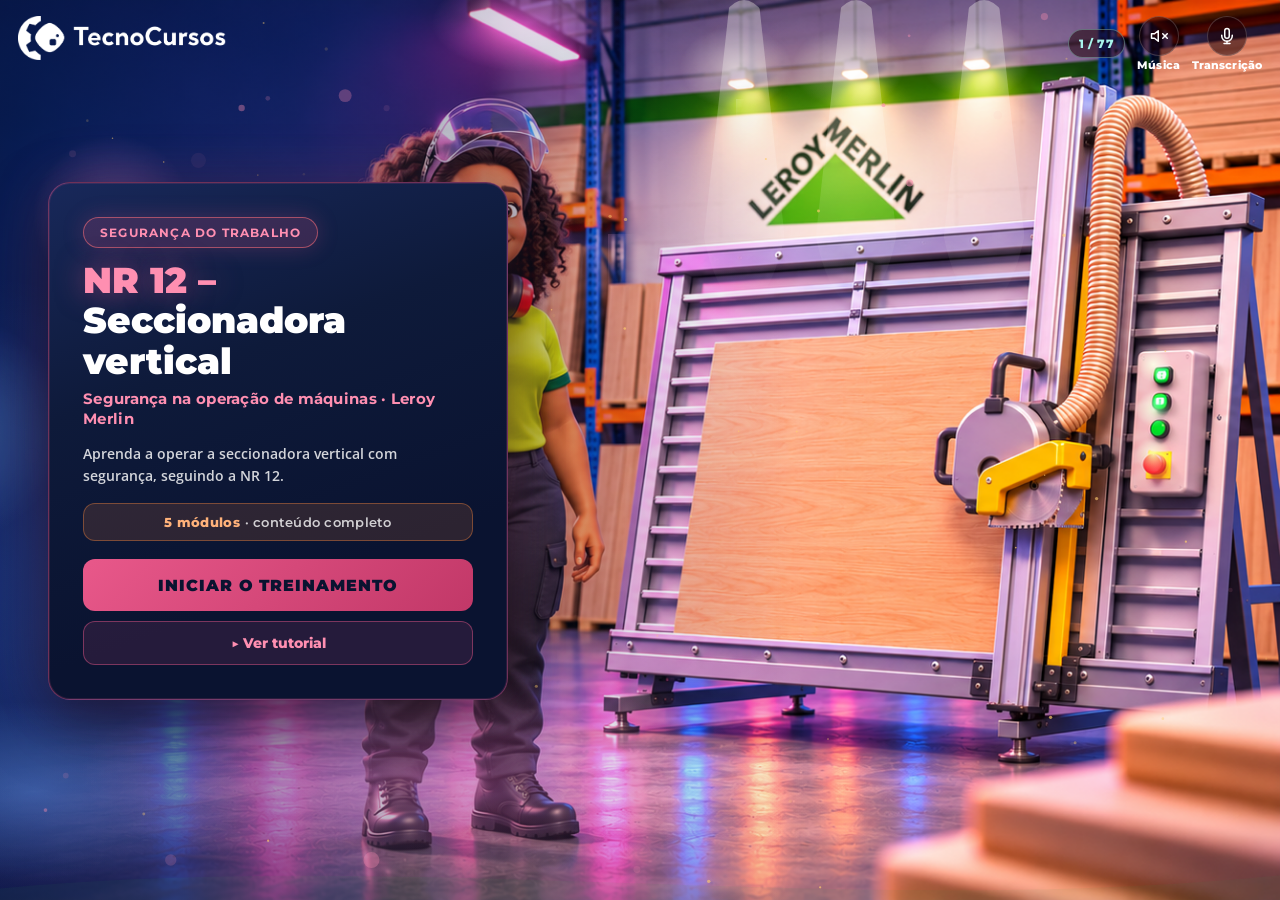
<file: index.html>
<!DOCTYPE html>
<html lang="pt-BR">
<head>
  <meta charset="UTF-8">
  <meta http-equiv="refresh" content="0; url=sessao-aprender.html">
  <link rel="canonical" href="sessao-aprender.html">
  <title>NR 12 – Seccionadora vertical</title>
  <script>location.replace('sessao-aprender.html');</script>
</head>
<body>
  <p style="font-family:Montserrat,sans-serif;padding:24px">
    Abrindo a sessão…
    <a href="sessao-aprender.html">Clique aqui se não abrir</a>
  </p>
</body>
</html>
</file>
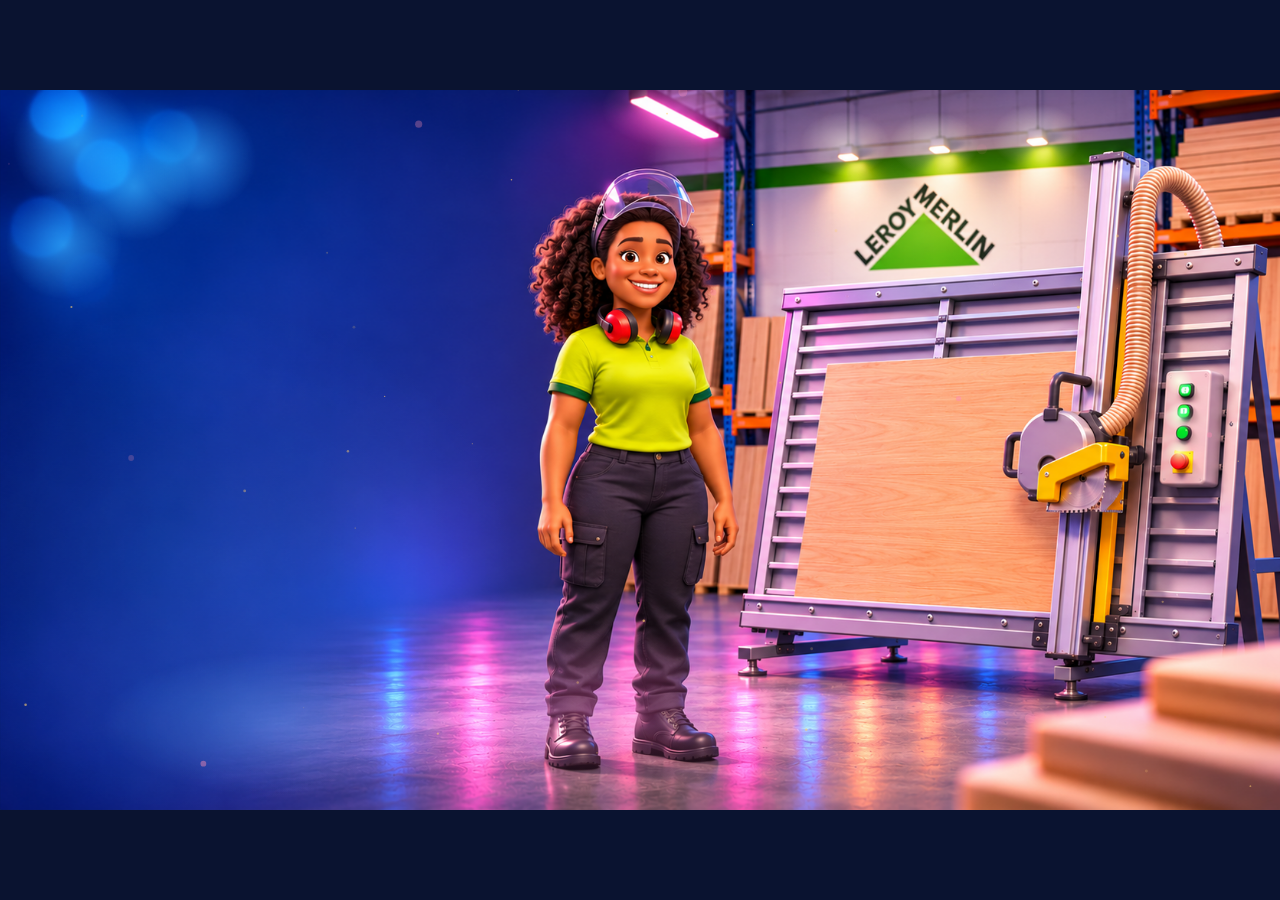
<file: capa-animada-teste.html>
<!doctype html>
<html lang="pt-BR"><head><meta charset="utf-8"><meta name="viewport" content="width=device-width,initial-scale=1">
<title>Teste da capa animada</title>
<style>
html,body{margin:0;height:100%;background:#0A1330}
.stage{position:relative;width:min(100vw,calc(100vh*16/9));aspect-ratio:16/9;margin:0 auto;overflow:hidden;top:50%;transform:translateY(-50%)}
.stage img{position:absolute;inset:0;width:100%;height:100%;display:block}
.g{position:absolute;border-radius:50%;pointer-events:none;mix-blend-mode:screen}
.led{width:2.2%;height:3.9%;background:radial-gradient(closest-side,rgba(110,255,150,.9),rgba(110,255,150,0));animation:blink 1.8s steps(1) infinite}
.led.l1{left:91%;top:38.5%}.led.l2{left:91%;top:43.5%;animation-delay:.6s;animation-duration:2.3s}.led.l3{left:91%;top:48.5%;animation-delay:1.1s}
.sign{left:63%;top:9%;width:18%;height:22%;background:radial-gradient(closest-side,rgba(130,235,90,.3),rgba(130,235,90,0));animation:pulse 3s ease-in-out infinite}
.lamp{width:7%;height:9%;background:radial-gradient(closest-side,rgba(255,255,230,.45),rgba(255,255,230,0));animation:pulse 4s ease-in-out infinite}
.lamp.a{left:62.5%;top:3%}.lamp.b{left:69.5%;top:3%;animation-delay:.9s}.lamp.c{left:77.5%;top:2%;animation-delay:1.7s}
.neon{left:47%;top:-3%;width:12%;height:11%;background:radial-gradient(closest-side,rgba(255,110,230,.5),rgba(255,110,230,0));animation:pulse 2.6s ease-in-out infinite}
.floor{left:25%;top:74%;width:42%;height:24%;background:radial-gradient(closest-side,rgba(255,110,200,.4),rgba(255,110,200,0));animation:pulse 3.4s ease-in-out infinite}
.floor.b{left:8%;top:78%;width:28%;height:20%;background:radial-gradient(closest-side,rgba(90,150,255,.4),rgba(90,150,255,0));animation-delay:1.2s}
.bk{border-radius:50%;background:radial-gradient(closest-side,rgba(60,150,255,.6),rgba(60,150,255,0));animation:pulse 5s ease-in-out infinite}
.bk.k1{left:1%;top:-1%;width:10%;height:17%}.bk.k2{left:6%;top:6%;width:9%;height:15%;animation-delay:1s}.bk.k3{left:11%;top:2%;width:9%;height:15%;animation-delay:2s}.bk.k4{left:.5%;top:14%;width:9%;height:15%;animation-delay:3s}
.fog{left:-10%;top:30%;width:50%;height:70%;background:radial-gradient(closest-side,rgba(80,120,255,.22),rgba(80,120,255,0));animation:drift 14s ease-in-out infinite alternate}
canvas{position:absolute;inset:0;width:100%;height:100%;pointer-events:none}
@keyframes blink{0%,60%{opacity:1}61%,75%{opacity:.15}76%,100%{opacity:1}}
@keyframes pulse{0%,100%{opacity:.35}50%{opacity:1}}
@keyframes drift{from{transform:translate(0,0) scale(1)}to{transform:translate(6%,-4%) scale(1.15)}}
@media (prefers-reduced-motion:reduce){.g{animation:none}}
</style></head><body>
<div class="stage" id="st">
<img src="assets/fotos/capa.png" alt="">
<div class="g fog"></div>
<div class="g bk k1"></div><div class="g bk k2"></div><div class="g bk k3"></div><div class="g bk k4"></div>
<div class="g neon"></div><div class="g lamp a"></div><div class="g lamp b"></div><div class="g lamp c"></div><div class="g sign"></div>
<div class="g led l1"></div><div class="g led l2"></div><div class="g led l3"></div>
<div class="g floor"></div><div class="g floor b"></div>
<canvas id="c"></canvas>
</div>
<script>
var cv=document.getElementById('c'),ctx=cv.getContext('2d'),W,H,P=[];
function size(){var r=cv.getBoundingClientRect();W=cv.width=r.width;H=cv.height=r.height}
size();addEventListener('resize',size);
function mk(i){var gold=Math.random()<.65;return{x:Math.random(),y:Math.random(),r:(gold?1.2:2.4)*(.6+Math.random()),vx:(Math.random()-.5)*.012,vy:-.01-Math.random()*.02,a:Math.random()*6.28,c:gold?'255,205,110':'255,143,177',bk:!gold&&Math.random()<.5}}
for(var i=0;i<70;i++)P.push(mk(i));
var last=0;
function f(t){var dt=Math.min((t-last)/1000,.05);last=t;ctx.clearRect(0,0,W,H);
 P.forEach(function(p){p.x+=p.vx*dt;p.y+=p.vy*dt;p.a+=dt*1.5;if(p.y<-.05){p.y=1.05;p.x=Math.random()}if(p.x<-.05)p.x=1.05;if(p.x>1.05)p.x=-.05;
  var al=.35+.35*Math.sin(p.a),s=H/941*p.r*(p.bk?2.2:1);
  ctx.beginPath();ctx.fillStyle='rgba('+p.c+','+(p.bk?al*.5:al)+')';ctx.arc(p.x*W,p.y*H,s,0,6.28);ctx.fill()});
 requestAnimationFrame(f)}
requestAnimationFrame(f);
</script></body></html>
</file>
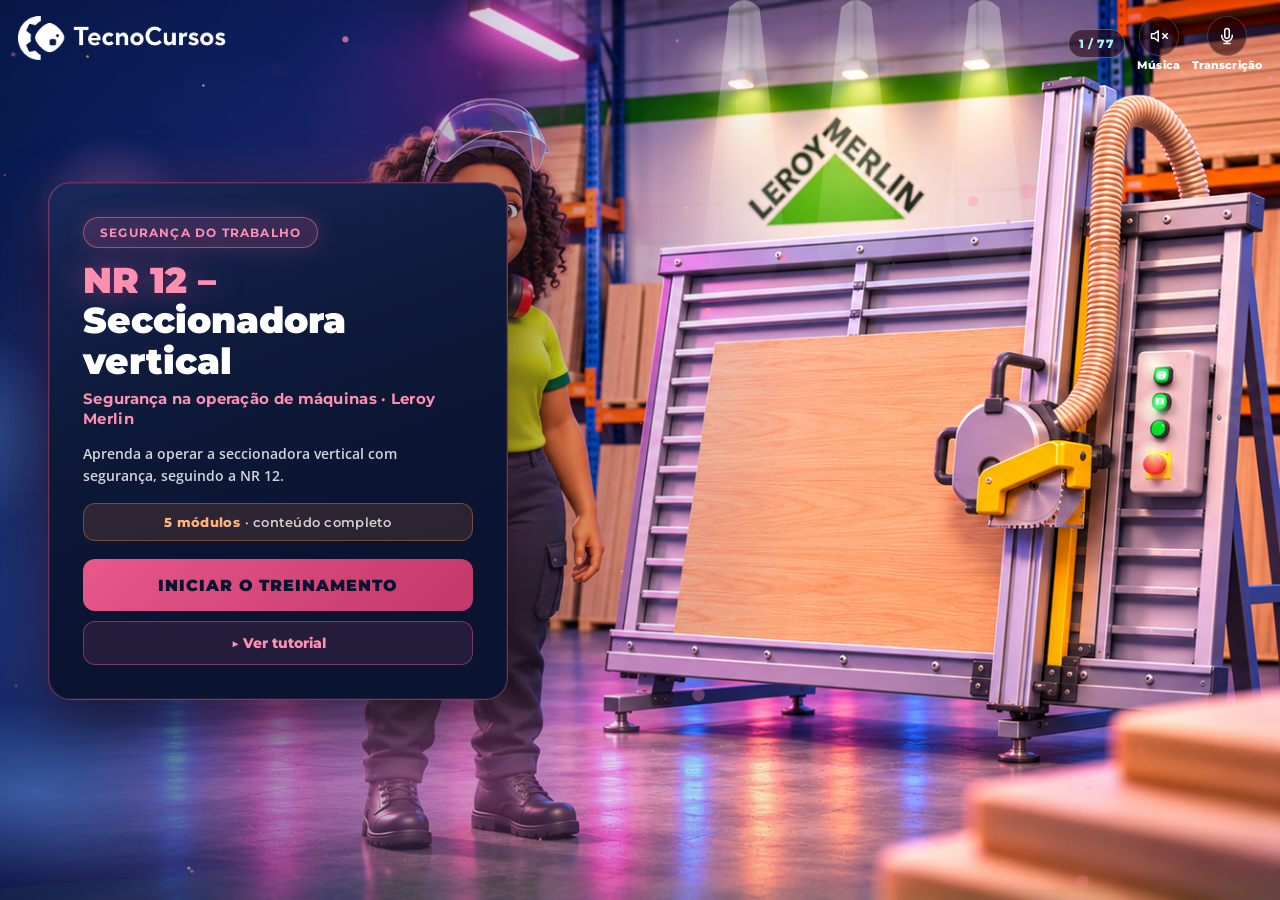
<file: sessao-aprender.html>
<!DOCTYPE html>
<html lang="pt-BR">
<head>
  <meta charset="UTF-8">
  <meta name="viewport" content="width=device-width, initial-scale=1, viewport-fit=cover">
  <meta name="referrer" content="no-referrer">
  <title>NR 12 – Seccionadora vertical</title>
  <link href="https://fonts.googleapis.com/css2?family=Montserrat:wght@400;600;700;800;900&family=Open+Sans:wght@400;600;700&display=swap" rel="stylesheet">
  <link rel="stylesheet" href="question-screen.css?v=fat2">
  <link rel="stylesheet" href="fundo-novo.css?v=gradLaranja1">
  <link rel="stylesheet" href="menu-compacto.css?v=tres3">
  <link rel="stylesheet" href="atividades.css?v=balanca1">
  <link rel="stylesheet" href="avancado-unlock.css?v=1">
  <link rel="stylesheet" href="mobile.css?v=m12">
  <link rel="stylesheet" href="capa-animada.css?v=2">
  <style>
    html, body { margin: 0; height: 100%; overflow: hidden; }
  </style>
</head>
<body>
  <div class="qs-app" id="app">
    <!-- Selo "Bem-vindo ao treinamento" — sempre depois da capa (página 1),
         antes do menu. Toque/clique ou 6s para continuar. -->
    <section class="qs-unlock" id="unlockIntro" hidden aria-label="Bem-vindo ao treinamento">
      <div class="qs-unlock-badge" aria-hidden="true">
        <span class="qs-unlock-badge-face">🪚</span>
      </div>
      <div class="qs-unlock-tag">NR 12 — SECCIONADORA VERTICAL</div>
      <h1 class="qs-unlock-title">Bem-vindo ao<br>treinamento</h1>
      <p class="qs-unlock-sub">Mais segurança para quem opera a seccionadora vertical.</p>
      <button type="button" class="qs-unlock-skip" id="btnUnlockSkip">Toque para continuar</button>
    </section>

    <!-- Capa (igual à referência) -->
    <section class="qs-home" id="home" aria-label="Abertura do treinamento">
      <div class="qs-home-photo" aria-hidden="true">
        <img class="qs-home-photo-img" id="homePhotoImg" src="assets/fotos/capa.png" alt="Capa do treinamento: seccionadora vertical da Leroy Merlin">
        <div class="qs-home-veil"></div>
      </div>
      <div class="qs-home-inner">
        <div class="qs-home-card">
          <div class="qs-home-tag">SEGURANÇA DO TRABALHO</div>
          <h1><em>NR 12 –</em> Seccionadora vertical</h1>
          <p class="qs-home-level">Segurança na operação de máquinas · Leroy Merlin</p>
          <p>Aprenda a operar a seccionadora vertical com segurança, seguindo a NR 12.</p>
          <p class="qs-home-meta"><strong>5 módulos</strong> · conteúdo completo</p>
          <div class="qs-home-actions">
            <button type="button" class="qs-home-start" id="btnStartHome">
              <span>INICIAR O TREINAMENTO</span>
            </button>
            <button type="button" class="qs-home-tutorial" id="btnTutorialHome">
              <span>▶ Ver tutorial</span>
            </button>
          </div>
        </div>
      </div>
      <div class="qs-home-logo">
        <img src="assets/fotos/LOGO.png" alt="TecnoCursos">
      </div>
      <div class="qs-wave" aria-hidden="true">
        <svg viewBox="0 0 1440 100" preserveAspectRatio="none">
          <path d="M0,55 C480,10 960,90 1440,40 L1440,100 L0,100 Z" fill="rgba(46, 158, 77, 0.07)" />
        </svg>
      </div>
    </section>

    <header class="qs-top" id="topBar" hidden>
      <div class="qs-brand">
        <img src="assets/fotos/LOGO.png" alt="TecnoCursos">
      </div>
      <div class="qs-progress" id="progress" aria-label="Progresso"></div>
      <span class="qs-page-chip" id="pageChip" hidden>0/0</span>
      <div class="qs-tools">
        <button type="button" id="btnMode" class="qs-sim-btn" title="Modo simulação" hidden aria-pressed="false">
          <span class="qs-label" id="simLabel">Simulação: OFF</span>
        </button>
        <button type="button" id="btnMusic" class="qs-tool-btn" title="Música" aria-pressed="false">
          <span class="qs-tool-disc">
            <svg class="qs-tool-ico ico-off" viewBox="0 0 24 24" fill="none" stroke="currentColor" stroke-width="2" stroke-linecap="round" stroke-linejoin="round" aria-hidden="true">
              <polygon points="11 5 6 9 2 9 2 15 6 15 11 19 11 5"/><line x1="23" y1="9" x2="17" y2="15"/><line x1="17" y1="9" x2="23" y2="15"/>
            </svg>
            <svg class="qs-tool-ico ico-on" viewBox="0 0 24 24" fill="none" stroke="currentColor" stroke-width="2" stroke-linecap="round" stroke-linejoin="round" aria-hidden="true">
              <polygon points="11 5 6 9 2 9 2 15 6 15 11 19 11 5"/><path d="M15.54 8.46a5 5 0 0 1 0 7.07"/><path d="M19.07 4.93a10 10 0 0 1 0 14.14"/>
            </svg>
          </span>
          <span class="qs-tool-label">Música</span>
        </button>
        <button type="button" id="btnTranscript" class="qs-tool-btn" title="Transcrição">
          <span class="qs-tool-disc">
            <svg class="qs-tool-ico" viewBox="0 0 24 24" fill="none" stroke="currentColor" stroke-width="2" stroke-linecap="round" stroke-linejoin="round" aria-hidden="true">
              <path d="M12 2a3 3 0 0 0-3 3v7a3 3 0 0 0 6 0V5a3 3 0 0 0-3-3z"/><path d="M19 11v1a7 7 0 0 1-14 0v-1"/><line x1="12" y1="19" x2="12" y2="22"/><line x1="8" y1="22" x2="16" y2="22"/>
            </svg>
          </span>
          <span class="qs-tool-label">Transcrição</span>
        </button>
      </div>
    </header>

    <main class="qs-stage" id="stage" hidden>
      <button class="qs-nav" id="btnBack" aria-label="Anterior" disabled>
        <svg viewBox="0 0 24 24" fill="none" stroke="currentColor" stroke-width="2.4" stroke-linecap="round" stroke-linejoin="round"><polyline points="15 18 9 12 15 6"/></svg>
      </button>
      <div class="qs-col">
        <div class="qs-pts" id="ptsChip" hidden><span class="qs-pts-val">0 pts</span></div>
        <div class="qs-shell" id="shell"></div>
        <button type="button" class="qs-more" id="btnMore" hidden aria-label="Ver o conteúdo abaixo">
          <svg viewBox="0 0 24 24" fill="none" stroke="currentColor" stroke-width="2.6" stroke-linecap="round" stroke-linejoin="round" aria-hidden="true"><polyline points="6 9 12 15 18 9"/></svg>
        </button>
      </div>
      <button class="qs-nav" id="btnFwd" aria-label="Próximo" disabled>
        <svg viewBox="0 0 24 24" fill="none" stroke="currentColor" stroke-width="2.4" stroke-linecap="round" stroke-linejoin="round"><polyline points="9 18 15 12 9 6"/></svg>
      </button>
    </main>

    <div class="qs-wave qs-wave-session" id="sessionWave" aria-hidden="true" hidden>
      <svg viewBox="0 0 1440 100" preserveAspectRatio="none">
        <path d="M0,55 C480,10 960,90 1440,40 L1440,100 L0,100 Z" fill="rgba(46, 158, 77, 0.07)" />
      </svg>
    </div>
  </div>

  <!-- Modal Tutorial -->
  <div class="qs-tut-overlay" id="tutorialModal" hidden>
    <div class="qs-tut-card" role="dialog" aria-modal="true" aria-labelledby="tutTitle">
      <div class="qs-tut-accent" aria-hidden="true"></div>
      <div class="qs-tut-badge">▶ TUTORIAL</div>
      <h2 id="tutTitle">Antes de começar — <span>Orientações iniciais</span></h2>
      <p>Assista ao vídeo para entender como navegar pelos módulos, responder às atividades e usar as ferramentas.</p>
      <div class="qs-tut-video">
        <iframe id="tutIframe" src="https://player-vz-d35edf2a-8e7.tv.pandavideo.com.br/embed/?v=58c2b207-5c32-4336-acba-6df97de39825&saveProgress=false" title="Tutorial do treinamento" allow="accelerometer;gyroscope;autoplay;encrypted-media;picture-in-picture" allowfullscreen fetchpriority="high"></iframe>
      </div>
      <div class="qs-tut-foot">
        <button type="button" class="qs-tut-close" id="btnTutorialClose">✓ Entendi, vamos começar</button>
      </div>
    </div>
  </div>

    <div class="qs-toast" id="simToast" hidden role="status"></div>

    <button type="button" class="qs-jump-fab" id="simFab" hidden>Sim · mapa</button>
    <aside class="qs-jump" id="simJump" hidden>
      <header>
        <div>
          <strong>Mapa da simulação</strong>
          <span id="simJumpPos">—</span>
        </div>
        <button type="button" id="btnJumpClose" aria-label="Fechar mapa">×</button>
      </header>
      <div class="qs-jump-list" id="simJumpList"></div>
      <button type="button" class="qs-jump-off" id="btnJumpOff">Desligar simulação</button>
    </aside>

  <audio id="bg-music" loop preload="metadata" aria-hidden="true"></audio>

  <script src="question-screen-data.js?v=fat1"></script>
  <script src="question-screen.js?v=fat1"></script>
  <script src="capa-animada.js?v=2"></script>
  <script src="narration-text.js?v=mergeFirstAid7"></script>
  <script src="narration.js?v=tts7"></script>
  <script>
(function () {
  var session = window.QUESTION_SCREEN_SESSION;
  if (!session || !session.modules || !session.modules.length) {
    document.getElementById('shell').innerHTML = '<div class="qs-menu"><p>Conteúdo não encontrado.</p></div>';
    return;
  }

  var modules = session.modules;

  /* A abertura e o menu também são páginas numeradas, então abrem o catálogo.
     mi/si = -1 marca que não são telas de módulo; quem navega olha o "view". */
  var catalog = [
    { n: 1, view: 'home', mi: -1, si: -1, mod: 0, type: 'home', title: 'Abertura', kind: 'Abertura' },
    { n: 2, view: 'menu', mi: -1, si: -1, mod: 0, type: 'menu', title: 'Conteúdo programático', kind: 'Menu' }
  ];
  modules.forEach(function (m, mi) {
    (m.screens || []).forEach(function (s, si) {
      catalog.push({
        n: catalog.length + 1,
        view: 'play',
        mi: mi,
        si: si,
        mod: m.id,
        type: s.type || '',
        title: s.title || s.question || s.kicker || s.type || 'Tela',
        kind: (
          s.type === 'cover' ? 'Capa' :
          s.type === 'video' ? 'Vídeo' :
          s.type === 'image' ? 'Foto' :
          s.type === 'content' ? 'Texto' :
          s.type === 'quiz-intro' ? 'Desafio' :
          s.type === 'question' ? 'Pergunta' :
          s.type === 'reflect' ? 'Reflexão' :
          s.type === 'compare' ? 'Compare' :
          s.type === 'order' ? 'Ordenar' :
          s.type === 'match' ? 'Associação' :
          s.type === 'fill' ? 'Completar' :
          s.type === 'sort' ? 'Classificar' :
          s.type === 'rhythm' ? 'Ritmo' :
          s.type === 'finale' ? 'Conclusão' :
          s.type
        )
      });
    });
  });
  var jumpOpen = false;
  var modIndex = -1;
  var slideIndex = 0;
  var answered = {};
  var qs = null;
  var mode = 'home'; /* home | menu | play */
  var showingResult = false;
  var autoAdvanceTimer = null;
  var quizState = {
    active: false,
    correct: 0,
    answered: 0,
    minCorrect: 0,
    total: 0,
    introIndex: -1,
    passed: false,
    points: 0,
    streak: 0,
    bestStreak: 0
  };
  var sessionAnswers = {};
  var PTS_MAX = 50;
  function isScoreType(type) {
    return type === 'question' || type === 'order' || type === 'match' || type === 'fill' || type === 'sort' || type === 'rhythm';
  }
  function isGateType(type) {
    return isScoreType(type) || type === 'reflect' || type === 'compare';
  }
  // regras/atividades interativas: a seta só libera depois de concluir a sequência
  function isStepsGate(s) {
    if (!s || s.type !== 'content') return false;
    if (s.steps || s.skin === 'ficha') return true;
    var layout = s.layout;
    if (layout === 'lista-foto' || layout === 'acordeao' || layout === 'mural') return true;
    if (layout === 'quickcards' && (s.qcStyle === 'checklist' || s.qcStyle === 'deck')) return true;
    return false;
  }
  // vídeo com player: só libera o avanço faltando ~8s para o fim
  function isVideoGate(s) {
    return !!(s && s.type === 'video' && (s.embed || s.panda || s.video));
  }
  function isQuizStep(s) {
    return !!(s && isScoreType(s.type));
  }
  var questionCount = catalog.filter(function (item) { return isScoreType(item.type); }).length;

  function sessionTotals() {
    var pts = 0;
    var hits = 0;
    Object.keys(sessionAnswers).forEach(function (id) {
      var a = sessionAnswers[id] || {};
      pts += a.pts || 0;
      if (a.correct) hits += 1;
    });
    return {
      points: pts,
      hits: hits,
      answered: Object.keys(sessionAnswers).length,
      questions: questionCount,
      max: questionCount * PTS_MAX
    };
  }

  function sessionMedal(tot) {
    var max = tot.max || 1;
    var pct = tot.points / max;
    if (pct >= 0.8) return { emoji: '🥇', name: 'Medalha de ouro', rank: 'gold' };
    if (pct >= 0.6) return { emoji: '🥈', name: 'Medalha de prata', rank: 'silver' };
    return { emoji: '🥉', name: 'Medalha de bronze', rank: 'bronze' };
  }

  function quizMedal(passed, correct, total) {
    var pct = total ? correct / total : 0;
    if (pct >= 1) return { emoji: '🥇', name: 'Medalha de ouro', rank: 'gold' };
    if (passed && pct >= 0.8) return { emoji: '🥈', name: 'Medalha de prata', rank: 'silver' };
    if (passed) return { emoji: '🥉', name: 'Medalha de bronze', rank: 'bronze' };
    return { emoji: '📚', name: '', rank: 'none' };
  }

  function updatePtsChip() {
    var chip = document.getElementById('ptsChip');
    if (!chip) return;
    var tot = sessionTotals();
    /* O placar só faz sentido na atividade do fim do módulo: fora dela não
       há o que pontuar, e o chip virava enfeite pelo resto do curso. Vale
       da abertura do desafio até o resultado; depois some de novo. */
    var s = mode === 'play' ? current() : null;
    var noDesafio = !!s && (isScoreType(s.type) || s.type === 'quiz-intro');
    chip.hidden = !(noDesafio || (mode === 'play' && showingResult));
    var val = chip.querySelector('.qs-pts-val');
    if (!val) {
      val = document.createElement('span');
      val.className = 'qs-pts-val';
      chip.insertBefore(val, chip.firstChild);
    }
    val.textContent = tot.points + ' pts';
  }

  /* No acerto o placar “pula” e sobe um +N — feedback rápido sem atrapalhar. */
  function celebratePts(gained) {
    var chip = document.getElementById('ptsChip');
    if (!chip || !(gained > 0)) {
      updatePtsChip();
      return;
    }
    updatePtsChip();
    chip.classList.remove('is-gain');
    void chip.offsetWidth;
    chip.classList.add('is-gain');

    var fly = chip.querySelector('.qs-pts-fly');
    if (!fly) {
      fly = document.createElement('span');
      fly.className = 'qs-pts-fly';
      fly.setAttribute('aria-hidden', 'true');
      chip.appendChild(fly);
    }
    fly.textContent = '+' + gained;
    fly.classList.remove('is-on');
    void fly.offsetWidth;
    fly.classList.add('is-on');

    clearTimeout(celebratePts._t);
    celebratePts._t = setTimeout(function () {
      chip.classList.remove('is-gain');
      if (fly) fly.classList.remove('is-on');
    }, 900);
  }

  function clearAutoAdvance() {
    if (autoAdvanceTimer) {
      clearTimeout(autoAdvanceTimer);
      autoAdvanceTimer = null;
    }
  }

  function resetQuizState() {
    quizState = {
      active: false,
      correct: 0,
      answered: 0,
      minCorrect: 0,
      total: 0,
      introIndex: -1,
      passed: false,
      points: 0,
      streak: 0,
      bestStreak: 0
    };
    showingResult = false;
    updatePtsChip();
  }

  function countQuizQuestionsFrom(startIdx) {
    var list = screens();
    var n = 0;
    for (var i = startIdx + 1; i < list.length; i++) {
      if (!isScoreType(list[i].type)) break;
      n++;
    }
    return n || 1;
  }

  function isLastQuizQuestion() {
    var s = current();
    if (!isQuizStep(s)) return false;
    var next = screens()[slideIndex + 1];
    return !isQuizStep(next);
  }

  function clearQuizAnswers() {
    var list = screens();
    if (quizState.introIndex < 0) return;
    for (var i = quizState.introIndex + 1; i < list.length; i++) {
      if (!isScoreType(list[i].type)) break;
      delete answered[list[i].id];
      delete sessionAnswers[list[i].id];
    }
  }

  /* Progresso dos módulos só vale nesta sessão (memória).
     F5 / Ctrl+F5 zera tudo e volta pra capa — como antes. */
  var RESUME_KEY = 'nr12-sessao-aprender-resume';
  var progress = { unlockedUpTo: 0, completed: {} };

  function saveResume() {
    /* no-op: não persiste mais no navegador */
  }

  try { localStorage.removeItem(RESUME_KEY); } catch (err) {}

  var demoMode = false;
  try { demoMode = sessionStorage.getItem('nr12-demoMode') === '1'; } catch (err) {}

  function isUnlocked(i) {
    if (demoMode) return true;
    return i >= 0 && i <= progress.unlockedUpTo;
  }

  function isCompleted(i) {
    return !!progress.completed[String(i)];
  }

  function completeCurrentModule() {
    if (modIndex < 0) return;
    progress.completed[String(modIndex)] = true;
    if (modIndex + 1 < modules.length) {
      progress.unlockedUpTo = Math.max(progress.unlockedUpTo, modIndex + 1);
    }
  }

  // módulo disponível agora; 0 quando todos já foram concluídos
  function nextModuleNumber() {
    for (var i = 0; i < modules.length; i++) {
      if (isUnlocked(i) && !isCompleted(i)) return modules[i].id;
    }
    return 0;
  }

  function menuCallout() {
    var next = -1;
    for (var i = 0; i < modules.length; i++) {
      if (isUnlocked(i) && !isCompleted(i)) { next = i; break; }
    }
    if (next < 0) {
      var allDone = modules.every(function (_, i) { return isCompleted(i); });
      if (allDone) {
        return {
          title: 'Treinamento concluído!',
          body: 'Você finalizou todos os módulos. Pode revisitar qualquer um quando quiser.'
        };
      }
      next = progress.unlockedUpTo;
    }
    var m = modules[next];
    if (next === 0 && !isCompleted(0)) {
      return {
        title: demoMode ? 'Modo simulação ligado' : 'Vamos começar pelo Módulo 1?',
        body: demoMode
          ? 'Todos os módulos estão liberados. Avance sem travar em quiz ou vídeo.'
          : 'Toque no card liberado para iniciar.'
      };
    }
    return {
      title: demoMode ? 'Modo simulação ligado' : ('Módulo ' + m.id + ' liberado!'),
      body: demoMode
        ? 'Todos os módulos estão liberados. Avance sem travar em quiz ou vídeo.'
        : 'Toque no card para continuar.'
    };
  }

  var app = document.getElementById('app');
  var home = document.getElementById('home');
  var topBar = document.getElementById('topBar');
  var stage = document.getElementById('stage');
  var progressEl = document.getElementById('progress');
  var shell = document.getElementById('shell');
  var btnBack = document.getElementById('btnBack');
  var btnFwd = document.getElementById('btnFwd');
  var brandTxt = null;
  var bgMusic = document.getElementById('bg-music');

  if (brandTxt) brandTxt.textContent = (session.meta && session.meta.title) || 'NR 12';
  if (bgMusic) {
    bgMusic.src = (session.meta && session.meta.musicSrc) || 'musica/musica_foco.mp3';
    bgMusic.volume = 0.35;
  }

  var sessionWave = document.getElementById('sessionWave');

  function setChrome(visible) {
    // a barra fica sempre no DOM: na abertura o CSS deixa só as ferramentas
    if (topBar) topBar.hidden = false;
    if (stage) stage.hidden = !visible;
    if (home) home.hidden = visible;
    if (sessionWave) sessionWave.hidden = !visible;
    app.classList.toggle('is-home', !visible);
  }

  function showHome() {
    mode = 'home';
    modIndex = -1;
    clearAutoAdvance();
    resetQuizState();
    if (qs) { qs.destroy(); qs = null; }
    setChrome(false);
    renderProgress();
    syncJumpUI();
    saveResume();
    if (window.Narration) Narration.pageChanged();
  }

  function currentMod() { return modules[modIndex]; }
  function screens() { return currentMod() ? currentMod().screens : []; }
  function current() { return screens()[slideIndex]; }

  function isFinale() {
    var s = current();
    return !!(s && s.type === 'finale');
  }

  function exitPlay() {
    if (isFinale()) showHome();
    else showMenu();
  }

  function renderProgress() {
    if (mode !== 'play') {
      progressEl.innerHTML = '';
      return;
    }
    var list = screens();
    progressEl.innerHTML = list.map(function (_, i) {
      var cls = i < slideIndex ? 'done' : (i === slideIndex ? 'cur' : '');
      return '<i class="' + cls + '"></i>';
    }).join('');
  }

  function canForward() {
    if (isFinale()) return modIndex + 1 < modules.length;
    if (showingResult) return !!quizState.passed;
    var s = current();
    if (!s) return false;
    /* A ficha de alongamento trava a seta mesmo em simulação: o bloqueio
       faz parte do teste da página. O atalho go continua pulando. */
    if (isStepsGate(s)) return !!answered[s.id];
    if (demoMode) return true;
    if (s.type === 'question') return !!answered[s.id];
    if (isGateType(s.type)) return !!answered[s.id];
    if (isVideoGate(s)) return !!answered[s.id];
    return true;
  }

  function updateNav() {
    if (mode === 'home') {
      btnBack.disabled = true;
      btnFwd.disabled = true;
      return;
    }
    if (mode === 'menu') {
      btnBack.disabled = false;
      btnFwd.disabled = true;
      return;
    }
    if (mode !== 'play') {
      btnBack.disabled = true;
      btnFwd.disabled = true;
      return;
    }
    btnBack.disabled = showingResult;
    btnFwd.disabled = showingResult ? !quizState.passed : !canForward();
  }

  // temas das questões erradas, para orientar o que estudar antes de tentar de novo
  function buildReviewList() {
    var list = screens();
    var out = [];
    var seen = {};
    if (quizState.introIndex < 0) return out;
    for (var i = quizState.introIndex + 1; i < list.length; i++) {
      var s = list[i];
      if (!isScoreType(s.type)) break;
      if (s.opinion) continue;
      var ans = sessionAnswers[s.id];
      if (ans && ans.correct) continue;
      var topic = s.review || s.question || s.title || '';
      if (!topic || seen[topic]) continue;
      seen[topic] = true;
      out.push(topic);
    }
    return out;
  }

  function showQuizResult() {
    clearAutoAdvance();
    showingResult = true;
    var total = quizState.total || quizState.answered || 1;
    var hits = quizState.correct;
    var min = quizState.minCorrect || Math.ceil(total * 0.75);
    /* simulação: quem pulou o desafio pela seta vê o resultado como aprovado */
    if (demoMode && !quizState.answered) { hits = total; quizState.correct = total; }
    quizState.passed = hits >= min;
    var medal = quizMedal(quizState.passed, hits, total);
    var m = currentMod() || {};
    var unlock = m.titleUnlock || null;
    /* Só libera o título do módulo no último desafio — se ainda houver
       conteúdo depois (ex.: primeiros socorros + RCP no mesmo módulo),
       o resultado intermediário fica só com a medalha. */
    var listNow = screens();
    var afterQuiz = slideIndex + 1;
    while (afterQuiz < listNow.length && isScoreType(listNow[afterQuiz].type)) afterQuiz++;
    var isModuleClosingQuiz = afterQuiz >= listNow.length;
    var titleUnlock = (quizState.passed && unlock && isModuleClosingQuiz)
      ? {
          moduleLabel: 'Módulo ' + m.id + ' concluído',
          title: unlock.title,
          body: unlock.body,
          icon: unlock.icon
        }
      : null;
    var faceIcon = titleUnlock ? (titleUnlock.icon || '🏅') : medal.emoji;
    var faceRank = titleUnlock ? 'title' : medal.rank;

    if (qs) qs.destroy();
    qs = QuestionScreen.mount(shell, {
      type: 'quiz-result',
      passed: quizState.passed,
      score: hits,
      total: total,
      minCorrect: min,
      points: quizState.points,
      streak: quizState.bestStreak,
      medal: faceIcon,
      medalName: '',
      medalRank: faceRank,
      icon: faceIcon,
      title: quizState.passed ? 'Desafio concluído!' : 'Desafio não concluído',
      titleUnlock: titleUnlock,
      review: quizState.passed ? [] : buildReviewList()
    }, {
      onContinue: handleContinue
    });

    renderProgress();
    updateNav();
    updatePtsChip();
    if (quizState.passed) {
      try { if (typeof playBeep === 'function') playBeep('end'); } catch (e) {}
    }
    if (window.Narration) Narration.pageChanged();
  }

  function restartQuiz() {
    clearAutoAdvance();
    showingResult = false;
    clearQuizAnswers();
    quizState.correct = 0;
    quizState.answered = 0;
    quizState.passed = false;
    quizState.points = 0;
    quizState.streak = 0;
    quizState.bestStreak = 0;
    quizState.active = true;
    if (quizState.introIndex >= 0) {
      slideIndex = quizState.introIndex;
      mountSlide();
    }
  }

  function finishAfterQuiz() {
    clearAutoAdvance();
    showingResult = false;
    quizState.active = false;
    var list = screens();
    var next = slideIndex + 1;
    while (next < list.length && isScoreType(list[next].type)) next++;
    if (next >= list.length) {
      completeCurrentModule();
      var nextMod = modIndex + 1;
      if (nextMod < modules.length) {
        progress.unlockedUpTo = Math.max(progress.unlockedUpTo, nextMod);
        openModule(nextMod);
        return;
      }
      showMenu();
      return;
    }
    slideIndex = next;
    mountSlide();
    if (isFinale()) completeCurrentModule();
  }

  function handleContinue(info) {
    var action = info && info.action;
    if (action === 'retry') {
      restartQuiz();
      return;
    }
    if (action === 'finish') {
      finishAfterQuiz();
      return;
    }
    advance();
  }

  function advance() {
    clearAutoAdvance();
    if (showingResult) {
      if (quizState.passed || demoMode) finishAfterQuiz();
      return;
    }
    if (!canForward() && !demoMode) return;
    var s = current();
    if (s && isQuizStep(s) && answered[s.id] && isLastQuizQuestion()) {
      showQuizResult();
      return;
    }
    if (slideIndex >= screens().length - 1) {
      completeCurrentModule();
      var nextMod = modIndex + 1;
      if (nextMod < modules.length) {
        progress.unlockedUpTo = Math.max(progress.unlockedUpTo, nextMod);
        openModule(nextMod);
        return;
      }
      if (isFinale()) {
        updateNav();
        return;
      }
      showMenu();
      return;
    }
    go(1);
  }

  function showMenu() {
    mode = 'menu';
    modIndex = -1;
    clearAutoAdvance();
    resetQuizState();
    if (qs) { qs.destroy(); qs = null; }
    if (brandTxt) brandTxt.textContent = (session.meta && session.meta.title) || 'NR 12';
    setChrome(true);
    var callout = menuCallout();
    shell.innerHTML =
      '<div class="qs-menu">' +
        '<h1><span class="qs-menu-norm">NR 12 –</span> Seccionadora vertical</h1>' +
        '<p class="qs-menu-level">Segurança na operação de máquinas · Leroy Merlin</p>' +
        '<p class="qs-menu-lead">Conteúdo programático completo.</p>' +
        '<div class="qs-start-callout" role="status">' +
          '<strong>' + callout.title + '</strong>' +
          '<span>' + callout.body + '</span>' +
        '</div>' +
        '<div class="qs-mod-grid">' +
          modules.map(function (m, i) {
            var locked = !isUnlocked(i);
            var done = isCompleted(i);
            var cls = locked ? ' is-locked' : (done ? ' is-done' : ' is-open is-pulse');
            var statusLabel = locked
              ? ('Após o Módulo ' + modules[i - 1].id)
              : (done ? 'Concluído' : (i === 0 ? 'Começar' : 'Continuar'));
            var statusCls = locked ? 'qs-lock' : (done ? 'qs-done' : 'qs-go');
            return '<button type="button" class="qs-mod-card' + cls + '"' +
              ' data-mod="' + i + '"' +
              (locked ? ' disabled aria-disabled="true"' : '') +
              ' aria-label="Módulo ' + m.id + ': ' + m.title + (locked ? ' (libera após o Módulo ' + modules[i - 1].id + ')' : '') + '"' +
              '>' +
              '<div class="qs-mod-num">' + m.id + '</div>' +
              '<strong class="qs-mod-title">' + m.title + '</strong>' +
              '<em class="' + statusCls + '">' + statusLabel + '</em>' +
            '</button>';
          }).join('') +
        '</div>' +
      '</div>';
    renderProgress();
    updateNav();
    syncJumpUI();
    revelarModuloLiberado();
    saveResume();
    if (window.Narration) Narration.pageChanged();
  }

  /* No celular a trilha não cabe inteira: a lista começa no Módulo 1 e o
     módulo da vez pode ficar abaixo da dobra, passando a impressão de que o
     curso termina no 2. Aqui a rolagem já vai até ele. O movimento é suave de
     propósito: além de levar ao card certo, mostra que a lista corre.

     O alvo é o índice liberado, e não o primeiro card marcado como aberto:
     quem pula páginas pelo atalho destrava todos os módulos anteriores de
     uma vez, e aí o primeiro aberto seria sempre o Módulo 1. */
  function revelarModuloLiberado() {
    var caixa = shell.querySelector('.qs-menu');
    if (!caixa) return;
    var alvo = Math.min(progress.unlockedUpTo, modules.length - 1);
    var card = caixa.querySelector('.qs-mod-card[data-mod="' + alvo + '"]');
    if (!card) return;

    requestAnimationFrame(function () {
      var sobra = caixa.scrollHeight - caixa.clientHeight;
      if (sobra <= 0) return;                       // cabe tudo: nada a fazer

      /* offsetTop, e não getBoundingClientRect: o menu entra com uma animação
         que o encolhe um pouco, e medida de tela sai torta enquanto ela roda. */
      var topo = card.offsetTop;
      var fim = topo + card.offsetHeight;
      var vista = caixa.scrollTop;

      // não basta caber na borda: sem respiro embaixo o card passa despercebido
      var RESPIRO = 40;
      if (topo >= vista && fim + RESPIRO <= vista + caixa.clientHeight) return;

      caixa.scrollTo({
        top: Math.max(0, Math.min(sobra, topo - 12)),
        behavior: 'smooth'
      });
    });
  }

  function openModule(i) {
    if (!isUnlocked(i)) return;
    clearAutoAdvance();
    resetQuizState();
    setChrome(true);
    modIndex = i;
    slideIndex = 0;
    answered = {};
    mode = 'play';
    if (brandTxt) brandTxt.textContent = 'Módulo ' + currentMod().id;
    prefetchNearbyImages(0);
    var list = screens();
    for (var j = 0; j < list.length; j++) {
      if (list[j] && list[j].image) prefetchImage(list[j].image);
    }
    mountSlide();
  }

  function currentGlobalPage() {
    if (mode === 'home') return 1;
    if (mode === 'menu') return 2;
    if (mode !== 'play' || modIndex < 0) return 0;
    for (var i = 0; i < catalog.length; i++) {
      if (catalog[i].mi === modIndex && catalog[i].si === slideIndex) return catalog[i].n;
    }
    return 0;
  }

  function typeLabel(type) {
    return (
      type === 'home' ? 'Abertura' :
      type === 'menu' ? 'Menu' :
      type === 'cover' ? 'Capa' :
      type === 'video' ? 'Vídeo' :
      type === 'image' ? 'Foto' :
      type === 'content' ? 'Texto' :
      type === 'quiz-intro' ? 'Desafio' :
      type === 'question' ? 'Pergunta' :
      type === 'reflect' ? 'Reflexão' :
      type === 'compare' ? 'Compare' :
      type === 'order' ? 'Ordenar' :
      type === 'match' ? 'Associação' :
      type === 'fill' ? 'Completar' :
      type === 'sort' ? 'Classificar' :
      type === 'rhythm' ? 'Ritmo' :
      type === 'finale' ? 'Conclusão' :
      type || 'Tela'
    );
  }

  function prepareQuizForJump(targetSi) {
    var list = screens();
    var intro = -1;
    var i;
    for (i = 0; i < list.length; i++) {
      if (list[i].type === 'quiz-intro') intro = i;
    }
    if (intro < 0) return;
    var total = 0;
    var min = 0;
    for (i = intro + 1; i < list.length; i++) {
      if (isScoreType(list[i].type)) total++;
    }
    min = list[intro].minCorrect != null ? Number(list[intro].minCorrect) : Math.ceil(total * 0.75);
    quizState = {
      active: true,
      correct: total,
      answered: total,
      minCorrect: min,
      total: total,
      introIndex: intro,
      passed: true,
      points: 0,
      streak: 0,
      bestStreak: 0
    };
    for (i = 0; i < list.length; i++) {
      if ((isGateType(list[i].type) || isStepsGate(list[i]) || isVideoGate(list[i])) && list[i].id) {
        answered[list[i].id] = true;
      }
    }
    if (targetSi > intro) showingResult = false;
  }

  function jumpToPage(n) {
    var item = catalog[n - 1];
    if (!item) return false;
    if (item.view === 'home') { showHome(); return true; }
    if (item.view === 'menu') { showMenu(); return true; }
    /* O pulo atravessa o bloqueio dos módulos, então libera o caminho até ali:
       sem isso o menu mostraria como trancado o módulo em que a pessoa está. */
    progress.unlockedUpTo = Math.max(progress.unlockedUpTo, item.mi);
    jumpToScreen(item.mi, item.si);
    return true;
  }

  /* Última tela de conteúdo de um módulo: quem volta para o módulo anterior
     para aqui, e não na última pergunta do desafio. */
  function lastContentIndex(mi) {
    var list = (modules[mi] && modules[mi].screens) || [];
    for (var i = list.length - 1; i >= 0; i--) {
      if (!isScoreType(list[i].type) && list[i].type !== 'quiz-intro') return i;
    }
    return Math.max(0, list.length - 1);
  }

  function jumpToScreen(mi, si) {
    if (!modules[mi] || !modules[mi].screens[si]) return;
    clearAutoAdvance();
    resetQuizState();
    answered = {};
    setChrome(true);
    modIndex = mi;
    slideIndex = si;
    mode = 'play';
    if (brandTxt) brandTxt.textContent = 'Módulo ' + currentMod().id;
    var s = current();
    if (s && (isQuizStep(s) || s.type === 'quiz-intro' || s.type === 'finale')) {
      prepareQuizForJump(si);
    }
    mountSlide();
    syncJumpUI();
    var listEl = document.getElementById('simJumpList');
    var cur = listEl && listEl.querySelector('.qs-jump-item.is-cur');
    if (cur && cur.scrollIntoView) cur.scrollIntoView({ block: 'nearest' });
  }

  function renderJumpList() {
    var box = document.getElementById('simJumpList');
    if (!box) return;
    var html = '';
    var lastMod = null;
    var curN = currentGlobalPage();
    catalog.forEach(function (item) {
      if (item.mod !== lastMod) {
        lastMod = item.mod;
        html += '<div class="qs-jump-mod">' +
          (item.view === 'play' ? ('Módulo ' + item.mod) : 'Início') + '</div>';
      }
      html += '<button type="button" class="qs-jump-item' + (item.n === curN ? ' is-cur' : '') + '" data-jump="' + item.n + '">' +
        '<span class="qs-jump-n">' + item.n + '</span>' +
        '<span><small>' + typeLabel(item.type) + '</small><b>' + item.title + '</b></span>' +
      '</button>';
    });
    box.innerHTML = html;
    box.querySelectorAll('[data-jump]').forEach(function (btn) {
      btn.addEventListener('click', function () {
        sfx('click');
        jumpToPage(+btn.getAttribute('data-jump'));
      });
    });
  }

  function setJumpOpen(on) {
    jumpOpen = !!on && !!demoMode;
    var panel = document.getElementById('simJump');
    if (panel) panel.hidden = !jumpOpen;
    if (jumpOpen) renderJumpList();
  }

  function syncJumpUI() {
    var globalTotal = catalog.length;
    var globalN = currentGlobalPage();
    var globalPos = globalN ? (globalN + ' / ' + globalTotal) : ('— / ' + globalTotal);
    var chip = document.getElementById('pageChip');
    if (chip) {
      chip.hidden = !globalTotal || !globalN;
      chip.textContent = globalN ? (globalN + ' / ' + globalTotal) : '0 / 0';
      chip.title = 'Página do treinamento (total)';
    }
    var posEl = document.getElementById('simJumpPos');
    if (posEl) posEl.textContent = globalPos;
    var fab = document.getElementById('simFab');
    if (fab) fab.hidden = !demoMode;
    if (jumpOpen && demoMode) renderJumpList();
    else if (!demoMode) setJumpOpen(false);
  }

  var imagePrefetchCache = {};
  function prefetchImage(src) {
    if (!src || imagePrefetchCache[src]) return;
    imagePrefetchCache[src] = true;
    var img = new Image();
    img.decoding = 'async';
    img.src = src;
  }
  function prefetchNearbyImages(fromIndex) {
    var list = screens();
    var start = Math.max(0, fromIndex | 0);
    var end = Math.min(list.length, start + 3);
    for (var i = start; i < end; i++) {
      if (list[i] && list[i].image) prefetchImage(list[i].image);
    }
  }

  function mountSlide() {
    var s = current();
    if (!s) return;
    clearAutoAdvance();
    showingResult = false;
    prefetchNearbyImages(slideIndex);
    var payload = Object.assign({}, s);

    if (s.type === 'finale') {
      var tot = sessionTotals();
      var medal = sessionMedal(tot);
      payload.points = tot.points;
      payload.maxPoints = tot.max;
      payload.hits = tot.hits;
      payload.questions = tot.questions;
      payload.medal = medal.emoji;
      payload.medalName = medal.name;
      payload.medalRank = medal.rank;
      try { if (typeof playBeep === 'function') playBeep('end'); } catch (e) {}
    }

    if (s.type === 'quiz-intro') {
      var total = s.count != null ? Number(s.count) : countQuizQuestionsFrom(slideIndex);
      quizState = {
        active: true,
        correct: 0,
        answered: 0,
        minCorrect: s.minCorrect != null ? Number(s.minCorrect) : Math.ceil(total * 0.75),
        total: total,
        introIndex: slideIndex,
        passed: false,
        points: 0,
        streak: 0,
        bestStreak: 0
      };
    }

    if (qs) qs.destroy();
    qs = QuestionScreen.mount(shell, payload, {
      quizScoring: quizState.active && isQuizStep(s) && !s.opinion,
      maxPoints: PTS_MAX,
      /* 40s: tempo padrao das atividades pontuadas (pergunta, ordenar, etc.). */
      time: s.time || 40,
      onSelect: function (result) {
        answered[s.id] = true;
        if (quizState.active && isQuizStep(s) && !s.opinion) {
          var pts = (result && result.points) || 0;
          sessionAnswers[s.id] = { pts: pts, correct: !!(result && result.correct) };
          quizState.answered += 1;
          if (result && result.correct) {
            quizState.correct += 1;
            quizState.streak += 1;
            quizState.bestStreak = Math.max(quizState.bestStreak, quizState.streak);
            quizState.points += pts;
            updateNav();
            celebratePts(pts);
          } else {
            quizState.streak = 0;
            updateNav();
            updatePtsChip();
          }
        } else {
          updateNav();
          updatePtsChip();
        }
        if (!isQuizStep(s)) return;
        clearAutoAdvance();
        /* ordenar: erro com tentativas ainda disponíveis não chega aqui (_complete
           só roda no acerto ou esgotou tentativas). No fail final, dá tempo de ler. */
        autoAdvanceTimer = setTimeout(function () {
          if (isLastQuizQuestion()) showQuizResult();
          else go(1);
        }, s.type === 'rhythm' ? 4000
          : (s.type === 'order' && !(result && result.correct)) ? 4500
          : s.type === 'order' || s.type === 'match' || s.type === 'fill' || s.type === 'sort' ? 2500
          : Math.min(9000, 5000 + ((s.explanation || '').length * 25)));
      },
      onContinue: handleContinue
    });

    if (!isGateType(s.type) && !isVideoGate(s) && !isStepsGate(s)) answered[s.id] = true;
    if (s.type === 'finale') completeCurrentModule();
    renderProgress();
    updateNav();
    updatePtsChip();
    syncJumpUI();
    saveResume();
    if (window.Narration) Narration.pageChanged();
  }

  function go(delta) {
    if (mode === 'menu') {
      if (delta < 0) showHome();
      return;
    }
    if (mode !== 'play') return;
    clearAutoAdvance();
    if (showingResult) {
      if (delta > 0 && quizState.passed) finishAfterQuiz();
      return;
    }
    if (delta < 0 && slideIndex <= 0) {
      // trilha contínua: a volta atravessa os módulos em vez de parar no menu.
      // Só o Módulo 1 devolve para a capa de abertura.
      if (modIndex > 0) jumpToScreen(modIndex - 1, lastContentIndex(modIndex - 1));
      else showHome();
      return;
    }
    if (delta > 0) {
      var s = current();
      if (s && isQuizStep(s) && (answered[s.id] || demoMode) && isLastQuizQuestion()) {
        showQuizResult();
        return;
      }
    }
    var next = slideIndex + delta;
    if (next < 0 || next >= screens().length) return;
    if (delta > 0 && !canForward()) return;
    slideIndex = next;
    mountSlide();
  }

  function openTutorial() {
    var modal = document.getElementById('tutorialModal');
    var iframe = document.getElementById('tutIframe');
    if (!modal) return;
    modal.hidden = false;
    if (iframe && !iframe.getAttribute('data-src')) {
      iframe.setAttribute('data-src', iframe.src);
    }
  }

  function closeTutorial() {
    var modal = document.getElementById('tutorialModal');
    var iframe = document.getElementById('tutIframe');
    if (modal) modal.hidden = true;
    if (iframe) {
      var src = iframe.getAttribute('data-src') || iframe.getAttribute('src') || iframe.src;
      iframe.src = src;
    }
  }

  function sfx(type) {
    try { if (typeof playBeep === 'function') playBeep(type); } catch (e) {}
  }

  shell.addEventListener('click', function (e) {
    var card = e.target.closest('.qs-mod-card');
    if (card) {
      sfx('click');
      openModule(+card.dataset.mod);
    }
  });

  btnBack.addEventListener('click', function () { sfx('click'); go(-1); });
  btnFwd.addEventListener('click', function () { sfx('click'); advance(); });
  document.getElementById('btnStartHome').addEventListener('click', function () { sfx('click'); goToMenuWithUnlockIntro(); });
  document.getElementById('btnTutorialHome').addEventListener('click', openTutorial);
  document.getElementById('btnTutorialClose').addEventListener('click', closeTutorial);
  document.getElementById('tutorialModal').addEventListener('click', function (e) {
    if (e.target === this) closeTutorial();
  });

  /* Narração: o botão liga e desliga. Ligado, ele acompanha a navegação e
     narra cada tela nova sozinho. */
  var btnTranscript = document.getElementById('btnTranscript');
  if (window.Narration) {
    Narration.bindNarrationEvents({
      button: btnTranscript,
      getState: function () {
        var mod = currentMod();
        return {
          mode: mode,
          screen: mode === 'play' && !showingResult ? current() : null,
          nextModule: mode === 'menu' ? nextModuleNumber() : 0,
          pageN: currentGlobalPage() || (mode === 'home' ? 1 : 0),
          pageTotal: catalog.length,
          showingResult: !!showingResult,
          quizPassed: !!(showingResult && quizState.passed),
          moduleId: mod && mod.id
        };
      }
    });
  }

  btnTranscript.addEventListener('click', function () {
    if (window.Narration) Narration.toggleNarration();
  });

  /* O vídeo tem narração própria: quando ele começa, a nossa cala para não
     falarem por cima. O botão continua ligado e volta a narrar na tela seguinte. */
  function hushNarration() {
    if (window.Narration) Narration.stopSpeech();
  }
  window.addEventListener('message', function (ev) {
    var data = ev && ev.data;
    if (data == null) return;
    var msg = typeof data === 'object' ? (data.message || data.event || data.type || '') : data;
    if (String(msg).toLowerCase().indexOf('panda_play') !== -1) hushNarration();
  });
  // 'play' não sobe na árvore, por isso a escuta na fase de captura
  shell.addEventListener('play', hushNarration, true);

  var musicOn = false;
  var btnMusic = document.getElementById('btnMusic');
  btnMusic.addEventListener('click', function () {
    musicOn = !musicOn;
    btnMusic.classList.toggle('is-on', musicOn);
    btnMusic.setAttribute('aria-pressed', musicOn ? 'true' : 'false');
    if (musicOn && bgMusic) bgMusic.play().catch(function () {});
    else if (bgMusic) bgMusic.pause();
  });

  document.getElementById('btnMode').addEventListener('click', function () {
    toggleDemoMode();
  });
  document.getElementById('simFab').addEventListener('click', function () {
    setJumpOpen(!jumpOpen);
  });
  document.getElementById('btnJumpClose').addEventListener('click', function () {
    setJumpOpen(false);
  });
  document.getElementById('btnJumpOff').addEventListener('click', function () {
    if (demoMode) toggleDemoMode();
  });
  document.getElementById('pageChip').addEventListener('click', function () {
    if (demoMode) setJumpOpen(true);
  });

  function applyDemoUI() {
    var btn = document.getElementById('btnMode');
    var label = document.getElementById('simLabel');
    if (btn) {
      // só aparece com o modo simulação ligado (pelo atalho); desligar esconde de novo
      btn.hidden = !demoMode;
      btn.classList.toggle('is-on', !!demoMode);
      btn.setAttribute('aria-pressed', demoMode ? 'true' : 'false');
    }
    if (label) label.textContent = demoMode ? 'Simulação: ON' : 'Simulação: OFF';
    syncJumpUI();
    updateNav();
  }

  function showSimToast(msg) {
    var el = document.getElementById('simToast');
    if (!el) return;
    el.hidden = false;
    el.textContent = msg;
    el.classList.add('is-on');
    clearTimeout(el._t);
    el._t = setTimeout(function () {
      el.classList.remove('is-on');
      el.hidden = true;
    }, 2500);
  }

  function toggleDemoMode() {
    demoMode = !demoMode;
    try {
      sessionStorage.setItem('nr12-demoMode', demoMode ? '1' : '0');
      sessionStorage.removeItem('nr17-demoBtnVisible');
    } catch (err) {}
    applyDemoUI();
    showSimToast(demoMode ? '🔓 Modo Simulação ATIVADO' : '🔒 Modo Simulação DESATIVADO');
    setJumpOpen(demoMode);
    saveResume();
    if (mode === 'menu') showMenu();
  }

  (function initDemoShortcut() {
    var seq = '';
    var target = 'qa1010';
    var goBuf = '';
    var goTimer = null;
    var GO_RE = /^go\d{1,3}$/;

    /* "go12" leva à página 12, com Enter ou depois de uma pausa. Funciona
       sozinho, sem depender do modo simulação. */
    function runGo() {
      if (goTimer) { clearTimeout(goTimer); goTimer = null; }
      var alvo = GO_RE.test(goBuf) ? parseInt(goBuf.slice(2), 10) : 0;
      goBuf = '';
      if (!alvo) return;
      if (!jumpToPage(alvo)) showSimToast('Não existe página ' + alvo);
    }

    window.addEventListener('keydown', function (e) {
      if (e.ctrlKey || e.altKey || e.metaKey) return;
      var tag = (e.target && e.target.tagName) ? e.target.tagName.toLowerCase() : '';
      if (tag === 'input' || tag === 'textarea' || (e.target && e.target.isContentEditable)) return;
      if (e.key === 'Enter' && GO_RE.test(goBuf)) {
        e.preventDefault();
        runGo();
        return;
      }
      if (!e.key || e.key.length !== 1) {
        if (e.key === 'Escape') goBuf = '';
        return;
      }
      var ch = e.key.toLowerCase();

      if (ch === 'g') { goBuf = 'g'; return; }
      if (goBuf === 'g' && ch === 'o') { goBuf = 'go'; return; }
      if (goBuf.indexOf('go') === 0 && /^\d$/.test(ch) && goBuf.length < 5) {
        goBuf += ch;
        if (goTimer) clearTimeout(goTimer);
        goTimer = setTimeout(runGo, 700);
        return;
      }
      goBuf = '';

      seq = (seq + ch).slice(-target.length);
      if (seq !== target) return;
      seq = '';
      toggleDemoMode();
    });
  })();

  /* Setinha de "tem mais abaixo". O que rola muda conforme a tela — ora o
     cartão inteiro, ora só o painel de texto, ora o menu — então ela procura
     quem de fato tem conteúdo escondido em vez de apostar num deles. Some
     sozinha ao chegar no fim e nas telas que já cabem inteiras. */
  (function initMoreHint() {
    var btn = document.getElementById('btnMore');
    if (!btn) return;
    var FOLGA = 12;          // px de sobra que não valem como "tem mais"
    var agendado = false;

    function rolavel() {
      var alvos = stage.querySelectorAll('[data-qs-root], .qs-panel, .qs-menu');
      for (var i = 0; i < alvos.length; i++) {
        if (alvos[i].scrollHeight - alvos[i].clientHeight > FOLGA) return alvos[i];
      }
      return null;
    }

    function sync() {
      agendado = false;
      var el = rolavel();
      var falta = el ? (el.scrollHeight - el.clientHeight - el.scrollTop) : 0;
      btn.hidden = falta <= FOLGA;
    }

    function agendar() {
      if (agendado) return;
      agendado = true;
      requestAnimationFrame(sync);
    }

    btn.addEventListener('click', function () {
      var el = rolavel();
      if (!el) return;
      el.scrollBy({ top: Math.round(el.clientHeight * 0.8), behavior: 'smooth' });
    });

    /* 'scroll' e 'load' não sobem na árvore, daí a escuta na fase de captura.
       O observer cobre a troca de tela sem precisar avisar daqui de fora; ele
       só olha filhos, então esconder/mostrar o próprio botão não o acorda. */
    stage.addEventListener('scroll', agendar, true);
    stage.addEventListener('load', agendar, true);
    window.addEventListener('resize', agendar);
    if (window.MutationObserver) {
      new MutationObserver(agendar).observe(stage, { childList: true, subtree: true });
    }
    agendar();
  })();

  /* No celular não dá para digitar qa1010, então cinco toques na logo fazem o
     mesmo. Vale nas duas logos: a da abertura e a da barra dos módulos. A
     contagem zera sozinha se houver pausa longa, para cliques avulsos ao
     longo do treinamento não irem se somando até ligar a simulação sozinha. */
  (function initLogoShortcut() {
    var TOQUES = 5;
    var PAUSA = 2200;
    var conta = 0;
    var ultimo = 0;
    var lastEvt = 0;

    function toque(e) {
      if (e) {
        if (e.pointerType === 'mouse' && e.button != null && e.button !== 0) return;
        /* pointerup + click sintético no mesmo toque: conta só uma vez */
        var agoraEvt = Date.now();
        if (agoraEvt - lastEvt < 80) return;
        lastEvt = agoraEvt;
      }
      var agora = Date.now();
      conta = (agora - ultimo > PAUSA) ? 1 : conta + 1;
      ultimo = agora;
      if (conta < TOQUES) return;
      conta = 0;
      toggleDemoMode();
    }

    /* Ouve o container (área maior), não só o <img> — no celular a logo
       encolhe e o toque precisava acertar o pixel. */
    var alvos = document.querySelectorAll('.qs-home-logo, .qs-brand');
    Array.prototype.forEach.call(alvos, function (el) {
      el.setAttribute('role', 'button');
      el.setAttribute('aria-label', 'TecnoCursos');
      el.tabIndex = 0;
      if (window.PointerEvent) {
        el.addEventListener('pointerup', toque);
      } else {
        el.addEventListener('touchend', function (ev) {
          ev.preventDefault();
          toque(ev);
        }, { passive: false });
        el.addEventListener('click', toque);
      }
    });
  })();

  applyDemoUI();
  if (demoMode) setJumpOpen(true);

  document.addEventListener('keydown', function (e) {
    if (!document.getElementById('tutorialModal').hidden && e.key === 'Escape') {
      closeTutorial();
      return;
    }
    if (e.key === 'Escape' && jumpOpen) {
      setJumpOpen(false);
      return;
    }
    if (mode === 'home') {
      if (e.key === 'Enter') goToMenuWithUnlockIntro();
      return;
    }
    if (e.key === 'ArrowRight') { sfx('click'); advance(); }
    if (e.key === 'ArrowLeft') { sfx('click'); go(-1); }
    if (e.key === 'Escape') {
      if (mode === 'play') exitPlay();
      else showHome();
    }
  });

  /* Selo "Bem-vindo ao treinamento": sempre entre a capa (página 1) e o menu. */
  function goToMenuWithUnlockIntro() {
    var el = document.getElementById('unlockIntro');
    if (!el) { showMenu(); return; }

    mode = 'unlock';
    clearAutoAdvance();
    if (qs) { qs.destroy(); qs = null; }
    if (topBar) topBar.hidden = true;
    if (stage) stage.hidden = true;
    if (sessionWave) sessionWave.hidden = true;
    if (home) home.hidden = true;
    app.classList.remove('is-home');

    el.hidden = false;
    el.classList.remove('is-leaving');

    var done = false;
    function finish() {
      if (done) return;
      done = true;
      el.classList.add('is-leaving');
      setTimeout(function () {
        el.hidden = true;
        el.classList.remove('is-leaving');
        showMenu();
      }, 500);
    }
    el.addEventListener('click', finish, { once: true });
    var skipBtn = document.getElementById('btnUnlockSkip');
    if (skipBtn) {
      skipBtn.addEventListener('click', function (e) {
        e.stopPropagation();
        finish();
      }, { once: true });
    }
    setTimeout(finish, 6000);
  }

  function bootFromResume() {
    showHome();
  }

  bootFromResume();
})();
  </script>
</body>
</html>
</file>
<file: question-screen.css>
/* QuestionScreen — NR 11: azul-marinho #0E1A3A + laranja #E8588A */

:root {
  --qs-green: #18285A;
  --qs-green-2: #0E1A3A;
  --qs-green-3: #0A1330;
  --qs-green-4: #0A1330;
  --qs-navy: #0A1330;
  --qs-navy-2: #0E1A3A;
  --qs-navy-3: #18285A;
  --qs-red: #E8588A;
  --qs-red-dk: #C23868;
  --qs-red-lt: #FF8FB1;
  --qs-accent: #E8588A;
  --qs-accent-dk: #C23868;
  --qs-accent-lt: #FF8FB1;
  --qs-ok: #1f9d55;
  --qs-ok-dk: #167a41;
  --qs-ink: #0A1330;
  --qs-muted: #4A5A8A;
  --qs-paper: #ffffff;
  --qs-soft: #EEF3FF;
  --qs-font-h: 'Montserrat', sans-serif;
  --qs-font-b: 'Open Sans', sans-serif;
  --qs-radius: 22px;
  --qs-radius-sm: 14px;
  /* Título de página (conteúdo, vídeo, steps, compare…): um tamanho só */
  --qs-title-size: clamp(1.1rem, 2.3vw, 1.4rem);
  /* Título de cerimônia (intro/resultado do desafio) */
  --qs-title-size-hero: clamp(1.35rem, 3vw, 1.7rem);
}

/* ========== CAPA (referência) ========== */
.qs-home {
  position: absolute;
  inset: 0;
  z-index: 30;
  display: flex;
  flex-direction: column;
  background: #0A1330;
  overflow: hidden;
}
.qs-home[hidden] { display: none !important; }
.qs-app.is-home .qs-stage { display: none !important; }

/* na abertura a barra some, mas Música e Transcrição continuam
   acessíveis, flutuando no canto superior direito da capa */
.qs-app.is-home .qs-top {
  position: absolute;
  top: 0;
  right: 0;
  left: auto;
  width: auto;
  z-index: 40;
  padding: 16px 18px;
  pointer-events: none;
}
.qs-app.is-home .qs-brand,
.qs-app.is-home .qs-progress,
.qs-app.is-home .qs-pts,
.qs-app.is-home .qs-sim-btn { display: none !important; }
.qs-app.is-home .qs-tools { pointer-events: auto; }

.qs-home-photo {
  position: absolute;
  inset: 0;
  z-index: 0;
  overflow: hidden;
  pointer-events: none;
}
.qs-home-photo-img {
  display: block;
  width: 100%;
  height: 100%;
  object-fit: cover;
  object-position: right center;
}
.qs-home-veil {
  position: absolute;
  inset: 0;
  background-image:
    linear-gradient(
      90deg,
      rgba(10, 19, 48, 0.68) 0%,
      rgba(20, 35, 63, 0.38) 28%,
      rgba(24, 40, 90, 0.14) 48%,
      transparent 62%
    );
}
.qs-home-screen-fx {
  position: absolute;
  overflow: hidden;
  pointer-events: none;
  z-index: 2;
}
.qs-home-screen-logo {
  position: absolute;
  top: 0;
  left: 0;
  width: 26%;
  height: auto;
  filter: drop-shadow(0 1px 3px rgba(0, 0, 0, 0.35));
  will-change: transform;
}
.qs-home-logo {
  position: absolute;
  top: 8px;
  left: 10px;
  z-index: 4;
  background: transparent;
  border-radius: 0;
  /* Área de toque ≥ ~44px para o atalho de 5 toques no celular */
  padding: 8px;
  box-shadow: none;
  cursor: pointer;
  pointer-events: auto;
}
.qs-home-logo img { height: 44px; width: auto; display: block; pointer-events: none; }

.qs-home-inner {
  position: relative;
  z-index: 4;
  flex: 1;
  display: flex;
  align-items: center;
  justify-content: flex-start;
  padding: 30px clamp(24px, 4vw, 48px) 48px;
  width: 100%;
  max-width: 1280px;
  margin: 0 auto;
  box-sizing: border-box;
}
.qs-home-card {
  flex: 0 1 460px;
  max-width: 460px;
  display: flex;
  flex-direction: column;
  align-items: flex-start;
  background: linear-gradient(160deg, #18285A 0%, #0E1A3A 35%, #0A1330 72%, #0A1330 100%);
  border: 1px solid rgba(232, 88, 138, 0.45);
  border-radius: 22px;
  padding: clamp(24px, 2.8vw, 34px);
  box-shadow:
    0 24px 60px rgba(0, 0, 0, 0.5),
    0 0 0 1px rgba(232, 88, 138, 0.14) inset,
    0 0 60px rgba(232, 88, 138, 0.2);
}
.qs-home-tag {
  font-family: var(--qs-font-h);
  font-size: clamp(10px, 1vw, 12px);
  font-weight: 700;
  letter-spacing: 0.1em;
  color: #FF8FB1;
  text-transform: uppercase;
  margin-bottom: 12px;
  background: rgba(232, 88, 138, 0.18);
  border: 1px solid rgba(255, 112, 120, 0.55);
  border-radius: 999px;
  padding: 7px 16px;
  box-shadow: 0 0 22px rgba(232, 88, 138, 0.22);
}
.qs-home-card h1 {
  font-family: var(--qs-font-h);
  font-weight: 900;
  font-size: clamp(22px, 3vw, 36px);
  line-height: 1.12;
  color: #fff;
  margin: 0 0 8px;
}
.qs-home-card h1 em {
  color: #FF8FB1;
  font-style: normal;
  text-shadow: 0 0 28px rgba(232, 88, 138, 0.5);
}
.qs-home-level {
  margin: 0 0 14px !important;
  font-family: var(--qs-font-h);
  font-size: clamp(13px, 1.2vw, 15px) !important;
  font-weight: 700 !important;
  letter-spacing: 0.02em;
  color: #FF8FB1 !important;
  line-height: 1.35 !important;
}
.qs-home-card > p:not(.qs-home-meta) {
  margin: 0 0 16px;
  font-size: clamp(13px, 1.1vw, 15px);
  color: rgba(255, 255, 255, 0.82);
  line-height: 1.55;
  font-weight: 600;
}
.qs-home-badges {
  display: flex;
  flex-wrap: nowrap;
  gap: 10px;
  margin-bottom: 18px;
  width: 100%;
}
.qs-home-badge {
  flex: 1 1 0;
  min-width: 0;
  display: flex;
  align-items: center;
  justify-content: center;
  text-align: center;
  gap: 10px;
  padding: 12px 14px;
  background: rgba(232, 88, 138, 0.14);
  border: 1px solid rgba(232, 88, 138, 0.38);
  border-radius: 12px;
  color: #FF8FB1;
}
.qs-home-badge strong {
  display: block;
  font-family: var(--qs-font-h);
  font-size: 0.88rem;
  color: #fff;
}
.qs-home-badge span {
  font-size: 0.75rem;
  color: rgba(255, 255, 255, 0.7);
  font-weight: 600;
}
.qs-home-actions {
  width: 100%;
  display: flex;
  flex-direction: column;
  gap: 10px;
}
/* É a única coisa que a pessoa precisa fazer nesta tela, então o botão
   respira e recebe um brilho de tempos em tempos. As duas animações mexem
   só em sombra e num reflexo por cima: nada empurra o texto de lugar. */
.qs-home-start {
  position: relative;
  overflow: hidden;
  width: 100%;
  border: 0;
  cursor: pointer;
  display: inline-flex;
  align-items: center;
  justify-content: center;
  gap: 10px;
  padding: 16px 20px;
  border-radius: 12px;
  background: linear-gradient(135deg, #E8588A, #C23868);
  color: #0A1330;
  font-family: var(--qs-font-h);
  font-weight: 900;
  font-size: 1.02rem;
  letter-spacing: 0.06em;
  transition: transform 0.12s ease, filter 0.15s ease;
  animation: qsStartPulse 2.6s ease-in-out infinite;
}
.qs-home-start > span { position: relative; z-index: 1; }

/* reflexo que atravessa o botão e some */
.qs-home-start::after {
  content: '';
  position: absolute;
  top: 0;
  bottom: 0;
  left: -60%;
  width: 45%;
  background: linear-gradient(100deg, transparent, rgba(255, 255, 255, 0.45), transparent);
  transform: skewX(-18deg);
  pointer-events: none;
  animation: qsStartShine 3.6s ease-in-out infinite;
}

.qs-home-start:hover { filter: brightness(1.06); transform: translateY(-1px); }
.qs-home-start:active { transform: translateY(1px); }

@keyframes qsStartPulse {
  0%, 100% {
    box-shadow: 0 10px 26px rgba(232, 88, 138, 0.42), 0 0 0 0 rgba(232, 88, 138, 0.5);
  }
  50% {
    box-shadow: 0 13px 32px rgba(232, 88, 138, 0.52), 0 0 0 13px rgba(232, 88, 138, 0);
  }
}
@keyframes qsStartShine {
  0%, 64% { left: -60%; }
  100% { left: 130%; }
}
.qs-home-tutorial {
  width: 100%;
  border: 1.5px solid rgba(232, 88, 138, 0.45);
  background: rgba(232, 88, 138, 0.12);
  color: #FF8FB1;
  cursor: pointer;
  font-family: var(--qs-font-h);
  font-weight: 800;
  font-size: 0.88rem;
  padding: 12px 16px;
  border-radius: 12px;
  transition: background 0.15s ease, border-color 0.15s ease;
}
.qs-home-tutorial:hover {
  background: rgba(232, 88, 138, 0.22);
  border-color: rgba(232, 88, 138, 0.7);
}

/* Tutorial modal */
.qs-tut-overlay {
  position: fixed;
  inset: 0;
  z-index: 10000;
  display: flex;
  align-items: center;
  justify-content: center;
  padding: 16px;
  background: rgba(30, 0, 6, 0.9);
}
.qs-tut-overlay[hidden] { display: none !important; }
.qs-tut-card {
  position: relative;
  width: min(900px, 92vw);
  max-height: 92vh;
  overflow: auto;
  padding: 24px;
  border-radius: 16px;
  background:
    radial-gradient(ellipse at 15% 0%, rgba(232, 88, 138, 0.18) 0%, transparent 48%),
    radial-gradient(ellipse at 100% 100%, rgba(24, 40, 90, 0.55) 0%, transparent 50%),
    #18285A;
  border: 1px solid rgba(232, 88, 138, 0.35);
  box-shadow: 0 20px 80px rgba(0,0,0,0.8), 0 0 40px rgba(232, 88, 138, 0.15);
  display: flex;
  flex-direction: column;
  gap: 14px;
  color: #fff;
}
.qs-tut-accent {
  position: absolute;
  top: 0; left: 0; right: 0;
  height: 4px;
  background: #E8588A;
}
.qs-tut-badge {
  align-self: flex-start;
  background: rgba(232, 88, 138, 0.12);
  color: #E8588A;
  padding: 6px 14px;
  border-radius: 20px;
  font-size: 11px;
  font-weight: 800;
  letter-spacing: 1px;
  text-transform: uppercase;
  border: 1px solid rgba(232, 88, 138, 0.4);
  font-family: var(--qs-font-h);
}
.qs-tut-card h2 {
  margin: 0;
  font-family: var(--qs-font-h);
  font-size: clamp(1.2rem, 3vw, 1.8rem);
  font-weight: 800;
  line-height: 1.2;
}
.qs-tut-card h2 span { color: #E8588A; }
.qs-tut-card > p {
  margin: 0;
  color: rgba(255,255,255,0.75);
  font-weight: 600;
  line-height: 1.5;
  font-size: 0.95rem;
}
.qs-tut-video {
  position: relative;
  width: 100%;
  aspect-ratio: 16 / 9;
  border-radius: 8px;
  overflow: hidden;
  background: #000;
}
.qs-tut-video iframe {
  position: absolute;
  inset: 0;
  width: 100%;
  height: 100%;
  border: 0;
}
.qs-tut-foot {
  display: flex;
  justify-content: flex-end;
}
.qs-tut-close {
  border: 0;
  cursor: pointer;
  background: linear-gradient(135deg, #E8588A, #C23868);
  color: #0A1330;
  font-family: var(--qs-font-h);
  font-weight: 800;
  font-size: 0.95rem;
  padding: 12px 22px;
  border-radius: 10px;
  box-shadow: 0 4px 15px rgba(232, 88, 138, 0.35);
}
.qs-tut-close:hover { filter: brightness(1.06); }

.qs-menu-back {
  border: 0;
  background: transparent;
  color: var(--qs-green);
  font-family: var(--qs-font-h);
  font-weight: 800;
  font-size: 0.85rem;
  cursor: pointer;
  padding: 0;
  margin: 0 0 10px;
  display: inline-flex;
  align-items: center;
  gap: 6px;
}
.qs-menu-back:hover { color: var(--qs-red); }

@media (max-width: 900px) {
  .qs-home-inner {
    align-items: flex-end;
    padding: 24px 16px 40px;
    background: linear-gradient(to bottom, transparent 0%, rgba(0, 51, 44, 0.55) 35%, rgba(0, 51, 44, 0.92) 100%);
  }
  .qs-home-card {
    max-width: 100%;
    flex: 1 1 auto;
  }
  .qs-home-logo { top: 4px; left: 4px; padding: 8px; }
  .qs-home-logo img { height: 36px; }
  .qs-home-screen-fx { display: none; }
}

/* ========== CAPA (referência) end ========== */

.qs-app {
  min-height: 100dvh;
  display: flex;
  flex-direction: column;
  position: relative;
  background:
    radial-gradient(ellipse 90% 70% at 50% 0%, rgba(232, 88, 138, 0.12) 0%, transparent 62%),
    radial-gradient(circle at center, #18285A 0%, #0A1330 100%);
  color: #fff;
  font-family: var(--qs-font-b);
  overflow: hidden;
}
/* Textura de fundo (igual slides da referência) */
.qs-app::after {
  content: '';
  position: absolute;
  inset: 0;
  pointer-events: none;
  z-index: 0;
  background-image:
    radial-gradient(ellipse 90% 70% at 50% 0%, rgba(232, 88, 138, 0.18) 0%, transparent 62%),
    repeating-linear-gradient(
      to bottom,
      rgba(232, 88, 138, 0.08) 0px,
      rgba(232, 88, 138, 0.08) 1px,
      transparent 1px,
      transparent 4px
    );
  background-size: 100% 100%, 100% 4px;
}
.qs-app > .qs-top {
  position: relative;
  z-index: 4;
}
.qs-app > .qs-stage {
  position: relative;
  z-index: 3; /* quadro e setas na frente da wave */
}
.qs-app > .qs-wave-session {
  position: absolute;
  z-index: 1; /* wave atrás do quadro */
}

.qs-app.is-home::after {
  display: none;
}

/* Wave da referência */
.qs-wave {
  position: absolute;
  bottom: 0;
  left: 0;
  right: 0;
  height: 100px;
  pointer-events: none;
  z-index: 1;
}
.qs-wave svg {
  width: 100%;
  height: 100%;
  display: block;
}
.qs-home .qs-wave {
  height: 88px;
  bottom: -28px;
  opacity: 0.9;
  z-index: 3;
}

.qs-app * { box-sizing: border-box; }

/* ---- topo: logo · progresso · controles ---- */
.qs-top {
  flex: 0 0 auto;
  display: flex;
  align-items: center;
  justify-content: space-between;
  gap: 12px;
  padding: 16px 18px 8px 18px;
  max-width: none;
  width: 100%;
  margin: 0;
  box-sizing: border-box;
}

.qs-brand {
  display: flex;
  align-items: center;
  gap: 0;
  min-width: 0;
  flex: 0 0 auto;
  margin: 0;
  padding: 6px 8px 6px 0;
  cursor: pointer;
  pointer-events: auto;
}

.qs-brand img {
  height: 44px;
  width: auto;
  display: block;
  filter: brightness(0) invert(1);
  opacity: 0.95;
  pointer-events: none;
}

/* Cinco toques na logo ligam o modo simulação. Sem isto o celular entende a
   sequência como duplo toque para dar zoom e come parte dos toques. */
.qs-home-logo,
.qs-brand {
  touch-action: manipulation;
  -webkit-user-select: none;
  user-select: none;
  -webkit-tap-highlight-color: transparent;
}

.qs-progress {
  flex: 1 1 auto;
  display: flex;
  gap: 5px;
  max-width: 640px;
  margin: 0 12px;
}
.qs-progress i {
  flex: 1 1 0;
  min-width: 0;
  height: 5px;
  border-radius: 99px;
  background: rgba(255, 255, 255, 0.22);
  transition: background 0.25s ease, box-shadow 0.25s ease, transform 0.2s ease;
}
.qs-pts {
  position: relative;
  font-family: var(--qs-font-h);
  font-weight: 800;
  font-size: 0.85rem;
  color: #fff;
  background: rgba(30, 0, 6, 0.72);
  border: 1px solid rgba(255, 255, 255, 0.22);
  border-radius: 999px;
  padding: 7px 14px;
  letter-spacing: 0.02em;
  min-width: 88px;
  text-align: center;
  font-variant-numeric: tabular-nums;
  white-space: nowrap;
  box-shadow: 0 6px 16px rgba(0, 0, 0, 0.22);
}
.qs-pts[hidden] { display: none !important; }

/* Acerto: o placar brilha em verde, dá um pulo e sobe o +N. */
.qs-pts.is-gain {
  color: #0A1330;
  background: linear-gradient(135deg, #FF8FB1, #E8588A);
  border-color: rgba(255, 255, 255, 0.55);
  box-shadow:
    0 0 0 4px rgba(44, 182, 115, 0.35),
    0 10px 22px rgba(31, 157, 85, 0.45);
  animation: qsPtsPop 0.55s cubic-bezier(0.22, 1.2, 0.36, 1) both;
}
.qs-pts-fly {
  position: absolute;
  left: 50%;
  top: 0;
  transform: translate(-50%, -8px);
  font-size: 0.92rem;
  font-weight: 900;
  color: #FF8FB1;
  text-shadow: 0 2px 8px rgba(0, 0, 0, 0.45);
  opacity: 0;
  pointer-events: none;
  white-space: nowrap;
}
.qs-pts-fly.is-on {
  animation: qsPtsFly 0.9s ease-out both;
}
@keyframes qsPtsPop {
  0% { transform: scale(1); }
  35% { transform: scale(1.18); }
  70% { transform: scale(0.96); }
  100% { transform: scale(1); }
}
@keyframes qsPtsFly {
  0% { opacity: 0; transform: translate(-50%, 4px) scale(0.7); }
  18% { opacity: 1; transform: translate(-50%, -10px) scale(1.12); }
  100% { opacity: 0; transform: translate(-50%, -34px) scale(1); }
}

/* Placar acima do quadro (não por cima do conteúdo da atividade).
   Quando aparece, a coluna ganha respiro no topo. */
.qs-col:has(> .qs-pts:not([hidden])) {
  padding-top: 40px;
}
.qs-col > .qs-pts {
  position: absolute;
  top: 4px;
  left: 0;
  z-index: 8;
}

.qs-progress i.done { background: rgba(255, 255, 255, 0.72); }
.qs-progress i.cur {
  background: var(--qs-red);
  box-shadow: 0 0 0 2px rgba(232, 88, 138, 0.35);
  transform: scaleY(1.35);
}

.qs-tools {
  display: flex;
  align-items: center;
  gap: 12px;
}

/* cada ferramenta é uma pílula própria, no mesmo padrão do chip de pontos */
.qs-tools button {
  color: #fff;
  cursor: pointer;
  font-family: var(--qs-font-h);
  font-weight: 800;
  font-size: 0.78rem;
  letter-spacing: 0.01em;
  line-height: 1;
  padding: 8px 13px;
  border-radius: 999px;
  background: rgba(30, 0, 6, 0.55);
  border: 1px solid rgba(255, 255, 255, 0.18);
  display: inline-flex;
  align-items: center;
  gap: 7px;
  transition: background 0.2s ease, border-color 0.2s ease, transform 0.15s ease;
}

.qs-tools button:hover {
  background: rgba(30, 0, 6, 0.78);
  border-color: rgba(255, 255, 255, 0.34);
}
.qs-tools button:active { transform: translateY(1px); }
.qs-tools button.is-on {
  background: rgba(232, 88, 138, 0.32);
  border-color: rgba(232, 88, 138, 0.72);
}

/* ferramentas: disco redondo só com o ícone e a legenda solta embaixo */
.qs-tools button.qs-tool-btn {
  flex-direction: column;
  gap: 5px;
  padding: 0;
  background: transparent;
  border: 0;
}
.qs-tools button.qs-tool-btn:hover { background: transparent; }
.qs-tools button.qs-tool-btn.is-on { background: transparent; border: 0; }

.qs-tool-disc {
  width: 40px;
  height: 40px;
  border-radius: 50%;
  display: grid;
  place-items: center;
  background: rgba(30, 0, 6, 0.55);
  border: 1px solid rgba(255, 255, 255, 0.18);
  transition: background 0.2s ease, border-color 0.2s ease;
}
.qs-tool-btn:hover .qs-tool-disc {
  background: rgba(30, 0, 6, 0.82);
  border-color: rgba(255, 255, 255, 0.36);
}
.qs-tool-btn.is-on .qs-tool-disc {
  background: rgba(232, 88, 138, 0.34);
  border-color: rgba(232, 88, 138, 0.75);
}

.qs-tool-ico {
  width: 18px;
  height: 18px;
  grid-area: 1 / 1;
  display: block;
}
.qs-tool-label {
  white-space: nowrap;
  font-size: 0.66rem;
  font-weight: 800;
  letter-spacing: 0.01em;
}

/* narração em andamento: o disco pulsa enquanto carrega e fala */
#btnTranscript.is-speaking .qs-tool-disc {
  background: rgba(232, 88, 138, 0.34);
  border-color: rgba(232, 88, 138, 0.75);
  animation: qsSpeakPulse 1.1s ease-in-out infinite;
}
@keyframes qsSpeakPulse {
  0%, 100% { box-shadow: 0 0 0 0 rgba(232, 88, 138, 0.45); }
  50% { box-shadow: 0 0 0 7px rgba(232, 88, 138, 0); }
}

/* alterna o ícone de som conforme a música está ligada */
#btnMusic .ico-on { display: none; }
#btnMusic.is-on .ico-off { display: none; }
#btnMusic.is-on .ico-on { display: block; }
.qs-sim-btn[hidden] { display: none !important; }

.qs-page-chip {
  flex: 0 0 auto;
  font-family: var(--qs-font-h);
  font-weight: 800;
  font-size: 0.78rem;
  color: #A8F5EC;
  background: rgba(30, 0, 6, 0.55);
  border: 1px solid rgba(168, 245, 236, 0.35);
  border-radius: 999px;
  padding: 6px 10px;
  letter-spacing: 0.04em;
  cursor: pointer;
}
.qs-page-chip[hidden] { display: none !important; }

@media (min-width: 761px) {
  /* Mesmo recuo das bordas do quadro (palco + setas + vão central). */
  .qs-app:not(.is-home) .qs-top {
    position: relative;
    --qs-frame-inset: calc(
      (100% - min(1180px, 100%)) / 2
      + 12px
      + 48px
      + 10px
      + max(0px, (min(1180px, 100%) - 24px - 1036px) / 2)
    );
  }

  /* Barrinhas do começo ao fim do quadro; folga leve pro chip de página. */
  .qs-app:not(.is-home) .qs-progress {
    position: absolute;
    top: 50%;
    left: var(--qs-frame-inset);
    right: calc(var(--qs-frame-inset) + 92px);
    max-width: none;
    margin: 0;
    transform: translateY(-50%);
    z-index: 5;
  }
  .qs-app:not(.is-home) .qs-page-chip {
    position: absolute;
    top: 50%;
    right: var(--qs-frame-inset);
    transform: translateY(-50%);
    z-index: 6;
  }

  .qs-app:not(.is-home) .qs-tools { margin-left: auto; }
}

.qs-jump-fab {
  position: fixed;
  top: 112px;
  right: 16px;
  z-index: 80;
  border: 0;
  cursor: pointer;
  font-family: var(--qs-font-h);
  font-weight: 800;
  font-size: 0.62rem;
  letter-spacing: 0.04em;
  text-transform: uppercase;
  color: #0A1330;
  background: #E8588A;
  border-radius: 999px;
  padding: 6px 10px;
  box-shadow: 0 8px 18px rgba(232, 88, 138, 0.35);
}
.qs-jump-fab[hidden] { display: none !important; }

.qs-jump {
  position: fixed;
  top: 146px;
  right: 16px;
  left: auto;
  z-index: 81;
  width: min(200px, calc(100vw - 32px));
  max-height: min(48vh, 340px);
  display: flex;
  flex-direction: column;
  background: #fff;
  color: var(--qs-ink);
  border-radius: 12px;
  box-shadow: 0 14px 32px rgba(0, 0, 0, 0.3);
  overflow: hidden;
}
.qs-jump[hidden] { display: none !important; }
.qs-jump header {
  display: flex;
  align-items: flex-start;
  justify-content: space-between;
  gap: 6px;
  padding: 8px 8px 6px 10px;
  background: linear-gradient(160deg, #18285A, #0A1330);
  color: #fff;
}
.qs-jump header strong {
  display: block;
  font-family: var(--qs-font-h);
  font-size: 0.68rem;
}
.qs-jump header span {
  display: block;
  margin-top: 2px;
  font-size: 0.6rem;
  font-weight: 700;
  color: #A8F5EC;
}
.qs-jump header button {
  border: 0;
  background: rgba(255,255,255,0.12);
  color: #fff;
  width: 24px;
  height: 24px;
  border-radius: 6px;
  cursor: pointer;
  font-size: 1rem;
  line-height: 1;
}
.qs-jump-list {
  flex: 1;
  min-height: 0;
  overflow: auto;
  padding: 2px 4px 4px;
}
.qs-jump-mod {
  font-family: var(--qs-font-h);
  font-size: 0.58rem;
  font-weight: 800;
  letter-spacing: 0.08em;
  text-transform: uppercase;
  color: var(--qs-green);
  padding: 5px 5px 2px;
}
.qs-jump-item {
  width: 100%;
  text-align: left;
  border: 0;
  background: transparent;
  border-radius: 6px;
  padding: 4px 5px;
  cursor: pointer;
  display: grid;
  grid-template-columns: 24px 1fr;
  gap: 4px;
  align-items: start;
}
.qs-jump-item:hover { background: var(--qs-soft); }
.qs-jump-item.is-cur {
  background: #EEF3FF;
  box-shadow: inset 0 0 0 1px rgba(24, 40, 90, 0.28);
}
.qs-jump-n {
  font-family: var(--qs-font-h);
  font-weight: 800;
  font-size: 0.6rem;
  color: var(--qs-red);
  padding-top: 1px;
}
.qs-jump-item small {
  display: block;
  font-size: 0.55rem;
  font-weight: 700;
  letter-spacing: 0.06em;
  text-transform: uppercase;
  color: var(--qs-muted);
}
.qs-jump-item b {
  display: block;
  font-size: 0.66rem;
  font-weight: 700;
  color: var(--qs-ink);
  line-height: 1.2;
}
.qs-jump-off {
  margin: 0 6px 6px;
  border: 0;
  background: #FDEAF1;
  color: var(--qs-red-dk);
  font-family: var(--qs-font-h);
  font-weight: 800;
  font-size: 0.64rem;
  border-radius: 7px;
  padding: 7px;
  cursor: pointer;
}

.qs-toast {
  position: fixed;
  left: 50%;
  bottom: 28px;
  transform: translateX(-50%) translateY(12px) scale(0.96);
  z-index: 80;
  background: rgba(30, 0, 6, 0.92);
  color: #fff;
  font-family: var(--qs-font-h);
  font-weight: 800;
  font-size: 0.92rem;
  padding: 12px 18px;
  border-radius: 14px;
  border: 1px solid rgba(232, 88, 138, 0.4);
  box-shadow: 0 16px 36px rgba(0, 0, 0, 0.35);
  opacity: 0;
  pointer-events: none;
  transition: opacity 0.25s ease, transform 0.25s ease;
}
.qs-toast.is-on {
  opacity: 1;
  transform: translateX(-50%) translateY(0) scale(1);
}

/* ---- estágio ---- */
.qs-stage {
  flex: 1 1 auto;
  min-height: 0;
  display: flex;
  align-items: center;
  justify-content: center;
  gap: 10px;
  padding: 6px 12px 20px;
  max-width: 1180px;
  width: 100%;
  margin: 0 auto;
}

.qs-nav {
  flex: 0 0 auto;
  width: 48px;
  height: 48px;
  border-radius: 50%;
  border: 0;
  background: rgba(30, 0, 6, 0.72);
  color: #fff;
  cursor: pointer;
  display: grid;
  place-items: center;
  box-shadow: 0 8px 20px rgba(0, 0, 0, 0.28);
  transition: background 0.15s ease, transform 0.1s ease, opacity 0.15s ease;
}

.qs-nav:hover:not(:disabled) { background: rgba(30, 0, 6, 0.95); }
.qs-nav:active:not(:disabled) { transform: scale(0.94); }
.qs-nav:disabled { opacity: 0.28; cursor: not-allowed; }
.qs-nav svg { width: 20px; height: 20px; }

.qs-shell {
  flex: 1 1 auto;
  min-width: 0;
  max-width: 920px;
  height: min(78dvh, 720px);
  position: relative;
}

/* ---- card do QuestionScreen ---- */
.qs-screen {
  height: 100%;
  background: var(--qs-paper);
  color: var(--qs-ink);
  border-radius: var(--qs-radius);
  overflow: hidden;
  box-shadow: 0 28px 60px rgba(0, 0, 0, 0.38);
  display: flex;
  flex-direction: column;
  position: relative;
  animation: qsEnter 0.42s cubic-bezier(0.22, 1, 0.36, 1) both;
}

@keyframes qsEnter {
  from { opacity: 0; transform: translateY(14px) scale(0.985); }
  to { opacity: 1; transform: none; }
}

.qs-media {
  position: relative;
  flex: 1 1 48%;
  min-height: 160px;
  background: linear-gradient(145deg, var(--qs-green), var(--qs-green-3));
  overflow: hidden;
}

.qs-media img,
.qs-media .qs-img {
  width: 100%;
  height: 100%;
  object-fit: cover;
  display: block;
}
.qs-zoom-wrap {
  position: relative;
  width: 100%;
  height: 100%;
  min-height: 0;
  display: block;
}
.qs-zoom-wrap > img {
  width: 100%;
  height: 100%;
  display: block;
  object-fit: inherit;
}
.qs-zoom-btn {
  position: absolute;
  right: 8px;
  bottom: 8px;
  z-index: 4;
  width: 34px;
  height: 34px;
  border: 0;
  border-radius: 999px;
  display: grid;
  place-items: center;
  cursor: pointer;
  color: #0A1330;
  background: rgba(255, 255, 255, 0.92);
  box-shadow: 0 2px 10px rgba(0, 30, 24, 0.28);
  transition: transform 0.15s ease, background 0.15s ease;
}
.qs-zoom-btn:hover {
  transform: scale(1.06);
  background: #fff;
}
.qs-zoom-btn:focus-visible {
  outline: 2px solid var(--qs-yellow, #E8588A);
  outline-offset: 2px;
}
.qs-card-media .qs-zoom-btn,
.qs-item-thumb .qs-zoom-btn,
.qs-compare-media .qs-zoom-btn,
.qs-step-media .qs-zoom-btn,
.qs-cards.is-gallery .qs-thumb .qs-zoom-btn {
  width: 28px;
  height: 28px;
  right: 6px;
  bottom: 6px;
}
.qs-step-media .qs-zoom-btn {
  width: 34px;
  height: 34px;
  right: 10px;
  bottom: 10px;
}
.qs-item-thumb .qs-zoom-btn {
  width: 22px;
  height: 22px;
  right: 3px;
  bottom: 3px;
}
.qs-item-thumb .qs-zoom-btn svg {
  width: 11px;
  height: 11px;
}
.qs-media-gallery {
  display: grid !important;
  grid-template-columns: 1fr 1fr;
  gap: 8px;
  padding: 8px;
  background: #0A1330;
}
.qs-media-gallery .qs-zoom-wrap {
  border-radius: 12px;
  overflow: hidden;
  background: #0A1330;
  min-height: 0;
}
.qs-media-gallery .qs-img {
  object-fit: contain;
  background: #0A1330;
}
.qs-lightbox {
  position: fixed;
  inset: 0;
  z-index: 9999;
  display: grid;
  place-items: center;
  padding: 24px;
  background: rgba(0, 20, 16, 0.88);
  backdrop-filter: blur(4px);
}
.qs-lightbox[hidden] {
  display: none !important;
}
.qs-lightbox-img {
  max-width: min(96vw, 1100px);
  max-height: 88vh;
  width: auto;
  height: auto;
  object-fit: contain;
  border-radius: 10px;
  box-shadow: 0 16px 48px rgba(0, 0, 0, 0.45);
}
.qs-lightbox-close {
  position: absolute;
  top: 16px;
  right: 16px;
  width: 42px;
  height: 42px;
  border: 0;
  border-radius: 999px;
  font-size: 1.6rem;
  line-height: 1;
  cursor: pointer;
  color: #0A1330;
  background: #fff;
  box-shadow: 0 4px 16px rgba(0, 0, 0, 0.25);
}
html.qs-lightbox-open,
html.qs-lightbox-open body {
  overflow: hidden;
}
.qs-media .qs-img-contain {
  object-fit: contain;
  background: #0A1330;
  padding: 8px;
}
/* O quadro de "imagem quebrada" só entra quando a foto falha. Os dois nomes
   de classe são de propósito: sem eles, a regra genérica lá de baixo reacende
   o display e o quadro aparece sob a foto. */
.qs-media-fallback.qs-img-fallback { display: none; }
.qs-img.is-broken + .qs-img-fallback,
.qs-img-fallback.show { display: grid; }

.qs-media-md { flex: 0 0 46%; min-height: 160px; max-height: 52%; }
.qs-media-lg { flex: 1 1 58%; min-height: 200px; }
.qs-media-video { flex: 1 1 62%; min-height: 220px; background: #0A1330; }

.qs-panel-tight { flex: 0 0 auto; max-height: 34%; }

/* player / placeholder de vídeo */
.qs-video-stage,
.qs-video-ph {
  width: 100%;
  height: 100%;
  display: flex;
  flex-direction: column;
  align-items: center;
  justify-content: center;
}
.qs-video-stage {
  position: relative;
  background: #000;
}

.qs-player {
  width: 100%;
  height: 100%;
  border: 0;
  background: #000;
  object-fit: contain;
  display: block;
}
.qs-player.qs-embed,
.qs-player.qs-yt {
  position: absolute;
  inset: 0;
  width: 100%;
  height: 100%;
}

/* vídeo com player: título FORA do player */
.qs-screen.is-video.has-player {
  background: #0A1330;
}
.qs-screen.is-video.has-player .qs-media-video {
  flex: 1 1 auto;
  min-height: 0;
  max-height: none;
}
.qs-video-head {
  flex: 0 0 auto;
  display: flex;
  flex-direction: column;
  align-items: flex-start;
  gap: 8px;
  padding: 14px 16px 12px;
  background: #fff;
  border-bottom: 1px solid #e8edf3;
  overflow: hidden;
  max-height: 160px;
  opacity: 1;
  transition: max-height 0.38s ease, padding 0.38s ease, opacity 0.28s ease, border-width 0.28s ease;
}
.qs-screen.is-video.is-playing .qs-video-head {
  max-height: 0;
  padding-top: 0;
  padding-bottom: 0;
  opacity: 0;
  border-bottom-width: 0;
  pointer-events: none;
}
.qs-video-pill {
  background: var(--qs-red);
  color: #0A1330;
  font-family: var(--qs-font-h);
  font-weight: 900;
  font-size: 0.72rem;
  letter-spacing: 0.08em;
  text-transform: uppercase;
  padding: 5px 10px;
  border-radius: 8px;
}
.qs-video-title {
  margin: 0;
  font-family: var(--qs-font-h);
  font-weight: 900;
  font-size: var(--qs-title-size);
  color: var(--qs-ink);
  line-height: 1.2;
}

.qs-col {
  position: relative;
  flex: 1 1 auto;
  min-width: 0;
  max-width: 920px;
  display: flex;
  flex-direction: column;
  gap: 12px;
  height: min(78dvh, 720px);
}

/* Setinha "tem mais abaixo": aparece só quando a tela esconde conteúdo e
   leva até ele com um toque. vai no amarelo da marca porque precisa saltar
   por cima de foto, de texto e do verde — é o único tom que destoa dos três. */
.qs-more {
  position: absolute;
  left: 12px;
  bottom: 14px;
  z-index: 6;
  width: 46px;
  height: 46px;
  display: grid;
  place-items: center;
  padding: 0;
  border: 0;
  border-radius: 999px;
  background: linear-gradient(155deg, var(--qs-red-lt), var(--qs-red-dk));
  color: #fff;
  cursor: pointer;
  box-shadow:
    0 8px 20px rgba(224, 40, 56, 0.44),
    0 0 0 4px rgba(255, 255, 255, 0.22),
    inset 0 1px 0 rgba(255, 255, 255, 0.4);
  transition: transform 0.18s ease, box-shadow 0.18s ease;
}
.qs-more[hidden] { display: none; }

/* A seta é muleta de tela pequena, onde o conteúdo precisa mesmo descer.
   No computador tudo cabe, então ela só poluiria o canto. */
@media (min-width: 761px) {
  .qs-more { display: none !important; }
}

/* Halo que abre e some: é o que puxa o olho até o canto sem precisar de texto */
.qs-more::before {
  content: '';
  position: absolute;
  inset: 0;
  border-radius: inherit;
  border: 2px solid var(--qs-red);
  pointer-events: none;
  animation: qsMoreHalo 1.9s ease-out infinite;
}
.qs-more svg {
  width: 23px;
  height: 23px;
  animation: qsMoreBob 1.9s ease-in-out infinite;
}
.qs-more:hover {
  transform: translateY(-2px);
  box-shadow:
    0 12px 26px rgba(224, 40, 56, 0.54),
    0 0 0 5px rgba(255, 255, 255, 0.3),
    inset 0 1px 0 rgba(255, 255, 255, 0.4);
}
.qs-more:active { transform: scale(0.93); }
.qs-more:focus-visible { outline: 3px solid #fff; outline-offset: 3px; }

@keyframes qsMoreHalo {
  0% { transform: scale(1); opacity: 0.8; }
  70%, 100% { transform: scale(1.75); opacity: 0; }
}
@keyframes qsMoreBob {
  0%, 100% { transform: translateY(-2px); }
  50% { transform: translateY(3px); }
}
.qs-col .qs-shell {
  flex: 1 1 auto;
  max-width: none;
  height: auto;
  min-height: 0;
}

.qs-video-caption {
  display: none;
}
.qs-foot-bar {
  flex: 0 0 auto;
  background: #fff;
  border-top: 1px solid #e8edf3;
  padding: 12px 16px;
  position: relative;
  z-index: 5;
}
.qs-foot-bar .qs-actions {
  justify-content: flex-end;
}
.qs-foot-overlay {
  position: absolute;
  right: 14px;
  bottom: 14px;
  padding: 0;
  z-index: 5;
  background: transparent;
}
.qs-video-ph {
  gap: 10px;
  padding: 20px 24px;
  text-align: center;
  background:
    radial-gradient(ellipse at 50% 20%, rgba(232, 88, 138, 0.18) 0%, transparent 55%),
    linear-gradient(160deg, #18285A 0%, #0E1A3A 60%, #0A1330 100%);
}
.qs-vbadge {
  font-family: var(--qs-font-h);
  font-size: 0.72rem;
  font-weight: 900;
  letter-spacing: 0.12em;
  text-transform: uppercase;
  color: #0A1330;
  background: var(--qs-red);
  padding: 5px 14px;
  border-radius: 999px;
}
.qs-vicon {
  width: 64px;
  height: 64px;
  border-radius: 50%;
  display: grid;
  place-items: center;
  background: rgba(232, 88, 138, 0.16);
  border: 2px solid var(--qs-red);
  color: var(--qs-red);
  font-size: 1.4rem;
}
.qs-video-ph strong {
  font-family: var(--qs-font-h);
  font-size: clamp(1rem, 2vw, 1.25rem);
  color: #fff;
  max-width: 36ch;
}
.qs-video-ph p {
  margin: 0;
  max-width: 52ch;
  color: rgba(255, 255, 255, 0.8);
  font-weight: 600;
  font-size: 0.92rem;
  line-height: 1.5;
}

.qs-screen.is-image .qs-media,
.qs-screen.is-video .qs-media {
  position: relative;
}

/* foto | texto lado a lado */
.qs-screen.has-split {
  flex-direction: row;
  align-items: stretch;
}
.qs-screen.has-split .qs-media-split {
  flex: 0 0 48%;
  min-width: 0;
  min-height: 0;
  max-height: none;
  align-self: stretch;
}
.qs-screen.has-split .qs-panel-split {
  flex: 1 1 52%;
  max-height: none;
  min-height: 0;
  display: flex;
  flex-direction: column;
  justify-content: center;
  padding: 28px 28px 28px 24px;
  overflow: auto;
}
.qs-screen.has-split .qs-title {
  font-size: var(--qs-title-size);
}
.qs-screen.has-split .qs-body {
  font-size: 1rem;
}

/* Páginas normativas densas (NR 17.5): tudo visível sem scroll */
.qs-screen.is-norm-compact.has-split .qs-media-split {
  position: relative;
  background: #0A1330;
  overflow: hidden;
}
.qs-screen.is-norm-compact.has-split .qs-img,
.qs-screen.is-norm-compact.has-split .qs-img-contain {
  position: absolute;
  inset: 0;
  width: 100%;
  height: 100%;
  max-width: none;
  object-fit: cover;
  object-position: center center;
  padding: 0;
  background: transparent;
}
.qs-screen.is-norm-compact.has-split .qs-panel-split {
  justify-content: flex-start;
  padding: 18px 20px 16px 18px;
  overflow: hidden;
  gap: 8px;
}
.qs-screen.is-norm-compact .qs-kicker {
  font-size: 0.7rem;
  letter-spacing: 0.1em;
  margin-bottom: 2px;
}
.qs-screen.is-norm-compact .qs-title {
  font-size: var(--qs-title-size);
  margin: 0 0 6px;
  line-height: 1.2;
}
.qs-screen.is-norm-compact .qs-body {
  font-size: 0.88rem;
  line-height: 1.35;
  margin: 0 0 8px;
}
.qs-screen.is-norm-compact .qs-stats {
  grid-template-columns: repeat(3, minmax(0, 1fr));
  gap: 8px;
  margin: 0 0 8px;
  flex: 0 0 auto;
}
.qs-screen.is-norm-compact .qs-stat {
  border-radius: 12px;
  padding: 8px 6px 10px;
}
.qs-screen.is-norm-compact .qs-stat-ico {
  font-size: 1.05rem;
  margin-bottom: 2px;
}
.qs-screen.is-norm-compact .qs-stat-num {
  font-size: clamp(1.15rem, 2.2vw, 1.45rem);
}
.qs-screen.is-norm-compact .qs-stat-lbl {
  margin-top: 3px;
  font-size: 0.72rem;
  line-height: 1.3;
}
.qs-screen.is-norm-compact .qs-rules {
  display: grid;
  grid-template-columns: 1fr;
  gap: 7px;
  margin: 0;
  flex: 1 1 auto;
  align-content: stretch;
}
.qs-screen.is-norm-compact.has-rules-grid .qs-rules {
  grid-template-columns: 1fr;
}
.qs-screen.is-norm-compact .qs-rule {
  gap: 0;
  border-radius: 10px;
  padding: 8px 10px;
  height: 100%;
}
.qs-rule-id {
  display: none !important;
}
.qs-screen.is-norm-compact .qs-rule-id {
  display: none !important;
}
.qs-screen.is-norm-compact .qs-rule p {
  font-size: 0.82rem;
  line-height: 1.35;
  font-weight: 600;
}
.qs-screen.is-norm-compact .qs-note {
  margin: 0;
  padding: 9px 12px;
  border-radius: 10px;
  font-size: 0.82rem;
  line-height: 1.35;
  flex: 0 0 auto;
}

/* Página 16 — hierarquia dos 3 números */
.qs-screen.is-norm-stats.has-split .qs-panel-split {
  gap: 10px;
  padding: 20px 22px 18px 20px;
}
.qs-screen.is-norm-stats .qs-title {
  font-size: var(--qs-title-size);
  margin: 0 0 2px;
  letter-spacing: -0.02em;
}
.qs-screen.is-norm-stats .qs-stats {
  gap: 10px;
  margin: 2px 0 4px;
  grid-template-columns: repeat(auto-fit, minmax(110px, 1fr));
}
.qs-screen.is-norm-stats .qs-stat {
  position: relative;
  background: linear-gradient(180deg, #18285A 0%, #0E1A3A 100%);
  border: none;
  border-radius: 14px;
  padding: 14px 8px 13px;
  box-shadow: 0 8px 20px rgba(24, 40, 90, 0.28);
  overflow: hidden;
}
.qs-screen.is-norm-stats .qs-stat::before {
  content: '';
  position: absolute;
  left: 0;
  right: 0;
  top: 0;
  height: 4px;
  background: var(--qs-red);
}
.qs-screen.is-norm-stats .qs-stat-num {
  font-size: clamp(1.4rem, 2.7vw, 1.8rem);
  color: #fff;
  letter-spacing: -0.03em;
  line-height: 1;
  text-shadow: 0 1px 0 rgba(0, 0, 0, 0.15);
}
.qs-screen.is-norm-stats .qs-stat-lbl {
  margin-top: 7px;
  font-size: 0.7rem;
  font-weight: 700;
  color: rgba(255, 255, 255, 0.88);
  line-height: 1.3;
  max-width: 13ch;
  margin-left: auto;
  margin-right: auto;
}
.qs-screen.is-norm-stats .qs-rules {
  gap: 0;
  counter-reset: qs-norm;
  background: transparent;
  border: none;
  box-shadow: none;
}
.qs-screen.is-norm-stats .qs-rule {
  position: relative;
  display: grid;
  grid-template-columns: 1.45rem 1fr;
  gap: 10px;
  align-items: start;
  background: transparent;
  border: none;
  border-radius: 0;
  border-bottom: 1px solid rgba(24, 40, 90, 0.16);
  padding: 9px 2px 9px 10px;
  box-shadow: none;
  height: auto;
}
.qs-screen.is-norm-stats .qs-rule::after {
  content: '';
  position: absolute;
  left: 0;
  top: 10px;
  bottom: 10px;
  width: 3px;
  border-radius: 2px;
  background: var(--qs-green);
}
.qs-screen.is-norm-stats .qs-rule:last-child {
  border-bottom: none;
  padding-bottom: 2px;
}
.qs-screen.is-norm-stats .qs-rule::before {
  counter-increment: qs-norm;
  content: counter(qs-norm);
  font-family: var(--qs-font-h);
  font-weight: 800;
  font-size: 0.72rem;
  color: var(--qs-red);
  background: transparent;
  border-radius: 0;
  width: auto;
  height: auto;
  display: inline;
  align-items: unset;
  justify-content: unset;
  line-height: 1.4;
  margin-top: 1px;
  letter-spacing: 0.02em;
}
.qs-screen.is-norm-stats .qs-rule p {
  font-size: 0.8rem;
  line-height: 1.4;
  color: #2f3f38;
  font-weight: 600;
}
.qs-screen.is-norm-stats .qs-note,
.qs-screen.is-norm-stats .qs-note-card {
  display: flex;
  align-items: baseline;
  flex-wrap: wrap;
  gap: 6px 10px;
  margin: 2px 0 0;
  padding: 11px 14px;
  border-radius: 12px;
  background: var(--qs-red);
  border: none;
  color: #fff;
  box-shadow: 0 8px 18px rgba(232, 88, 138, 0.32);
}
.qs-screen.is-norm-stats .qs-note-label {
  font-family: var(--qs-font-h);
  font-size: 0.68rem;
  font-weight: 800;
  letter-spacing: 0.08em;
  text-transform: uppercase;
  color: #fff;
  flex: 0 0 auto;
  opacity: 0.92;
}
.qs-screen.is-norm-stats .qs-note-text {
  font-size: 0.82rem;
  font-weight: 700;
  line-height: 1.35;
  color: #fff;
  flex: 1 1 12rem;
}

@media (prefers-reduced-motion: no-preference) {
  .qs-screen.is-norm-stats .qs-stat {
    animation: qsNormStatIn 0.45s ease both;
  }
  .qs-screen.is-norm-stats .qs-stat:nth-child(2) { animation-delay: 0.06s; }
  .qs-screen.is-norm-stats .qs-stat:nth-child(3) { animation-delay: 0.12s; }
  .qs-screen.is-norm-stats .qs-rule {
    animation: qsNormRuleIn 0.4s ease both;
  }
  .qs-screen.is-norm-stats .qs-rule:nth-child(1) { animation-delay: 0.14s; }
  .qs-screen.is-norm-stats .qs-rule:nth-child(2) { animation-delay: 0.2s; }
  .qs-screen.is-norm-stats .qs-rule:nth-child(3) { animation-delay: 0.26s; }
  .qs-screen.is-norm-stats .qs-note-card {
    animation: qsNormRuleIn 0.4s ease both;
    animation-delay: 0.3s;
  }
}
@keyframes qsNormStatIn {
  from { opacity: 0; transform: translateY(8px); }
  to { opacity: 1; transform: translateY(0); }
}
@keyframes qsNormRuleIn {
  from { opacity: 0; transform: translateY(6px); }
  to { opacity: 1; transform: translateY(0); }
}

/* Página 17 — lista única */
.qs-screen.is-norm-rules.has-split .qs-panel-split {
  gap: 12px;
  padding: 20px 22px 18px 20px;
}
.qs-screen.is-norm-rules .qs-title {
  font-size: var(--qs-title-size);
  margin: 0 0 2px;
  letter-spacing: -0.02em;
}
.qs-screen.is-norm-rules .qs-rules {
  gap: 0;
  margin: 0;
  flex: 1 1 auto;
  align-content: start;
  counter-reset: qs-norm;
  grid-template-columns: 1fr;
}
.qs-screen.is-norm-rules .qs-rule {
  position: relative;
  display: grid;
  grid-template-columns: 1.6rem 1fr;
  gap: 12px;
  align-items: start;
  height: auto;
  min-height: 0;
  background: transparent;
  border: none;
  border-radius: 0;
  border-bottom: 1px solid rgba(24, 40, 90, 0.16);
  padding: 12px 4px 12px 12px;
  box-shadow: none;
  overflow: visible;
}
.qs-screen.is-norm-rules .qs-rule:last-child {
  border-bottom: none;
}
.qs-screen.is-norm-rules .qs-rule::after {
  content: '';
  position: absolute;
  left: 0;
  top: 12px;
  bottom: 12px;
  width: 4px;
  border-radius: 3px;
  background: var(--qs-red);
}
.qs-screen.is-norm-rules .qs-rule::before {
  counter-increment: qs-norm;
  content: counter(qs-norm);
  font-family: var(--qs-font-h);
  font-weight: 900;
  font-size: 0.85rem;
  color: var(--qs-red);
  background: transparent;
  border-radius: 0;
  width: auto;
  height: auto;
  display: inline;
  line-height: 1.4;
  margin-top: 0;
}
.qs-screen.is-norm-rules .qs-rule p {
  font-size: 0.86rem;
  line-height: 1.45;
  color: #1a2e26;
  font-weight: 600;
  margin: 0;
}
.qs-screen.is-norm-rules .qs-note,
.qs-screen.is-norm-rules .qs-note-card {
  display: flex;
  align-items: baseline;
  flex-wrap: wrap;
  gap: 6px 10px;
  margin: 0;
  padding: 13px 16px;
  border-radius: 12px;
  background: var(--qs-red);
  border: none;
  color: #fff;
  flex: 0 0 auto;
  box-shadow: 0 8px 18px rgba(232, 88, 138, 0.32);
}
.qs-screen.is-norm-rules .qs-note-label {
  font-family: var(--qs-font-h);
  font-size: 0.7rem;
  font-weight: 800;
  letter-spacing: 0.08em;
  text-transform: uppercase;
  color: #fff;
  flex: 0 0 auto;
  opacity: 0.95;
}
.qs-screen.is-norm-rules .qs-note-text {
  font-size: 0.86rem;
  font-weight: 700;
  line-height: 1.35;
  color: #fff;
  flex: 1 1 12rem;
}

@media (prefers-reduced-motion: no-preference) {
  .qs-screen.is-norm-rules .qs-rule {
    animation: qsNormRuleIn 0.4s ease both;
  }
  .qs-screen.is-norm-rules .qs-rule:nth-child(1) { animation-delay: 0.04s; }
  .qs-screen.is-norm-rules .qs-rule:nth-child(2) { animation-delay: 0.1s; }
  .qs-screen.is-norm-rules .qs-rule:nth-child(3) { animation-delay: 0.16s; }
  .qs-screen.is-norm-rules .qs-rule:nth-child(4) { animation-delay: 0.22s; }
  .qs-screen.is-norm-rules .qs-note-card {
    animation: qsNormRuleIn 0.4s ease both;
    animation-delay: 0.28s;
  }
}
.qs-screen.is-image.has-split .qs-media-split {
  position: relative;
  background: #0A1330;
  overflow: hidden;
}
.qs-screen.is-image.has-split .qs-img,
.qs-screen.is-image.has-split .qs-img-contain {
  position: absolute;
  inset: 0;
  width: 100%;
  height: 100%;
  max-width: none;
  object-fit: cover;
  object-position: center center;
  padding: 0;
  background: transparent;
}

/* título em cima + foto 16:9 embaixo */
.qs-screen.is-image.is-stack {
  flex-direction: column;
  align-items: stretch;
  gap: 0;
  background: linear-gradient(165deg, #f7fbf9 0%, #eef6f2 55%, #e6f2ec 100%);
}
.qs-screen.is-image.is-stack .qs-panel-stack {
  flex: 0 0 auto;
  padding: 18px 22px 12px;
}
.qs-screen.is-image.is-stack .qs-title {
  margin: 0;
  text-align: center;
}
.qs-screen.is-image.is-stack .qs-media-wide {
  flex: 0 1 auto;
  min-height: 0;
  width: min(88%, 820px);
  max-width: 820px;
  margin: 0 auto 18px;
  aspect-ratio: 16 / 9;
  height: auto;
  max-height: min(58vh, 460px);
  border-radius: 16px;
  overflow: hidden;
  background: transparent;
  position: relative;
  border: 0;
  box-shadow: none;
}
.qs-screen.is-image.is-stack .qs-media-wide .qs-zoom-wrap,
.qs-screen.is-image.is-stack .qs-media-wide .qs-img,
.qs-screen.is-image.is-stack .qs-media-wide .qs-img-contain {
  position: absolute;
  inset: 0;
  width: 100%;
  height: 100%;
  object-fit: contain;
  object-position: center center;
  padding: 0;
  background: transparent;
}
.qs-screen.is-image.is-stack .qs-media-wide .qs-zoom-wrap > img {
  object-fit: contain;
}

/* Conteúdo com infográfico em destaque: só título + imagem quase tela cheia */
.qs-screen.is-content.is-stack {
  flex-direction: column;
  align-items: stretch;
  gap: 0;
  background: #eef6f2;
}
.qs-screen.is-content.is-stack .qs-panel-stack {
  flex: 0 0 auto;
  padding: 12px 20px 6px;
}
.qs-screen.is-content.is-stack .qs-title {
  margin: 0;
  text-align: center;
  font-size: clamp(1.2rem, 2.4vw, 1.55rem);
}
.qs-screen.is-content.is-stack .qs-media-wide {
  flex: 1 1 auto;
  min-height: 0;
  width: 100%;
  max-width: none;
  margin: 0;
  padding: 4px 16px 16px;
  display: flex;
  align-items: center;
  justify-content: center;
  background: transparent;
  border: 0;
  box-shadow: none;
  border-radius: 0;
  aspect-ratio: auto;
  max-height: none;
  overflow: hidden;
  position: relative;
}
.qs-screen.is-content.is-stack .qs-media-wide .qs-zoom-wrap {
  position: relative;
  inset: auto;
  width: auto;
  height: auto;
  max-width: min(100%, 920px);
  max-height: calc(100vh - 170px);
  display: flex;
  align-items: center;
  justify-content: center;
  background: transparent;
  padding: 0;
}
.qs-screen.is-content.is-stack .qs-media-wide .qs-img,
.qs-screen.is-content.is-stack .qs-media-wide .qs-img-contain,
.qs-screen.is-content.is-stack .qs-media-wide .qs-zoom-wrap > img {
  position: relative;
  inset: auto;
  width: auto;
  height: auto;
  max-width: min(100%, 920px);
  max-height: calc(100vh - 170px);
  object-fit: contain;
  object-position: center center;
  padding: 0;
  background: transparent;
  border-radius: 8px;
}

.qs-media-fallback {
  width: 100%;
  height: 100%;
  display: grid;
  place-items: center;
  background:
    radial-gradient(circle at 30% 20%, rgba(255, 255, 255, 0.14), transparent 50%),
    linear-gradient(145deg, var(--qs-green), var(--qs-green-3));
  font-size: clamp(3rem, 8vw, 5rem);
}

/* overlays de capa */
.qs-cover-labels {
  position: absolute;
  left: 50%;
  top: 50%;
  transform: translate(-50%, -50%);
  width: min(92%, 560px);
  display: flex;
  flex-direction: column;
  align-items: center;
  gap: 10px;
  z-index: 2;
  text-align: center;
}

.qs-cover-labels h1,
.qs-cover-labels p {
  margin: 0;
  background: #fff;
  border-radius: 12px;
  box-shadow: 0 10px 28px rgba(0, 0, 0, 0.28);
}

.qs-cover-labels h1 {
  font-family: var(--qs-font-h);
  font-weight: 900;
  font-size: clamp(1.2rem, 2.8vw, 1.85rem);
  color: var(--qs-ink);
  padding: 12px 18px;
}

.qs-cover-labels p {
  font-weight: 600;
  font-size: clamp(0.85rem, 1.6vw, 1.05rem);
  color: #3d4a5c;
  padding: 10px 16px;
  line-height: 1.4;
}

.qs-screen.is-finale {
  position: relative;
  background: #18285A;
  overflow: hidden;
}
.qs-finale-photo {
  position: absolute;
  inset: 0;
  width: 100%;
  height: 100%;
  object-fit: cover;
  object-position: center 38%;
  z-index: 0;
}
.qs-finale-veil {
  position: absolute;
  inset: 0;
  z-index: 1;
  background:
    radial-gradient(ellipse 70% 55% at 50% 42%, rgba(232, 88, 138, 0.2) 0%, transparent 62%),
    linear-gradient(180deg, rgba(30, 0, 6, 0.4) 0%, rgba(24, 40, 90, 0.28) 45%, rgba(30, 0, 6, 0.55) 100%);
}
.qs-finale-glow {
  position: absolute;
  left: 50%;
  top: 46%;
  width: min(520px, 90%);
  height: min(420px, 78%);
  transform: translate(-50%, -50%);
  z-index: 1;
  pointer-events: none;
  background:
    radial-gradient(circle at 50% 40%, rgba(24, 40, 90, 0.32) 0%, transparent 42%),
    radial-gradient(circle at 50% 55%, rgba(232, 88, 138, 0.26) 0%, transparent 55%);
  filter: blur(8px);
  animation: qsFinaleGlow 3.6s ease-in-out infinite alternate;
}
.qs-finale-inner {
  position: relative;
  z-index: 2;
  height: 100%;
  min-height: 0;
  display: flex;
  flex-direction: column;
  align-items: center;
  justify-content: center;
  padding: 12px 16px 16px;
  box-sizing: border-box;
  overflow: auto;
}
.qs-finale-kicker { display: none; }
.qs-finale-card {
  position: relative;
  overflow: hidden;
  width: min(100%, 440px);
  text-align: center;
  padding: 22px 22px 20px;
  background:
    linear-gradient(155deg, rgba(255, 255, 255, 0.2) 0%, rgba(255, 255, 255, 0.04) 28%, transparent 52%),
    linear-gradient(180deg, rgba(232, 88, 138, 0.16) 0%, transparent 38%),
    linear-gradient(160deg, #18285A 0%, #0E1A3A 32%, #0A1330 68%, #0A1330 100%);
  border: 1.5px solid rgba(232, 88, 138, 0.5);
  border-radius: 20px;
  box-shadow:
    0 22px 48px rgba(0, 0, 0, 0.38),
    0 0 0 1px rgba(255, 255, 255, 0.18) inset,
    0 0 48px rgba(24, 40, 90, 0.32),
    0 0 80px rgba(232, 88, 138, 0.18);
  animation: qsFinaleIn 0.7s cubic-bezier(0.16, 1, 0.3, 1) both;
}
.qs-finale-shine {
  position: absolute;
  inset: -40% -20%;
  background: linear-gradient(
    115deg,
    transparent 35%,
    rgba(255, 255, 255, 0.14) 48%,
    rgba(255, 255, 255, 0.28) 50%,
    rgba(255, 255, 255, 0.1) 52%,
    transparent 65%
  );
  transform: translateX(-55%) rotate(8deg);
  animation: qsFinaleShine 3.8s ease-in-out 0.6s infinite;
  pointer-events: none;
}
.qs-finale-eyebrow {
  position: relative;
  display: inline-block;
  font-family: var(--qs-font-h);
  font-size: 0.62rem;
  font-weight: 800;
  letter-spacing: 0.12em;
  text-transform: uppercase;
  color: #f1f9f3;
  margin-bottom: 10px;
  padding: 5px 12px;
  border-radius: 99px;
  background: linear-gradient(135deg, rgba(232, 88, 138, 0.5), rgba(24, 40, 90, 0.28));
  border: 1px solid rgba(255, 200, 180, 0.55);
  box-shadow: 0 0 18px rgba(232, 88, 138, 0.28);
}
.qs-finale-trophy {
  position: relative;
  width: 64px;
  height: 64px;
  margin: 0 auto 10px;
  border-radius: 50%;
  display: grid;
  place-items: center;
  font-size: 30px;
  background: linear-gradient(145deg, #FF8FB1, #E8588A 38%, #18285A 100%);
  box-shadow:
    0 0 0 4px rgba(255, 255, 255, 0.22),
    0 0 0 7px rgba(232, 88, 138, 0.35),
    0 8px 28px rgba(24, 40, 90, 0.4),
    0 0 36px rgba(232, 88, 138, 0.35);
  animation: qsFinaleTrophy 2.4s ease-in-out infinite;
}
.qs-finale-title {
  position: relative;
  font-family: var(--qs-font-h);
  font-size: clamp(1.3rem, 2.8vw, 1.65rem);
  color: #fff;
  margin: 0 0 6px;
  font-weight: 800;
  letter-spacing: 0.02em;
  text-shadow:
    0 0 24px rgba(24, 40, 90, 0.4),
    0 2px 18px rgba(232, 88, 138, 0.28);
}
.qs-finale-title span { color: #FF8FB1; }
.qs-finale-line {
  position: relative;
  width: 64px;
  height: 3px;
  margin: 0 auto 12px;
  border-radius: 3px;
  background: linear-gradient(90deg, transparent, #2A4A85, #E8588A, #FF8FB1, transparent);
  box-shadow: 0 0 12px rgba(232, 88, 138, 0.55);
}
.qs-finale-medal-name {
  position: relative;
  font-family: var(--qs-font-h);
  font-weight: 800;
  font-size: 0.7rem;
  letter-spacing: 0.1em;
  text-transform: uppercase;
  color: #FF8FB1;
  margin: 0 0 4px;
  text-shadow: 0 0 14px rgba(232, 88, 138, 0.55);
}
.qs-finale-card.medal-silver .qs-finale-medal-name { color: #e8f0f8; }
.qs-finale-card.medal-bronze .qs-finale-medal-name { color: #f0c29a; }
.qs-finale-score {
  position: relative;
  font-family: var(--qs-font-h);
  font-weight: 900;
  font-size: clamp(1.55rem, 3.2vw, 2rem);
  color: #fff;
  line-height: 1;
  margin: 2px 0 4px;
  text-shadow:
    0 0 22px rgba(232, 88, 138, 0.55),
    0 2px 14px rgba(0, 0, 0, 0.35);
}
.qs-finale-score small {
  display: inline-block;
  margin-left: 4px;
  font-size: 0.42em;
  font-weight: 800;
  color: rgba(255, 248, 240, 0.88);
  vertical-align: middle;
}
.qs-finale-hits {
  position: relative;
  margin: 0 0 8px;
  font-size: 0.78rem;
  font-weight: 700;
  color: #FFE8DE;
}
.qs-finale-body {
  position: relative;
  color: rgba(255, 255, 255, 0.92);
  font-size: 0.82rem;
  line-height: 1.45;
  margin: 0 auto 12px;
  max-width: 34em;
  font-weight: 600;
}
.qs-finale-quote {
  position: relative;
  margin: 0 auto 14px;
  max-width: 28em;
  padding: 12px 14px;
  font-family: var(--qs-font-h);
  font-size: 0.86rem;
  font-weight: 700;
  font-style: italic;
  line-height: 1.45;
  color: #f1f9f3;
  background: linear-gradient(135deg, rgba(232, 88, 138, 0.22), rgba(24, 40, 90, 0.14));
  border: 1px solid rgba(232, 88, 138, 0.45);
  border-radius: 14px;
  box-shadow:
    0 0 24px rgba(232, 88, 138, 0.16),
    inset 0 1px 0 rgba(255, 255, 255, 0.18);
  text-shadow: 0 1px 8px rgba(0, 0, 0, 0.25);
}
.qs-finale-quote span {
  color: #FF8FB1;
  font-style: normal;
  font-weight: 900;
  font-size: 1.05em;
}
.qs-finale-chips {
  position: relative;
  display: flex;
  flex-wrap: wrap;
  justify-content: center;
  gap: 6px;
}
.qs-finale-chip {
  font-family: var(--qs-font-h);
  font-weight: 800;
  font-size: 0.62rem;
  letter-spacing: 0.08em;
  text-transform: uppercase;
  color: #fff;
  background: rgba(255, 255, 255, 0.12);
  border: 1px solid rgba(232, 88, 138, 0.4);
  border-radius: 99px;
  padding: 5px 10px;
  box-shadow: 0 0 12px rgba(24, 40, 90, 0.14);
}
.qs-finale-chip:first-child {
  background: linear-gradient(135deg, rgba(232, 88, 138, 0.5), rgba(24, 40, 90, 0.22));
  border-color: rgba(255, 180, 160, 0.55);
  color: #f1f9f3;
}
@keyframes qsFinaleIn {
  from { opacity: 0; transform: translateY(22px) scale(0.97); }
  to { opacity: 1; transform: none; }
}
@keyframes qsFinaleGlow {
  from { opacity: 0.7; transform: translate(-50%, -50%) scale(0.96); }
  to { opacity: 1; transform: translate(-50%, -50%) scale(1.05); }
}
@keyframes qsFinaleShine {
  0%, 55% { transform: translateX(-60%) rotate(8deg); opacity: 0; }
  65% { opacity: 1; }
  100% { transform: translateX(60%) rotate(8deg); opacity: 0; }
}
@keyframes qsFinaleTrophy {
  0%, 100% { transform: translateY(0) scale(1); }
  50% { transform: translateY(-3px) scale(1.04); }
}

/* feedback: foto fica verde ou vermelha (sem faixa Kahoot) */
.qs-media.is-answered::after {
  content: '';
  position: absolute;
  inset: 0;
  pointer-events: none;
  z-index: 2;
  animation: qsResultWash 0.45s ease both;
}
.qs-media.is-answered.is-ok::after {
  background: rgba(31, 157, 85, 0.72);
}
.qs-media.is-answered.is-nok::after {
  background: rgba(224, 40, 56, 0.72);
}
@keyframes qsResultWash {
  from { opacity: 0; }
  to { opacity: 1; }
}

.qs-result-banner {
  position: absolute;
  inset: 0;
  z-index: 3;
  display: flex;
  align-items: center;
  justify-content: center;
  padding: 16px;
  pointer-events: none;
  text-align: center;
}
.qs-result-banner[hidden] {
  display: none !important;
}
.qs-result-banner span {
  font-family: var(--qs-font-h);
  font-weight: 800;
  font-size: clamp(1.25rem, 3vw, 1.85rem);
  color: #fff;
  letter-spacing: -0.01em;
  text-shadow: 0 2px 16px rgba(0, 0, 0, 0.25);
  animation: qsResultLabel 0.4s ease both;
}
@keyframes qsResultLabel {
  from { opacity: 0; transform: translateY(8px); }
  to { opacity: 1; transform: none; }
}

/* pergunta */
.qs-qbar-wrap {
  position: relative;
  z-index: 3;
  margin: -28px 22px 0;
  flex: 0 0 auto;
}

.qs-qbar {
  background: var(--qs-soft);
  color: var(--qs-ink);
  border-radius: var(--qs-radius-sm);
  padding: 16px 20px;
  font-family: var(--qs-font-h);
  font-weight: 800;
  font-size: clamp(0.95rem, 2vw, 1.2rem);
  text-align: center;
  line-height: 1.35;
  box-shadow: 0 12px 28px rgba(0, 0, 0, 0.16);
}

/* alternativas */
.qs-opts {
  display: grid;
  grid-template-columns: 1fr 1fr;
  gap: 12px;
  padding: 18px 22px 14px;
  flex: 0 0 auto;
}

.qs-opts.count-2 { grid-template-columns: 1fr 1fr; }
.qs-opts.count-3 { grid-template-columns: 1fr 1fr; }
.qs-opts.count-3 .qs-opt:last-child { grid-column: 1 / -1; }
.qs-opts.count-1 { grid-template-columns: 1fr; }

.qs-opt {
  border: 0;
  cursor: pointer;
  border-radius: 14px;
  min-height: 64px;
  padding: 14px 16px;
  display: flex;
  align-items: center;
  gap: 12px;
  color: #fff;
  font-family: var(--qs-font-h);
  font-weight: 700;
  font-size: clamp(0.88rem, 1.6vw, 1.05rem);
  text-align: left;
  line-height: 1.25;
  box-shadow: 0 5px 0 rgba(0, 0, 0, 0.2), 0 10px 18px rgba(0, 0, 0, 0.12);
  transition: transform 0.12s ease, filter 0.2s ease, opacity 0.25s ease, outline 0.15s ease;
  position: relative;
}

.qs-opt:hover:not(:disabled) {
  filter: brightness(1.08);
  transform: translateY(-2px);
}

.qs-opt:active:not(:disabled) {
  transform: translateY(3px);
  box-shadow: 0 2px 0 rgba(0, 0, 0, 0.2), 0 4px 10px rgba(0, 0, 0, 0.12);
}

.qs-opt .qs-num {
  flex: 0 0 auto;
  width: 28px;
  height: 28px;
  border-radius: 8px;
  background: rgba(0, 0, 0, 0.2);
  display: grid;
  place-items: center;
  font-size: 0.9rem;
  font-weight: 900;
}

.qs-opt .qs-txt { flex: 1 1 auto; }
.qs-opt .qs-mark {
  flex: 0 0 auto;
  width: 26px;
  height: 26px;
  border-radius: 50%;
  display: none;
  place-items: center;
  font-size: 0.85rem;
  background: rgba(255, 255, 255, 0.95);
  color: var(--qs-ink);
}

/* 4 tons bem distintos — nunca vermelho/verde (só no feedback) */
.qs-opt[data-tone="0"] { background: #2563eb; } /* azul */
.qs-opt[data-tone="1"] { background: #ea580c; } /* laranja */
.qs-opt[data-tone="2"] { background: #db2777; } /* magenta */
.qs-opt[data-tone="3"] { background: #7c3aed; } /* roxo */

.qs-opt.is-selected:not(.is-revealed) {
  outline: 3px solid #fff;
  outline-offset: 2px;
}

/* pós-resposta: mantém a cor da alternativa; acerto/erro só no ribbon/explicação */
.qs-opt.is-correct,
.qs-opt.is-wrong {
  outline: 3px solid #fff;
  outline-offset: 2px;
  filter: none;
  opacity: 1;
}
.qs-opt.is-correct .qs-mark,
.qs-opt.is-wrong .qs-mark {
  display: grid;
  color: var(--qs-ink);
}

.qs-opt.is-dim {
  opacity: 0.38;
  filter: grayscale(0.35);
}

.qs-opt:disabled { cursor: default; }

/* explicação + continuar */
.qs-foot {
  flex: 0 0 auto;
  padding: 0 22px 18px;
  display: flex;
  flex-direction: column;
  gap: 10px;
  min-height: 0;
}

.qs-explain {
  display: none;
  background: #f0f7f4;
  border-left: 4px solid var(--qs-ok);
  border-radius: 10px;
  padding: 12px 14px;
  color: #334155;
  font-size: 0.92rem;
  font-weight: 600;
  line-height: 1.45;
}

.qs-explain.show { display: block; animation: qsEnter 0.35s ease both; }
.qs-explain.is-ok { border-left-color: var(--qs-ok); background: #eef7f3; }
.qs-explain.is-nok { border-left-color: var(--qs-red); background: #fff5f5; }

.qs-actions {
  display: flex;
  justify-content: flex-end;
  gap: 10px;
}

.qs-btn {
  border: 0;
  cursor: pointer;
  font-family: var(--qs-font-h);
  font-weight: 800;
  font-size: 0.95rem;
  padding: 12px 20px;
  border-radius: 12px;
  background: var(--qs-red);
  color: #fff;
  box-shadow: 0 4px 0 var(--qs-red-dk);
  transition: transform 0.1s ease, box-shadow 0.1s ease, opacity 0.2s ease;
}

.qs-btn:hover { filter: brightness(1.05); }
.qs-btn:active {
  transform: translateY(3px);
  box-shadow: 0 1px 0 var(--qs-red-dk);
}
.qs-btn:disabled {
  opacity: 0.4;
  cursor: not-allowed;
  filter: none;
}
.qs-btn.ghost {
  background: transparent;
  color: var(--qs-green);
  box-shadow: none;
  border: 2px solid #d5e8df;
}

/* capa ocupa o card inteiro */
.qs-screen.is-cover .qs-media {
  flex: 1 1 auto;
  min-height: 0;
  position: relative;
  overflow: hidden;
}
.qs-screen.is-cover .qs-img,
.qs-screen.is-cover .qs-img-cover {
  position: absolute;
  inset: 0;
  width: 100%;
  height: 100%;
  max-width: none;
  object-fit: cover;
  object-position: center center;
  display: block;
  z-index: 0;
}
.qs-screen.is-cover .qs-foot-cover {
  position: absolute;
  right: 16px;
  bottom: 16px;
  padding: 0;
  background: transparent;
  z-index: 5;
}

/* conteúdo didático (dentro do quadrado) */
.qs-media-sm { flex: 0 0 38%; min-height: 120px; max-height: 42%; }

/* pergunta no estilo solo: imagem preenchendo o card sem barra escura */
.qs-screen.is-question {
  background: #fff;
}
.qs-screen.is-question .qs-media-hero {
  flex: 1 1 auto;
  min-height: 0;
  max-height: none;
  background: #0a0a0a;
  overflow: hidden;
}
.qs-screen.is-question .qs-img,
.qs-screen.is-question .qs-img-contain {
  position: absolute;
  inset: 0;
  width: 100%;
  height: 100%;
  max-width: none;
  object-fit: cover;
  object-position: 50% 15%; /* mostra a parte de cima da imagem, onde fica o rosto do personagem */
  padding: 0;
  background: transparent;
  animation: qsImgExpand 14s ease-out forwards;
  transform-origin: center top;
  will-change: transform;
}
@keyframes qsImgExpand {
  from { transform: scale(1); }
  to { transform: scale(1.04); }
}
.qs-screen.is-question .qs-qbar-wrap {
  margin: -36px 18px 0;
  position: relative;
  z-index: 3;
}
.qs-screen.is-question .qs-qbar {
  background: rgba(255, 255, 255, 0.96);
  backdrop-filter: blur(8px);
  box-shadow: 0 14px 32px rgba(0, 0, 0, 0.28);
}
.qs-screen.is-question .qs-opts {
  background: #fff;
  padding-top: 16px;
}
.qs-screen.is-question .qs-foot-quiz {
  background: #fff;
  padding-top: 0;
}

/* Pergunta sem foto — layout limpo (lista), sem área de imagem */
.qs-screen.is-question.no-photo {
  background:
    radial-gradient(ellipse 70% 45% at 50% -8%, rgba(24, 40, 90, 0.1), transparent 55%),
    radial-gradient(ellipse 50% 40% at 100% 100%, rgba(232, 88, 138, 0.14), transparent 50%),
    linear-gradient(165deg, #fffef8 0%, #f1f9f3 55%, #f7f8ec 100%);
}
.qs-screen.is-question.no-photo .qs-q-head {
  position: relative;
  flex: 0 0 auto;
  display: flex;
  align-items: center;
  justify-content: center;
  padding: 18px 16px 4px;
  min-height: 56px;
}
.qs-screen.is-question.no-photo .qs-q-ico {
  font-size: 2rem;
  line-height: 1;
  filter: drop-shadow(0 4px 10px rgba(40, 0, 10, 0.12));
}
.qs-screen.is-question.no-photo .qs-result-banner {
  border-radius: 16px;
  background: rgba(11, 46, 39, 0.72);
  backdrop-filter: blur(6px);
}
.qs-screen.is-question.no-photo .qs-qbar-wrap {
  margin: 8px 18px 0;
}
.qs-screen.is-question.no-photo .qs-qbar {
  background: #fff;
  box-shadow: 0 8px 22px rgba(40, 0, 10, 0.1);
  border: 1px solid rgba(24, 40, 90, 0.1);
}
.qs-screen.is-question.no-photo .qs-opts {
  flex: 1 1 auto;
  background: transparent;
  padding: 14px 18px 8px;
  align-content: start;
  overflow: auto;
  -webkit-overflow-scrolling: touch;
}
.qs-screen.is-question.no-photo .qs-foot-quiz {
  background: transparent;
  padding: 0 18px 16px;
}

.qs-timer {
  display: none;
  flex: 0 0 6px;
  background: rgba(24, 40, 90, 0.15);
  overflow: hidden;
}
.qs-screen.is-timed .qs-timer { display: block; }
.qs-timer i {
  display: block;
  height: 100%;
  width: 100%;
  background: linear-gradient(90deg, var(--qs-red), var(--qs-red-lt));
  transform-origin: left center;
}

/* card de abertura do quiz final do módulo — dentro do quadrado */
.qs-screen.is-quiz-intro,
.qs-screen.is-quiz-result {
  background: var(--qs-paper);
  box-shadow: 0 28px 60px rgba(0, 0, 0, 0.38);
  display: flex;
  align-items: stretch;
  justify-content: stretch;
  padding: 0;
  overflow: hidden;
}
.qs-quiz-intro,
.qs-quiz-result {
  position: relative;
  overflow: hidden;
  width: 100%;
  max-width: none;
  height: 100%;
  margin: 0;
  padding: 40px 32px;
  border-radius: 0;
  border: 0;
  box-shadow: none;
  display: flex;
  flex-direction: column;
  align-items: center;
  justify-content: center;
  text-align: center;
  animation: none;
}
.qs-quiz-intro,
.qs-quiz-result {
  background:
    radial-gradient(ellipse 70% 50% at 50% -10%, rgba(232, 88, 138, 0.1), transparent 58%),
    radial-gradient(ellipse 55% 40% at 100% 100%, rgba(24, 40, 90, 0.08), transparent 55%),
    var(--qs-paper);
}
.qs-quiz-intro::before,
.qs-quiz-result::before {
  content: '';
  position: absolute;
  top: 0;
  left: 0;
  right: 0;
  height: 5px;
  background: linear-gradient(90deg, var(--qs-green) 0%, var(--qs-red) 50%, var(--qs-green) 100%);
  pointer-events: none;
}
.qs-quiz-result.is-pass::before {
  background: linear-gradient(90deg, var(--qs-green) 0%, var(--qs-red) 50%, var(--qs-green) 100%);
}
.qs-quiz-result.is-fail::before {
  background: linear-gradient(90deg, var(--qs-red) 0%, var(--qs-red-lt) 50%, var(--qs-red) 100%);
}
.qs-quiz-intro::after,
.qs-quiz-result::after {
  content: '';
  position: absolute;
  width: 220px;
  height: 220px;
  border-radius: 50%;
  pointer-events: none;
  z-index: 0;
}
.qs-quiz-intro::after {
  bottom: -80px;
  left: -70px;
  background: radial-gradient(circle, rgba(24, 40, 90, 0.1) 0%, transparent 70%);
}
.qs-quiz-result::after {
  bottom: -80px;
  right: -70px;
  background: radial-gradient(circle, rgba(232, 88, 138, 0.1) 0%, transparent 70%);
}
.qs-quiz-result.is-pass::after {
  background: radial-gradient(circle, rgba(24, 40, 90, 0.14) 0%, transparent 70%);
}
.qs-quiz-intro > *,
.qs-quiz-result > * { position: relative; z-index: 1; }
.qs-quiz-intro-icon {
  width: 96px;
  height: 96px;
  border-radius: 50%;
  background: linear-gradient(145deg, var(--qs-red), var(--qs-red-dk));
  color: #fff;
  font-size: 48px;
  display: flex;
  align-items: center;
  justify-content: center;
  margin: 0 auto 22px;
  box-shadow:
    0 0 0 8px rgba(232, 88, 138, 0.12),
    0 12px 24px rgba(232, 88, 138, 0.28);
}
.qs-quiz-intro-title {
  margin: 0 0 12px;
  font-family: var(--qs-font-h);
  font-size: var(--qs-title-size-hero);
  font-weight: 800;
  color: var(--qs-ink);
  line-height: 1.25;
}
.qs-quiz-intro-desc {
  margin: 0 auto 28px;
  max-width: 34ch;
  font-size: 1rem;
  color: var(--qs-muted);
  line-height: 1.65;
  font-weight: 600;
}
.qs-quiz-intro-desc strong { color: var(--qs-green); font-weight: 800; }
.qs-quiz-intro-btn {
  display: inline-flex;
  align-items: center;
  justify-content: center;
  border: 0;
  border-radius: 999px;
  min-width: min(280px, 100%);
  min-height: 56px;
  padding: 16px 40px;
  background: var(--qs-red);
  color: #0A1330;
  font-family: var(--qs-font-h);
  font-size: 1rem;
  font-weight: 900;
  letter-spacing: 0.08em;
  text-transform: uppercase;
  cursor: pointer;
  box-shadow: 0 8px 0 var(--qs-red-dk), 0 14px 28px rgba(232, 88, 138, 0.28);
  transition: transform 0.15s ease, filter 0.15s ease, box-shadow 0.15s ease;
  animation: qsPulse 1.8s ease-in-out infinite;
}
.qs-quiz-intro-btn:hover { filter: brightness(1.05); }
.qs-quiz-intro-btn:active {
  transform: translateY(4px);
  box-shadow: 0 4px 0 var(--qs-red-dk), 0 8px 16px rgba(232, 88, 138, 0.22);
}
@keyframes qsPulse {
  0%, 100% { box-shadow: 0 8px 0 var(--qs-red-dk), 0 14px 28px rgba(232, 88, 138, 0.22); }
  50% { box-shadow: 0 8px 0 var(--qs-red-dk), 0 16px 36px rgba(232, 88, 138, 0.5); }
}

.qs-quiz-result-icon {
  display: none;
}
.qs-medal {
  width: 110px;
  height: 110px;
  margin: 0 auto 8px;
  display: grid;
  place-items: center;
  border-radius: 50%;
  background:
    radial-gradient(circle at 35% 30%, #fff 0%, transparent 28%),
    linear-gradient(145deg, #f6d365, #dda015);
  box-shadow:
    0 0 0 8px rgba(218, 165, 32, 0.18),
    0 14px 28px rgba(180, 120, 20, 0.28);
  animation: qsMedalPop 0.7s cubic-bezier(0.2, 1.4, 0.4, 1) both;
}
.qs-quiz-result.medal-silver .qs-medal {
  background:
    radial-gradient(circle at 35% 30%, #fff 0%, transparent 28%),
    linear-gradient(145deg, #e8edf2, #8a9aab);
  box-shadow:
    0 0 0 8px rgba(148, 163, 184, 0.2),
    0 14px 28px rgba(100, 116, 139, 0.25);
}
.qs-quiz-result.medal-bronze .qs-medal {
  background:
    radial-gradient(circle at 35% 30%, #fff 0%, transparent 28%),
    linear-gradient(145deg, #f0b27a, #b86b3a);
  box-shadow:
    0 0 0 8px rgba(184, 107, 58, 0.2),
    0 14px 28px rgba(146, 64, 14, 0.25);
}
.qs-quiz-result.medal-none .qs-medal {
  background: linear-gradient(145deg, #eef6f2, #d5e8df);
  box-shadow: 0 0 0 8px rgba(24, 40, 90, 0.08), 0 10px 20px rgba(0, 0, 0, 0.08);
}
.qs-quiz-result.medal-title .qs-medal {
  background:
    radial-gradient(circle at 35% 30%, #fff 0%, transparent 28%),
    linear-gradient(145deg, #FF8FB1, #C23868 55%, #c41e2a);
  box-shadow:
    0 0 0 8px rgba(232, 88, 138, 0.2),
    0 14px 28px rgba(192, 30, 42, 0.28);
}
.qs-medal-face {
  font-size: 3.2rem;
  line-height: 1;
  filter: drop-shadow(0 4px 8px rgba(0, 0, 0, 0.2));
}
@keyframes qsMedalPop {
  from { transform: scale(0.4) rotate(-12deg); opacity: 0; }
  70% { transform: scale(1.12) rotate(4deg); opacity: 1; }
  to { transform: scale(1) rotate(0); opacity: 1; }
}
.qs-medal-name {
  font-family: var(--qs-font-h);
  font-size: 0.78rem;
  font-weight: 800;
  letter-spacing: 0.12em;
  text-transform: uppercase;
  color: var(--qs-green);
  margin-bottom: 6px;
}
.qs-quiz-result.is-fail .qs-medal-name { color: var(--qs-muted); }
.qs-quiz-result-points {
  margin: 0 0 8px;
  font-family: var(--qs-font-h);
  font-size: clamp(2.6rem, 7vw, 3.6rem);
  font-weight: 900;
  color: var(--qs-green);
  line-height: 1;
}
.qs-quiz-result-points small {
  font-size: 0.38em;
  margin-left: 6px;
  letter-spacing: 0.06em;
  text-transform: uppercase;
  color: var(--qs-muted);
}
.qs-quiz-result.is-fail .qs-quiz-result-points { color: var(--qs-red); }
.qs-quiz-result-stats {
  display: flex;
  flex-wrap: wrap;
  gap: 8px 16px;
  justify-content: center;
  margin: -8px 0 22px;
  font-family: var(--qs-font-h);
  font-size: 0.82rem;
  font-weight: 800;
  color: var(--qs-muted);
  text-transform: uppercase;
  letter-spacing: 0.04em;
}
.qs-quiz-result-title {
  margin: 0 0 8px;
  font-family: var(--qs-font-h);
  font-size: var(--qs-title-size-hero);
  font-weight: 800;
  color: var(--qs-ink);
}
.qs-quiz-result.is-pass .qs-quiz-result-title { color: var(--qs-green); }
.qs-quiz-result.is-fail .qs-quiz-result-title { color: var(--qs-red); }
.qs-quiz-result-score {
  margin: 0 0 10px;
  font-family: var(--qs-font-h);
  font-size: clamp(2.2rem, 6vw, 3.2rem);
  font-weight: 900;
  color: var(--qs-green);
  line-height: 1;
}
.qs-quiz-result.is-fail .qs-quiz-result-score { color: var(--qs-red); }
.qs-quiz-result-desc {
  margin: 0 auto 24px;
  max-width: 36ch;
  color: var(--qs-muted);
  font-size: 1rem;
  font-weight: 600;
  line-height: 1.55;
}
.qs-quiz-result-desc strong { color: var(--qs-ink); }
.qs-quiz-result-actions {
  display: flex;
  flex-wrap: wrap;
  gap: 10px;
  justify-content: center;
}
.qs-quiz-result-actions .qs-quiz-intro-btn {
  animation: none;
  min-width: min(240px, 100%);
}
.qs-quiz-result.is-pass .qs-quiz-intro-btn {
  background: var(--qs-green);
  box-shadow: 0 8px 0 var(--qs-green-2), 0 14px 28px rgba(24, 40, 90, 0.28);
}

/* resultado com título conquistado — hierarquia limpa */
.qs-quiz-result.is-title-focus {
  gap: 0;
  padding: clamp(28px, 4vw, 44px) clamp(20px, 4vw, 40px);
}
.qs-result-eyebrow {
  margin: 0 0 14px;
  font-family: var(--qs-font-h);
  font-size: 0.78rem;
  font-weight: 800;
  letter-spacing: 0.1em;
  text-transform: uppercase;
  color: var(--qs-green);
}
.qs-quiz-result.is-title-focus .qs-medal {
  margin-bottom: 18px;
}
.qs-quiz-result.is-title-focus .qs-title-earned-kicker {
  margin: 0 0 8px;
}
.qs-quiz-result.is-title-focus .qs-title-earned-name {
  margin: 0 auto 12px;
  max-width: 16ch;
  font-size: clamp(1.55rem, 4.2vw, 2.2rem);
  letter-spacing: 0.04em;
}
.qs-quiz-result.is-title-focus .qs-title-earned-body {
  margin: 0 auto 22px;
  max-width: 34ch;
  font-size: clamp(0.95rem, 1.7vw, 1.08rem);
  color: #3d4a5c;
}
.qs-result-scorebar {
  display: inline-flex;
  flex-wrap: wrap;
  align-items: center;
  justify-content: center;
  gap: 8px 10px;
  margin: 0 auto 26px;
  padding: 10px 16px;
  border-radius: 999px;
  background: var(--qs-soft);
  border: 1px solid rgba(24, 40, 90, 0.12);
  font-family: var(--qs-font-h);
  font-size: 0.78rem;
  font-weight: 700;
  color: var(--qs-muted);
  letter-spacing: 0.02em;
}
.qs-result-scorebar b {
  color: var(--qs-ink);
  font-weight: 900;
}
.qs-result-scorebar-dot {
  width: 4px;
  height: 4px;
  border-radius: 50%;
  background: rgba(24, 40, 90, 0.35);
}
.qs-quiz-result.is-fail .qs-result-scorebar {
  background: #FDEAF1;
  border-color: rgba(232, 88, 138, 0.18);
}
.qs-quiz-result.is-fail .qs-result-scorebar b { color: var(--qs-red-dk); }

/* reprovado: temas a revisar antes de tentar de novo */
.qs-review {
  width: min(440px, 100%);
  margin: 0 auto 20px;
  padding: 14px 16px;
  border-radius: 14px;
  text-align: left;
  background: #FDEAF1;
  border: 1px solid rgba(232, 88, 138, 0.2);
  box-shadow: 0 6px 18px rgba(224, 40, 56, 0.08);
}
.qs-review-head {
  margin: 0 0 10px;
  font-family: var(--qs-font-h);
  font-size: 0.68rem;
  font-weight: 900;
  letter-spacing: 0.12em;
  text-transform: uppercase;
  color: var(--qs-red-dk);
}
.qs-review-list {
  margin: 0;
  padding: 0;
  list-style: none;
  display: grid;
  gap: 9px;
  max-height: 28vh;
  overflow: auto;
}
.qs-review-item {
  display: flex;
  align-items: flex-start;
  gap: 9px;
  font-size: 0.88rem;
  font-weight: 700;
  line-height: 1.4;
  color: var(--qs-ink);
}
.qs-review-dot {
  flex: 0 0 auto;
  width: 7px;
  height: 7px;
  margin-top: 6px;
  border-radius: 50%;
  background: var(--qs-red);
}

/* com a lista na tela, o resto compacta para não estourar a altura */
.qs-quiz-result.has-review { padding: 24px; }
.qs-quiz-result.has-review .qs-medal {
  width: 78px;
  height: 78px;
  box-shadow: 0 0 0 6px rgba(218, 165, 32, 0.18), 0 10px 20px rgba(180, 120, 20, 0.24);
}
.qs-quiz-result.has-review .qs-medal-face { font-size: 38px; }
.qs-quiz-result.has-review .qs-result-scorebar { margin-bottom: 14px; }
.qs-quiz-result.has-review .qs-quiz-result-desc { margin-bottom: 16px; }

.qs-title-earned-kicker {
  margin: 0 0 4px;
  font-family: var(--qs-font-h);
  font-size: 0.7rem;
  font-weight: 800;
  letter-spacing: 0.16em;
  text-transform: uppercase;
  color: var(--qs-red);
}
.qs-title-earned-name {
  margin: 0;
  font-family: var(--qs-font-h);
  font-size: clamp(1.15rem, 2.8vw, 1.45rem);
  font-weight: 900;
  letter-spacing: 0.03em;
  color: var(--qs-ink);
  line-height: 1.15;
}
.qs-title-earned-body {
  margin: 8px 0 0;
  font-size: 0.9rem;
  font-weight: 600;
  line-height: 1.45;
  color: #3d4a5c;
}

.qs-panel {
  flex: 1 1 auto;
  min-height: 0;
  overflow: auto;
  padding: 16px 22px 8px;
  -webkit-overflow-scrolling: touch;
}
.qs-kicker {
  display: none !important;
}
.qs-title {
  font-family: var(--qs-font-h);
  font-weight: 900;
  font-size: var(--qs-title-size);
  color: var(--qs-ink);
  margin: 0 0 10px;
  line-height: 1.2;
  text-align: left;
}
.qs-body {
  margin: 0 0 12px;
  color: #3d4a5c;
  font-weight: 600;
  font-size: 0.98rem;
  line-height: 1.5;
}
.qs-bullets {
  list-style: none;
  margin: 0;
  padding: 0;
  display: grid;
  gap: 8px;
}
.qs-screen.is-text {
  background:
    radial-gradient(ellipse 80% 50% at 50% 0%, rgba(232, 88, 138, 0.08) 0%, transparent 55%),
    #fff;
}
.qs-panel-text {
  flex: 1 1 auto;
  min-height: 0;
  overflow: auto;
  padding: clamp(18px, 3vw, 32px) clamp(18px, 3.2vw, 36px) 22px;
  display: flex;
  flex-direction: column;
  justify-content: center;
  -webkit-overflow-scrolling: touch;
}
.qs-screen.is-text.is-dense .qs-panel-text {
  justify-content: flex-start;
}
.qs-screen.is-text .qs-title {
  font-size: var(--qs-title-size);
  margin-bottom: 12px;
}
.qs-screen.is-text .qs-body {
  font-size: clamp(0.98rem, 1.6vw, 1.12rem);
  max-width: 62ch;
}

.qs-stats {
  display: grid;
  grid-template-columns: repeat(auto-fit, minmax(140px, 1fr));
  gap: 12px;
  margin: 4px 0 16px;
}
.qs-stats:has(.qs-stat:nth-child(7)) {
  grid-template-columns: repeat(3, minmax(0, 1fr));
  gap: 8px;
}
.qs-stats:has(.qs-stat:nth-child(7)) .qs-stat {
  padding: 10px 8px 12px;
  border-radius: 12px;
}
.qs-stats:has(.qs-stat:nth-child(7)) .qs-stat-num {
  font-size: clamp(1.05rem, 2vw, 1.4rem);
}
.qs-stats:has(.qs-stat:nth-child(7)) .qs-stat-lbl {
  font-size: 0.76rem;
  margin-top: 4px;
}
@media (max-width: 720px) {
  .qs-stats:has(.qs-stat:nth-child(7)) {
    grid-template-columns: repeat(2, minmax(0, 1fr));
  }
}
.qs-stat {
  background: var(--qs-soft);
  border: 1px solid rgba(24, 40, 90, 0.12);
  border-radius: 16px;
  padding: 14px 12px 16px;
  text-align: center;
}
.qs-stat.tone-featured {
  grid-column: 1 / -1;
  display: flex;
  flex-direction: column;
  align-items: center;
  justify-content: center;
  gap: 4px;
  padding: 18px 20px 20px;
  background: linear-gradient(135deg, #c62828 0%, #e53935 55%, #b71c1c 100%);
  border: 0;
  border-radius: 18px;
  box-shadow: 0 10px 24px rgba(183, 28, 28, 0.28);
}
.qs-stat.tone-featured .qs-stat-lbl {
  margin: 0;
  order: -1;
  font-size: clamp(1rem, 2.2vw, 1.25rem);
  font-weight: 900;
  letter-spacing: 0.06em;
  text-transform: uppercase;
  color: #fff;
}
.qs-stat.tone-featured .qs-stat-num {
  font-size: clamp(2.4rem, 6vw, 3.4rem);
  color: #E8588A;
  line-height: 1;
}
.qs-stat-ico { font-size: 1.35rem; display: block; margin-bottom: 4px; }
.qs-stat-num {
  font-family: var(--qs-font-h);
  font-weight: 900;
  font-size: clamp(1.45rem, 3vw, 1.9rem);
  color: var(--qs-green);
  line-height: 1.1;
}
.qs-stat-lbl {
  margin-top: 6px;
  font-size: 0.82rem;
  font-weight: 700;
  color: var(--qs-muted);
  line-height: 1.35;
}
.qs-stat:not(.tone-featured) .qs-stat-lbl {
  margin-top: 0;
  margin-bottom: 4px;
  order: -1;
}
.qs-stat:not(.tone-featured) {
  display: flex;
  flex-direction: column;
  align-items: center;
}

.qs-cards {
  display: grid;
  grid-template-columns: repeat(3, 1fr);
  gap: 12px;
  margin: 4px 0 14px;
}
.qs-cards.count-2 {
  grid-template-columns: repeat(2, 1fr);
  max-width: 720px;
  gap: 14px;
  margin-left: auto;
  margin-right: auto;
}
.qs-cards.count-2.is-square,
.qs-cards.count-2:has(.has-img) {
  max-width: 620px;
}
.qs-cards.count-2 .qs-card-media {
  aspect-ratio: 1 / 1;
}
.qs-cards.count-2.is-landscape {
  max-width: 920px;
  width: 100%;
  gap: 18px;
}
.qs-cards.count-2.is-landscape .qs-card-media {
  aspect-ratio: 4 / 3;
}
.qs-cards.count-4 {
  grid-template-columns: repeat(2, 1fr);
  max-width: min(480px, 92%);
  width: 100%;
  gap: 10px;
  margin: 4px auto 8px;
  align-content: start;
}
.qs-cards.count-4.is-square .qs-card-media,
.qs-cards.count-4 .qs-card-media {
  aspect-ratio: 1 / 1;
  margin: -2px -2px 6px;
  border-radius: 10px;
  max-height: 17vh;
}
.qs-cards.count-4 .qs-card {
  padding: 8px 8px 10px;
  border-radius: 12px;
}
.qs-cards.count-4 .qs-card.has-img {
  padding-top: 8px;
}
.qs-cards.count-4 .qs-card h3 {
  font-size: 0.92rem;
  margin-bottom: 2px;
}
.qs-cards.count-4 .qs-card p {
  font-size: 0.78rem;
  line-height: 1.3;
}
.qs-cards.count-4 .qs-zoom-btn {
  width: 24px;
  height: 24px;
  right: 5px;
  bottom: 5px;
}
.qs-card.has-img {
  padding-top: 10px;
}
.qs-card.is-img-only {
  padding: 8px;
  overflow: hidden;
}
.qs-card.is-img-only .qs-card-media {
  margin: 0;
  border-radius: 12px;
}
.qs-card-media {
  margin: -4px -4px 10px;
  border-radius: 12px;
  overflow: hidden;
  aspect-ratio: 16 / 10;
  background: #0A1330;
}
.qs-card-img {
  display: block;
  width: 100%;
  height: 100%;
  object-fit: cover;
}
.qs-card-media .qs-zoom-wrap {
  width: 100%;
  height: 100%;
}
.qs-card {
  background: var(--qs-soft);
  border-radius: 16px;
  padding: 16px 14px 18px;
  border: 1px solid rgba(24, 40, 90, 0.1);
}
.qs-card-ico { font-size: 1.7rem; margin-bottom: 8px; }
.qs-card h3 {
  font-family: var(--qs-font-h);
  font-size: 1.02rem;
  font-weight: 800;
  color: var(--qs-ink);
  margin: 0 0 6px;
}
.qs-card p {
  margin: 0;
  font-size: 0.92rem;
  font-weight: 600;
  color: #33453e;
  line-height: 1.45;
}

/* Agente × classe — cards com foto e selo da classe */
.qs-screen.is-agents {
  background:
    radial-gradient(ellipse 65% 50% at 50% -10%, rgba(24, 40, 90, 0.14), transparent 55%),
    radial-gradient(ellipse 50% 40% at 100% 100%, rgba(232, 88, 138, 0.14), transparent 50%),
    linear-gradient(165deg, #EEF3FF 0%, #fbf5f6 55%, #FDEAF1 100%);
}
.qs-screen.is-agents .qs-panel-text {
  justify-content: center;
  gap: 4px;
}
.qs-screen.is-agents .qs-title {
  text-align: center;
  margin-bottom: 8px;
  color: var(--qs-ink);
}
.qs-screen.is-agents .qs-body {
  text-align: center;
  max-width: 46ch;
  margin: 0 auto 14px;
  color: var(--qs-muted);
  font-size: 0.95rem;
  font-weight: 600;
}
.qs-cards.is-agents {
  max-width: 920px;
  width: 100%;
  margin: 0 auto;
  gap: 14px;
  grid-template-columns: repeat(3, 1fr);
}
.qs-cards.is-agents.count-4,
.qs-cards.is-agents.count-5 {
  grid-template-columns: repeat(6, 1fr);
  max-width: 880px;
  gap: 12px;
}
.qs-cards.is-agents.count-4 .qs-card,
.qs-cards.is-agents.count-5 .qs-card {
  grid-column: span 3;
}
.qs-cards.is-agents.count-5 .qs-card:last-child {
  grid-column: 2 / span 4;
}
.qs-cards.is-agents .qs-card {
  display: flex;
  flex-direction: column;
  gap: 0;
  padding: 0;
  overflow: hidden;
  background: #fff;
  border: 1px solid rgba(24, 40, 90, 0.1);
  border-radius: 18px;
  box-shadow: 0 8px 24px rgba(28, 0, 5, 0.1);
  transition: transform 0.22s ease, box-shadow 0.22s ease;
  animation: qsPrincipleIn 0.45s ease both;
}
.qs-cards.is-agents .qs-card:nth-child(1) { animation-delay: 0.02s; }
.qs-cards.is-agents .qs-card:nth-child(2) { animation-delay: 0.06s; }
.qs-cards.is-agents .qs-card:nth-child(3) { animation-delay: 0.10s; }
.qs-cards.is-agents .qs-card:nth-child(4) { animation-delay: 0.14s; }
.qs-cards.is-agents .qs-card:nth-child(5) { animation-delay: 0.18s; }
.qs-cards.is-agents .qs-card:hover {
  transform: translateY(-3px);
  box-shadow: 0 14px 32px rgba(28, 0, 5, 0.14);
}
.qs-cards.is-agents .qs-card-media {
  margin: 0;
  border-radius: 0;
  aspect-ratio: 1 / 1;
  max-height: none;
  background: #0A1330;
}
.qs-cards.is-agents .qs-card-img {
  object-fit: cover;
  object-position: center 30%;
}
.qs-cards.is-agents .qs-card-ico {
  display: grid;
  place-items: center;
  width: 44px;
  height: 44px;
  margin: 0;
  border-radius: 50%;
  font-size: 1.35rem;
  line-height: 1;
  background:
    radial-gradient(circle at 35% 30%, rgba(255, 255, 255, 0.75), transparent 55%),
    linear-gradient(145deg, #FF8FB1, #18285A);
  box-shadow: 0 4px 12px rgba(24, 40, 90, 0.22);
}
.qs-cards.is-agents .qs-card-top {
  display: flex;
  flex-direction: row;
  align-items: flex-start;
  gap: 12px;
  padding: 16px 16px 0;
}
.qs-cards.is-agents .qs-card-head {
  display: flex;
  flex-direction: column;
  align-items: flex-start;
  gap: 8px;
  width: 100%;
  min-width: 0;
}
.qs-cards.is-agents .qs-card h3 {
  margin: 0;
  font-size: 1.02rem;
  font-weight: 800;
  color: var(--qs-ink);
  line-height: 1.25;
}
.qs-cards.is-agents .qs-card-lead {
  display: inline-flex;
  align-items: center;
  order: -1;
  padding: 4px 10px;
  border-radius: 999px;
  font-family: var(--qs-font-h);
  font-size: 0.7rem;
  font-weight: 800;
  letter-spacing: 0.04em;
  text-transform: uppercase;
  color: #fff;
  background: #18285A;
}
.qs-cards.is-agents .qs-card.tone-agua .qs-card-lead {
  background: linear-gradient(135deg, #2A4A85, #18285A);
}
.qs-cards.is-agents .qs-card.tone-pqs .qs-card-lead {
  background: linear-gradient(135deg, #E8588A, #C23868);
}
.qs-cards.is-agents .qs-card.tone-co2 .qs-card-lead {
  background: linear-gradient(135deg, #0E1A3A, #0A1330);
}
.qs-cards.is-agents .qs-card > p {
  padding: 10px 16px 16px;
  margin: 0;
  font-size: 0.88rem;
  font-weight: 600;
  color: var(--qs-muted);
  line-height: 1.4;
}
.qs-screen.is-agents .qs-note,
.qs-screen.is-agents .qs-note-card {
  max-width: 640px;
  width: 100%;
  margin: 14px auto 0;
  display: flex;
  align-items: baseline;
  gap: 10px;
  flex-wrap: wrap;
  padding: 12px 16px;
  border-radius: 14px;
  background: #FDEAF1;
  border: 1px solid rgba(232, 88, 138, 0.28);
  box-shadow: 0 6px 18px rgba(232, 88, 138, 0.08);
}
.qs-screen.is-agents .qs-note-label {
  font-family: var(--qs-font-h);
  font-size: 0.78rem;
  font-weight: 800;
  letter-spacing: 0.06em;
  text-transform: uppercase;
  color: #E8588A;
}
.qs-screen.is-agents .qs-note-text {
  font-size: 0.9rem;
  font-weight: 600;
  color: #18285A;
  line-height: 1.4;
}
@media (max-width: 720px) {
  .qs-cards.is-agents,
  .qs-cards.is-agents.count-4,
  .qs-cards.is-agents.count-5 {
    grid-template-columns: 1fr;
    max-width: 360px;
  }
  .qs-cards.is-agents.count-4 .qs-card,
  .qs-cards.is-agents.count-5 .qs-card,
  .qs-cards.is-agents.count-5 .qs-card:last-child {
    grid-column: auto;
  }
  .qs-cards.is-agents .qs-card-media {
    aspect-ratio: 16 / 10;
  }
}
@media (prefers-reduced-motion: reduce) {
  .qs-cards.is-agents .qs-card { animation: none !important; }
}

/* Princípios SCI — grade de cards com ícone (sem foto) */
.qs-screen.is-principles {
  background:
    radial-gradient(ellipse 65% 50% at 50% -10%, rgba(24, 40, 90, 0.12), transparent 55%),
    radial-gradient(ellipse 50% 40% at 100% 100%, rgba(232, 88, 138, 0.18), transparent 50%),
    linear-gradient(165deg, #fffef8 0%, #f1f9f3 55%, #f7f8ec 100%);
}
.qs-screen.is-principles .qs-panel-text {
  justify-content: flex-start;
  gap: 6px;
  overflow-y: auto;
  overscroll-behavior: contain;
  -webkit-overflow-scrolling: touch;
  padding-bottom: 18px;
}
.qs-screen.is-principles .qs-title {
  text-align: center;
  margin-bottom: 10px;
  font-size: clamp(1.05rem, 2.4vw, 1.35rem);
  color: var(--qs-ink);
}
.qs-cards.is-principles {
  max-width: 960px;
  width: 100%;
  margin: 0 auto;
  gap: 8px;
  grid-template-columns: repeat(3, 1fr);
}
.qs-cards.is-principles.count-7 {
  grid-template-columns: repeat(12, 1fr);
}
.qs-cards.is-principles.count-7 .qs-card {
  grid-column: span 4;
  padding: 12px 12px 14px;
}
.qs-cards.is-principles.count-7 .qs-card:nth-child(n+4) {
  grid-column: span 3;
}
.qs-cards.is-principles .qs-card {
  display: flex;
  flex-direction: column;
  align-items: flex-start;
  gap: 0;
  padding: 16px 14px 18px;
  background: #fff;
  border: 1px solid rgba(24, 40, 90, 0.1);
  border-radius: 18px;
  box-shadow: 0 8px 22px rgba(40, 0, 10, 0.08);
  transition: transform 0.22s ease, box-shadow 0.22s ease;
  animation: qsPrincipleIn 0.45s ease both;
}
.qs-cards.is-principles .qs-card:hover {
  transform: translateY(-2px);
  box-shadow: 0 12px 28px rgba(40, 0, 10, 0.12);
}
.qs-cards.is-principles .qs-card:nth-child(1) { animation-delay: 0.02s; }
.qs-cards.is-principles .qs-card:nth-child(2) { animation-delay: 0.06s; }
.qs-cards.is-principles .qs-card:nth-child(3) { animation-delay: 0.10s; }
.qs-cards.is-principles .qs-card:nth-child(4) { animation-delay: 0.14s; }
.qs-cards.is-principles .qs-card:nth-child(5) { animation-delay: 0.18s; }
.qs-cards.is-principles .qs-card:nth-child(6) { animation-delay: 0.22s; }
.qs-cards.is-principles .qs-card:nth-child(7) { animation-delay: 0.26s; }
@keyframes qsPrincipleIn {
  from { opacity: 0; transform: translateY(8px); }
  to   { opacity: 1; transform: translateY(0); }
}
.qs-cards.is-principles .qs-card-top {
  display: flex;
  flex-direction: column;
  align-items: flex-start;
  gap: 8px;
  width: 100%;
  margin-bottom: 6px;
}
.qs-cards.is-principles .qs-card-ico {
  display: grid;
  place-items: center;
  width: 40px;
  height: 40px;
  margin: 0;
  border-radius: 50%;
  font-size: 1.2rem;
  line-height: 1;
  background:
    radial-gradient(circle at 35% 30%, rgba(255, 255, 255, 0.75), transparent 55%),
    linear-gradient(145deg, #FF8FB1, #18285A);
  box-shadow: 0 4px 12px rgba(24, 40, 90, 0.22);
}
.qs-cards.is-principles .qs-card-head {
  width: 100%;
}
.qs-cards.is-principles .qs-card h3 {
  margin: 0;
  font-size: 0.88rem;
  font-weight: 800;
  color: var(--qs-ink);
  line-height: 1.25;
}
.qs-cards.is-principles .qs-card > p {
  margin: 0;
  font-size: 0.76rem;
  font-weight: 600;
  color: var(--qs-muted);
  line-height: 1.35;
}
@media (max-width: 720px) {
  .qs-cards.is-principles,
  .qs-cards.is-principles.count-7 {
    grid-template-columns: 1fr;
    max-width: 400px;
  }
  .qs-cards.is-principles.count-7 .qs-card,
  .qs-cards.is-principles.count-7 .qs-card:nth-child(n+4) {
    grid-column: auto;
  }
}
@media (prefers-reduced-motion: reduce) {
  .qs-cards.is-principles .qs-card { animation: none !important; }
}

/* Prevenir × Papel — versão colorida */
.qs-screen.is-actions {
  background:
    radial-gradient(ellipse 70% 45% at 10% 0%, rgba(232, 88, 138, 0.28), transparent 55%),
    radial-gradient(ellipse 60% 40% at 95% 100%, rgba(24, 40, 90, 0.2), transparent 50%),
    linear-gradient(165deg, #fffef8 0%, #eef8f3 50%, #e4f3ec 100%);
}
.qs-screen.is-actions .qs-panel-text {
  justify-content: center;
}
.qs-screen.is-actions .qs-title {
  text-align: center;
  margin-bottom: 14px;
  color: #0A1330;
}
.qs-cards.is-actions {
  max-width: 800px;
  width: 100%;
  margin: 0 auto;
  gap: 14px;
  grid-template-columns: 1fr 1fr;
}
.qs-cards.is-actions .qs-card {
  display: flex;
  flex-direction: column;
  gap: 10px;
  padding: 0;
  border-radius: 18px;
  border: 0;
  box-shadow: 0 10px 28px rgba(30, 0, 6, 0.12);
  overflow: hidden;
}
.qs-cards.is-actions .qs-card.tone-prevent {
  background: linear-gradient(180deg, #fff9e6 0%, #ffeeb8 100%);
}
.qs-cards.is-actions .qs-card.tone-role {
  background: linear-gradient(180deg, #e8f8f1 0%, #DDE4F7 100%);
}
.qs-cards.is-actions .qs-card-top {
  display: flex;
  align-items: center;
  gap: 10px;
  padding: 12px 14px;
}
.qs-cards.is-actions .qs-card.tone-prevent .qs-card-top {
  background: linear-gradient(135deg, #B8C8FF, #E8588A 50%, #C23868);
}
.qs-cards.is-actions .qs-card.tone-role .qs-card-top {
  background: linear-gradient(135deg, #E8588A, #18285A 55%, #0E1A3A);
  color: #fff;
}
.qs-cards.is-actions .qs-card-ico {
  flex: 0 0 42px;
  width: 42px;
  height: 42px;
  margin: 0;
  display: grid;
  place-items: center;
  font-size: 1.25rem;
  border-radius: 13px;
  background: rgba(255, 255, 255, 0.55);
  box-shadow: 0 2px 8px rgba(0, 30, 24, 0.12);
}
.qs-cards.is-actions .qs-card.tone-role .qs-card-ico {
  background: rgba(255, 255, 255, 0.2);
}
.qs-cards.is-actions .qs-card-head {
  min-width: 0;
}
.qs-cards.is-actions .qs-card h3 {
  margin: 0;
  font-size: 1.1rem;
  color: inherit;
}
.qs-cards.is-actions .qs-card.tone-prevent h3 {
  color: #0A1330;
}
.qs-cards.is-actions .qs-card-lead {
  display: inline-block;
  margin-top: 3px;
  padding: 2px 8px;
  border-radius: 999px;
  font-size: 0.66rem;
  font-weight: 800;
  letter-spacing: 0.04em;
  text-transform: uppercase;
  background: rgba(0, 51, 44, 0.12);
  color: #0A1330;
}
.qs-cards.is-actions .qs-card.tone-role .qs-card-lead {
  background: rgba(255, 255, 255, 0.22);
  color: #fff;
}
.qs-cards.is-actions .qs-card-points {
  list-style: none;
  margin: 0;
  padding: 10px 10px 12px;
  display: flex;
  flex-direction: column;
  gap: 5px;
}
.qs-cards.is-actions .qs-card-points li {
  display: flex;
  align-items: center;
  gap: 8px;
  padding: 7px 9px;
  border-radius: 11px;
  background: rgba(255, 255, 255, 0.85);
  border: 1px solid rgba(24, 40, 90, 0.12);
  box-shadow: 0 1px 4px rgba(30, 0, 6, 0.04);
}
.qs-cards.is-actions .qs-card.tone-prevent .qs-card-points li {
  border-color: rgba(200, 160, 20, 0.25);
}
.qs-cards.is-actions .qs-point-num {
  flex: 0 0 22px;
  width: 22px;
  height: 22px;
  border-radius: 999px;
  display: grid;
  place-items: center;
  font-family: var(--qs-font-h);
  font-size: 0.7rem;
  font-weight: 900;
  color: #fff;
  background: #18285A;
}
.qs-cards.is-actions .qs-card.tone-prevent .qs-point-num {
  color: #0A1330;
  background: #E8588A;
  box-shadow: 0 0 0 2px rgba(232, 88, 138, 0.35);
}
.qs-cards.is-actions .qs-card.tone-role .qs-point-num {
  box-shadow: 0 0 0 2px rgba(24, 40, 90, 0.25);
}
.qs-cards.is-actions .qs-point-ico {
  flex: 0 0 22px;
  width: 22px;
  font-size: 0.95rem;
  text-align: center;
  line-height: 1;
  background: none;
  border: 0;
  height: auto;
}
.qs-cards.is-actions .qs-point-txt {
  flex: 1 1 auto;
  font-size: 0.82rem;
  font-weight: 700;
  line-height: 1.3;
  color: #1f332c;
}
@media (max-width: 760px) {
  .qs-cards.is-actions {
    grid-template-columns: 1fr;
    max-width: 100%;
  }
}

.qs-items {
  display: grid;
  gap: 8px;
  margin: 4px 0 12px;
}
.qs-item {
  display: flex;
  align-items: flex-start;
  gap: 12px;
  background: var(--qs-soft);
  border-radius: 12px;
  padding: 12px 14px;
}
.qs-item p { margin: 0; font-size: 0.94rem; font-weight: 600; color: #33453e; line-height: 1.45; }
.qs-item-ico { font-size: 1.25rem; flex: 0 0 auto; line-height: 1.3; }
.qs-item-title {
  display: block;
  font-family: var(--qs-font-h);
  font-size: 0.92rem;
  font-weight: 800;
  color: var(--qs-ink);
  margin: 0 0 2px;
  line-height: 1.25;
}
.qs-item.has-title {
  align-items: flex-start;
}
.qs-item.has-title p {
  color: #466055;
}
.qs-item-num {
  flex: 0 0 28px;
  height: 28px;
  border-radius: 999px;
  background: var(--qs-red);
  color: #fff;
  font-family: var(--qs-font-h);
  font-weight: 800;
  font-size: 0.82rem;
  display: grid;
  place-items: center;
}

/* ===== Ficha de consulta (página 50) ================================
   São dez alongamentos numa tela só. Em coluna única a lista estourava
   a altura e obrigava a rolar. Aqui ela vira duas colunas lidas de cima
   para baixo, como uma ficha impressa: cabe inteira e a pessoa acha de
   relance o exercício que quer conferir, com a parte do corpo em cima
   e o movimento embaixo. */
.qs-screen.is-text.is-dense .qs-title {
  font-size: var(--qs-title-size);
  margin-bottom: 10px;
}
.qs-screen.is-text.is-dense .qs-items {
  display: grid;
  grid-template-rows: repeat(5, auto);
  grid-auto-flow: column;
  grid-auto-columns: 1fr;
  gap: 7px 14px;
  margin: 0;
}
.qs-screen.is-text.is-dense .qs-item {
  align-items: center;
  gap: 10px;
  padding: 8px 12px;
  border-radius: 12px;
  background: linear-gradient(135deg, #f6fbf9 0%, #e9f4ef 100%);
  border: 1px solid rgba(24, 40, 90, 0.14);
  border-left: 3px solid var(--qs-green);
  animation: qsFichaIn 0.36s ease both;
}
.qs-screen.is-text.is-dense .qs-item-num {
  flex: 0 0 25px;
  height: 25px;
  font-size: 0.74rem;
  box-shadow: 0 2px 7px rgba(224, 40, 56, 0.32);
}
.qs-screen.is-text.is-dense .qs-item p {
  font-size: 0.79rem;
  line-height: 1.34;
  color: #466055;
}
/* Cada passo se lê em duas alturas: em cima a parte do corpo e a dose,
   embaixo o movimento. Quem procura "ombros" acha pelo título; quem quer
   saber quanto tempo segurar acha pela etiqueta, sem ler a frase. */
.qs-item.is-step { align-items: center; }
.qs-item-txt { flex: 1 1 auto; min-width: 0; }
/* "Braços (acima da cabeça):" com duas etiquetas não cabe numa linha só
   em coluna estreita: aí as etiquetas descem em vez de espremer o título. */
.qs-item-head {
  display: flex;
  align-items: baseline;
  justify-content: space-between;
  flex-wrap: wrap;
  gap: 3px 8px;
}
.qs-item-label {
  display: inline-flex;
  align-items: baseline;
  gap: 6px;
  min-width: 0;
}
.qs-item-n {
  flex: 0 0 auto;
  font-family: var(--qs-font-h);
  font-weight: 800;
  font-size: 0.68rem;
  color: var(--qs-red-dk);
  letter-spacing: 0.02em;
}
.qs-item-head b {
  font-family: var(--qs-font-h);
  font-weight: 800;
  font-size: 0.77rem;
  color: var(--qs-green-2);
  letter-spacing: 0.01em;
}
.qs-doses { display: flex; flex: 0 0 auto; gap: 4px; }
.qs-dose {
  font-family: var(--qs-font-h);
  font-weight: 800;
  font-size: 0.62rem;
  line-height: 1;
  padding: 4px 7px;
  border-radius: 999px;
  white-space: nowrap;
  letter-spacing: 0.02em;
}
.qs-dose.is-time {
  color: var(--qs-green-2);
  background: rgba(24, 40, 90, 0.11);
  border: 1px solid rgba(24, 40, 90, 0.22);
}
.qs-dose.is-rep {
  color: var(--qs-red-dk);
  background: rgba(232, 88, 138, 0.1);
  border: 1px solid rgba(232, 88, 138, 0.26);
}
/* ressalva do exercício 8: é alerta, não dose — fica fora das etiquetas */
.qs-item-warn {
  display: block;
  margin-top: 3px;
  font-size: 0.68rem;
  font-weight: 700;
  color: var(--qs-red-dk);
}
.qs-item-warn::before { content: '⚠ '; }

/* Ficha rápida — lista limpa no visual da marca */
.qs-screen.is-ficha {
  background:
    radial-gradient(ellipse 70% 40% at 50% 0%, rgba(232, 88, 138, 0.12), transparent 55%),
    #fff;
}
.qs-screen.is-ficha .qs-panel-text {
  justify-content: flex-start;
  overflow: auto;
}
.qs-screen.is-ficha .qs-title {
  margin: 0 0 14px;
  color: #0A1330;
  font-size: var(--qs-title-size);
}
.qs-ficha-list {
  display: grid;
  grid-template-columns: 1fr 1fr;
  gap: 10px;
  max-width: 900px;
  width: 100%;
  margin: 0 auto;
}
.qs-ficha-item {
  display: flex;
  align-items: flex-start;
  gap: 12px;
  padding: 12px 14px;
  border-radius: 14px;
  background: linear-gradient(135deg, #f7fbf9 0%, #eef6f2 100%);
  border: 1px solid rgba(24, 40, 90, 0.12);
  border-left: 4px solid var(--qs-green);
}
.qs-ficha-item:nth-child(even) {
  border-left-color: #E8588A;
}
.qs-ficha-ico {
  flex: 0 0 40px;
  width: 40px;
  height: 40px;
  display: grid;
  place-items: center;
  border-radius: 12px;
  font-size: 1.2rem;
  background: #fff;
  box-shadow: 0 2px 8px rgba(30, 0, 6, 0.08);
}
.qs-ficha-body {
  min-width: 0;
  flex: 1 1 auto;
}
.qs-ficha-title {
  display: block;
  font-family: var(--qs-font-h);
  font-size: 0.95rem;
  font-weight: 800;
  color: #0A1330;
  margin: 0 0 4px;
  line-height: 1.25;
}
.qs-ficha-text {
  margin: 0;
  font-size: 0.84rem;
  font-weight: 600;
  line-height: 1.4;
  color: #3d554c;
}
.qs-ficha-warn {
  display: block;
  margin-top: 6px;
  padding: 5px 8px;
  border-radius: 8px;
  background: rgba(224, 40, 56, 0.08);
  color: #9b1c28;
  font-size: 0.74rem;
  font-weight: 700;
  line-height: 1.35;
}
.qs-ficha-warn::before { content: '⚠ '; }
@media (max-width: 700px) {
  .qs-ficha-list {
    grid-template-columns: 1fr;
    gap: 8px;
  }
  .qs-ficha-item { padding: 10px 12px; }
  .qs-ficha-title { font-size: 0.9rem; }
  .qs-ficha-text { font-size: 0.8rem; }
}

/* ===== Sequência com foto (página 50) ==============================
   Um exercício por vez: a ilustração ganha o protagonismo e o texto
   acompanha. Setas e bolinhas trocam o passo sem sair da tela. */
.qs-screen.is-steps {
  display: flex;
  flex-direction: column;
  min-height: 0;
  background: linear-gradient(165deg, #f7fbf9 0%, #eef6f2 55%, #e6f2ec 100%);
}
.qs-steps {
  flex: 1 1 auto;
  min-height: 0;
  display: flex;
  flex-direction: column;
  gap: 10px;
  padding: 16px 18px 14px;
  box-sizing: border-box;
}
.qs-steps-top {
  display: flex;
  align-items: baseline;
  justify-content: space-between;
  gap: 12px;
  flex: 0 0 auto;
}
.qs-screen.is-steps .qs-title {
  margin: 0;
  font-size: var(--qs-title-size);
}
.qs-screen.is-text-steps .qs-step.is-text {
  grid-template-columns: minmax(160px, 0.85fr) minmax(240px, 1.15fr);
  max-width: 780px;
  margin: 0 auto;
  left: 0;
  right: 0;
  gap: 18px;
  align-items: center;
}
.qs-screen.is-text-steps .qs-step-media {
  background: linear-gradient(160deg, #EEF3FF 0%, #E3E9FA 55%, #FDEAF1 100%);
  border-color: rgba(24, 40, 90, 0.16);
  transition: background 0.35s ease, border-color 0.35s ease, box-shadow 0.35s ease;
}
/* Fotos da ficha (retrato ~4:5): card fixo, sem esticar na grade larga */
.qs-screen.is-text-steps .qs-step.has-photo .qs-step-media {
  aspect-ratio: 4 / 5;
  width: 100%;
  max-height: min(52dvh, 420px);
  margin: 0 auto;
  padding: 0;
  background: #fff;
  overflow: hidden;
}
.qs-screen.is-text-steps .qs-step.has-photo .qs-step-img {
  width: 100%;
  height: 100%;
  object-fit: cover;
  object-position: center top;
}
.qs-screen.is-text-steps .qs-step-info {
  transition: background 0.35s ease, border-color 0.35s ease;
}
.qs-step-fallback.is-icon {
  font-size: clamp(3.2rem, 8vw, 4.8rem);
  line-height: 1;
  background: transparent;
  color: inherit;
  width: auto;
  height: auto;
  border-radius: 0;
}

/* Princípios SCI — um tópico por vez (sequência) */
.qs-screen.is-principles-steps {
  background:
    radial-gradient(ellipse 65% 50% at 50% -10%, rgba(24, 40, 90, 0.12), transparent 55%),
    radial-gradient(ellipse 50% 40% at 100% 100%, rgba(232, 88, 138, 0.18), transparent 50%),
    linear-gradient(165deg, #fffef8 0%, #f1f9f3 55%, #f7f8ec 100%);
}
.qs-screen.is-principles-steps .qs-steps-top .qs-title {
  color: var(--qs-ink);
}
.qs-screen.is-principles-steps .qs-step.is-text {
  grid-template-columns: 1fr;
  max-width: 520px;
  gap: 14px;
  align-content: center;
  text-align: center;
}
.qs-screen.is-principles-steps .qs-step-media {
  min-height: clamp(120px, 22vh, 168px);
  display: grid;
  place-items: center;
  border-radius: 20px;
}
.qs-screen.is-principles-steps .qs-step-fallback.is-icon {
  font-size: clamp(3.5rem, 10vw, 5rem);
}
.qs-screen.is-principles-steps .qs-step-info {
  text-align: center;
  padding: 4px 8px 0;
}
.qs-screen.is-principles-steps .qs-step-num {
  display: none;
}
.qs-screen.is-principles-steps .qs-step-head {
  justify-content: center;
  flex-wrap: wrap;
  gap: 0;
}
.qs-screen.is-principles-steps .qs-step-title {
  font-size: clamp(1.05rem, 2.6vw, 1.35rem);
  color: var(--qs-ink);
}
.qs-screen.is-principles-steps .qs-step-move {
  font-size: clamp(0.95rem, 2vw, 1.08rem);
  line-height: 1.45;
  color: var(--qs-muted);
  max-width: 42ch;
  margin: 0 auto;
}
.qs-screen.is-principles-steps .qs-step-cta.is-finish {
  color: #fff;
  background: linear-gradient(135deg, #18285A, #E8588A);
}

/* Funções do brigadista — cartão horizontal (página 82), distinto dos princípios */
.qs-screen.is-funcoes-steps {
  background:
    radial-gradient(ellipse 70% 45% at 0% 0%, rgba(0, 107, 92, 0.14), transparent 55%),
    radial-gradient(ellipse 55% 40% at 100% 100%, rgba(232, 88, 138, 0.22), transparent 50%),
    linear-gradient(165deg, #eef8f3 0%, #e2f0ea 55%, #f2f6e8 100%);
}
.qs-screen.is-funcoes-steps .qs-steps-top .qs-title {
  color: #0A1330;
}
.qs-screen.is-funcoes-steps .qs-steps-count {
  background: #0A1330;
  color: #E8588A;
  border-color: rgba(232, 88, 138, 0.35);
}
.qs-screen.is-funcoes-steps .qs-step.is-funcoes-card {
  display: flex;
  align-items: center;
  justify-content: center;
  grid-template-columns: unset;
  padding: 8px 4px;
}
.qs-func-card {
  width: min(100%, 560px);
  margin: 0 auto;
  background: #fff;
  border-radius: 22px;
  border: 1px solid rgba(0, 51, 44, 0.12);
  box-shadow: 0 18px 44px rgba(0, 51, 44, 0.14);
  overflow: hidden;
}
.qs-func-head {
  display: flex;
  align-items: center;
  gap: 12px;
  padding: 12px 18px;
  background: linear-gradient(90deg, #0A1330, #0E1A3A);
  color: #fff;
}
.qs-func-num {
  flex: 0 0 auto;
  width: 36px;
  height: 36px;
  border-radius: 50%;
  display: grid;
  place-items: center;
  font-family: var(--qs-font-h);
  font-weight: 900;
  font-size: 1rem;
  background: #18285A;
  color: #fff;
  box-shadow: 0 4px 12px rgba(0, 0, 0, 0.2);
}
.qs-func-label {
  font-family: var(--qs-font-h);
  font-weight: 800;
  font-size: 0.78rem;
  letter-spacing: 0.06em;
  text-transform: uppercase;
  color: rgba(255, 255, 255, 0.92);
}
.qs-func-body {
  display: flex;
  align-items: flex-start;
  gap: 16px;
  padding: 20px 18px 22px;
}
.qs-func-ico {
  flex: 0 0 auto;
  width: 72px;
  height: 72px;
  border-radius: 18px;
  display: grid;
  place-items: center;
  font-size: 2rem;
  line-height: 1;
  background: linear-gradient(145deg, #FF8FB1, #E8588A);
  box-shadow: inset 0 0 0 2px rgba(255, 255, 255, 0.5), 0 8px 20px rgba(232, 88, 138, 0.35);
}
.qs-func-copy {
  flex: 1 1 auto;
  min-width: 0;
  text-align: left;
}
.qs-func-title {
  display: block;
  margin: 0 0 8px;
  font-family: var(--qs-font-h);
  font-weight: 800;
  font-size: clamp(1.05rem, 2.5vw, 1.28rem);
  color: #0A1330;
  line-height: 1.25;
}
.qs-func-text {
  margin: 0;
  font-family: var(--qs-font-b);
  font-weight: 600;
  font-size: clamp(0.92rem, 2vw, 1.02rem);
  line-height: 1.45;
  color: #3d554c;
}
.qs-screen.is-funcoes-steps .qs-step-cta {
  background: linear-gradient(135deg, #0E1A3A, #0A1330);
  color: #fff;
  box-shadow: 0 10px 28px rgba(0, 51, 44, 0.28);
}
.qs-screen.is-funcoes-steps .qs-step-cta.is-finish {
  background: linear-gradient(135deg, #18285A, #E04A38);
  box-shadow: 0 10px 28px rgba(24, 40, 90, 0.35);
}
@media (max-width: 520px) {
  .qs-func-body { flex-direction: column; align-items: center; text-align: center; }
  .qs-func-copy { text-align: center; }
}

/* Vantagens do SCI — destaque central (página 84) */
.qs-screen.is-vantagens-steps {
  background:
    radial-gradient(ellipse 75% 55% at 50% -15%, rgba(24, 40, 90, 0.18), transparent 55%),
    radial-gradient(ellipse 50% 45% at 100% 90%, rgba(232, 88, 138, 0.28), transparent 50%),
    linear-gradient(165deg, #fff8f2 0%, #f1f9f3 50%, #f5f9e8 100%);
}
.qs-screen.is-vantagens-steps .qs-steps-top .qs-title {
  color: #0A1330;
  text-align: center;
  flex: 1 1 auto;
}
.qs-screen.is-vantagens-steps .qs-steps-top {
  flex-wrap: wrap;
  justify-content: center;
  text-align: center;
  gap: 8px;
}
.qs-screen.is-vantagens-steps .qs-steps-count {
  background: linear-gradient(135deg, #18285A, #E04A38);
  color: #fff;
  border-color: rgba(255, 255, 255, 0.35);
}
.qs-screen.is-vantagens-steps .qs-step.is-vantagens-card {
  display: flex;
  align-items: center;
  justify-content: center;
  grid-template-columns: unset;
}
.qs-ben-card {
  width: min(100%, 480px);
  margin: 0 auto;
  padding: 28px 22px 32px;
  text-align: center;
  background: #fff;
  border-radius: 24px;
  border: 1px solid rgba(24, 40, 90, 0.14);
  box-shadow:
    0 0 0 4px rgba(232, 88, 138, 0.12),
    0 20px 48px rgba(70, 10, 20, 0.12);
}
.qs-ben-tag {
  display: inline-block;
  margin-bottom: 18px;
  padding: 5px 12px;
  border-radius: 999px;
  font-family: var(--qs-font-h);
  font-weight: 800;
  font-size: 0.72rem;
  letter-spacing: 0.06em;
  text-transform: uppercase;
  color: #0A1330;
  background: rgba(232, 88, 138, 0.35);
  border: 1px solid rgba(232, 88, 138, 0.55);
}
.qs-ben-ico-wrap {
  width: 96px;
  height: 96px;
  margin: 0 auto 16px;
  border-radius: 50%;
  display: grid;
  place-items: center;
  background: linear-gradient(145deg, #B8C8FF, #18285A);
  box-shadow: 0 12px 32px rgba(24, 40, 90, 0.35);
}
.qs-step[data-ben-tone="1"] .qs-ben-ico-wrap {
  background: linear-gradient(145deg, #FF8FB1, #E8588A);
  box-shadow: 0 12px 32px rgba(232, 88, 138, 0.4);
}
.qs-step[data-ben-tone="2"] .qs-ben-ico-wrap {
  background: linear-gradient(145deg, #6b9cff, #1E4FA8);
  box-shadow: 0 12px 32px rgba(30, 79, 168, 0.35);
}
.qs-step[data-ben-tone="3"] .qs-ben-ico-wrap {
  background: linear-gradient(145deg, #5eead4, #0E1A3A);
  box-shadow: 0 12px 32px rgba(0, 107, 92, 0.35);
}
.qs-ben-ico {
  font-size: 2.75rem;
  line-height: 1;
}
.qs-ben-title {
  margin: 0 0 12px;
  font-family: var(--qs-font-h);
  font-weight: 900;
  font-size: clamp(1.2rem, 3vw, 1.55rem);
  color: #0A1330;
  line-height: 1.2;
}
.qs-ben-text {
  margin: 0 auto;
  max-width: 36ch;
  font-family: var(--qs-font-b);
  font-weight: 600;
  font-size: clamp(0.95rem, 2.1vw, 1.08rem);
  line-height: 1.5;
  color: #3d554c;
}
.qs-screen.is-vantagens-steps .qs-step-cta {
  background: linear-gradient(135deg, #18285A, #E8588A);
  color: #0A1330;
  font-weight: 800;
  box-shadow: 0 10px 28px rgba(24, 40, 90, 0.35);
}
.qs-screen.is-vantagens-steps .qs-step-cta.is-finish {
  color: #fff;
  background: linear-gradient(135deg, #0E1A3A, #0A1330);
  box-shadow: 0 10px 28px rgba(0, 51, 44, 0.3);
}

/* Vantagens SCI — grade 2×2 (página 84), tudo visível de uma vez */
.qs-screen.is-benefits-grid {
  background:
    radial-gradient(ellipse 80% 50% at 50% 0%, rgba(24, 40, 90, 0.14), transparent 58%),
    linear-gradient(180deg, #fff9f4 0%, #f4f9ef 100%);
}
.qs-screen.is-benefits-grid .qs-panel-text {
  justify-content: center;
  align-items: center;
  padding: 16px 18px 20px;
  overflow-y: auto;
  -webkit-overflow-scrolling: touch;
}
.qs-screen.is-benefits-grid .qs-title {
  text-align: center;
  margin: 0 0 8px;
  font-size: clamp(1.18rem, 2.8vw, 1.48rem);
  color: #0A1330;
}
.qs-ben-lead {
  margin: 0 0 16px;
  text-align: center;
  font-family: var(--qs-font-b);
  font-weight: 600;
  font-size: clamp(0.92rem, 2vw, 1.02rem);
  color: var(--qs-muted);
  max-width: 42ch;
  margin-left: auto;
  margin-right: auto;
}
.qs-ben-grid {
  display: grid;
  grid-template-columns: repeat(2, minmax(0, 1fr));
  gap: 10px;
  width: 100%;
  max-width: 720px;
  margin: 0 auto;
}
.qs-ben-tile {
  position: relative;
  display: flex;
  flex-direction: column;
  align-items: center;
  text-align: center;
  gap: 8px;
  min-height: 0;
  padding: 16px 12px 14px;
  border-radius: 16px;
  background: #fff;
  border: 1px solid rgba(0, 51, 44, 0.08);
  box-shadow: 0 8px 22px rgba(40, 0, 10, 0.08);
  overflow: hidden;
  animation: qsBenIn 0.4s ease both;
}
.qs-ben-grid .qs-ben-tile:nth-child(1) { animation-delay: 0.04s; }
.qs-ben-grid .qs-ben-tile:nth-child(2) { animation-delay: 0.08s; }
.qs-ben-grid .qs-ben-tile:nth-child(3) { animation-delay: 0.12s; }
.qs-ben-grid .qs-ben-tile:nth-child(4) { animation-delay: 0.16s; }
@keyframes qsBenIn {
  from { opacity: 0; transform: translateY(10px); }
  to { opacity: 1; transform: none; }
}
.qs-ben-tile::before {
  content: '';
  position: absolute;
  left: 0;
  right: 0;
  top: 0;
  height: 5px;
  width: 100%;
  background: var(--qs-red, #18285A);
}
.qs-ben-tile[data-tone="0"]::before { background: #18285A; }
.qs-ben-tile[data-tone="1"]::before { background: #E8588A; }
.qs-ben-tile[data-tone="2"]::before { background: #1E4FA8; }
.qs-ben-tile[data-tone="3"]::before { background: #0E1A3A; }
.qs-ben-tile-num {
  order: -2;
  width: 26px;
  height: 26px;
  border-radius: 50%;
  display: grid;
  place-items: center;
  font-family: var(--qs-font-h);
  font-weight: 800;
  font-size: 0.72rem;
  color: #fff;
  background: rgba(70, 10, 20, 0.75);
}
.qs-ben-tile-ico {
  order: -1;
  font-size: 1.85rem;
  line-height: 1;
}
.qs-ben-tile-title {
  margin: 0;
  font-family: var(--qs-font-h);
  font-weight: 800;
  font-size: clamp(0.9rem, 2.1vw, 1rem);
  color: #0A1330;
  line-height: 1.25;
  padding-right: 0;
  width: 100%;
}
.qs-ben-tile-text {
  margin: 0 auto;
  font-family: var(--qs-font-b);
  font-weight: 600;
  font-size: clamp(0.82rem, 2vw, 0.92rem);
  line-height: 1.4;
  color: #3d554c;
  max-width: 28ch;
}
@media (max-width: 520px) {
  .qs-ben-grid { grid-template-columns: 1fr; max-width: 400px; }
  .qs-ben-tile { padding: 12px 12px 12px 14px; }
}
@media (prefers-reduced-motion: reduce) {
  .qs-ben-tile { animation: none; }
}

/* Cores por emergência na ficha rápida */
.qs-screen.is-text-steps .qs-step.tone-e1 .qs-step-num {
  background: #e85d04;
  color: #fff;
}
.qs-screen.is-text-steps .qs-step.tone-e1:not(.has-photo) .qs-step-media {
  background: linear-gradient(160deg, #ffe4cc 0%, #ffb366 100%);
  border-color: rgba(194, 56, 104, 0.28);
  box-shadow: 0 10px 28px rgba(194, 56, 104, 0.18);
}
.qs-screen.is-text-steps .qs-step.tone-e2 .qs-step-num {
  background: #c9a000;
  color: #0A1330;
}
.qs-screen.is-text-steps .qs-step.tone-e2:not(.has-photo) .qs-step-media {
  background: linear-gradient(160deg, #FDEAF1 0%, #E8588A 100%);
  border-color: rgba(201, 160, 0, 0.35);
  box-shadow: 0 10px 28px rgba(232, 88, 138, 0.28);
}
.qs-screen.is-text-steps .qs-step.tone-e3 .qs-step-num {
  background: #c41245;
  color: #fff;
}
.qs-screen.is-text-steps .qs-step.tone-e3:not(.has-photo) .qs-step-media {
  background: linear-gradient(160deg, #ffe0e8 0%, #ff7a9a 100%);
  border-color: rgba(196, 18, 69, 0.28);
  box-shadow: 0 10px 28px rgba(196, 18, 69, 0.16);
}
.qs-screen.is-text-steps .qs-step.tone-e4 .qs-step-num {
  background: #4f2fc4;
  color: #fff;
}
.qs-screen.is-text-steps .qs-step.tone-e4:not(.has-photo) .qs-step-media {
  background: linear-gradient(160deg, #ece6ff 0%, #b8a6ff 100%);
  border-color: rgba(79, 47, 196, 0.28);
  box-shadow: 0 10px 28px rgba(79, 47, 196, 0.16);
}
.qs-screen.is-text-steps .qs-step.tone-e5 .qs-step-num {
  background: #1558c0;
  color: #fff;
}
.qs-screen.is-text-steps .qs-step.tone-e5:not(.has-photo) .qs-step-media {
  background: linear-gradient(160deg, #dceeff 0%, #6eb6ff 100%);
  border-color: rgba(21, 88, 192, 0.28);
  box-shadow: 0 10px 28px rgba(21, 88, 192, 0.16);
}
.qs-screen.is-text-steps .qs-step.tone-e6 .qs-step-num {
  background: #18285A;
  color: #fff;
}
.qs-screen.is-text-steps .qs-step.tone-e6:not(.has-photo) .qs-step-media {
  background: linear-gradient(160deg, #d4f5ee 0%, #2ec4a8 100%);
  border-color: rgba(24, 40, 90, 0.28);
  box-shadow: 0 10px 28px rgba(24, 40, 90, 0.16);
}
.qs-screen.is-text-steps .qs-step.tone-e7 .qs-step-num {
  background: #9b1d5c;
  color: #fff;
}
.qs-screen.is-text-steps .qs-step.tone-e7:not(.has-photo) .qs-step-media {
  background: linear-gradient(160deg, #ffd9ea 0%, #e84d9a 100%);
  border-color: rgba(155, 29, 92, 0.28);
  box-shadow: 0 10px 28px rgba(155, 29, 92, 0.16);
}

.qs-steps-count {
  flex: 0 0 auto;
  font-family: var(--qs-font-h);
  font-weight: 800;
  font-size: 0.78rem;
  color: var(--qs-green-2);
  background: rgba(24, 40, 90, 0.1);
  border: 1px solid rgba(24, 40, 90, 0.2);
  border-radius: 999px;
  padding: 5px 10px;
  letter-spacing: 0.04em;
  font-variant-numeric: tabular-nums;
}
.qs-steps-track {
  flex: 1 1 auto;
  min-height: 0;
  position: relative;
}
.qs-screen.is-photo-steps .qs-step.is-photo {
  grid-template-columns: 1fr;
}
.qs-screen.is-photo-steps .qs-step-media {
  padding: 0;
  background: transparent;
  border: 0 !important;
  box-shadow: none !important;
  border-radius: 0;
  outline: 0;
}
.qs-screen.is-photo-steps .qs-step-media .qs-zoom-wrap {
  border-radius: 0;
  overflow: hidden;
}
.qs-screen.is-photo-steps .qs-step-img {
  object-fit: contain;
  max-height: none;
  background: transparent;
}
.qs-screen.is-photo-steps .qs-step-cta {
  min-width: min(380px, 100%);
  padding: 16px 28px;
  font-size: 1.05rem;
  letter-spacing: 0.04em;
  color: #0A1330;
  background: linear-gradient(135deg, #B8C8FF 0%, #E8588A 45%, #C23868 100%);
  box-shadow:
    0 0 0 3px rgba(232, 88, 138, 0.35),
    0 10px 28px rgba(232, 88, 138, 0.55),
    0 4px 12px rgba(0, 51, 44, 0.18);
  animation: qsStepCtaPulse 1.6s ease-in-out infinite;
}
.qs-screen.is-photo-steps .qs-step-cta:hover {
  filter: brightness(1.06);
  transform: translateY(-2px) scale(1.02);
  box-shadow:
    0 0 0 4px rgba(232, 88, 138, 0.45),
    0 14px 32px rgba(232, 88, 138, 0.6),
    0 6px 14px rgba(0, 51, 44, 0.2);
}
.qs-screen.is-photo-steps .qs-step-cta.is-finish {
  color: #fff;
  background: linear-gradient(135deg, #E8588A, #18285A);
  box-shadow:
    0 0 0 3px rgba(24, 40, 90, 0.28),
    0 10px 28px rgba(24, 40, 90, 0.4);
  animation: none;
}
@keyframes qsStepCtaPulse {
  0%, 100% { transform: scale(1); }
  50% { transform: scale(1.035); }
}
@media (prefers-reduced-motion: reduce) {
  .qs-screen.is-photo-steps .qs-step-cta { animation: none; }
}
.qs-step {
  position: absolute;
  inset: 0;
  display: grid;
  grid-template-columns: minmax(0, 1.15fr) minmax(220px, 0.85fr);
  gap: 16px;
  align-items: stretch;
  opacity: 0;
  pointer-events: none;
  transform: translateX(18px);
  transition: opacity 0.28s ease, transform 0.28s ease;
}
.qs-step.is-on {
  opacity: 1;
  pointer-events: auto;
  transform: none;
}
.qs-step-media {
  min-height: 0;
  border-radius: 18px;
  background: #fff;
  border: 1px solid rgba(24, 40, 90, 0.12);
  box-shadow: 0 10px 28px rgba(30, 0, 6, 0.1);
  display: grid;
  place-items: center;
  overflow: hidden;
  padding: 10px;
  position: relative;
}
.qs-step-media .qs-zoom-wrap {
  width: 100%;
  height: 100%;
  min-height: 120px;
}
.qs-step-img {
  display: block;
  width: 100%;
  height: 100%;
  max-height: 100%;
  object-fit: contain;
  object-position: center;
}
.qs-step-fallback {
  font-family: var(--qs-font-h);
  font-weight: 900;
  font-size: 3rem;
  color: rgba(24, 40, 90, 0.25);
}
.qs-step-info {
  min-height: 0;
  display: flex;
  flex-direction: column;
  justify-content: center;
  gap: 10px;
  padding: 8px 4px;
}
.qs-step-head {
  display: flex;
  flex-wrap: wrap;
  align-items: center;
  gap: 8px 10px;
}
.qs-step-num {
  flex: 0 0 auto;
  width: 32px;
  height: 32px;
  border-radius: 999px;
  background: var(--qs-red);
  color: #fff;
  font-family: var(--qs-font-h);
  font-weight: 800;
  font-size: 0.88rem;
  display: grid;
  place-items: center;
  box-shadow: 0 4px 12px rgba(224, 40, 56, 0.35);
}
.qs-step-title {
  font-family: var(--qs-font-h);
  font-weight: 800;
  font-size: clamp(1.05rem, 2vw, 1.35rem);
  color: var(--qs-green-2);
  letter-spacing: 0.01em;
}
.qs-step-move {
  margin: 0;
  font-size: clamp(0.95rem, 1.6vw, 1.12rem);
  font-weight: 600;
  line-height: 1.45;
  color: #33453e;
  max-width: 36ch;
}
.qs-steps-actions {
  flex: 0 0 auto;
  display: flex;
  flex-direction: column;
  align-items: center;
  gap: 8px;
  padding-top: 4px;
}
.qs-step-cta {
  min-width: min(320px, 100%);
  border: 0;
  border-radius: 999px;
  padding: 14px 22px;
  font-family: var(--qs-font-h);
  font-weight: 800;
  font-size: 0.95rem;
  letter-spacing: 0.03em;
  cursor: pointer;
  color: #fff;
  background: linear-gradient(135deg, #178a68, var(--qs-green-2));
  box-shadow: 0 8px 20px rgba(24, 40, 90, 0.32);
  transition: transform 0.15s ease, box-shadow 0.15s ease, filter 0.15s ease;
}
.qs-step-cta:hover { filter: brightness(1.05); transform: translateY(-1px); }
.qs-step-cta:active { transform: scale(0.98); }
.qs-step-cta.is-finish {
  background: linear-gradient(135deg, #E8588A, var(--qs-ok-dk));
  box-shadow: 0 8px 20px rgba(31, 157, 85, 0.35);
}
.qs-step-back {
  border: 0;
  background: transparent;
  padding: 4px 8px;
  font-family: var(--qs-font-b);
  font-weight: 700;
  font-size: 0.78rem;
  color: var(--qs-muted);
  cursor: pointer;
  text-decoration: underline;
  text-underline-offset: 3px;
}
.qs-step-back:hover { color: var(--qs-green-2); }
.qs-steps.is-done .qs-steps-count {
  color: #fff;
  background: var(--qs-ok);
  border-color: transparent;
}
.qs-steps.is-done .qs-steps-count::after {
  content: ' · concluído';
}

@media (max-width: 760px) {
  .qs-steps { padding: 12px 12px 10px; gap: 8px; }
  .qs-step {
    grid-template-columns: 1fr;
    grid-template-rows: minmax(0, 1fr) auto;
    gap: 10px;
  }
  .qs-step-media {
    border-radius: 14px;
    padding: 6px;
    min-height: 180px;
  }
  .qs-screen.is-text-steps .qs-step.has-photo .qs-step-media {
    max-height: min(42dvh, 320px);
    min-height: 0;
    width: min(100%, 260px);
  }
  .qs-step-info {
    padding: 0 2px;
    gap: 6px;
    justify-content: flex-start;
  }
  .qs-step-move { font-size: 0.92rem; max-width: none; }
  .qs-steps-count { font-size: 0.72rem; padding: 4px 8px; }
}

@media (prefers-reduced-motion: reduce) {
  .qs-step { transition: none !important; transform: none !important; }
}

/* Miniatura do exercício: a foto confirma o movimento sem virar galeria. */
.qs-item-thumb {
  flex: 0 0 52px;
  width: 52px;
  height: 52px;
  border-radius: 11px;
  overflow: hidden;
  background: #fff;
  border: 1px solid rgba(24, 40, 90, 0.14);
  box-shadow: 0 2px 8px rgba(30, 0, 6, 0.08);
}
.qs-item-thumb img {
  display: block;
  width: 100%;
  height: 100%;
  object-fit: contain;
  object-position: center;
}
.qs-screen.is-text.is-dense .qs-item.has-thumb {
  gap: 9px;
  padding: 6px 10px;
}
.qs-screen.is-text.is-dense .qs-item-thumb {
  flex-basis: 48px;
  width: 48px;
  height: 48px;
  border-radius: 10px;
}

/* entram em cascata, sugerindo a sequência do primeiro ao último */
@keyframes qsFichaIn {
  from { opacity: 0; transform: translateY(7px); }
  to { opacity: 1; transform: none; }
}
.qs-screen.is-text.is-dense .qs-item:nth-child(1) { animation-delay: 0.02s; }
.qs-screen.is-text.is-dense .qs-item:nth-child(2) { animation-delay: 0.06s; }
.qs-screen.is-text.is-dense .qs-item:nth-child(3) { animation-delay: 0.10s; }
.qs-screen.is-text.is-dense .qs-item:nth-child(4) { animation-delay: 0.14s; }
.qs-screen.is-text.is-dense .qs-item:nth-child(5) { animation-delay: 0.18s; }
.qs-screen.is-text.is-dense .qs-item:nth-child(6) { animation-delay: 0.22s; }
.qs-screen.is-text.is-dense .qs-item:nth-child(7) { animation-delay: 0.26s; }
.qs-screen.is-text.is-dense .qs-item:nth-child(8) { animation-delay: 0.30s; }
.qs-screen.is-text.is-dense .qs-item:nth-child(9) { animation-delay: 0.34s; }
.qs-screen.is-text.is-dense .qs-item:nth-child(10) { animation-delay: 0.38s; }

.qs-compare {
  display: grid;
  grid-template-columns: 1fr 1fr;
  gap: 12px;
  margin: 6px 0 10px;
}
.qs-compare-col {
  border-radius: 16px;
  padding: 14px 14px 16px;
  box-sizing: border-box;
  cursor: pointer;
  text-align: left;
  font: inherit;
}
.qs-compare-col.is-ok {
  background: #EEF3FF;
  border: 1px solid rgba(31, 157, 85, 0.28);
}
.qs-compare-col.is-bad {
  background: #FDEAF1;
  border: 1px solid rgba(232, 88, 138, 0.28);
}
.qs-compare-lbl {
  font-family: var(--qs-font-h);
  font-weight: 800;
  font-size: 0.82rem;
  letter-spacing: 0.04em;
  text-transform: uppercase;
  margin: 0 0 8px;
}
.qs-compare-col.is-ok .qs-compare-lbl { color: var(--qs-ok-dk); }
.qs-compare-col.is-bad .qs-compare-lbl { color: var(--qs-red-dk); }
.qs-compare-col p { margin: 0; font-weight: 600; color: #33453e; line-height: 1.45; }
.qs-compare-guide {
  margin: 0 0 10px;
  font-weight: 700;
  color: var(--qs-muted);
  font-size: 0.88rem;
}
.qs-compare-hint {
  color: var(--qs-muted);
  font-size: 0.82rem;
  margin: 8px 0 0;
}
.qs-compare-col.is-open .qs-compare-hint { display: none; }
.qs-compare-reveal {
  margin: 8px 0 0;
  font-weight: 700;
  line-height: 1.4;
}

/* Compare com fotos — layout NR17 pag. 29: label, foto grande, texto sempre visível */
.qs-screen.is-compare.has-photos .qs-panel-text {
  display: flex;
  flex-direction: column;
  justify-content: flex-start;
  height: 100%;
  min-height: 0;
  overflow: hidden;
  padding-bottom: 12px;
}
.qs-screen.is-compare.has-photos .qs-title {
  flex: 0 0 auto;
  margin-bottom: 10px;
}
.qs-screen.is-compare.has-photos .qs-compare {
  display: grid;
  grid-template-columns: 1fr 1fr;
  flex: 1 1 auto;
  min-height: 0;
  gap: 14px;
  margin: 0;
  align-items: stretch;
  max-width: none;
  width: 100%;
}
.qs-screen.is-compare.has-photos .qs-compare-col {
  display: flex;
  flex-direction: column;
  min-height: 0;
  padding: 10px;
  overflow: hidden;
  align-items: stretch;
  cursor: default;
}
.qs-screen.is-compare.has-photos .qs-compare-col[disabled] {
  opacity: 1;
  pointer-events: none;
}
.qs-screen.is-compare.has-photos .qs-compare-lbl {
  margin: 0 0 8px;
  flex: 0 0 auto;
  text-align: left;
  width: auto;
}
.qs-compare-media {
  position: relative;
  flex: 1 1 auto;
  min-height: 140px;
  border-radius: 12px;
  overflow: hidden;
  background: #0A1330;
  margin: 0 0 8px;
}
.qs-screen.is-compare.has-photos .qs-compare-media .qs-zoom-wrap {
  position: absolute;
  inset: 0;
  width: 100%;
  height: 100%;
}
.qs-screen.is-compare.has-photos .qs-compare-media .qs-zoom-wrap > img,
.qs-compare-img {
  position: absolute;
  inset: 0;
  width: 100%;
  height: 100%;
  object-fit: cover;
  object-position: center center;
  display: block;
}
.qs-screen.is-compare.has-photos .qs-compare-hint {
  flex: 0 0 auto;
  margin-top: 0;
}
.qs-screen.is-compare.has-photos .qs-compare-reveal {
  display: block;
  margin: 0;
  font-weight: 700;
  line-height: 1.4;
  flex: 0 0 auto;
  text-align: left;
  width: auto;
  font-size: inherit;
}
@media (max-width: 760px) {
  .qs-screen.is-compare.has-photos .qs-compare {
    gap: 10px;
  }
  .qs-screen.is-compare.has-photos .qs-compare-col {
    padding: 8px;
  }
  .qs-compare-media {
    min-height: 110px;
  }
}

.qs-reflect {
  flex: 1 1 auto;
  width: 100%;
  max-width: 640px;
  margin: 0 auto;
  display: flex;
  flex-direction: column;
  align-items: center;
  justify-content: center;
  gap: 18px;
  text-align: center;
  padding: clamp(18px, 3vw, 28px) clamp(16px, 3vw, 28px);
  background: linear-gradient(160deg, #f7fbf9 0%, #eef6f2 100%);
  border: 1px solid rgba(24, 40, 90, 0.12);
  border-radius: 20px;
  box-sizing: border-box;
  min-height: 0;
}
.qs-panel-reflect {
  justify-content: flex-start;
  gap: 14px;
}
.qs-reflect-head {
  flex: 0 0 auto;
  text-align: left;
  width: 100%;
}
.qs-screen.is-reflect .qs-reflect-head .qs-title {
  margin-bottom: 0;
}
.qs-reflect-prompt {
  font-family: var(--qs-font-h);
  font-weight: 900;
  font-size: clamp(1.35rem, 3.2vw, 2rem);
  color: var(--qs-ink);
  margin: 0;
  line-height: 1.28;
  max-width: 18em;
}
.qs-reflect-prompt span {
  color: var(--qs-red);
  display: inline;
}
.qs-reflect-mark {
  font-family: var(--qs-font-h);
  font-size: clamp(2.8rem, 7vw, 4.5rem);
  font-weight: 900;
  color: var(--qs-red);
  line-height: 1;
  opacity: 0.9;
  transition: opacity 0.35s ease, transform 0.35s ease, height 0.35s ease, margin 0.35s ease;
}
.qs-reflect.is-revealed .qs-reflect-mark {
  opacity: 0;
  transform: scale(0.6);
  height: 0;
  margin: 0;
  overflow: hidden;
}
.qs-reflect-tap,
.qs-reflect-choice {
  border: 0;
  cursor: pointer;
  font-family: var(--qs-font-h);
  font-weight: 800;
  border-radius: 999px;
  padding: 13px 26px;
}
.qs-reflect-tap {
  background: linear-gradient(135deg, var(--qs-red), var(--qs-red-dk));
  color: #fff;
  box-shadow: 0 8px 20px rgba(232, 88, 138, 0.35);
  font-size: 0.95rem;
  letter-spacing: 0.02em;
}
.qs-reflect-tap:hover { transform: translateY(-2px); }
.qs-reflect-choices {
  display: flex;
  flex-wrap: wrap;
  justify-content: center;
  gap: 10px;
  width: 100%;
}
.qs-reflect-choice {
  background: #fff;
  color: var(--qs-ink);
  display: inline-flex;
  align-items: center;
  gap: 6px;
  border: 1px solid rgba(24, 40, 90, 0.14);
  border-radius: 12px;
  box-shadow: 0 4px 0 rgba(24, 40, 90, 0.08);
}
.qs-reflect-choice.is-chosen {
  background: var(--qs-green);
  color: #fff;
  border-color: transparent;
}
.qs-reflect-choice.is-correct {
  background: var(--qs-ok);
  color: #fff;
  border-color: transparent;
  box-shadow: 0 4px 0 rgba(22, 122, 65, 0.35);
}
.qs-reflect-choice.is-wrong {
  background: #FDEAF1;
  color: #18285A;
  border-color: #c9a100;
  animation: qsReflectShake 0.35s ease;
}
@keyframes qsReflectShake {
  0%, 100% { transform: translateX(0); }
  25% { transform: translateX(-4px); }
  75% { transform: translateX(4px); }
}
.qs-reflect-answer {
  margin: 0;
  width: 100%;
  max-width: 34em;
  padding: 16px 18px;
  background: #fff;
  border: 1px solid rgba(232, 88, 138, 0.28);
  border-left: 4px solid var(--qs-red);
  border-radius: 14px;
  font-weight: 600;
  font-size: clamp(0.92rem, 1.5vw, 1.05rem);
  color: #33453e;
  text-align: left;
  line-height: 1.55;
  box-sizing: border-box;
}

.qs-seq-progress { font-weight: 800; color: var(--qs-green); margin: 0 0 10px; }
.qs-seq-wrap { display: grid; gap: 8px; }
.qs-seq-card {
  display: flex;
  align-items: center;
  gap: 10px;
  text-align: left;
  border: 1px solid rgba(24, 40, 90, 0.14);
  background: var(--qs-soft);
  border-radius: 12px;
  padding: 12px 14px;
  cursor: pointer;
  font-family: var(--qs-font-b);
  font-weight: 700;
  color: var(--qs-ink);
}
.qs-seq-card.is-picked { background: #EEF3FF; }
.qs-seq-badge {
  flex: 0 0 26px;
  height: 26px;
  border-radius: 999px;
  background: #fff;
  border: 2px solid var(--qs-red);
  display: grid;
  place-items: center;
  font-family: var(--qs-font-h);
  font-size: 0.75rem;
  font-weight: 800;
  color: var(--qs-red);
}

/* Ordenar: cabe sem rolagem, sem ficar miúdo */
.qs-screen.is-order {
  overflow: hidden;
}
.qs-screen.is-order .qs-qbar-wrap {
  margin: 10px 16px 0;
}
.qs-screen.is-order .qs-panel-text {
  display: flex;
  flex-direction: column;
  justify-content: flex-start;
  overflow: hidden;
  padding: 14px 18px 12px;
  gap: 0;
  min-height: 0;
}
.qs-screen.is-order .qs-title {
  margin: 0 0 6px;
}
.qs-screen.is-order .qs-body {
  margin: 0 0 8px;
  font-size: 0.92rem;
  line-height: 1.35;
}
.qs-screen.is-order .qs-seq-progress {
  margin: 0 0 8px;
  font-size: 0.85rem;
}
.qs-screen.is-order .qs-seq-wrap {
  gap: 7px;
  flex: 1 1 0;
  min-height: 0;
  align-content: start;
  overflow: hidden;
}
.qs-screen.is-order .qs-seq-card {
  padding: 10px 12px;
  gap: 10px;
  border-radius: 12px;
  font-size: 0.9rem;
  line-height: 1.3;
  min-height: 0;
}
.qs-screen.is-order.is-feedback .qs-seq-card {
  padding: 8px 10px;
  font-size: 0.84rem;
}
.qs-screen.is-order .qs-seq-badge {
  flex: 0 0 26px;
  height: 26px;
  font-size: 0.75rem;
}
.qs-seq-foot {
  display: flex;
  flex-direction: column;
  align-items: center;
  gap: 8px;
  margin-top: 8px;
  flex: 0 0 auto;
  width: 100%;
}
.qs-seq-fb {
  margin: 0;
  width: 100%;
  padding: 10px 12px;
  border-radius: 12px;
  font-weight: 700;
  font-size: 0.88rem;
  line-height: 1.35;
  box-sizing: border-box;
}
.qs-seq-fb-list {
  margin: 6px 0 0;
  padding: 0 0 0 1.15em;
  font-weight: 600;
  font-size: 0.8rem;
  line-height: 1.3;
}
.qs-seq-fb-list li { margin: 0 0 2px; }
.qs-seq-fb.is-ok { background: #EEF3FF; color: var(--qs-ok-dk); }
.qs-seq-fb.is-nok { background: #FDEAF1; color: #18285A; }
.qs-seq-retry {
  display: inline-flex;
  align-items: center;
  justify-content: center;
  margin: 0;
  padding: 10px 20px;
  border-radius: 999px;
  border: 2px solid var(--qs-green-2);
  background: #fff;
  color: var(--qs-green-2);
  font-family: var(--qs-font-h);
  font-weight: 800;
  font-size: 0.92rem;
  cursor: pointer;
  letter-spacing: 0.02em;
  flex: 0 0 auto;
}
.qs-seq-retry:hover {
  background: var(--qs-green-2);
  color: #fff;
}
.qs-seq-retry[hidden] { display: none !important; }
.qs-seq-fb[hidden] { display: none !important; }

@media (max-height: 640px) {
  .qs-screen.is-order .qs-body { font-size: 0.84rem; margin-bottom: 4px; }
  .qs-screen.is-order .qs-seq-card { padding: 8px 10px; font-size: 0.84rem; }
  .qs-screen.is-order .qs-seq-wrap { gap: 5px; }
  .qs-seq-fb-list { font-size: 0.74rem; }
  .qs-seq-retry { padding: 8px 16px; font-size: 0.86rem; }
}

/* Match “Vista o operador”: tela mais colorida e divertida */
.qs-screen.is-match {
  background:
    radial-gradient(ellipse 60% 45% at 8% 0%, rgba(232, 88, 138, 0.16), transparent 55%),
    radial-gradient(ellipse 55% 40% at 100% 100%, rgba(42, 111, 219, 0.14), transparent 50%),
    radial-gradient(ellipse 40% 35% at 50% 50%, rgba(46, 125, 79, 0.08), transparent 60%),
    linear-gradient(165deg, #EEF3FF 0%, #f1f9f3 45%, #F0F7FF 100%);
}
.qs-screen.is-match .qs-title {
  text-align: center;
  color: var(--qs-ink);
  letter-spacing: -0.02em;
}
.qs-screen.is-match .qs-body {
  text-align: center;
  max-width: 46ch;
  margin-left: auto;
  margin-right: auto;
  color: var(--qs-muted);
}
.qs-screen.is-match.is-text.is-dense .qs-panel-text {
  justify-content: center;
  align-items: center;
}
.qs-screen.is-match .qs-panel-text > .qs-title,
.qs-screen.is-match .qs-panel-text > .qs-body,
.qs-screen.is-match .qs-match-hud,
.qs-screen.is-match .qs-match {
  width: 100%;
  max-width: 860px;
}
.qs-screen.is-match .qs-match-ref { width: 100%; max-width: 860px; }
.qs-match-ref {
  margin: 4px auto 10px;
  padding: 8px 10px 6px;
  border-radius: 14px;
  background: #fff;
  border: 1px solid rgba(24, 40, 90, 0.14);
  text-align: center;
}
.qs-match-ref summary {
  cursor: pointer;
  font-weight: 800;
  font-size: 0.8rem;
  color: #18285A;
}
.qs-match-ref img {
  display: block;
  width: 100%;
  max-height: 38vh;
  object-fit: contain;
  margin: 8px auto 2px;
  cursor: zoom-in;
}
.qs-match-ref small { color: var(--qs-muted); font-size: 0.7rem; }
.qs-match-zoom {
  position: fixed;
  inset: 0;
  z-index: 9999;
  background: rgba(10, 16, 40, 0.88);
  display: flex;
  flex-direction: column;
  align-items: center;
  justify-content: center;
  gap: 8px;
  padding: 12px;
  cursor: zoom-out;
}
.qs-match-zoom img { max-width: 100%; max-height: 90vh; background: #fff; border-radius: 10px; }
.qs-match-zoom span { color: #fff; font-size: 0.8rem; }
.qs-match-hud {
  display: flex;
  justify-content: center;
  flex-wrap: wrap;
  gap: 10px;
  font-weight: 800;
  font-size: 0.82rem;
  color: var(--qs-ink);
  margin: 4px auto 14px;
}
.qs-match-hud > span {
  display: inline-flex;
  align-items: center;
  gap: 6px;
  padding: 8px 14px;
  border-radius: 999px;
  background: #fff;
  border: 1px solid rgba(24, 40, 90, 0.12);
  box-shadow: 0 4px 14px rgba(28, 0, 5, 0.06);
}
.qs-match-hud [data-qs-match-time] {
  color: #E8588A;
  border-color: rgba(232, 88, 138, 0.28);
  background: #f1f9f3;
}
.qs-match-hud [data-qs-match-progress] {
  color: #18285A;
  border-color: rgba(24, 40, 90, 0.2);
  background: #EEF3FF;
}
.qs-match {
  display: grid;
  grid-template-columns: 1fr 1fr;
  gap: 14px;
}
.qs-match-side {
  padding: 12px;
  border-radius: 18px;
  background: rgba(255, 255, 255, 0.72);
  border: 1px solid rgba(24, 40, 90, 0.08);
  box-shadow: 0 8px 22px rgba(28, 0, 5, 0.06);
}
.qs-match-side.is-ex {
  background: linear-gradient(180deg, #f1f9f3 0%, rgba(255, 255, 255, 0.9) 40%);
  border-color: rgba(232, 88, 138, 0.16);
}
.qs-match-side.is-body {
  background: linear-gradient(180deg, #EEF3FF 0%, rgba(255, 255, 255, 0.9) 40%);
  border-color: rgba(24, 40, 90, 0.14);
}
.qs-match-col-title {
  font-family: var(--qs-font-h);
  font-size: 0.72rem;
  font-weight: 800;
  letter-spacing: 0.08em;
  text-transform: uppercase;
  margin-bottom: 10px;
  padding: 6px 10px;
  border-radius: 999px;
  display: inline-block;
}
.qs-match-side.is-ex .qs-match-col-title {
  color: #fff;
  background: linear-gradient(135deg, #E8588A, #FF8FB1);
}
.qs-match-side.is-body .qs-match-col-title {
  color: #fff;
  background: linear-gradient(135deg, #18285A, #2A6FDB);
}
.qs-match-item {
  width: 100%;
  text-align: left;
  border: 1px solid rgba(24, 40, 90, 0.12);
  background: #fff;
  border-radius: 14px;
  padding: 11px 13px;
  margin-bottom: 8px;
  cursor: pointer;
  font-weight: 700;
  font-size: 0.84rem;
  color: var(--qs-ink);
  line-height: 1.35;
  transition: transform 0.15s ease, box-shadow 0.15s ease, background 0.15s ease, border-color 0.15s ease;
  box-shadow: 0 2px 8px rgba(28, 0, 5, 0.04);
}
.qs-match-item:hover {
  transform: translateY(-1px);
  box-shadow: 0 6px 16px rgba(28, 0, 5, 0.08);
}
.qs-match-side.is-ex .qs-match-item {
  border-left: 4px solid #E8588A;
}
.qs-match-side.is-body .qs-match-item {
  border-left: 4px solid #2A6FDB;
}
.qs-match-item.is-selected {
  box-shadow: inset 0 0 0 2px #E8588A, 0 6px 16px rgba(232, 88, 138, 0.18);
  background: #FDEAF1;
  border-color: rgba(232, 88, 138, 0.35);
}
.qs-match-item.is-matched {
  background: linear-gradient(135deg, #EEF3FF, #d8f3e4);
  color: var(--qs-ok-dk);
  border-color: rgba(31, 157, 85, 0.35);
  border-left-color: var(--qs-ok);
  cursor: default;
  box-shadow: none;
}
.qs-match-item.is-wrong {
  background: #FDEAF1;
  border-color: rgba(232, 88, 138, 0.35);
  animation: qsMatchShake 0.35s ease;
}
@keyframes qsMatchShake {
  0%, 100% { transform: translateX(0); }
  25% { transform: translateX(-4px); }
  75% { transform: translateX(4px); }
}

/* ===== Jogo de associação no celular =============================
   Empilhar as duas colunas obrigava a percorrer os oito exercícios
   inteiros para só então chegar às regiões: cada par pedia descer e
   subir de novo. Como as regiões são rótulos curtos, elas viram uma
   paleta de fichas grudada no topo, e só a lista de exercícios rola.
   O par se resolve com dois toques, sem perder nada de vista. */
@media (max-width: 760px) {
  .qs-match {
    display: flex;
    flex-direction: column;
    gap: 6px;
  }
  .qs-match-side.is-body {
    order: -1;
    position: sticky;
    top: 0;
    z-index: 3;
    background: var(--qs-paper);
    /* as margens negativas esticam o fundo até a borda do painel, senão
       a lista aparece por baixo ao rolar */
    margin: 0 -12px;
    padding: 4px 12px 8px;
    box-shadow: 0 8px 10px -9px rgba(30, 0, 6, 0.6);
  }
  .qs-match-side.is-body [data-qs-match-body] {
    display: flex;
    flex-wrap: wrap;
    gap: 6px;
  }
  .qs-match-side.is-body .qs-match-item {
    width: auto;
    margin: 0;
    padding: 8px 13px;
    border-radius: 999px;
    font-size: 0.76rem;
    border-color: rgba(24, 40, 90, 0.3);
  }
  /* ficha usada sai da paleta: sobra espaço e sobram menos escolhas.
     O acerto continua visível no exercício, que fica verde. */
  .qs-match-side.is-body .qs-match-item.is-matched { display: none; }

  .qs-match-side.is-ex .qs-match-item {
    font-size: 0.78rem;
    padding: 9px 11px;
    margin-bottom: 5px;
  }
}

.qs-rules {
  display: grid;
  gap: 8px;
  margin: 6px 0 12px;
}
.qs-rule {
  display: flex;
  gap: 12px;
  align-items: flex-start;
  background: var(--qs-soft);
  border-radius: 12px;
  padding: 12px 14px;
}
.qs-rule-id {
  flex: 0 0 auto;
  font-family: var(--qs-font-h);
  font-weight: 800;
  font-size: 0.78rem;
  color: var(--qs-red);
  background: #fff;
  border-radius: 8px;
  padding: 4px 8px;
  min-width: 2.4em;
  text-align: center;
}
.qs-rule p { margin: 0; font-size: 0.9rem; font-weight: 600; color: #33453e; line-height: 1.45; }

.qs-quote {
  margin: 8px 0 0;
  padding: 14px 16px;
  border-left: 4px solid var(--qs-red);
  background: #fff6f6;
  border-radius: 0 12px 12px 0;
  font-weight: 600;
  color: #33453e;
  line-height: 1.5;
}
.qs-note {
  margin: 12px 0 0;
  padding: 12px 14px;
  background: #fff4d6;
  border-radius: 12px;
  font-weight: 700;
  font-size: 0.9rem;
  color: #5a4300;
  line-height: 1.45;
}

.qs-bullets li {
  background: var(--qs-soft);
  border-radius: 10px;
  padding: 10px 12px;
  font-weight: 700;
  font-size: 0.92rem;
  color: #334155;
  border-left: 4px solid var(--qs-green);
  line-height: 1.35;
}

/* menu de módulos */
.qs-menu {
  /* referência para o offsetTop dos cards: é assim que a trilha sabe até
     onde rolar para mostrar o módulo da vez */
  position: relative;
  height: 100%;
  background: var(--qs-paper);
  border-radius: var(--qs-radius);
  box-shadow: 0 28px 60px rgba(0, 0, 0, 0.38);
  padding: 22px 20px;
  overflow: auto;
  animation: qsEnter 0.42s cubic-bezier(0.22, 1, 0.36, 1) both;
}
.qs-menu h1 {
  font-family: var(--qs-font-h);
  font-size: clamp(1.3rem, 3vw, 1.8rem);
  margin: 0 0 4px;
  color: var(--qs-ink);
  line-height: 1.15;
}
.qs-menu-norm {
  font-size: inherit;
  font-weight: inherit;
  letter-spacing: normal;
  text-transform: none;
  color: var(--qs-green);
}
.qs-menu-level {
  margin: 0 0 10px !important;
  font-family: var(--qs-font-h);
  font-size: 0.92rem !important;
  font-weight: 700 !important;
  color: var(--qs-green) !important;
}
.qs-menu > p,
.qs-menu-lead {
  margin: 0 0 16px;
  color: var(--qs-muted);
  font-weight: 600;
  line-height: 1.4;
}
.qs-start-callout {
  display: flex;
  flex-direction: column;
  gap: 4px;
  margin: 0 0 16px;
  padding: 14px 16px;
  border-radius: 14px;
  background: linear-gradient(135deg, rgba(232, 88, 138, 0.12), rgba(24, 40, 90, 0.1));
  border: 1.5px solid rgba(232, 88, 138, 0.35);
}
.qs-start-callout strong {
  display: block;
  font-family: var(--qs-font-h);
  font-size: 1.05rem;
  color: var(--qs-ink);
  line-height: 1.3;
}
.qs-start-callout span {
  display: block;
  font-size: 0.88rem;
  color: var(--qs-muted);
  font-weight: 600;
  line-height: 1.4;
}
.qs-mod-grid {
  display: grid;
  grid-template-columns: repeat(auto-fit, minmax(160px, 1fr));
  gap: 10px;
}
.qs-mod-card {
  display: flex;
  flex-direction: column;
  align-items: flex-start;
  position: relative;
  border: 2px solid #e2e8f0;
  background: #fff;
  border-radius: 12px;
  padding: 12px;
  text-align: left;
  cursor: pointer;
  font-family: var(--qs-font-b);
  min-height: 0;
  overflow: hidden;
  transition: border-color 0.15s ease, transform 0.12s ease, box-shadow 0.15s ease, background 0.15s ease;
}
.qs-mod-card:hover {
  border-color: var(--qs-red);
  transform: translateY(-2px);
  box-shadow: 0 10px 22px rgba(10, 39, 68, 0.12);
}
.qs-mod-card.is-open {
  border-color: var(--qs-red);
  background: linear-gradient(165deg, #fffdf5 0%, #fff 55%);
  box-shadow:
    0 12px 28px rgba(232, 88, 138, 0.28),
    0 0 0 1px rgba(232, 88, 138, 0.14);
  transform: translateY(-1px);
}
.qs-mod-card.is-open::before {
  content: '';
  position: absolute;
  left: 0;
  top: 0;
  bottom: 0;
  width: 5px;
  background: linear-gradient(180deg, #FF8FB1, #E8588A 55%, #C23868);
}
.qs-mod-card.is-open .qs-mod-num {
  background: linear-gradient(135deg, #FF8FB1, #E8588A);
  color: #0A2744;
  box-shadow: 0 4px 12px rgba(232, 88, 138, 0.4);
}
.qs-mod-card.is-open .qs-mod-title {
  color: var(--qs-ink);
  font-weight: 900;
}
.qs-mod-card.is-open .qs-go {
  display: inline-flex;
  align-items: center;
  justify-content: center;
  margin-top: 2px;
  padding: 7px 12px;
  border-radius: 999px;
  background: linear-gradient(135deg, #FF8FB1, #E8588A);
  color: #0A2744 !important;
  letter-spacing: 0.05em;
  box-shadow: 0 6px 14px rgba(232, 88, 138, 0.35);
}
.qs-mod-card.is-open.is-pulse {
  animation: qsModGlow 1.7s ease-in-out infinite;
}
@keyframes qsModGlow {
  0%, 100% {
    border-color: var(--qs-red);
    box-shadow:
      0 0 0 0 rgba(232, 88, 138, 0.5),
      0 12px 28px rgba(232, 88, 138, 0.28);
    transform: translateY(-1px);
  }
  50% {
    border-color: #FF8FB1;
    box-shadow:
      0 0 0 7px rgba(232, 88, 138, 0),
      0 16px 34px rgba(232, 88, 138, 0.45),
      0 0 26px rgba(232, 88, 138, 0.4);
    transform: translateY(-3px);
  }
}
.qs-mod-card.is-done {
  background: var(--qs-green);
  border-color: var(--qs-green-2);
  box-shadow: 0 8px 18px rgba(24, 40, 90, 0.22);
}
.qs-mod-card.is-done:hover {
  border-color: var(--qs-green-2);
  box-shadow: 0 12px 26px rgba(24, 40, 90, 0.3);
}
.qs-mod-card.is-done .qs-mod-num {
  background: rgba(255, 255, 255, 0.22);
  color: #fff;
}
.qs-mod-card.is-done .qs-mod-title {
  color: #fff;
}
.qs-mod-card.is-done .qs-mod-meta {
  color: rgba(255, 255, 255, 0.82);
}
.qs-mod-card.is-done .qs-done {
  color: #fff;
}
.qs-mod-card.is-locked {
  opacity: 1;
  cursor: not-allowed;
  filter: none;
  background: #fff;
  border-color: #e2e8f0;
  box-shadow: none;
}
.qs-mod-card.is-locked:hover {
  border-color: #e2e8f0;
  transform: none;
  box-shadow: none;
}
.qs-mod-card.is-locked .qs-mod-num {
  background: var(--qs-green);
  opacity: 1;
}
.qs-mod-card.is-locked .qs-mod-title {
  color: var(--qs-ink);
  font-weight: 800;
}
.qs-mod-card.is-locked .qs-mod-meta {
  color: var(--qs-muted);
}
.qs-mod-card.is-locked .qs-lock {
  color: var(--qs-muted);
  font-weight: 800;
}
.qs-mod-num {
  display: inline-flex;
  width: 28px;
  height: 28px;
  border-radius: 8px;
  align-items: center;
  justify-content: center;
  background: var(--qs-green);
  color: #fff;
  font-family: var(--qs-font-h);
  font-weight: 800;
  font-size: 0.85rem;
  margin-bottom: 8px;
  flex: 0 0 auto;
}
.qs-mod-title {
  display: block;
  font-family: var(--qs-font-h);
  font-size: 0.88rem;
  color: var(--qs-ink);
  margin: 0 0 4px;
  line-height: 1.25;
  font-weight: 800;
}
.qs-mod-meta {
  display: block;
  font-size: 0.74rem;
  color: var(--qs-muted);
  font-weight: 600;
  line-height: 1.4;
  margin: 0 0 12px;
}
.qs-mod-card .qs-go,
.qs-mod-card .qs-lock,
.qs-mod-card .qs-done {
  display: block;
  margin-top: auto;
  padding-top: 4px;
  font-style: normal;
  font-family: var(--qs-font-h);
  font-size: 0.7rem;
  font-weight: 800;
  letter-spacing: 0.06em;
  text-transform: uppercase;
}
.qs-mod-card .qs-go { color: var(--qs-red); }
.qs-mod-card .qs-done { color: var(--qs-green); }
.qs-mod-card .qs-lock { color: var(--qs-green); }

.qs-mod-card strong {
  display: block;
  font-family: var(--qs-font-h);
  font-size: 0.88rem;
  color: var(--qs-ink);
  margin-bottom: 4px;
}
.qs-mod-card span {
  font-size: 0.8rem;
  color: var(--qs-muted);
  font-weight: 600;
}

@media (max-width: 760px) {
  .qs-cards { grid-template-columns: 1fr; }
  .qs-cards.count-2,
  .qs-cards.count-4 { grid-template-columns: repeat(2, 1fr); }
  .qs-compare,
  .qs-screen.is-compare.has-photos .qs-compare {
    display: grid !important;
    grid-template-columns: 1fr 1fr !important;
  }
  .qs-media-gallery { grid-template-columns: 1fr 1fr; gap: 6px; padding: 6px; }
  .qs-screen.is-image.is-stack .qs-panel-stack { padding: 12px 14px 8px; }
  .qs-screen.is-image.is-stack .qs-media-wide {
    width: calc(100% - 20px);
    margin: 0 10px 12px;
    border-radius: 12px;
    max-height: none;
  }
  .qs-stats { grid-template-columns: 1fr; }
  .qs-panel-text { justify-content: flex-start; padding: 16px 14px 18px; }
  .qs-panel { padding: 12px 14px 6px; }
  .qs-media-sm { flex: 0 0 30%; }
  .qs-screen.has-split {
    flex-direction: column;
  }
  .qs-screen.has-split .qs-media-split {
    flex: 0 0 38%;
    max-height: 42%;
  }
  .qs-screen.has-split .qs-panel-split {
    flex: 1 1 auto;
    padding: 14px 16px 16px;
    justify-content: flex-start;
  }
}

@media (max-width: 760px) {
  .qs-pts { font-size: 0.75rem; min-width: 64px; padding: 5px 8px; }
  .qs-brand span { display: none; }
  .qs-tools { gap: 10px; }
  .qs-tools .qs-label { display: none; }
  .qs-tools button { padding: 7px 11px; font-size: 0.72rem; }
  .qs-tools button.qs-tool-btn { padding: 0; }
  .qs-stage { padding: 4px 6px 14px; gap: 4px; }
  .qs-nav { width: 34px; height: 34px; }
  .qs-nav svg { width: 16px; height: 16px; }
  .qs-col { height: min(84dvh, 760px); }
  .qs-shell { height: auto; }
  .qs-screen { border-radius: 16px; }
  .qs-opts {
    grid-template-columns: 1fr;
    padding: 12px 12px 8px;
    gap: 8px;
  }
  .qs-opts.count-2,
  .qs-opts.count-3 { grid-template-columns: 1fr; }
  .qs-opts.count-3 .qs-opt:last-child { grid-column: auto; }
  .qs-qbar-wrap { margin: -18px 12px 0; }
  .qs-screen.is-question .qs-qbar-wrap { margin: -24px 12px 0; }
  .qs-qbar { padding: 12px 14px; }
  .qs-foot { padding: 0 12px 12px; }
  .qs-opt { min-height: 54px; }
  .qs-quiz-intro { padding: 28px 18px 32px; }
  .qs-quiz-intro-icon { width: 76px; height: 76px; font-size: 36px; margin-bottom: 16px; }
  .qs-quiz-intro-btn { min-height: 52px; padding: 14px 28px; font-size: 0.92rem; }
}

@media (max-width: 520px) {
  .qs-tool-disc { width: 34px; height: 34px; }
  .qs-tool-ico { width: 16px; height: 16px; }
  .qs-tool-label { font-size: 0.6rem; }
}

/* ===== Barra de topo no celular ==================================
   Antes tudo dividia uma fileira elástica, então qualquer peça que
   entrasse ou crescesse remexia as outras: o chip de pontos só aparece
   no desafio, o número dele vai de "0 pts" a "750 pts", e com ele em
   cena a fileira estourava e as ferramentas caíam para a linha de
   baixo. Aqui vira grade: cada peça tem coluna fixa e ninguém mais
   dança. O contador de página desce para a linha do progresso, que
   estava sobrando espaço, e isso devolve a folga que faltava em cima. */
@media (max-width: 760px) {
  /* Linha de cima: logo e ferramentas. Linha de baixo: progresso e páginas. */
  .qs-app:not(.is-home) .qs-top {
    display: grid;
    grid-template-columns: 1fr auto;
    grid-template-areas:
      "marca  ferramentas"
      "trilha pagina";
    align-items: center;
    gap: 7px 6px;
    padding: 8px 12px 6px;
  }
  .qs-app:not(.is-home) .qs-brand { grid-area: marca; }
  .qs-app:not(.is-home) .qs-tools { grid-area: ferramentas; justify-self: end; }
  .qs-app:not(.is-home) .qs-progress { grid-area: trilha; }
  .qs-app:not(.is-home) .qs-page-chip { grid-area: pagina; justify-self: end; }

  .qs-brand img {
    width: auto;
    height: auto;
    max-height: 26px;
    max-width: 100%;
  }
  .qs-progress { min-width: 0; max-width: none; margin: 0; }

  .qs-app:not(.is-home) .qs-page-chip[hidden] {
    display: block !important;
    visibility: hidden;
  }
  .qs-page-chip {
    font-size: 0.72rem;
    padding: 5px 9px;
    min-width: 0;
    font-variant-numeric: tabular-nums;
  }
  .qs-col > .qs-pts {
    top: 2px;
    left: 0;
    font-size: 0.72rem;
    padding: 5px 10px;
    min-width: 64px;
  }
  .qs-col:has(> .qs-pts:not([hidden])) {
    padding-top: 34px;
  }

  .qs-page-chip,
  .qs-tool-label,
  .qs-tools .qs-label { white-space: nowrap; }
  .qs-tools { flex: 0 0 auto; justify-content: flex-end; gap: 8px; align-items: center; }
}

/* Aparelho estreito: a logo cede altura para caber sem espremer o resto */
@media (max-width: 360px) {
  .qs-brand img { max-height: 20px; }
  .qs-tool-label { font-size: 0.56rem; }
}

/* ===== Densidade no celular =====================================
   A tela do slide tem altura fixa e corta o que sobra, então aqui o
   conteúdo anda mais junto e a fonte encolhe um pouco. O piso é a
   legibilidade: corpo de texto não desce de ~12px. */
@media (max-width: 760px) {
  .qs-panel { padding: 10px 12px 4px; }
  .qs-panel-text { padding: 12px 12px 14px; }
  .qs-title { font-size: var(--qs-title-size); margin-bottom: 6px; }
  .qs-screen.is-text .qs-title { margin-bottom: 8px; }
  .qs-body { font-size: 0.9rem; line-height: 1.4; }

  .qs-stats { gap: 8px; margin: 2px 0 8px; }
  .qs-stat { padding: 9px 8px 10px; border-radius: 12px; }
  .qs-stat-num { font-size: 1.25rem; }
  .qs-stat-lbl { margin-top: 3px; font-size: 0.74rem; line-height: 1.28; }

  .qs-cards { gap: 8px; margin: 2px 0 8px; }
  .qs-card { padding: 10px 12px 11px; border-radius: 12px; }
  .qs-card-media { margin: -2px -2px 8px; border-radius: 10px; aspect-ratio: 16 / 11; }
  .qs-cards.count-2 .qs-card-media { aspect-ratio: 1 / 1; }
  .qs-cards.count-2.is-landscape .qs-card-media { aspect-ratio: 4 / 3; }
  .qs-cards.count-4 {
    grid-template-columns: repeat(2, 1fr);
    max-width: 100%;
    gap: 8px;
  }
  .qs-cards.count-4 .qs-card-media {
    aspect-ratio: 1 / 1;
    max-height: 15vh;
  }
  .qs-cards.count-4 .qs-card h3 { font-size: 0.84rem; }
  .qs-cards.count-4 .qs-card p { font-size: 0.72rem; line-height: 1.28; }
  .qs-card-ico { font-size: 1.2rem; margin-bottom: 3px; }
  .qs-card h3 { font-size: 0.94rem; margin-bottom: 3px; }
  .qs-card p { font-size: 0.84rem; line-height: 1.36; }

  .qs-items { gap: 6px; margin: 2px 0 6px; }
  .qs-item { padding: 8px 10px; gap: 9px; border-radius: 10px; }
  .qs-item p { font-size: 0.85rem; line-height: 1.34; }
  .qs-item-ico { font-size: 1.05rem; }
  .qs-item-num { flex-basis: 22px; height: 22px; font-size: 0.74rem; }

  /* Ficha de consulta: duas colunas não cabem no celular, então ela volta
     a ser uma lista só — e aqui a seta de rolagem faz sentido. */
  .qs-screen.is-text.is-dense .qs-items {
    grid-auto-flow: row;
    grid-template-rows: none;
    grid-auto-columns: auto;
    gap: 6px;
  }
  .qs-screen.is-text.is-dense .qs-item p { font-size: 0.82rem; }
  .qs-screen.is-text.is-dense .qs-item p b { font-size: 0.8rem; }
  .qs-screen.is-text.is-dense .qs-item-thumb {
    flex-basis: 44px;
    width: 44px;
    height: 44px;
  }

  .qs-rules { gap: 6px; margin: 2px 0 6px; }
  .qs-rule { padding: 8px 10px; gap: 9px; border-radius: 10px; }
  .qs-rule p { font-size: 0.84rem; line-height: 1.34; }

  .qs-quote { padding: 10px 12px; margin-top: 4px; font-size: 0.86rem; line-height: 1.38; }
  .qs-note { padding: 9px 11px; margin-top: 6px; font-size: 0.84rem; line-height: 1.34; }
  .qs-bullets li { padding: 7px 10px; font-size: 0.85rem; line-height: 1.32; }

  /* As páginas da NR 17.5 têm estilo próprio e mais específico; o .qs-app
     na frente é só para alcançá-lo. Os três números passam a caber lado a
     lado: empilhados, gastavam três alturas de card. */
  .qs-app .qs-screen[class*="is-norm"] .qs-title { font-size: 1.05rem; margin-bottom: 2px; }
  .qs-app .qs-screen[class*="is-norm"] .qs-stats {
    grid-template-columns: repeat(3, 1fr);
    gap: 6px;
    margin: 2px 0 6px;
  }
  .qs-app .qs-screen[class*="is-norm"] .qs-stat { padding: 8px 4px; }
  .qs-app .qs-screen[class*="is-norm"] .qs-stat-num { font-size: 1.1rem; }
  .qs-app .qs-screen[class*="is-norm"] .qs-stat-lbl {
    margin-top: 3px;
    font-size: 0.66rem;
    line-height: 1.22;
    max-width: none;
  }
  .qs-app .qs-screen[class*="is-norm"] .qs-rule { padding: 5px 2px 5px 9px; }
  .qs-app .qs-screen[class*="is-norm"] .qs-rule p { font-size: 0.76rem; line-height: 1.32; }
  .qs-app .qs-screen[class*="is-norm"] .qs-note,
  .qs-app .qs-screen[class*="is-norm"] .qs-note-card { padding: 7px 10px; margin-top: 2px; }
  .qs-app .qs-screen[class*="is-norm"] .qs-note-text { font-size: 0.76rem; line-height: 1.3; }

  /* As telas da NR 17.5 usam infográfico em pé (mais alto que largo). Na faixa
     larga e baixa do celular, o recorte "cover" escondia metade da imagem, e o
     painel tinha overflow oculto, então o texto que sobrava sumia sem aviso.
     Aqui a tela vira uma coluna só: a foto aparece inteira, na proporção dela,
     e o conjunto rola. */
  .qs-app .qs-screen.is-norm-compact.has-split {
    display: block;
    overflow-y: auto;
    overscroll-behavior: contain;
    -webkit-overflow-scrolling: touch;
  }
  .qs-app .qs-screen.is-norm-compact.has-split .qs-media-split {
    flex: none;
    width: 100%;
    height: auto;
    max-height: none;
  }
  .qs-app .qs-screen.is-norm-compact.has-split .qs-img,
  .qs-app .qs-screen.is-norm-compact.has-split .qs-img-contain {
    position: static;
    width: 100%;
    height: auto;
    object-fit: contain;
  }
  .qs-app .qs-screen.is-norm-compact.has-split .qs-panel-split {
    overflow: visible;
    height: auto;
    padding: 12px 12px 16px;
  }
}

@media (prefers-reduced-motion: reduce) {
  .qs-more::before, .qs-more svg { animation: none !important; }
  .qs-home-start, .qs-home-start::after { animation: none !important; }
  .qs-screen, .qs-explain, .qs-finale-card, .qs-result-banner span { animation: none !important; }
  .qs-screen.is-text.is-dense .qs-item { animation: none !important; }
  .qs-screen.is-question .qs-img,
  .qs-quiz-intro-btn,
  .qs-media.is-answered::after,
  .qs-mod-card.is-open.is-pulse,
  .qs-pts.is-gain,
  .qs-pts-fly.is-on,
  .qs-finale-glow,
  .qs-finale-shine,
  .qs-finale-trophy { animation: none !important; }
  .qs-mod-card.is-open.is-pulse {
    box-shadow: 0 0 0 4px rgba(232, 88, 138, 0.25), 0 10px 24px rgba(232, 88, 138, 0.28);
  }
  .qs-pts.is-gain {
    color: #0A1330;
    background: linear-gradient(135deg, #FF8FB1, #E8588A);
  }
  .qs-pts-fly.is-on { opacity: 0; }
}

/* ==========================================================================
   Perguntas em telas baixas (notebooks): texto e botões menores para a imagem ter mais altura.
   Sem isso a imagem da pergunta fica numa faixa de ~5:1 e é cortada. Com isto ela chega perto de 3,5:1,
   que combina com as imagens das perguntas (3:1, 2400×800).
   ========================================================================== */
@media (min-width: 761px) and (max-height: 820px) {
  .qs-app .qs-screen.is-question .qs-qbar {
    font-size: 16px;
    padding: 10px 18px;
    line-height: 1.3;
  }
  .qs-app .qs-screen.is-question .qs-opts {
    padding: 10px 22px 6px;
    gap: 8px;
  }
  .qs-app .qs-screen.is-question .qs-opt {
    min-height: 40px;
    padding: 7px 14px;
    font-size: 14.5px;
    border-radius: 12px;
  }
  .qs-app .qs-screen.is-question .qs-foot {
    padding-bottom: 12px;
  }
  .qs-app .qs-screen.is-question .qs-confirm {
    padding: 8px 18px;
    font-size: 14px;
  }
  .qs-app .qs-screen.is-question .qs-explain {
    font-size: 13.5px;
  }
}

/* Faixa de imagem no topo de uma tela de conteúdo (campo "banner").
   Proporção fixa de 5:1: mostra a faixa central da imagem 3:1 (a dos ícones), sem cortar nada importante. */
.qs-banner {
  flex: 0 0 auto;
  box-sizing: border-box;
  width: min(100%, 900px, calc(5 * clamp(110px, 24vh, 190px)));
  aspect-ratio: 5 / 1;
  margin: 2px auto 14px;
  border-radius: 16px;
  overflow: hidden;
  background: #fff;
  box-shadow: 0 6px 18px rgba(28, 0, 5, 0.08);
}
.qs-banner img {
  display: block;
  width: 100%;
  height: 100%;
  object-fit: cover;
  object-position: 50% 51%;
}
/* com a faixa, os cartões viram uma lista: um embaixo do outro, em linhas alinhadas (etiqueta e título à esquerda, frase à direita) */
.qs-banner ~ .qs-cards.is-agents {
  grid-template-columns: 1fr;
  max-width: min(100%, 900px);
  gap: 9px;
}
.qs-banner ~ .qs-cards.is-agents .qs-card,
.qs-banner ~ .qs-cards.is-agents.count-5 .qs-card:last-child {
  grid-column: auto;
  flex-direction: row;
  align-items: center;
  min-height: 0;
}
.qs-banner ~ .qs-cards.is-agents .qs-card-ico { display: none; }
.qs-banner ~ .qs-cards.is-agents .qs-card-top {
  flex: 0 0 47%;
  padding: 12px 8px 12px 20px;
}
.qs-banner ~ .qs-cards.is-agents .qs-card-head {
  flex-direction: row;
  flex-wrap: nowrap;
  align-items: center;
  gap: 12px;
}
.qs-banner ~ .qs-cards.is-agents .qs-card-lead { order: -1; flex: 0 0 auto; white-space: nowrap; }
.qs-banner ~ .qs-cards.is-agents .qs-card h3 { font-size: 15.5px; line-height: 1.25; }
.qs-banner ~ .qs-cards.is-agents .qs-card p {
  flex: 1;
  margin: 0;
  padding: 12px 20px 12px 8px;
  font-size: 14px;
}
/* telas baixas: tudo um pouco menor para caber sem rolagem */
@media (max-height: 700px) {
  .qs-banner { width: min(100%, 900px, calc(5 * 20vh)); margin-bottom: 8px; }
  .qs-banner ~ .qs-cards.is-agents { gap: 6px; }
  .qs-banner ~ .qs-cards.is-agents .qs-card-top { padding: 8px 8px 8px 16px; }
  .qs-banner ~ .qs-cards.is-agents .qs-card p { padding: 8px 16px 8px 8px; font-size: 13px; }
  .qs-banner ~ .qs-cards.is-agents .qs-card h3 { font-size: 14px; }
}

/* Lista em linhas (campo "layout": "list"): equipamento, o que é exigido e a formação, tudo visível sem rolar */
.qs-cards.is-agents.is-list { grid-template-columns: 1fr; max-width: min(100%, 900px); gap: 8px; }
.qs-cards.is-agents.is-list .qs-card,
.qs-cards.is-agents.is-list.count-5 .qs-card:last-child {
  grid-column: auto;
  display: grid;
  grid-template-columns: 46px minmax(0, 1fr) minmax(0, 1fr) 132px;
  align-items: center;
  column-gap: 14px;
  padding: 10px 16px;
  border-radius: 16px;
}
.qs-cards.is-agents.is-list .qs-card-top,
.qs-cards.is-agents.is-list .qs-card-head { display: contents; }
.qs-cards.is-agents.is-list .qs-card-ico {
  grid-column: 1; grid-row: 1; width: 44px; height: 44px; font-size: 1.3rem;
  background: #EEF3FF; box-shadow: inset 0 0 0 2px rgba(24, 40, 90, 0.16);
}
.qs-cards.is-agents.is-list .qs-card h3 { grid-column: 2; grid-row: 1; margin: 0; font-size: 15.5px; }
.qs-cards.is-agents.is-list .qs-card > p { grid-column: 3; grid-row: 1; padding: 0; font-size: 13.5px; }
.qs-cards.is-agents.is-list .qs-card-lead { grid-column: 4; grid-row: 1; order: 0; white-space: nowrap; justify-self: end; font-size: 0.66rem; }
@media (max-height: 700px) {
  .qs-cards.is-agents.is-list { gap: 4px; }
  .qs-cards.is-agents.is-list .qs-card { padding: 6px 14px; }
  .qs-cards.is-agents.is-list .qs-card-ico { width: 36px; height: 36px; font-size: 1.1rem; }
  .qs-cards.is-agents.is-list .qs-card,
  .qs-cards.is-agents.is-list.count-5 .qs-card:last-child { grid-template-columns: 38px minmax(0, 1fr) minmax(0, 1fr) 132px; padding: 6px 14px; }
}
@media (max-width: 720px) {
  .qs-cards.is-agents.is-list .qs-card { grid-template-columns: 40px 1fr auto; row-gap: 2px; }
  .qs-cards.is-agents.is-list .qs-card > p { grid-column: 2 / -1; grid-row: 2; }
  .qs-cards.is-agents.is-list .qs-card-lead { grid-column: 3; grid-row: 1; }
}

/* Fotos dos equipamentos na lista (campo "thumbs" do cartão): o espaço da foto aparece sempre; sem a imagem, mostra o ícone num cartãozinho vazio */
.qs-card-thumbs { display: none; }
.qs-card.has-thumbs .qs-card-ico { display: none; }
.qs-cards.is-agents.is-list .qs-card.has-thumbs,
.qs-cards.is-agents.is-list.count-5 .qs-card.has-thumbs:last-child { grid-template-columns: 104px minmax(0, 1fr) minmax(0, 1fr) 132px; }
.qs-cards.is-agents.is-list .qs-card-thumbs { grid-column: 1; grid-row: 1; display: flex; align-items: center; }
.qs-thumb {
  position: relative; flex: 0 0 auto; width: 56px; height: 56px; overflow: hidden;
  border-radius: 12px; border: 2px solid #fff; background: #EEF3FF;
  box-shadow: 0 3px 10px rgba(28, 0, 5, 0.18), inset 0 0 0 1px rgba(24, 40, 90, 0.12);
}
.qs-thumb + .qs-thumb { margin-left: -22px; }
.qs-thumb-ph { position: absolute; inset: 0; display: grid; place-items: center; font-size: 1.5rem; opacity: 0.55; }
.qs-thumb img { position: absolute; inset: 0; width: 100%; height: 100%; object-fit: cover; background: #fff; }
@media (max-height: 820px) {
  .qs-cards.is-agents.is-list .qs-card.has-thumbs,
  .qs-cards.is-agents.is-list.count-5 .qs-card.has-thumbs:last-child { grid-template-columns: 84px minmax(0, 1fr) minmax(0, 1fr) 132px; padding: 5px 16px; }
  .qs-thumb { width: 46px; height: 46px; border-radius: 10px; }
  .qs-thumb + .qs-thumb { margin-left: -18px; }
  .qs-thumb-ph { font-size: 1.2rem; }
}
@media (max-height: 700px) {
  .qs-cards.is-agents.is-list .qs-card.has-thumbs,
  .qs-cards.is-agents.is-list.count-5 .qs-card.has-thumbs:last-child { grid-template-columns: 70px minmax(0, 1fr) minmax(0, 1fr) 132px; padding: 3px 14px; }
  .qs-thumb { width: 38px; height: 38px; border-radius: 9px; }
  .qs-thumb + .qs-thumb { margin-left: -16px; }
  .qs-thumb-ph { font-size: 1rem; }
}

/* Cartões com foto grande (campo "layout": "photos"): 2 colunas x 3 linhas, foto quadrada à esquerda e texto à direita */
.qs-cards.is-agents.is-photos {
  --ph: clamp(76px, 12.5vh, 150px);
  grid-template-columns: repeat(2, minmax(0, 1fr));
  max-width: min(100%, 920px);
  gap: clamp(8px, 1.6vh, 14px) 14px;
}
.qs-cards.is-agents.is-photos .qs-card,
.qs-cards.is-agents.is-photos.count-5 .qs-card:last-child {
  grid-column: auto;
  display: grid;
  grid-template-columns: var(--ph) minmax(0, 1fr);
  grid-template-rows: auto auto auto;
  align-content: center;
  align-items: center;
  column-gap: 14px;
  row-gap: 4px;
  padding: 8px 14px 8px 8px;
  border-radius: 18px;
}
.qs-cards.is-agents.is-photos .qs-card-top,
.qs-cards.is-agents.is-photos .qs-card-head { display: contents; }
.qs-cards.is-agents.is-photos .qs-card-ico { display: none; }
.qs-cards.is-agents.is-photos .qs-card-thumbs { grid-column: 1; grid-row: 1 / span 3; display: flex; }
.qs-cards.is-agents.is-photos .qs-thumb {
  width: var(--ph); height: var(--ph); border-radius: 14px; margin: 0;
  background: #EEF3FF; border: 0;
  box-shadow: inset 0 0 0 1px rgba(24, 40, 90, 0.14);
}
.qs-cards.is-agents.is-photos .qs-thumb-ph { font-size: calc(var(--ph) * 0.4); opacity: 0.4; }
.qs-cards.is-agents.is-photos .qs-card-lead { grid-column: 2; grid-row: 1; order: 0; justify-self: start; align-self: end; font-size: 0.66rem; }
.qs-cards.is-agents.is-photos .qs-card h3 { grid-column: 2; grid-row: 2; margin: 0; font-size: 16px; }
.qs-cards.is-agents.is-photos .qs-card > p { grid-column: 2; grid-row: 3; padding: 0; margin: 0; font-size: 13.5px; align-self: start; }
@media (max-height: 700px) {
  .qs-cards.is-agents.is-photos { --ph: 68px; }
  .qs-cards.is-agents.is-photos .qs-card { padding: 5px 12px 5px 5px; row-gap: 2px; }
  .qs-cards.is-agents.is-photos .qs-card h3 { font-size: 14.5px; }
  .qs-cards.is-agents.is-photos .qs-card > p { font-size: 12.5px; }
}
@media (max-width: 720px) {
  .qs-cards.is-agents.is-photos { grid-template-columns: 1fr; --ph: 84px; }
}

/* Fotos p7 = 1254×1254 (1:1). Card e moldura seguem essa proporção. */
.qs-shell:has(.is-equip-steps) {
  max-width: min(1180px, 96vw);
  height: min(84dvh, 780px);
}
/* (a galeria de EPIs não altera o tamanho da tela) */

/* Equipamentos: foto quadrada 1254×1254 sem crop, conteúdo no centro
   (steps continuam absolute — senão o carrossel quebra) */
.qs-screen.is-equip-steps {
  --equip-size: min(520px, 58dvh, 46vw);
  --equip-gap: clamp(22px, 3vw, 40px);
  --equip-text: 360px;
  --equip-block: calc(var(--equip-size) + var(--equip-gap) + var(--equip-text));
}
/* Título sozinho no centro; contador no meio do card da imagem */
.qs-screen.is-equip-steps .qs-steps-top {
  justify-content: center;
}
.qs-screen.is-equip-steps .qs-steps-top .qs-title {
  margin: 0;
  text-align: center;
}
.qs-screen.is-equip-steps .qs-step.is-text {
  grid-template-columns: var(--equip-size) minmax(240px, var(--equip-text));
  justify-content: center;
  align-content: center;
  align-items: center;
  gap: var(--equip-gap);
  max-width: none;
  width: 100%;
  margin: 0;
}
.qs-screen.is-equip-steps .qs-step.has-photo .qs-step-media {
  display: flex;
  flex-direction: column;
  align-items: center;
  width: var(--equip-size);
  height: auto;
  max-width: var(--equip-size);
  max-height: none;
  aspect-ratio: auto;
  margin: 0;
  padding: 0;
  border-radius: 0;
  overflow: visible;
  box-shadow: none;
  background: transparent;
  border: 0 !important;
}
.qs-screen.is-equip-steps .qs-step.has-photo .qs-step-media .qs-zoom-wrap {
  width: var(--equip-size);
  height: var(--equip-size);
  border-radius: 20px;
  overflow: hidden;
  box-shadow: 0 12px 30px rgba(28, 0, 5, 0.18);
  background: #EEF3FF;
}
.qs-screen.is-equip-steps .qs-step-media .qs-steps-count {
  position: static;
  transform: none;
  margin-top: 10px;
  flex: 0 0 auto;
}
.qs-screen.is-equip-steps .qs-step.has-photo .qs-step-img {
  display: block;
  width: 100%;
  height: 100%;
  object-fit: contain;
  object-position: center center;
}
.qs-screen.is-equip-steps .qs-step-info {
  min-width: 0;
  max-width: var(--equip-text);
  text-align: left;
}
.qs-screen.is-equip-steps .qs-steps-actions {
  justify-content: center;
}
.qs-screen.is-equip-steps .qs-step-title { font-size: clamp(1.25rem, 2.4vw, 1.7rem); line-height: 1.2; }
.qs-screen.is-equip-steps .qs-step-move { font-size: clamp(1rem, 1.7vw, 1.2rem); line-height: 1.5; }
.qs-screen.is-equip-steps .qs-step-media .qs-step-fallback.is-icon { font-size: clamp(4rem, 12vh, 7rem); }
@media (max-width: 720px) {
  .qs-screen.is-equip-steps {
    --equip-size: min(78vw, 42dvh, 360px);
    --equip-block: var(--equip-size);
  }
  .qs-screen.is-equip-steps .qs-step.is-text {
    grid-template-columns: 1fr;
    justify-items: center;
  }
  .qs-screen.is-equip-steps .qs-step-info { max-width: 100%; text-align: center; }
}
@media (max-height: 700px) {
  .qs-screen.is-equip-steps {
    --equip-size: min(420px, 48dvh, 40vw);
  }
}

/* Galeria EPI (pág. 17): grade compacta, thumbs menores */
.qs-cards.is-agents.is-gallery {
  grid-template-columns: repeat(3, minmax(0, 1fr));
  max-width: min(100%, 640px);
  margin-left: auto;
  margin-right: auto;
  gap: clamp(8px, 1.2vh, 12px);
}
.qs-cards.is-agents.is-gallery .qs-card,
.qs-cards.is-agents.is-gallery.count-5 .qs-card:last-child {
  grid-column: auto;
  display: flex;
  flex-direction: column;
  align-items: center;
  padding: 0;
  border: 0;
  border-radius: 0;
  background: transparent;
  box-shadow: none !important;
  overflow: visible;
}
.qs-cards.is-agents.is-gallery .qs-card:hover {
  transform: none;
  box-shadow: none !important;
}
.qs-cards.is-agents.is-gallery .qs-card-top,
.qs-cards.is-agents.is-gallery .qs-card-head { display: contents; }
.qs-cards.is-agents.is-gallery .qs-card-ico,
.qs-cards.is-agents.is-gallery .qs-card-lead { display: none; }
.qs-cards.is-agents.is-gallery .qs-card-thumbs { display: block; width: 100%; order: 0; }
.qs-cards.is-agents.is-gallery .qs-thumb {
  display: block;
  position: relative;
  width: 100%;
  max-width: 160px;
  aspect-ratio: 1 / 1;
  height: auto;
  max-height: min(160px, 22dvh);
  margin: 0 auto;
  border-radius: 12px;
  border: 0;
  background: #EEF3FF;
  box-shadow: none;
  overflow: hidden;
}
.qs-cards.is-agents.is-gallery .qs-thumb .qs-zoom-wrap {
  width: 100%;
  height: 100%;
}
.qs-cards.is-agents.is-gallery .qs-thumb img {
  width: 100%;
  height: 100%;
  object-fit: contain;
  object-position: center;
  background: #EEF3FF;
}
.qs-cards.is-agents.is-gallery .qs-thumb-ph { font-size: clamp(1.4rem, 4vh, 2.2rem); opacity: 0.45; }
.qs-cards.is-agents.is-gallery .qs-card h3 {
  order: 1;
  margin: 6px 4px 0;
  text-align: center;
  font-size: clamp(0.72rem, 0.9vw + 0.2rem, 0.86rem);
  line-height: 1.25;
}
.qs-cards.is-agents.is-gallery .qs-thumb .qs-zoom-btn {
  width: 24px;
  height: 24px;
  right: 4px;
  bottom: 4px;
}
@media (max-width: 720px) {
  .qs-cards.is-agents.is-gallery { grid-template-columns: repeat(2, minmax(0, 1fr)); max-width: 380px; }
  .qs-cards.is-agents.is-gallery .qs-thumb {
    max-width: 140px;
    max-height: min(140px, 20dvh);
  }
}

/* ==========================================================================
   Responsabilidades com o EPI (layout "resp"): 4 passos em fila,
   como um caminho — um ao lado do outro, visual uniforme.
   ========================================================================== */
.qs-screen.is-resp {
  --resp-accent: #18285A;
  background:
    radial-gradient(ellipse 70% 48% at 50% -12%, rgba(24, 40, 90, 0.14), transparent 58%),
    radial-gradient(ellipse 46% 38% at 100% 100%, rgba(232, 88, 138, 0.1), transparent 52%),
    linear-gradient(165deg, #EEF3FF 0%, #fbf5f6 52%, #f1f9f3 100%);
}
.qs-screen.is-resp .qs-panel-text,
.qs-screen.is-resp.is-text.is-dense .qs-panel-text {
  justify-content: center;
  align-items: center;
  gap: 0;
}
.qs-screen.is-resp .qs-title {
  width: 100%;
  text-align: center;
  margin: 0 0 clamp(18px, 3.2vh, 28px);
  color: var(--qs-ink);
  letter-spacing: -0.02em;
}
.qs-screen.is-resp .qs-body {
  text-align: center;
  max-width: 42ch;
  margin: -10px auto clamp(16px, 3vh, 24px);
  color: var(--qs-muted);
  font-size: clamp(0.9rem, 1.4vw, 1.05rem);
  font-weight: 600;
  line-height: 1.4;
}
.qs-screen.is-resp .qs-cards {
  counter-reset: resp;
  display: grid;
  grid-template-columns: repeat(4, minmax(0, 1fr));
  gap: clamp(28px, 3.2vw, 40px);
  max-width: 980px;
  width: 100%;
  margin: 0 auto;
  position: relative;
  padding-top: 18px;
}
/* Linha do caminho ligando os 4 passos (passa pelos números) */
.qs-screen.is-resp .qs-cards::before {
  content: '';
  position: absolute;
  left: 12%;
  right: 12%;
  top: 18px;
  height: 3px;
  transform: translateY(-50%);
  border-radius: 999px;
  background: repeating-linear-gradient(
    90deg,
    rgba(24, 40, 90, 0.28) 0 10px,
    transparent 10px 18px
  );
  pointer-events: none;
  z-index: 0;
}
.qs-screen.is-resp .qs-card {
  counter-increment: resp;
  position: relative;
  z-index: 1;
  display: flex;
  flex-direction: column;
  align-items: center;
  text-align: center;
  gap: 0;
  padding: clamp(22px, 3.6vh, 32px) 14px clamp(18px, 2.8vh, 26px);
  background: #fff;
  border: 1px solid rgba(24, 40, 90, 0.12);
  border-radius: 20px;
  box-shadow: 0 10px 26px rgba(28, 0, 5, 0.08);
  overflow: visible;
  transition: transform 0.2s ease, box-shadow 0.2s ease;
  animation: qsRespCardIn 0.45s ease both;
}
.qs-screen.is-resp .qs-card:nth-child(1) { animation-delay: 0.04s; }
.qs-screen.is-resp .qs-card:nth-child(2) { animation-delay: 0.10s; }
.qs-screen.is-resp .qs-card:nth-child(3) { animation-delay: 0.16s; }
.qs-screen.is-resp .qs-card:nth-child(4) { animation-delay: 0.22s; }
.qs-screen.is-resp .qs-card:hover {
  transform: translateY(-3px);
  box-shadow: 0 14px 30px rgba(28, 0, 5, 0.12);
}
/* Número do passo no caminho */
.qs-screen.is-resp .qs-card::before {
  content: counter(resp);
  position: absolute;
  top: -14px;
  left: 50%;
  transform: translateX(-50%);
  width: 28px;
  height: 28px;
  border-radius: 50%;
  display: grid;
  place-items: center;
  font-family: var(--qs-font-h);
  font-weight: 800;
  font-size: 0.82rem;
  color: #fff;
  background: var(--resp-accent);
  box-shadow: 0 0 0 4px #fbf5f6, 0 4px 12px rgba(24, 40, 90, 0.25);
  z-index: 2;
}
.qs-screen.is-resp .qs-card::after { display: none; }
.qs-screen.is-resp .qs-card-top,
.qs-screen.is-resp .qs-card-head { display: contents; }
.qs-screen.is-resp .qs-card-ico {
  display: grid;
  place-items: center;
  width: clamp(64px, 11vh, 88px);
  height: clamp(64px, 11vh, 88px);
  margin: 10px 0 14px;
  border-radius: 50%;
  font-size: clamp(1.8rem, 4.8vh, 2.6rem);
  background: #EEF3FF;
  box-shadow: inset 0 0 0 2px rgba(24, 40, 90, 0.14);
}
.qs-screen.is-resp .qs-card h3 {
  margin: 0 0 8px;
  font-size: clamp(1.02rem, 1.5vw, 1.2rem);
  font-weight: 800;
  color: var(--qs-ink);
  line-height: 1.2;
}
.qs-screen.is-resp .qs-card > p {
  margin: 0;
  padding: 0;
  max-width: 18ch;
  font-size: clamp(0.82rem, 1.1vw, 0.94rem);
  line-height: 1.4;
  font-weight: 600;
  color: var(--qs-muted);
}
@keyframes qsRespCardIn {
  from { opacity: 0; transform: translateY(12px); }
  to { opacity: 1; transform: none; }
}
@media (prefers-reduced-motion: reduce) {
  .qs-screen.is-resp .qs-card { animation: none; }
}
.qs-screen.is-resp.is-text .qs-items,
.qs-screen.is-resp.is-text.is-dense .qs-items {
  display: grid; grid-auto-flow: row; grid-template-rows: none; grid-auto-columns: auto; grid-template-columns: repeat(2, minmax(0, 1fr)); gap: clamp(8px, 1.4vw, 16px);
  max-width: 940px; width: 100%; margin: 0 auto;
}
.qs-screen.is-resp.is-text .qs-item,
.qs-screen.is-resp.is-text.is-dense .qs-item {
  display: flex; align-items: flex-start; gap: 14px; margin: 0; padding: clamp(14px, 2.6vh, 24px) 18px;
  background: #fff; border-radius: 16px; border: 1px solid rgba(24, 40, 90, 0.1);
  border-left: 7px solid #2A6FDB; box-shadow: 0 8px 20px rgba(28, 0, 5, 0.08);
}
.qs-screen.is-resp .qs-item:nth-child(2) { border-left-color: #E8588A; background: #f1f9f3; }
.qs-screen.is-resp .qs-item-ico { font-size: 2.1rem; line-height: 1; }
.qs-screen.is-resp .qs-item-title { display: block; font-size: 1.1rem; font-weight: 800; color: var(--qs-ink); margin-bottom: 3px; }
.qs-screen.is-resp .qs-item p { margin: 0; font-size: 0.95rem; line-height: 1.4; font-weight: 600; color: var(--qs-muted); }
/* Página 19: imagem cobre o card; texto por cima */
.qs-screen.is-resp .qs-items:has(.has-thumb) {
  max-width: 880px;
  gap: clamp(14px, 2vw, 20px);
  align-items: stretch;
}
.qs-screen.is-resp .qs-item.has-thumb {
  position: relative;
  display: block;
  min-height: min(320px, 42dvh);
  padding: 0;
  border: 0;
  border-radius: 20px;
  background: #0A1330;
  box-shadow: 0 12px 28px rgba(28, 0, 5, 0.14);
  overflow: hidden;
}
.qs-screen.is-resp .qs-item.has-thumb:nth-child(2) {
  background: #0A1330;
}
.qs-screen.is-resp .qs-item.has-thumb .qs-item-thumb {
  position: absolute;
  inset: 0;
  flex: none;
  width: 100%;
  height: 100%;
  max-height: none;
  margin: 0;
  border-radius: 0;
  overflow: hidden;
  background: #0A1330;
  border: 0;
  box-shadow: none;
}
.qs-screen.is-resp .qs-item.has-thumb .qs-item-thumb .qs-zoom-wrap,
.qs-screen.is-resp .qs-item.has-thumb .qs-item-thumb img {
  width: 100%;
  height: 100%;
  object-fit: cover;
  object-position: center;
  display: block;
}
.qs-screen.is-resp .qs-item.has-thumb .qs-item-txt {
  position: absolute;
  left: 0;
  right: 0;
  bottom: 0;
  z-index: 2;
  padding: 48px 18px 18px;
  display: flex;
  flex-direction: column;
  gap: 6px;
  background: linear-gradient(180deg, transparent 0%, rgba(28, 0, 5, 0.82) 45%, rgba(28, 0, 5, 0.92) 100%);
  color: #fff;
}
.qs-screen.is-resp .qs-item.has-thumb .qs-item-title {
  margin: 0;
  color: #fff;
  font-size: clamp(1.08rem, 1.6vw, 1.28rem);
}
.qs-screen.is-resp .qs-item.has-thumb p {
  color: rgba(255, 255, 255, 0.9);
  font-size: clamp(0.86rem, 1.15vw, 0.96rem);
}
.qs-screen.is-resp .qs-item.has-thumb .qs-zoom-btn {
  z-index: 3;
}
@media (max-width: 720px) {
  .qs-screen.is-resp .qs-cards {
    grid-template-columns: repeat(2, minmax(0, 1fr));
    gap: 22px 14px;
    max-width: 420px;
  }
  .qs-screen.is-resp .qs-cards::before { display: none; }
  .qs-screen.is-resp .qs-card::before {
    box-shadow: 0 0 0 3px #fbf5f6, 0 3px 10px rgba(24, 40, 90, 0.2);
  }
  .qs-screen.is-resp.is-text .qs-items,
  .qs-screen.is-resp.is-text.is-dense .qs-items { grid-template-columns: 1fr; }
}
@media (max-height: 700px) {
  .qs-screen.is-resp .qs-card { padding: 18px 12px 14px; }
  .qs-screen.is-resp .qs-card-ico { width: 52px; height: 52px; font-size: 1.55rem; margin: 6px 0 10px; }
  .qs-screen.is-resp .qs-card h3 { font-size: 0.98rem; margin-bottom: 4px; }
  .qs-screen.is-resp .qs-card > p { font-size: 0.8rem; line-height: 1.3; }
  .qs-screen.is-resp.is-text .qs-item,
  .qs-screen.is-resp.is-text.is-dense .qs-item { padding: 10px 14px; }
  .qs-screen.is-resp .qs-item p { font-size: 0.84rem; }
}

/* ---- Riscos em carrossel: mesmo layout dos equipamentos (foto | texto) ----
   NÃO alterar .qs-shell / --qs-shell-* aqui — o frame é global. */
.qs-screen.is-risk-steps {
  --equip-size: min(520px, 58dvh, 46vw);
  --equip-gap: clamp(22px, 3vw, 40px);
  --equip-text: 360px;
  --equip-block: calc(var(--equip-size) + var(--equip-gap) + var(--equip-text));
}
.qs-screen.is-risk-steps .qs-steps-top {
  justify-content: center;
}
.qs-screen.is-risk-steps .qs-steps-top .qs-title {
  margin: 0;
  text-align: center;
}
.qs-screen.is-risk-steps .qs-step.is-text {
  grid-template-columns: var(--equip-size) minmax(240px, var(--equip-text));
  justify-content: center;
  align-content: center;
  align-items: center;
  gap: var(--equip-gap);
  max-width: none;
  width: 100%;
  margin: 0;
}
.qs-screen.is-risk-steps .qs-step.has-photo .qs-step-media {
  display: flex;
  flex-direction: column;
  align-items: center;
  width: var(--equip-size);
  height: auto;
  max-width: var(--equip-size);
  max-height: none;
  aspect-ratio: auto;
  margin: 0;
  padding: 0;
  border-radius: 0;
  overflow: visible;
  box-shadow: none;
  background: transparent;
  border: 0 !important;
}
.qs-screen.is-risk-steps .qs-step.has-photo .qs-step-media .qs-zoom-wrap {
  width: var(--equip-size);
  height: var(--equip-size);
  border-radius: 20px;
  overflow: hidden;
  box-shadow: 0 12px 30px rgba(28, 0, 5, 0.18);
  background: #EEF3FF;
}
.qs-screen.is-risk-steps .qs-step-media .qs-steps-count {
  position: static;
  transform: none;
  margin-top: 10px;
  flex: 0 0 auto;
}
.qs-screen.is-risk-steps .qs-step.has-photo .qs-step-img,
.qs-screen.is-risk-steps .qs-step.has-photo .qs-zoom-wrap > img {
  display: block;
  width: 100%;
  height: 100%;
  object-fit: contain;
  object-position: center center;
}
.qs-screen.is-risk-steps .qs-step-info {
  min-width: 0;
  max-width: var(--equip-text);
  text-align: left;
}
.qs-screen.is-risk-steps .qs-steps-actions {
  justify-content: center;
}
.qs-screen.is-risk-steps .qs-step-title { font-size: clamp(1.25rem, 2.4vw, 1.7rem); line-height: 1.2; }
.qs-screen.is-risk-steps .qs-step-move { font-size: clamp(1rem, 1.7vw, 1.2rem); line-height: 1.5; }
.qs-screen.is-risk-steps .qs-step-media .qs-step-fallback.is-icon { font-size: clamp(4rem, 12vh, 7rem); }
@media (max-width: 720px) {
  .qs-screen.is-risk-steps {
    --equip-size: min(78vw, 42dvh, 360px);
    --equip-block: var(--equip-size);
  }
  .qs-screen.is-risk-steps .qs-step.is-text {
    grid-template-columns: 1fr;
    justify-items: center;
  }
  .qs-screen.is-risk-steps .qs-step-info { max-width: 100%; text-align: center; }
}
@media (max-height: 700px) {
  .qs-screen.is-risk-steps {
    --equip-size: min(420px, 48dvh, 40vw);
  }
}

/* Variante "resp-risk": dois avisos após o carrossel (página 25)
   NÃO alterar .qs-shell / --qs-shell-* aqui — o frame é global. */
.qs-screen.is-resp-risk {
  overflow: hidden;
  background:
    radial-gradient(ellipse 48% 42% at 12% 18%, rgba(42, 111, 219, 0.22), transparent 58%),
    radial-gradient(ellipse 50% 44% at 90% 22%, rgba(232, 88, 138, 0.28), transparent 60%),
    radial-gradient(ellipse 40% 36% at 50% 100%, rgba(255, 176, 32, 0.18), transparent 55%),
    linear-gradient(160deg, #FFF8F1 0%, #F3F7FF 48%, #E8F0FA 100%);
}
.qs-screen.is-resp-risk .qs-panel-text,
.qs-screen.is-resp-risk.is-text.is-dense .qs-panel-text {
  justify-content: center;
  align-items: center;
  gap: 0;
  padding: 22px 24px 24px;
  overflow: hidden;
}
.qs-screen.is-resp-risk .qs-title {
  position: relative;
  margin: 0 0 22px;
  text-align: center;
  font-size: clamp(1.2rem, 2.2vw, 1.5rem);
  color: #0A1330;
}
.qs-screen.is-resp-risk .qs-title::before {
  content: 'Dois avisos importantes';
  display: block;
  margin: 0 auto 10px;
  width: fit-content;
  padding: 5px 12px;
  border-radius: 999px;
  font-family: var(--qs-font-b);
  font-size: 0.72rem;
  font-weight: 800;
  letter-spacing: 0.06em;
  text-transform: uppercase;
  color: #fff;
  background: linear-gradient(135deg, #E8588A, #FF8FB1);
  box-shadow: 0 6px 16px rgba(232, 88, 138, 0.28);
}
.qs-screen.is-resp-risk .qs-items,
.qs-screen.is-resp-risk.is-text .qs-items,
.qs-screen.is-resp-risk.is-text.is-dense .qs-items {
  display: grid;
  grid-template-columns: 1fr 1fr;
  margin-top: 0;
  max-width: min(760px, 100%);
  width: 100%;
  gap: 18px;
}
.qs-screen.is-resp-risk .qs-item,
.qs-screen.is-resp-risk.is-text .qs-item,
.qs-screen.is-resp-risk.is-text.is-dense .qs-item {
  position: relative;
  display: flex;
  flex-direction: column;
  align-items: center;
  text-align: center;
  gap: 12px;
  padding: 28px 20px 24px;
  border: 0;
  border-left: 0;
  border-radius: 22px;
  overflow: hidden;
  animation: qsRiskAvisIn 0.45s ease both;
}
.qs-screen.is-resp-risk .qs-item:nth-child(2) { animation-delay: 0.08s; }
@keyframes qsRiskAvisIn {
  from { opacity: 0; transform: translateY(14px) scale(0.98); }
  to { opacity: 1; transform: none; }
}
.qs-screen.is-resp-risk .qs-item::before {
  content: '';
  position: absolute;
  top: 0;
  left: 0;
  right: 0;
  height: 6px;
}
.qs-screen.is-resp-risk .qs-item:nth-child(1) {
  background:
    radial-gradient(circle at 20% 0%, rgba(42, 111, 219, 0.18), transparent 55%),
    linear-gradient(165deg, #EEF4FF 0%, #fff 58%);
  box-shadow:
    0 16px 34px rgba(24, 40, 90, 0.14),
    inset 0 0 0 1px rgba(24, 40, 90, 0.12);
}
.qs-screen.is-resp-risk .qs-item:nth-child(1)::before {
  background: linear-gradient(90deg, #18285A, #2A6FDB);
}
.qs-screen.is-resp-risk .qs-item:nth-child(2) {
  background:
    radial-gradient(circle at 80% 0%, rgba(232, 88, 138, 0.22), transparent 55%),
    linear-gradient(165deg, #FFE8D6 0%, #fff 58%);
  box-shadow:
    0 16px 34px rgba(232, 88, 138, 0.16),
    inset 0 0 0 1px rgba(232, 88, 138, 0.2);
}
.qs-screen.is-resp-risk .qs-item:nth-child(2)::before {
  background: linear-gradient(90deg, #E8588A, #FFB020);
}
.qs-screen.is-resp-risk .qs-item-ico {
  flex: 0 0 auto;
  display: grid;
  place-items: center;
  width: 72px;
  height: 72px;
  border-radius: 22px;
  font-size: 2.1rem;
  box-shadow: 0 10px 22px rgba(28, 0, 5, 0.12);
}
.qs-screen.is-resp-risk .qs-item:nth-child(1) .qs-item-ico {
  color: #fff;
  background: linear-gradient(145deg, #2A6FDB, #18285A);
  box-shadow: 0 12px 24px rgba(24, 40, 90, 0.28);
}
.qs-screen.is-resp-risk .qs-item:nth-child(2) .qs-item-ico {
  color: #fff;
  background: linear-gradient(145deg, #FF8FB1, #E8588A);
  box-shadow: 0 12px 24px rgba(232, 88, 138, 0.32);
}
.qs-screen.is-resp-risk .qs-item-txt {
  display: flex;
  flex-direction: column;
  align-items: center;
  gap: 8px;
  text-align: center;
}
.qs-screen.is-resp-risk .qs-item-title {
  font-size: clamp(1.05rem, 1.6vw, 1.22rem);
  font-weight: 800;
  margin-bottom: 0;
  color: #0A1330;
}
.qs-screen.is-resp-risk .qs-item:nth-child(1) .qs-item-title { color: #18285A; }
.qs-screen.is-resp-risk .qs-item:nth-child(2) .qs-item-title { color: #C24100; }
.qs-screen.is-resp-risk .qs-item p {
  margin: 0;
  font-size: clamp(0.92rem, 1.3vw, 1.05rem);
  font-weight: 600;
  color: #334155;
  line-height: 1.4;
  max-width: 26ch;
}
.qs-screen.is-resp-risk .qs-item:nth-child(2) p {
  display: inline-block;
  margin-top: 2px;
  padding: 8px 14px;
  border-radius: 999px;
  font-weight: 800;
  color: #9A3412;
  background: rgba(232, 88, 138, 0.12);
  box-shadow: inset 0 0 0 1px rgba(232, 88, 138, 0.22);
}
@media (prefers-reduced-motion: reduce) {
  .qs-screen.is-resp-risk .qs-item { animation: none; }
}
@media (max-width: 720px) {
  .qs-screen.is-resp-risk .qs-items,
  .qs-screen.is-resp-risk.is-text .qs-items {
    grid-template-columns: 1fr;
    gap: 12px;
    max-width: 420px;
  }
  .qs-screen.is-resp-risk .qs-item {
    padding: 22px 16px 18px;
  }
  .qs-screen.is-resp-risk .qs-item-ico {
    width: 60px;
    height: 60px;
    font-size: 1.8rem;
  }
}

/* ==========================================================================
   Duas fotos grandes lado a lado + faixa de regra em destaque (layout "duo")
   ========================================================================== */
.qs-screen.is-duo {
  background:
    radial-gradient(ellipse 65% 50% at 50% -10%, rgba(24, 40, 90, 0.14), transparent 55%),
    radial-gradient(ellipse 50% 40% at 100% 100%, rgba(232, 88, 138, 0.14), transparent 50%),
    linear-gradient(165deg, #EEF3FF 0%, #fbf5f6 55%, #FDEAF1 100%);
}
.qs-screen.is-duo .qs-panel-text { justify-content: center; gap: 0; }
.qs-screen.is-duo .qs-title { text-align: center; margin: 0 0 clamp(10px, 2vh, 18px); color: var(--qs-ink); }
.qs-screen.is-duo .qs-cards {
  display: grid; grid-template-columns: repeat(2, minmax(0, 1fr)); gap: clamp(12px, 2vw, 22px);
  max-width: 940px; width: 100%; margin: 0 auto clamp(10px, 2vh, 18px);
}
.qs-screen.is-duo .qs-card {
  display: flex; flex-direction: column; align-items: stretch; gap: 0; padding: 10px 10px 16px;
  background: #fff; border: 1px solid rgba(24, 40, 90, 0.1); border-radius: 22px;
  box-shadow: 0 12px 30px rgba(28, 0, 5, 0.12); overflow: hidden;
}
.qs-screen.is-duo .qs-card-top, .qs-screen.is-duo .qs-card-head { display: contents; }
.qs-screen.is-duo .qs-card-ico { display: none; }
.qs-screen.is-duo .qs-card-thumbs { display: block; order: 0; width: 100%; }
.qs-screen.is-duo .qs-thumb {
  display: block; position: relative; width: 100%; height: auto; margin: 0; aspect-ratio: 3 / 2;
  max-height: clamp(150px, 31dvh, 300px); border-radius: 16px; border: 0; background: #EEF3FF; overflow: hidden;
}
.qs-screen.is-duo .qs-thumb-ph { position: absolute; inset: 0; display: grid; place-items: center; font-size: clamp(3rem, 9vh, 5rem); opacity: .45; }
.qs-screen.is-duo .qs-thumb img { position: absolute; inset: 0; width: 100%; height: 100%; object-fit: cover; object-position: center; background: #fff; }
.qs-screen.is-duo .qs-card-lead {
  order: 1; align-self: flex-start; margin: 12px 8px 0; padding: 5px 12px; border-radius: 999px;
  font-size: .95rem; font-weight: 800; letter-spacing: .03em; color: #fff; background: #18285A;
}
.qs-screen.is-duo .qs-card:nth-child(2) .qs-card-lead { background: #E8588A; }
.qs-screen.is-duo .qs-card h3 { order: 2; margin: 8px 8px 0; font-size: 1.4rem; line-height: 1.2; font-weight: 800; color: var(--qs-ink); }
.qs-screen.is-duo .qs-card > p { order: 3; margin: 6px 8px 0; padding: 0; font-size: 1.1rem; line-height: 1.4; font-weight: 600; color: #3b4a63; }
.qs-screen.is-duo .qs-items { max-width: 940px; width: 100%; margin: 0 auto; display: block; }
.qs-screen.is-duo .qs-item {
  display: flex; align-items: center; gap: 16px; margin: 0; padding: clamp(12px, 2.2vh, 20px) 22px;
  background: #18285A; border-radius: 18px; border-left: 8px solid #E8588A; box-shadow: 0 10px 26px rgba(28, 0, 5, 0.22);
}
.qs-screen.is-duo .qs-item-ico { font-size: 2.4rem; line-height: 1; }
.qs-screen.is-duo .qs-item-title { display: block; font-size: 1.25rem; font-weight: 800; color: #B8C8FF; margin-bottom: 3px; }
.qs-screen.is-duo .qs-item p { margin: 0; font-size: 1.1rem; line-height: 1.4; font-weight: 600; color: #fff; }
@media (max-height: 700px) {
  .qs-screen.is-duo .qs-thumb { max-height: 24dvh; }
  .qs-screen.is-duo .qs-card { padding: 8px 8px 12px; }
  .qs-screen.is-duo .qs-card-lead { margin-top: 8px; font-size: .9rem; }
  .qs-screen.is-duo .qs-card h3 { font-size: 1.25rem; margin-top: 5px; }
  .qs-screen.is-duo .qs-card > p { font-size: 1rem; margin-top: 3px; }
  .qs-screen.is-duo .qs-item { padding: 10px 18px; }
  .qs-screen.is-duo .qs-item p { font-size: 1rem; }
}
@media (max-width: 720px) {
  .qs-screen.is-duo .qs-cards { grid-template-columns: 1fr; }
}

/* Duo: a foto aparece inteira (3:2). A largura dos cartões acompanha a altura disponível da tela. */
.qs-screen.is-duo .qs-cards { --duo-h: clamp(120px, calc(100dvh - 500px), 330px); max-width: min(940px, calc(2 * (var(--duo-h) * 1.5 + 22px) + 22px)); margin-bottom: clamp(8px, 1.6vh, 14px); }
.qs-screen.is-duo .qs-thumb { aspect-ratio: 3 / 2; max-height: none; }
.qs-screen.is-duo .qs-title { margin-bottom: clamp(8px, 1.5vh, 12px); }
.qs-screen.is-duo .qs-item { padding: clamp(10px, 1.8vh, 16px) 22px; }
@media (max-height: 700px) {
  .qs-screen.is-duo .qs-thumb { max-height: none; }
  .qs-screen.is-duo .qs-cards { --duo-h: clamp(120px, calc(100dvh - 470px), 330px); }
}
.qs-screen.is-duo .qs-cards { margin-bottom: clamp(6px, 1.2vh, 10px); }
.qs-screen.is-duo .qs-item { padding: clamp(8px, 1.5vh, 14px) 22px; }
/* a faixa de baixo acompanha a largura dos dois cartões */
.qs-screen.is-duo .qs-items { --duo-h: clamp(120px, calc(100dvh - 500px), 330px); max-width: min(940px, calc(2 * (var(--duo-h) * 1.5 + 22px) + 22px)); }
@media (max-height: 700px) {
  .qs-screen.is-duo .qs-items { --duo-h: clamp(120px, calc(100dvh - 470px), 330px); }
}
@media (max-height: 700px) {
  .qs-screen.is-duo .qs-item { padding: 7px 16px; gap: 12px; }
  .qs-screen.is-duo .qs-item-ico { font-size: 2rem; }
  .qs-screen.is-duo .qs-item-title { font-size: 1.1rem; margin-bottom: 1px; }
  .qs-screen.is-duo .qs-item p { font-size: 1rem; line-height: 1.3; }
  .qs-screen.is-duo .qs-card { padding: 7px 7px 10px; }
  .qs-screen.is-duo .qs-card-lead { margin-top: 6px; }
  .qs-screen.is-duo .qs-card h3 { margin-top: 3px; }
  .qs-screen.is-duo .qs-card > p { line-height: 1.3; margin-top: 2px; }
}

/* ==========================================================================
   Abas com cartões grandes de foto (layout "zonas"): "Onde nunca estacionar"
   ========================================================================== */
.qs-screen.is-zonas {
  background:
    radial-gradient(ellipse 65% 50% at 50% -10%, rgba(24, 40, 90, 0.14), transparent 55%),
    radial-gradient(ellipse 50% 40% at 100% 100%, rgba(232, 88, 138, 0.14), transparent 50%),
    linear-gradient(165deg, #EEF3FF 0%, #fbf5f6 55%, #FDEAF1 100%);
}
.qs-screen.is-zonas .qs-panel-text { justify-content: center; gap: 0; align-items: center; }
.qs-screen.is-zonas .qs-title { text-align: center; margin: 0 0 clamp(8px, 1.6vh, 14px); color: var(--qs-ink); }
.qs-zn-tabs {
  display: inline-flex; gap: 6px; padding: 5px; border-radius: 999px; background: #fff;
  border: 1px solid rgba(24, 40, 90, 0.12); box-shadow: 0 6px 18px rgba(28, 0, 5, 0.1);
  margin: 0 auto clamp(10px, 2vh, 18px); max-width: 100%;
}
.qs-zn-tab {
  display: inline-flex; align-items: center; gap: 9px; padding: 9px 20px; border: 0; border-radius: 999px; cursor: pointer;
  background: transparent; color: #18285A; font-family: var(--qs-font-h); font-weight: 800; font-size: 1.05rem; line-height: 1.2;
  transition: background .18s ease, color .18s ease, transform .12s ease;
}
.qs-zn-tab:hover:not(.is-on) { background: #EEF3FF; }
.qs-zn-tab:focus-visible { outline: 3px solid #E8588A; outline-offset: 2px; }
.qs-zn-tab.is-on { background: #18285A; color: #fff; box-shadow: 0 4px 10px rgba(24, 40, 90, 0.35); }
.qs-zn-ico { font-size: 1.25rem; line-height: 1; }
.qs-zn-count { min-width: 24px; height: 24px; padding: 0 6px; border-radius: 999px; display: inline-grid; place-items: center; font-size: .85rem; background: rgba(24, 40, 90, 0.12); }
.qs-zn-tab.is-on .qs-zn-count { background: #E8588A; color: #fff; }
.qs-zn-panel { width: 100%; display: none; }
.qs-zn-panel.is-on { display: block; animation: qsZnIn .3s ease both; }
@keyframes qsZnIn { from { opacity: 0; transform: translateY(8px); } to { opacity: 1; transform: none; } }
.qs-zn-grid { display: grid; grid-template-columns: repeat(4, minmax(0, 1fr)); gap: clamp(10px, 1.6vw, 16px); max-width: 940px; margin: 0 auto; }
.qs-zn-grid.count-3 { grid-template-columns: repeat(3, minmax(0, 1fr)); max-width: 820px; }
.qs-zn-grid.count-2 { grid-template-columns: repeat(2, minmax(0, 1fr)); max-width: 640px; }
.qs-zn-grid.count-5 { grid-template-columns: repeat(5, minmax(0, 1fr)); max-width: 980px; }
.qs-zn-grid.count-6 { grid-template-columns: repeat(3, minmax(0, 1fr)); max-width: 900px; }
.qs-screen.is-tabs .qs-panel-text {
  display: flex; flex-direction: column; align-items: center; justify-content: center;
  padding-left: 18px; padding-right: 18px;
}
.qs-screen.is-tabs .qs-title { text-align: center; width: 100%; }
.qs-screen.is-tabs .qs-zn-tabs { margin-left: auto; margin-right: auto; }
.qs-screen.is-tabs .qs-zn-help { width: min(100%, 720px); margin: 0 auto clamp(10px, 1.6vh, 14px); justify-content: center; text-align: center; }
.qs-screen.is-tabs .qs-zn-panel { width: 100%; display: none; }
.qs-screen.is-tabs .qs-zn-panel.is-on { display: flex; justify-content: center; }
.qs-screen.is-tabs .qs-zn-grid { width: 100%; }
.qs-zn-help { margin: 0 0 clamp(8px, 1.4vh, 12px); }
.qs-zn-card { display: flex; flex-direction: column; background: #fff; border-radius: 20px; overflow: hidden; border: 1px solid rgba(24, 40, 90, 0.1); box-shadow: 0 12px 28px rgba(28, 0, 5, 0.13); }
.qs-zn-photo { position: relative; aspect-ratio: 4 / 5; background: #EEF3FF; overflow: hidden; }
.qs-zn-img { position: absolute; inset: 0; width: 100%; height: 100%; object-fit: cover; object-position: center top; }
.qs-zn-fb { display: none; position: absolute; inset: 0; place-items: center; font-size: clamp(2.6rem, 8vh, 4.2rem); opacity: .5; }
.qs-zn-photo.is-fallback .qs-zn-fb { display: grid; }
.qs-zn-tag {
  position: absolute; top: 10px; left: 10px; z-index: 2; padding: 5px 11px; border-radius: 999px; background: #D92B2B; color: #fff;
  font-family: var(--qs-font-h); font-weight: 800; font-size: .8rem; letter-spacing: .02em; box-shadow: 0 4px 10px rgba(0, 0, 0, .3);
}
.qs-zn-card.tone-blue .qs-zn-tag { background: #18285A; }
.qs-zn-info { padding: 12px 14px 15px; display: flex; flex-direction: column; gap: 5px; flex: 1; }
.qs-zn-info h3 { margin: 0; font-size: 1.15rem; font-weight: 800; line-height: 1.2; color: var(--qs-ink); }
.qs-zn-info p { margin: 0; font-size: 1rem; line-height: 1.35; font-weight: 600; color: #3b4a63; }
@media (max-height: 760px) {
  .qs-zn-photo { aspect-ratio: 1 / 1; }
}
@media (max-height: 700px) {
  .qs-zn-photo { aspect-ratio: 6 / 5; }
  .qs-zn-tab { padding: 6px 16px; font-size: 1rem; }
  .qs-zn-info { padding: 9px 11px 11px; gap: 3px; }
  .qs-zn-info h3 { font-size: 1.05rem; }
  .qs-zn-info p { font-size: .94rem; line-height: 1.3; }
  .qs-zn-tag { top: 8px; left: 8px; padding: 4px 9px; font-size: .74rem; }
}
@media (max-width: 760px) {
  .qs-zn-grid { grid-template-columns: repeat(2, minmax(0, 1fr)); }
  .qs-zn-tab { padding: 8px 14px; font-size: .95rem; }
  .qs-zn-photo { aspect-ratio: 4 / 5; }
}
@media (prefers-reduced-motion: reduce) { .qs-zn-panel.is-on { animation: none; } }

/* Zonas em uma página só (4 cartões grandes): a foto cobre o cartão e o texto fica sobre ela */
.qs-zn-part {
  display: inline-flex; align-items: center; gap: 10px; margin: 0 auto clamp(10px, 2vh, 18px); padding: 7px 18px 7px 12px; border-radius: 999px;
  background: #fff; border: 1px solid rgba(24, 40, 90, 0.12); box-shadow: 0 6px 18px rgba(28, 0, 5, 0.1);
  font-family: var(--qs-font-h); font-weight: 800; font-size: 1.05rem; color: #18285A; max-width: 100%;
}
.qs-zn-part-ico { font-size: 1.25rem; line-height: 1; }
.qs-zn-part-n { padding: 3px 10px; border-radius: 999px; background: #E8588A; color: #fff; font-size: .85rem; }
/* Uma parte (4 cartões): a foto aparece INTEIRA (4:5, sem corte). O tamanho vem da largura da página, que fica maior só nesta tela. */
/* (a tela não muda de tamanho: sem regra de alargamento aqui) */
.qs-screen.is-single { --zw: clamp(176px, calc((100dvh - 350px) * 0.8), 275px); }
.qs-screen.is-single .qs-zn-grid { max-width: min(100%, calc(4 * var(--zw) + 3 * 14px)); gap: 14px; }
.qs-screen.is-single .qs-zn-photo { aspect-ratio: 4 / 5; }
.qs-screen.is-single .qs-zn-tag { top: 10px; left: 10px; font-size: .82rem; padding: 6px 12px; }
.qs-screen.is-single .qs-zn-info { padding: 12px 14px 15px; gap: 5px; }
.qs-screen.is-single .qs-zn-info h3 { font-size: 1.2rem; }
.qs-screen.is-single .qs-zn-info p { font-size: 1rem; }
@media (max-height: 700px) {
  .qs-screen.is-single { --zw: clamp(170px, calc((100dvh - 360px) * 0.8), 240px); }
  .qs-zn-part { padding: 5px 15px 5px 10px; font-size: 1rem; }
  .qs-screen.is-single .qs-zn-photo { aspect-ratio: 4 / 5; }
  .qs-screen.is-single .qs-zn-info { padding: 8px 11px 10px; gap: 3px; }
  .qs-screen.is-single .qs-zn-info h3 { font-size: 1.1rem; }
  .qs-screen.is-single .qs-zn-info p { font-size: .94rem; line-height: 1.3; }
}
@media (max-width: 760px) {
  .qs-screen.is-single .qs-zn-grid { max-width: 100%; }
}

/* título e etiqueta da parte na mesma linha: sobra altura para a foto inteira */
.qs-screen.is-single .qs-panel-text { display: grid; grid-template-columns: auto auto; justify-content: center; align-content: center; align-items: center; column-gap: 16px; row-gap: clamp(8px, 1.6vh, 14px); }
.qs-screen.is-single .qs-title { grid-column: 1; margin: 0; }
.qs-screen.is-single .qs-zn-part { grid-column: 2; margin: 0; }
.qs-screen.is-single .qs-zn-panel { grid-column: 1 / -1; }
.qs-screen.is-single { --zw: clamp(176px, calc((100dvh - 300px) * 0.8), 275px); }
@media (max-height: 700px) {
  .qs-screen.is-single { --zw: clamp(170px, calc(100dvh - 438px), 220px); }
}
@media (max-width: 760px) {
  .qs-screen.is-single .qs-panel-text { grid-template-columns: 1fr; }
  .qs-screen.is-single .qs-title, .qs-screen.is-single .qs-zn-part { grid-column: 1; justify-self: center; }
}
@media (max-height: 700px) {
  .qs-screen.is-single .qs-panel-text { padding-top: 8px; padding-bottom: 8px; row-gap: 8px; }
}

/* Cartões das zonas: texto centralizado no meio da área branca, selo com o ícone do local e barra de cor na base */
.qs-zn-card { position: relative; }
.qs-zn-card::after { content: ''; position: absolute; left: 0; right: 0; bottom: 0; height: 6px; background: #D92B2B; }
.qs-zn-card.tone-blue::after { background: #18285A; }
.qs-zn-info { position: relative; align-items: center; justify-content: center; text-align: center; padding: 34px 14px 20px; }
.qs-zn-seal {
  position: absolute; top: -24px; left: 50%; transform: translateX(-50%); z-index: 3; width: 48px; height: 48px; border-radius: 50%;
  display: grid; place-items: center; background: #fff; font-size: 1.5rem; line-height: 1;
  box-shadow: 0 0 0 4px #fff, 0 6px 14px rgba(28, 0, 5, .28), inset 0 0 0 2px rgba(24, 40, 90, .12);
}
@media (max-height: 700px) {
  .qs-zn-info { padding: 28px 11px 14px; }
  .qs-zn-seal { width: 40px; height: 40px; top: -20px; font-size: 1.25rem; }
}

/* O selo do ícone ocupa a metade de cima do espaço: o texto começa sempre abaixo dele, mesmo no cartão mais longo */
.qs-screen.is-single .qs-zn-info { padding: 36px 14px 20px; justify-content: flex-start; }
.qs-screen.is-single .qs-zn-info > h3 { margin-top: auto; }
.qs-screen.is-single .qs-zn-info > p { margin-bottom: auto; }
@media (max-height: 700px) {
  .qs-screen.is-single .qs-zn-info { padding: 30px 11px 14px; }
}

/* Título alinhado com o começo do primeiro cartão (a coluna do texto acompanha a largura da grade de cartões) */
.qs-screen.is-single .qs-panel-text {
  grid-template-columns: auto minmax(0, 1fr);
  justify-content: stretch;
  padding-left: max(18px, calc((100% - (4 * var(--zw) + 42px)) / 2));
  padding-right: max(18px, calc((100% - (4 * var(--zw) + 42px)) / 2));
}
.qs-screen.is-single .qs-title { text-align: left; justify-self: start; }
.qs-screen.is-single .qs-zn-part { justify-self: start; }
@media (max-width: 760px) {
  .qs-screen.is-single .qs-panel-text { grid-template-columns: 1fr; padding-left: 18px; padding-right: 18px; }
  .qs-screen.is-single .qs-title { text-align: center; justify-self: center; }
  .qs-screen.is-single .qs-zn-part { justify-self: center; }
}

/* etiqueta da parte (Parte 1 de 2 + nome do grupo) alinhada ao final do último cartão */
.qs-screen.is-single .qs-zn-part { justify-self: end; }
@media (max-width: 760px) {
  .qs-screen.is-single .qs-zn-part { justify-self: center; }
}

/* ==========================================================================
   Foto inteira em destaque + dois avisos (layout "destaque"): pág. 57, uso do estilete
   ========================================================================== */
.qs-screen.is-destaque {
  background:
    radial-gradient(ellipse 65% 50% at 50% -10%, rgba(24, 40, 90, 0.14), transparent 55%),
    radial-gradient(ellipse 50% 40% at 100% 100%, rgba(232, 88, 138, 0.14), transparent 50%),
    linear-gradient(165deg, #EEF3FF 0%, #fbf5f6 55%, #FDEAF1 100%);
  --dh: clamp(190px, calc(100dvh - 352px), 470px);
}
.qs-screen.is-destaque .qs-panel-destaque { flex: 1 1 auto; min-height: 0; display: flex; flex-direction: column; justify-content: center; align-items: center; gap: clamp(8px, 1.6vh, 14px); padding: 14px 18px 16px; }
.qs-screen.is-destaque .qs-title { margin: 0; text-align: center; color: var(--qs-ink); }
.qs-dst-wrap { width: min(100%, calc(var(--dh) * 2)); display: flex; flex-direction: column; gap: clamp(8px, 1.6vh, 14px); }
.qs-dst-frame {
  position: relative; margin: 0; width: 100%; aspect-ratio: 2 / 1; border-radius: 22px; overflow: hidden; background: #fff;
  border: 6px solid #fff; box-shadow: 0 16px 36px rgba(28, 0, 5, 0.28), 0 0 0 1px rgba(24, 40, 90, 0.12);
}
.qs-dst-frame .qs-zoom-wrap { position: absolute; inset: 0; }
.qs-dst-frame .qs-img { position: absolute; inset: 0; width: 100%; height: 100%; object-fit: contain; object-position: center; border-radius: 14px; }
.qs-dst-notes { display: grid; grid-template-columns: repeat(2, minmax(0, 1fr)); gap: 12px; }
.qs-dst-notes.count-1 { grid-template-columns: 1fr; }
.qs-dst-notes.count-3 { grid-template-columns: repeat(3, minmax(0, 1fr)); }
.qs-screen.is-destaque {
  --dh: clamp(150px, calc(100dvh - 360px), 400px);
}
.qs-screen.is-destaque .qs-panel-destaque {
  overflow: hidden;
  justify-content: center;
  gap: clamp(6px, 1.2vh, 10px);
  padding: 10px 16px 12px;
}
.qs-dst-wrap { gap: clamp(6px, 1.2vh, 10px); }
.qs-dst-note { display: flex; align-items: center; gap: 12px; padding: 12px 16px; border-radius: 16px; background: #fff; box-shadow: 0 8px 20px rgba(28, 0, 5, 0.12); border-left: 8px solid #18285A; min-width: 0; }
.qs-dst-notes.count-3 .qs-dst-note { padding: 10px 12px; gap: 10px; }
.qs-dst-notes.count-3 .qs-dst-ico { width: 38px; height: 38px; font-size: 1.25rem; }
.qs-dst-notes.count-3 .qs-dst-txt p { font-size: .95rem; line-height: 1.28; }
.qs-dst-note.tone-info { background: #EEF3FF; border-left-color: #18285A; }
.qs-dst-note.tone-rule { background: #FDEAF1; border-left-color: #E8588A; }
.qs-dst-ico { flex: 0 0 auto; width: 44px; height: 44px; border-radius: 50%; display: grid; place-items: center; background: #fff; font-size: 1.5rem; line-height: 1; box-shadow: inset 0 0 0 2px rgba(24, 40, 90, .14); }
.qs-dst-txt { min-width: 0; }
.qs-dst-txt b { display: block; font-family: var(--qs-font-h); font-weight: 900; font-size: .82rem; letter-spacing: .08em; text-transform: uppercase; color: #18285A; margin-bottom: 2px; }
.qs-dst-note.tone-rule .qs-dst-txt b { color: #C2410C; }
.qs-dst-txt p { margin: 0; font-size: 1.02rem; line-height: 1.35; font-weight: 700; color: #1b2b46; }
@media (max-height: 700px) {
  .qs-screen.is-destaque { --dh: clamp(140px, calc(100dvh - 280px), 300px); }
  .qs-screen.is-destaque .qs-panel-destaque { padding: 8px 14px 10px; }
  .qs-dst-note { padding: 8px 12px; gap: 10px; }
  .qs-dst-ico { width: 38px; height: 38px; font-size: 1.3rem; }
  .qs-dst-txt p { font-size: 1rem; line-height: 1.28; }
}
@media (max-width: 760px) {
  .qs-dst-wrap { width: 100%; }
  .qs-dst-notes,
  .qs-dst-notes.count-3 { grid-template-columns: 1fr; }
}

/* Zonas em uma parte: etiquetas por tipo de regra, 3 ou 4 cartões, entrada animada */
.qs-zn-card.tone-green .qs-zn-tag { background: #7A3F8F; }
.qs-zn-card.tone-green::after { background: #7A3F8F; }
.qs-zn-card.tone-orange .qs-zn-tag { background: #E8588A; }
.qs-zn-card.tone-orange::after { background: #E8588A; }
.qs-screen.is-single.zn-cols-3 { --zcols: 3; }
.qs-screen.is-single.zn-cols-5 { --zcols: 5; }
.qs-screen.is-single.zn-cols-6 { --zcols: 3; }
.qs-screen.is-tabs.zn-cols-3 { --zcols: 3; }
.qs-screen.is-single .qs-zn-grid { max-width: min(100%, calc(var(--zcols, 4) * var(--zw) + (var(--zcols, 4) - 1) * 14px)); grid-template-columns: repeat(var(--zcols, 4), minmax(0, 1fr)); margin: 0 auto; }
.qs-screen.is-single .qs-panel-text {
  padding-left: max(18px, calc((100% - (var(--zcols, 4) * var(--zw) + (var(--zcols, 4) - 1) * 14px)) / 2));
  padding-right: max(18px, calc((100% - (var(--zcols, 4) * var(--zw) + (var(--zcols, 4) - 1) * 14px)) / 2));
}
@keyframes qsZnCard { from { opacity: 0; transform: translateY(18px) scale(.97); } to { opacity: 1; transform: none; } }
.qs-screen.is-single .qs-zn-card { animation: qsZnCard .5s cubic-bezier(.22, 1, .36, 1) both; }
.qs-screen.is-single .qs-zn-card:nth-child(2) { animation-delay: .08s; }
.qs-screen.is-single .qs-zn-card:nth-child(3) { animation-delay: .16s; }
.qs-screen.is-single .qs-zn-card:nth-child(4) { animation-delay: .24s; }
.qs-screen.is-single .qs-zn-card .qs-zn-img { transition: transform .5s ease; }
.qs-screen.is-single .qs-zn-card:hover .qs-zn-img { transform: scale(1.04); }
@media (prefers-reduced-motion: reduce) {
  .qs-screen.is-single .qs-zn-card { animation: none; }
  .qs-screen.is-single .qs-zn-card .qs-zn-img { transition: none; }
}
.qs-zn-part { white-space: nowrap; }
.qs-screen.is-single .qs-title { white-space: nowrap; }
@media (max-width: 760px) {
  .qs-zn-part, .qs-screen.is-single .qs-title { white-space: normal; }
}

/* ==========================================================================
   Cartões estáticos (layout "flipz"): ícone em destaque + título + texto já visíveis.
   ========================================================================== */
.qs-screen.is-flipz.is-single { --zw: clamp(160px, calc((100dvh - 300px) * 0.72), 260px); }
.qs-screen.is-flipz.zn-cols-6 { --zw: clamp(150px, calc((100dvh - 290px) * 0.55), 220px); }
.qs-screen.is-flipz .qs-zn-grid.count-6 {
  grid-template-columns: repeat(3, minmax(0, 1fr));
  max-width: min(100%, calc(3 * var(--zw) + 2 * 14px));
}
.qs-fz.is-static {
  position: relative; display: flex; flex-direction: column; align-items: center; justify-content: flex-start;
  gap: 8px; width: 100%; min-height: 100%; padding: 18px 14px 16px; text-align: center;
  background: #fff; border: 1px solid rgba(24, 40, 90, 0.12); border-radius: 22px;
  box-shadow: 0 12px 28px rgba(28, 0, 5, 0.14); border-top: 7px solid #7A3F8F;
  color: var(--qs-ink); font: inherit;
}
.qs-fz.is-static.tone-blue { border-top-color: #2A6FDB; }
.qs-fz.is-static.tone-orange { border-top-color: #E8588A; }
.qs-fz.is-static.tone-teal { border-top-color: #0D9488; }
.qs-fz.is-static.tone-pink { border-top-color: #DB2777; }
.qs-fz.is-static.tone-purple { border-top-color: #7C3AED; }
.qs-fz.is-static .qs-fz-ico {
  width: 64px; height: 64px; border-radius: 50%; display: grid; place-items: center; flex: 0 0 auto;
  background: linear-gradient(165deg, #EEF3FF, #FDEAF1); font-size: 2rem; line-height: 1;
  box-shadow: 0 0 0 4px #fff, 0 8px 16px rgba(28, 0, 5, .18), inset 0 0 0 2px rgba(24, 40, 90, .1);
}
.qs-fz.is-static .qs-fz-photo {
  position: relative; display: block; width: 100%; aspect-ratio: 16 / 10; border-radius: 14px;
  background: #EEF3FF; overflow: hidden; margin-bottom: 2px;
}
.qs-fz.is-static .qs-fz-img { position: absolute; inset: 0; width: 100%; height: 100%; object-fit: cover; display: block; }
.qs-fz.is-static .qs-fz-t {
  font-family: var(--qs-font-h); font-weight: 900; font-size: 1.12rem; line-height: 1.2; color: var(--qs-ink); margin: 0;
}
.qs-fz.is-static .qs-fz-rule {
  font-family: var(--qs-font-b); font-weight: 700; font-size: .98rem; line-height: 1.35; color: #3b4a63;
  overflow-wrap: anywhere;
}
.qs-screen.is-flipz .qs-zn-grid { align-items: stretch; }
.qs-screen.is-flipz.is-tabs .qs-zn-grid.count-4 {
  max-width: min(100%, 920px);
  grid-template-columns: repeat(4, minmax(0, 1fr));
}
.qs-screen.is-flipz .qs-fz { animation: qsZnCard .5s cubic-bezier(.22, 1, .36, 1) both; }
.qs-screen.is-flipz .qs-fz:nth-child(2) { animation-delay: .06s; }
.qs-screen.is-flipz .qs-fz:nth-child(3) { animation-delay: .12s; }
.qs-screen.is-flipz .qs-fz:nth-child(4) { animation-delay: .18s; }
.qs-screen.is-flipz .qs-fz:nth-child(5) { animation-delay: .24s; }
.qs-screen.is-flipz .qs-fz:nth-child(6) { animation-delay: .3s; }
.qs-screen.is-flipz .qs-zn-help { width: min(100%, 720px); margin-left: auto; margin-right: auto; justify-content: center; text-align: center; }
@media (max-height: 700px) {
  .qs-fz.is-static { padding: 12px 10px 12px; gap: 6px; }
  .qs-fz.is-static .qs-fz-ico { width: 48px; height: 48px; font-size: 1.55rem; }
  .qs-fz.is-static .qs-fz-t { font-size: 1.02rem; }
  .qs-fz.is-static .qs-fz-rule { font-size: .9rem; line-height: 1.28; }
}
@media (max-width: 760px) {
  .qs-screen.is-flipz .qs-zn-grid.count-6,
  .qs-zn-grid.count-6 { grid-template-columns: repeat(2, minmax(0, 1fr)); }
}
@media (prefers-reduced-motion: reduce) {
  .qs-screen.is-flipz .qs-fz { animation: none; }
}

/* ==========================================================================
   Zigue-zague (layout "zigzag"): o texto de cada regra fica sempre visível, alternando em cima e
   embaixo da foto. A foto aparece inteira (4:5), sem nada por cima.
   ========================================================================== */
.qs-screen.is-zigzag.is-single { --zw: clamp(176px, calc((100dvh - 410px) * 0.8), 300px); }
.qs-screen.is-zigzag .qs-zn-grid { align-items: start; gap: 22px; max-width: min(100%, calc(var(--zcols, 4) * var(--zw) + (var(--zcols, 4) - 1) * 22px)); }
.qs-screen.is-zigzag.is-single .qs-panel-text {
  padding-left: max(18px, calc((100% - (var(--zcols, 4) * var(--zw) + (var(--zcols, 4) - 1) * 22px)) / 2));
  padding-right: max(18px, calc((100% - (var(--zcols, 4) * var(--zw) + (var(--zcols, 4) - 1) * 22px)) / 2));
}
.qs-zz { --tone: #7A3F8F; display: flex; flex-direction: column; gap: 14px; min-width: 0; animation: qsZnCard .5s cubic-bezier(.22, 1, .36, 1) both; }
.qs-zz.tone-blue { --tone: #2A6FDB; }
.qs-zz.tone-orange { --tone: #E8588A; }
.qs-screen.is-zigzag .qs-zz:nth-child(2) { animation-delay: .08s; }
.qs-screen.is-zigzag .qs-zz:nth-child(3) { animation-delay: .16s; }
.qs-screen.is-zigzag .qs-zz:nth-child(4) { animation-delay: .24s; }
.qs-zz.is-down .qs-zz-photo { order: 0; }
.qs-zz.is-down .qs-zz-text { order: 1; align-items: flex-start; }
.qs-zz.is-up .qs-zz-text { order: 0; align-items: flex-end; }
.qs-zz.is-up .qs-zz-photo { order: 1; }
.qs-zz-text { display: flex; gap: 10px; min-height: var(--zt, 116px); }
.qs-zz-n {
  flex: 0 0 auto; width: 40px; height: 40px; border-radius: 50%; display: grid; place-items: center; background: var(--tone); color: #fff;
  font-family: var(--qs-font-h); font-weight: 900; font-size: 1.25rem; box-shadow: 0 5px 12px rgba(28, 0, 5, .25);
}
.qs-zz-copy { min-width: 0; }
.qs-zz-copy h3 { margin: 0 0 3px; font-size: 1.2rem; font-weight: 900; line-height: 1.2; color: var(--qs-ink); }
.qs-zz-copy p { margin: 0; font-size: 1.04rem; font-weight: 700; line-height: 1.35; color: #4a1a24; }
.qs-zz-photo {
  position: relative; display: block; aspect-ratio: 4 / 5; background: #EEF3FF; border-radius: 16px;
  box-shadow: 0 0 0 5px #fff, 9px 9px 0 5px var(--tone), 0 16px 30px rgba(28, 0, 5, .28);
}
.qs-zz-img { position: absolute; inset: 0; width: 100%; height: 100%; object-fit: cover; object-position: center; display: block; border-radius: 16px; }
.qs-zz-fb { display: none; position: absolute; inset: 0; place-items: center; font-size: 3.4rem; opacity: .5; }
.qs-zz-photo.is-fallback .qs-zz-fb { display: grid; }
@media (max-height: 700px) {
  .qs-screen.is-zigzag.is-single { --zw: clamp(170px, calc((100dvh - 410px) * 0.8), 240px); }
  .qs-zz { gap: 10px; }
  .qs-zz-text { --zt: 98px; gap: 8px; }
  .qs-zz-n { width: 34px; height: 34px; font-size: 1.1rem; }
  .qs-zz-copy h3 { font-size: 1.08rem; }
  .qs-zz-copy p { font-size: 1rem; line-height: 1.3; }
}
@media (max-width: 760px) {
  .qs-screen.is-zigzag .qs-zn-grid { grid-template-columns: 1fr; gap: 26px; }
  .qs-zz.is-up .qs-zz-text, .qs-zz.is-down .qs-zz-text { order: 0; }
  .qs-zz.is-up .qs-zz-photo, .qs-zz.is-down .qs-zz-photo { order: 1; }
}
@media (prefers-reduced-motion: reduce) { .qs-zz { animation: none; } }

/* ==========================================================================
   Lista + foto (layout "lista-foto"): regras numeradas à esquerda, sempre visíveis,
   e a foto inteira (4:5) da regra escolhida à direita.
   ========================================================================== */
.qs-screen.is-lf { --ph: clamp(300px, calc(100dvh - 270px), 560px); }
.qs-screen.is-lf.is-single .qs-panel-text {
  padding-left: max(18px, calc((100% - 980px) / 2));
  padding-right: max(18px, calc((100% - 980px) / 2));
}
.qs-screen.is-lf .qs-lf-photo {
  height: var(--ph);
  aspect-ratio: 4 / 5;
  max-height: none;
}
.qs-lf { display: grid; grid-template-columns: minmax(0, 1fr) auto; gap: 24px; align-items: stretch; width: 100%; }
.qs-lf-list { display: flex; flex-direction: column; gap: 10px; min-width: 0; height: var(--ph); }
.qs-lf-row {
  --tone: #7A3F8F; flex: 1 1 0; min-height: 0; display: flex; align-items: center; gap: 14px; padding: 8px 16px 8px 14px; text-align: left; cursor: pointer;
  background: rgba(255, 255, 255, .72); border: 2px solid rgba(24, 40, 90, .12); border-radius: 18px; color: inherit; font: inherit;
  box-shadow: 0 4px 12px rgba(28, 0, 5, .08); transition: transform .15s ease, background .15s ease, border-color .15s ease, box-shadow .15s ease;
}
.qs-lf-row.tone-blue { --tone: #2A6FDB; }
.qs-lf-row.tone-orange { --tone: #E8588A; }
.qs-lf-row:hover:not(.is-on) { transform: translateX(4px); background: #fff; }
.qs-lf-row:focus-visible { outline: 3px solid #E8588A; outline-offset: 2px; }
.qs-lf-row.is-on { background: #fff; border-color: var(--tone); box-shadow: 0 10px 24px rgba(28, 0, 5, .16), inset 8px 0 0 var(--tone); }
.qs-lf-n {
  flex: 0 0 auto; width: 40px; height: 40px; border-radius: 50%; display: grid; place-items: center; background: var(--tone); color: #fff;
  font-family: var(--qs-font-h); font-weight: 900; font-size: 1.2rem;
}
.qs-lf-copy { flex: 1 1 auto; min-width: 0; display: flex; flex-direction: column; gap: 2px; }
.qs-lf-copy b { font-family: var(--qs-font-h); font-weight: 900; font-size: 1.15rem; line-height: 1.2; color: var(--qs-ink); }
.qs-lf-copy span { font-family: var(--qs-font-b); font-weight: 700; font-size: 1.04rem; line-height: 1.32; color: #4a1a24; }
.qs-lf-arrow { flex: 0 0 auto; font-size: .9rem; color: var(--tone); opacity: 0; transition: opacity .15s ease, transform .15s ease; transform: translateX(-4px); }
.qs-lf-row.is-on .qs-lf-arrow { opacity: 1; transform: none; }
.qs-lf-photo {
  --tone: #7A3F8F; position: relative; height: var(--ph); aspect-ratio: 4 / 5; border-radius: 20px; background: #EEF3FF;
  box-shadow: 0 0 0 6px #fff, 10px 10px 0 6px var(--tone), 0 18px 34px rgba(28, 0, 5, .3); transition: box-shadow .3s ease;
}
.qs-lf-photo.tone-blue { --tone: #2A6FDB; }
.qs-lf-photo.tone-orange { --tone: #E8588A; }
.qs-lf-slide { position: absolute; inset: 0; border-radius: 20px; overflow: hidden; opacity: 0; transition: opacity .35s ease; }
.qs-lf-slide.is-on { opacity: 1; z-index: 1; }
.qs-lf-img { position: absolute; inset: 0; width: 100%; height: 100%; object-fit: cover; display: block; }
.qs-lf-fb { display: none; position: absolute; inset: 0; place-items: center; font-size: 4rem; opacity: .5; }
.qs-lf-slide.is-fallback .qs-lf-fb { display: grid; }
@media (max-height: 700px) {
  .qs-screen.is-lf { --ph: clamp(260px, calc(100dvh - 250px), 440px); }
  .qs-lf-list { gap: 7px; }
  .qs-lf-n { width: 34px; height: 34px; font-size: 1.05rem; }
  .qs-lf-copy b { font-size: 1.08rem; }
  .qs-lf-copy span { font-size: 1rem; line-height: 1.28; }
}
@media (max-width: 760px) {
  .qs-lf { grid-template-columns: 1fr; }
  .qs-lf-photo { order: -1; height: 42dvh; justify-self: center; }
  .qs-lf-list { height: auto; }
  .qs-lf-row { flex: 0 0 auto; }
}
@media (prefers-reduced-motion: reduce) { .qs-lf-slide, .qs-lf-row, .qs-lf-photo { transition: none; } }

/* Lista + foto: instrução no topo, botão que passa as regras e estado "Concluído" */
.qs-screen.is-lf { --ph: clamp(300px, calc(100dvh - 270px), 560px); }
.qs-lf-help {
  display: flex; align-items: center; gap: 10px; margin: 0 0 clamp(8px, 1.4vh, 12px); padding: 9px 16px; border-radius: 14px;
  background: #fff; border: 1px solid rgba(24, 40, 90, .14); box-shadow: 0 4px 12px rgba(28, 0, 5, .08);
  font-family: var(--qs-font-b); font-weight: 800; font-size: 1.05rem; line-height: 1.3; color: #18285A;
}
.qs-lf-help-ico { font-size: 1.3rem; line-height: 1; }
.qs-lf.is-complete, .qs-screen.is-lf .is-complete { }
.qs-lf-left { display: flex; flex-direction: column; gap: 12px; min-width: 0; height: var(--ph); }
.qs-lf-left .qs-lf-list { flex: 1 1 0; min-height: 0; height: auto; }
.qs-lf-next {
  flex: 0 0 auto; width: 100%; padding: 12px 18px; border: 0; border-radius: 999px; cursor: pointer; background: #E8588A; color: #fff;
  font-family: var(--qs-font-h); font-weight: 900; font-size: 1.15rem; letter-spacing: .01em; box-shadow: 0 5px 0 rgba(20, 80, 42, .35);
  transition: transform .12s ease, filter .15s ease, box-shadow .12s ease;
}
.qs-lf-next:hover:not(:disabled) { filter: brightness(1.07); }
.qs-lf-next:active:not(:disabled) { transform: translateY(3px); box-shadow: 0 2px 0 rgba(20, 80, 42, .35); }
.qs-lf-next:focus-visible { outline: 3px solid #18285A; outline-offset: 3px; }
.qs-lf-next:disabled { background: #7A3F8F; box-shadow: none; cursor: default; }
.qs-lf-n { position: relative; }
.qs-lf-n i, .qs-lf-n em { font-style: normal; }
.qs-lf-n em { display: none; }
.qs-lf-row.is-seen:not(.is-on) .qs-lf-n i { display: none; }
.qs-lf-row.is-seen:not(.is-on) .qs-lf-n em { display: inline; }
.qs-lf-row.is-seen:not(.is-on) .qs-lf-n { background: #7A3F8F; }
.qs-lf-row.is-seen.is-on .qs-lf-n i { display: inline; }
@media (max-height: 700px) {
  .qs-screen.is-lf { --ph: clamp(260px, calc(100dvh - 250px), 440px); }
  .qs-lf-help { padding: 6px 14px; font-size: 1rem; }
  .qs-lf-next { padding: 9px 16px; font-size: 1.08rem; }
  .qs-lf-left { gap: 8px; }
}
@media (max-width: 760px) {
  .qs-lf-left { height: auto; }
}

/* Cada regra tem a sua cor (7 cores diferentes, sem repetir entre as duas páginas) */
.qs-lf-row.tone-purple, .qs-lf-photo.tone-purple { --tone: #7C3AED; }
.qs-lf-row.tone-pink, .qs-lf-photo.tone-pink { --tone: #DB2777; }
.qs-lf-row.tone-teal, .qs-lf-photo.tone-teal { --tone: #0D9488; }
.qs-lf-row.tone-gold, .qs-lf-photo.tone-gold { --tone: #B7791F; }

/* ==========================================================================
   Sanfonado horizontal (layout "acordeao"): faixas coloridas em pé; a aberta mostra a imagem inteira (4:5) e o texto.
   ========================================================================== */
.qs-screen.is-ac { --ph: clamp(240px, calc(100dvh - 370px), 440px); }
.qs-screen.is-ac.is-single .qs-panel-text {
  padding-left: max(18px, calc((100% - 900px) / 2));
  padding-right: max(18px, calc((100% - 900px) / 2));
}
.qs-ac { display: flex; gap: 10px; width: 100%; height: var(--ph); }
.qs-ac-item {
  --tone: #7A3F8F; position: relative; display: flex; flex: 0 0 64px; min-width: 0; overflow: hidden; cursor: pointer; border-radius: 20px;
  background: var(--tone); box-shadow: 0 10px 22px rgba(28, 0, 5, .22); transition: flex-basis .55s cubic-bezier(.22, 1, .36, 1), box-shadow .3s ease, transform .2s ease;
}
.qs-ac-item.tone-blue { --tone: #2A6FDB; } .qs-ac-item.tone-orange { --tone: #E8588A; } .qs-ac-item.tone-purple { --tone: #7C3AED; }
.qs-ac-item.tone-pink { --tone: #DB2777; } .qs-ac-item.tone-teal { --tone: #0D9488; } .qs-ac-item.tone-gold { --tone: #B7791F; }
.qs-ac-item:hover:not(.is-on) { transform: translateY(-4px); }
.qs-ac-item:focus-visible { outline: 3px solid #18285A; outline-offset: 3px; }
.qs-ac-item.is-on { flex: 1 1 0; cursor: default; box-shadow: 0 16px 34px rgba(28, 0, 5, .3); }
.qs-ac-strip { flex: 0 0 64px; display: flex; flex-direction: column; align-items: center; gap: 12px; padding: 14px 0; color: #fff; }
.qs-ac-n {
  flex: 0 0 auto; width: 38px; height: 38px; border-radius: 50%; display: grid; place-items: center; background: #fff; color: var(--tone);
  font-family: var(--qs-font-h); font-weight: 900; font-size: 1.2rem; box-shadow: 0 4px 10px rgba(28, 0, 5, .22);
}
.qs-ac-n em { display: none; font-style: normal; } .qs-ac-n i { font-style: normal; }
.qs-ac-item.is-seen:not(.is-on) .qs-ac-n i { display: none; }
.qs-ac-item.is-seen:not(.is-on) .qs-ac-n em { display: inline; }
.qs-ac-vt {
  flex: 1 1 auto; min-height: 0; writing-mode: vertical-rl; transform: rotate(180deg); font-family: var(--qs-font-h); font-weight: 900;
  font-size: 1.05rem; letter-spacing: .02em; line-height: 1.1; white-space: nowrap; overflow: hidden; text-overflow: ellipsis;
}
.qs-ac-body {
  flex: 1 1 auto; min-width: 0; display: none; align-items: stretch; gap: 16px; padding: 12px 14px 12px 4px; background: #fff; margin: 4px 4px 4px 0; border-radius: 16px;
}
.qs-ac-item.is-on .qs-ac-body { display: flex; animation: qsAcIn .5s ease both; }
@keyframes qsAcIn { from { opacity: 0; transform: translateX(14px); } to { opacity: 1; transform: none; } }
.qs-ac-photo { position: relative; flex: 0 0 auto; display: block; height: 100%; aspect-ratio: 4 / 5; border-radius: 14px; background: #EEF3FF; overflow: hidden; margin-left: 8px; }
.qs-ac-img { position: absolute; inset: 0; width: 100%; height: 100%; object-fit: cover; display: block; }
.qs-ac-fb { display: none; position: absolute; inset: 0; place-items: center; font-size: 3.6rem; opacity: .5; }
.qs-ac-photo.is-fallback .qs-ac-fb { display: grid; }
.qs-ac-item.is-ico-only .qs-ac-photo {
  flex: 0 0 auto; width: 88px; height: 88px; aspect-ratio: 1; align-self: center; margin: 0 8px 0 12px;
  border-radius: 50%; box-shadow: 0 0 0 4px #fff, 0 8px 16px rgba(28, 0, 5, .16);
}
.qs-ac-item.is-ico-only .qs-ac-fb { display: grid; opacity: 1; font-size: 2.4rem; }
.qs-ac-item.is-ico-only .qs-ac-body { overflow-x: hidden; overflow-y: auto; }
.qs-ac-item.is-ico-only .qs-ac-txt { justify-content: center; padding-right: 8px; min-width: 0; }
.qs-ac-item.is-ico-only .qs-ac-rule {
  overflow: visible;
  display: block;
  white-space: normal;
}
.qs-ac-txt { flex: 1 1 0; min-width: 0; display: flex; flex-direction: column; justify-content: center; gap: 8px; }
.qs-ac-count { align-self: flex-start; padding: 3px 12px; border-radius: 999px; background: var(--tone); color: #fff; font-family: var(--qs-font-h); font-weight: 900; font-size: .85rem; }
.qs-ac-txt b { font-family: var(--qs-font-h); font-weight: 900; font-size: 1.3rem; line-height: 1.2; color: var(--qs-ink); }
.qs-ac-rule { font-family: var(--qs-font-b); font-weight: 700; font-size: 1.12rem; line-height: 1.35; color: #4a1a24; }
.qs-ac-next { display: block; width: min(100%, 420px); margin: clamp(8px, 1.4vh, 12px) auto 0; }
.qs-screen.is-ac .qs-lf-help { margin-bottom: clamp(8px, 1.4vh, 12px); }
@media (max-height: 700px) {
  .qs-screen.is-ac { --ph: clamp(220px, calc(100dvh - 345px), 400px); }
  .qs-ac-strip { gap: 8px; padding: 10px 0; }
  .qs-ac-n { width: 34px; height: 34px; font-size: 1.1rem; }
  .qs-ac-vt { font-size: 1rem; }
  .qs-ac-body { gap: 12px; padding: 8px 10px 8px 2px; }
  .qs-ac-txt b { font-size: 1.15rem; }
  .qs-ac-rule { font-size: 1.02rem; line-height: 1.3; }
}
@media (max-width: 760px) {
  .qs-ac { flex-direction: column; height: auto; }
  .qs-ac-item { flex: 0 0 auto; flex-direction: column; }
  .qs-ac-strip { flex-direction: row; flex: 0 0 auto; padding: 10px 14px; }
  .qs-ac-vt { writing-mode: horizontal-tb; transform: none; }
  .qs-ac-body { flex-direction: column; height: auto; margin: 0 4px 4px; padding: 10px; }
  .qs-ac-photo { height: 38dvh; margin: 0 auto; }
}
@media (prefers-reduced-motion: reduce) { .qs-ac-item, .qs-ac-item.is-on .qs-ac-body { transition: none; animation: none; } }

/* Sanfonado: o nome do tópico fica na HORIZONTAL (sem texto girado). Faixa fechada = número + nome; aberta = só a borda colorida. */
.qs-screen.is-ac { --ph: clamp(240px, calc(100dvh - 392px), 420px); }
.qs-ac-item { flex: 0 0 112px; }
.qs-ac-item.is-on { flex: 1 1 0; }
.qs-ac-strip { flex: 0 0 112px; align-items: center; justify-content: flex-start; gap: 10px; padding: 14px 8px; text-align: center; transition: flex-basis .4s ease, padding .4s ease; }
.qs-ac-vt {
  writing-mode: horizontal-tb; transform: none; flex: 0 1 auto; white-space: normal; overflow: visible; text-overflow: clip;
  font-size: 1rem; font-weight: 800; line-height: 1.2; letter-spacing: 0; overflow-wrap: break-word; max-width: 100%;
}
.qs-ac-item.is-on .qs-ac-strip { flex: 0 0 14px; padding: 0; }
.qs-ac-item.is-on .qs-ac-strip > * { display: none; }
@media (max-height: 700px) {
  .qs-screen.is-ac { --ph: clamp(220px, calc(100dvh - 350px), 400px); }
  .qs-ac-strip { padding: 10px 6px; gap: 8px; }
  .qs-ac-vt { font-size: 1rem; line-height: 1.15; }
}
@media (max-width: 760px) {
  .qs-ac-item { flex: 0 0 auto; }
  .qs-ac-strip { flex: 0 0 auto; flex-direction: row; padding: 10px 14px; text-align: left; }
  .qs-ac-item.is-on .qs-ac-strip { flex: 0 0 auto; padding: 10px 14px; }
  .qs-ac-item.is-on .qs-ac-strip > * { display: revert; }
}

/* Etiqueta da parte à prova de corte: o nome do grupo encolhe com reticências em vez de passar da borda */
.qs-zn-part { min-width: 0; max-width: 100%; }
.qs-zn-part > span:last-child { min-width: 0; overflow: hidden; text-overflow: ellipsis; white-space: nowrap; }
.qs-screen.is-single .qs-title { min-width: 0; }
@media (max-width: 1100px) { .qs-screen.is-single .qs-title { white-space: normal; } }

/* Concluído do sanfonado: cartão verde no lugar do botão */
.qs-ac-done {
  display: flex; align-items: center; justify-content: center; gap: 14px; width: min(100%, 660px); min-height: 46px; margin: clamp(8px, 1.4vh, 12px) auto 0;
  padding: 8px 20px; border-radius: 999px; background: linear-gradient(135deg, #7A3F8F, #E8588A); color: #fff; box-shadow: 0 6px 0 rgba(15, 90, 45, .45), 0 12px 22px rgba(28, 0, 5, .2);
  animation: qsAcDone .6s cubic-bezier(.22, 1, .36, 1) both;
}
.qs-ac-done-ico { flex: 0 0 auto; width: 32px; height: 32px; border-radius: 50%; display: grid; place-items: center; background: #fff; color: #7A3F8F; font-weight: 900; font-size: 1.2rem; }
.qs-ac-done-txt { font-family: var(--qs-font-b); font-weight: 700; font-size: 1.05rem; line-height: 1.25; text-align: left; }
.qs-ac-done-txt b { font-family: var(--qs-font-h); font-weight: 900; font-size: 1.15rem; }
@keyframes qsAcDone { from { opacity: 0; transform: translateY(10px) scale(.94); } 60% { transform: translateY(0) scale(1.03); } to { opacity: 1; transform: none; } }
@media (prefers-reduced-motion: reduce) { .qs-ac-done { animation: none; } }
@media (max-height: 700px) { .qs-ac-done { min-height: 40px; padding: 6px 16px; } .qs-ac-done-txt { font-size: 1rem; } }
.qs-ac-done { height: 46px; min-height: 0; padding-top: 0; padding-bottom: 0; }
.qs-ac-done-txt { white-space: nowrap; }
@media (max-height: 700px) { .qs-ac-done { height: 40px; } }
.qs-screen.is-ac { --ph: clamp(240px, calc(100dvh - 408px), 420px); }
@media (max-height: 700px) { .qs-screen.is-ac { --ph: clamp(220px, calc(100dvh - 362px), 400px); } }

/* ==========================================================================
   Mural (layout "mural"): 6 cartões com foto inteira sempre visíveis, 2 colunas; o botão passa o destaque.
   ========================================================================== */
.qs-screen.is-mu { --ph: clamp(255px, calc(100dvh - 412px), 400px); }
.qs-screen.is-mu.is-single .qs-panel-text {
  padding-left: max(18px, calc((100% - 900px) / 2));
  padding-right: max(18px, calc((100% - 900px) / 2));
}
.qs-mu-help { padding-top: 5px; padding-bottom: 5px; }
.qs-mu-hero { position: relative; flex: 0 0 auto; height: 50px; aspect-ratio: 3 / 2; border-radius: 8px; overflow: hidden; box-shadow: 0 0 0 2px #fff, 0 2px 8px rgba(28, 0, 5, .3); }
.qs-mu-hero img { width: 100%; height: 100%; display: block; object-fit: contain; }
.qs-mu-hero .qs-zoom-btn { right: 2px; bottom: 2px; top: auto; width: 20px; height: 20px; min-width: 0; padding: 0; }
.qs-mu-hero .qs-zoom-btn svg { width: 12px; height: 12px; }
.qs-mu { display: grid; grid-template-columns: 1fr 1fr; grid-template-rows: repeat(3, minmax(0, 1fr)); gap: 10px 14px; width: 100%; height: var(--ph); }
.qs-mu-card {
  --tone: #7A3F8F; position: relative; display: flex; align-items: center; gap: 12px; min-width: 0; min-height: 0; padding: 5px 12px 5px 5px; text-align: left; cursor: pointer;
  background: rgba(255, 255, 255, .78); border: 2px solid rgba(24, 40, 90, .12); border-radius: 18px; color: inherit; font: inherit;
  box-shadow: 0 4px 12px rgba(28, 0, 5, .1); transition: transform .2s ease, background .2s ease, border-color .2s ease, box-shadow .2s ease;
}
.qs-mu-card.tone-blue { --tone: #2A6FDB; }
.qs-mu-card.tone-orange { --tone: #E8588A; }
.qs-mu-card.tone-purple { --tone: #7C3AED; }
.qs-mu-card.tone-pink { --tone: #DB2777; }
.qs-mu-card.tone-teal { --tone: #0D9488; }
.qs-mu-card:hover:not(.is-on) { background: #fff; transform: translateY(-2px); }
.qs-mu-card:focus-visible { outline: 3px solid #E8588A; outline-offset: 2px; }
.qs-mu-card.is-on { background: #fff; border-color: var(--tone); transform: scale(1.025); z-index: 1; box-shadow: 0 12px 26px rgba(28, 0, 5, .24), inset 0 -6px 0 var(--tone); }
.qs-mu-ph { position: relative; flex: 0 0 auto; height: 100%; aspect-ratio: 1; border-radius: 13px; overflow: hidden; background: #EEF3FF; }
.qs-mu-img { width: 100%; height: 100%; display: block; object-fit: contain; }
.qs-mu-n {
  position: absolute; left: 4px; top: 4px; width: 26px; height: 26px; border-radius: 50%; display: grid; place-items: center; background: var(--tone); color: #fff;
  font-family: var(--qs-font-h); font-weight: 900; font-size: .95rem; box-shadow: 0 0 0 2px #fff;
}
.qs-mu-n i, .qs-mu-n em { font-style: normal; }
.qs-mu-n em { display: none; }
.qs-mu-card.is-seen:not(.is-on) .qs-mu-n { background: #7A3F8F; }
.qs-mu-card.is-seen:not(.is-on) .qs-mu-n i { display: none; }
.qs-mu-card.is-seen:not(.is-on) .qs-mu-n em { display: inline; }
.qs-mu-txt { flex: 1 1 auto; min-width: 0; font-family: var(--qs-font-b); font-weight: 700; font-size: 1rem; line-height: 1.24; color: #4a1a24; }
.qs-mu-txt b { font-family: var(--qs-font-h); font-weight: 900; color: var(--qs-ink); }
@media (max-height: 700px) { .qs-screen.is-mu { --ph: clamp(240px, calc(100dvh - 365px), 400px); } .qs-mu-help { padding-top: 3px; padding-bottom: 3px; } .qs-mu-hero { height: 42px; } .qs-mu-n { width: 22px; height: 22px; font-size: .85rem; } }
@media (max-width: 760px) {
  .qs-mu { grid-template-columns: 1fr; grid-template-rows: none; height: auto; }
  .qs-mu-card { height: 84px; }
}
@media (prefers-reduced-motion: reduce) { .qs-mu-card { transition: none; } }

/* Lupa pequena dentro das fotos dos layouts novos (lista-foto, acordeão, mural) */
.qs-zoom-mini { width: 30px; height: 30px; right: 6px; bottom: 6px; }
.qs-mu-ph .qs-zoom-mini { width: 22px; height: 22px; right: 3px; bottom: 3px; }
.qs-mu-ph .qs-zoom-mini svg { width: 13px; height: 13px; }
.qs-lf-slide.is-fallback .qs-zoom-mini, .qs-ac-photo.is-fallback .qs-zoom-mini { display: none; }
.qs-zn-photo .qs-zoom-mini { z-index: 5; }
.qs-qc-front .qs-zoom-mini { right: 8px; top: 8px; bottom: auto; z-index: 5; }

/* ==========================================================================
   Caminho (layout "caminho"): trilha de paradas que acendem + cartões de manual + cartão do SESMT com "Copiar e-mail".
   ========================================================================== */
.qs-screen.is-cm { --ph: clamp(255px, calc(100dvh - 412px), 400px); }
.qs-screen.is-cm.is-single .qs-panel-text {
  padding-left: max(18px, calc((100% - 900px) / 2));
  padding-right: max(18px, calc((100% - 900px) / 2));
}
.qs-cm-help { padding-top: 6px; padding-bottom: 6px; }
.qs-cm { display: flex; flex-direction: column; gap: 10px; width: 100%; height: var(--ph); }
.qs-cm-path { flex: 0 0 auto; display: flex; align-items: center; gap: 6px; }
.qs-cm-arrow { flex: 0 0 auto; font-size: 1.5rem; font-weight: 900; color: #fff; line-height: 1; opacity: .85; }
.qs-cm-stop {
  flex: 1 1 0; min-width: 0; display: flex; align-items: center; gap: 8px; padding: 6px 10px 6px 6px; border-radius: 999px;
  background: rgba(255, 255, 255, .55); border: 2px solid rgba(24, 40, 90, .14); color: #51607a; transition: transform .25s ease, background .25s ease, border-color .25s ease, box-shadow .25s ease;
}
.qs-cm-sico { flex: 0 0 auto; width: 34px; height: 34px; border-radius: 50%; display: grid; place-items: center; background: #DCE5F3; font-size: 1.15rem; line-height: 1; }
.qs-cm-sico i, .qs-cm-sico em { font-style: normal; }
.qs-cm-sico em { display: none; font-weight: 900; color: #fff; font-family: var(--qs-font-h); }
.qs-cm-slbl { min-width: 0; font-family: var(--qs-font-h); font-weight: 900; font-size: 1rem; line-height: 1.12; }
.qs-cm-stop.is-seen { background: #fff; color: var(--qs-ink); border-color: #7A3F8F; }
.qs-cm-stop.is-seen .qs-cm-sico { background: #7A3F8F; }
.qs-cm-stop.is-seen .qs-cm-sico i { display: none; }
.qs-cm-stop.is-seen .qs-cm-sico em { display: inline; }
.qs-cm-stop.is-on { border-color: #E8588A; transform: scale(1.04); box-shadow: 0 8px 18px rgba(28, 0, 5, .28); }
.qs-cm-stop.is-on .qs-cm-sico { background: #E8588A; }
.qs-cm-stop.is-on .qs-cm-sico i { display: inline; }
.qs-cm-stop.is-on .qs-cm-sico em { display: none; }
.qs-cm-manuals { flex: 1 1 0; min-height: 0; display: grid; grid-template-columns: 1fr 1fr; gap: 14px; }
.qs-cm-card {
  --tone: #7A3F8F; position: relative; display: flex; align-items: center; gap: 12px; min-width: 0; min-height: 0; padding: 8px 14px 8px 12px;
  background: #fff; border-radius: 18px; border: 2px solid var(--tone); box-shadow: 0 6px 14px rgba(28, 0, 5, .16), inset 8px 0 0 var(--tone);
  padding-left: 22px;
}
.qs-cm-card.tone-blue { --tone: #2A6FDB; }
.qs-cm-card.tone-orange { --tone: #E8588A; }
.qs-cm-cico { flex: 0 0 auto; width: 44px; height: 44px; border-radius: 50%; display: grid; place-items: center; background: var(--tone); font-size: 1.4rem; line-height: 1; }
.qs-cm-ctxt { flex: 1 1 auto; min-width: 0; font-family: var(--qs-font-b); font-weight: 700; font-size: 1rem; line-height: 1.26; color: #4a1a24; }
.qs-cm-ctxt b { font-family: var(--qs-font-h); font-weight: 900; color: var(--qs-ink); }
.qs-cm-card.is-mail { flex: 0 0 auto; min-height: 56px; }
.qs-cm-mail { font-family: var(--qs-font-h); font-weight: 900; font-size: 1.2rem; color: #C2410C; word-break: break-all; }
.qs-cm-copy {
  flex: 0 0 auto; padding: 9px 18px; border: 0; border-radius: 999px; cursor: pointer; background: #E8588A; color: #fff; font-family: var(--qs-font-h); font-weight: 900; font-size: 1rem;
  box-shadow: 0 4px 0 rgba(20, 80, 42, .35); transition: transform .12s ease, filter .15s ease;
}
.qs-cm-copy:hover { filter: brightness(1.07); }
.qs-cm-copy:active { transform: translateY(3px); box-shadow: 0 1px 0 rgba(20, 80, 42, .35); }
.qs-cm-copy:focus-visible { outline: 3px solid #18285A; outline-offset: 3px; }
.qs-cm-copy.is-copied { background: #7A3F8F; box-shadow: 0 4px 0 rgba(15, 90, 45, .45); }
.qs-screen.is-cm.is-arrived .qs-cm-manuals .qs-cm-card { animation: qsCmPulse .7s ease both; }
@keyframes qsCmPulse { 0% { transform: scale(1); } 40% { transform: scale(1.03); } 100% { transform: scale(1); } }
@media (max-height: 700px) {
  .qs-screen.is-cm { --ph: clamp(240px, calc(100dvh - 365px), 400px); }
  .qs-cm { gap: 8px; }
  .qs-cm-help { padding-top: 4px; padding-bottom: 4px; }
  .qs-cm-sico { width: 30px; height: 30px; font-size: 1rem; }
  .qs-cm-stop { padding: 4px 8px 4px 4px; }
  .qs-cm-cico { width: 36px; height: 36px; font-size: 1.2rem; }
  .qs-cm-card { padding-top: 5px; padding-bottom: 5px; }
  .qs-cm-card.is-mail { min-height: 48px; }
  .qs-cm-mail { font-size: 1.1rem; }
  .qs-cm-copy { padding: 6px 14px; }
}
@media (max-width: 760px) {
  .qs-cm { height: auto; }
  .qs-cm-path { flex-wrap: wrap; }
  .qs-cm-arrow { display: none; }
  .qs-cm-stop { flex: 1 1 45%; }
  .qs-cm-manuals { grid-template-columns: 1fr; }
}
@media (prefers-reduced-motion: reduce) { .qs-cm-stop, .qs-cm-copy { transition: none; } .qs-screen.is-cm.is-arrived .qs-cm-manuals .qs-cm-card { animation: none; } }

/* Caminho — versão minimalista: dois cartões de manual grandes e uma faixa com o e-mail */
.qs-screen.is-cm { --ph: clamp(280px, calc(100dvh - 330px), 440px); }
.qs-cm { gap: 14px; }
.qs-cm-manuals { gap: 18px; }
.qs-cm-card { flex-direction: column; justify-content: center; text-align: center; gap: 10px; padding: 14px 20px 14px 28px; }
.qs-cm-card.is-manual .qs-cm-cico { width: 64px; height: 64px; font-size: 2rem; }
.qs-cm-card.is-manual .qs-cm-ctxt { font-size: 1.1rem; line-height: 1.32; }
.qs-cm-card.is-manual .qs-cm-ctxt b { display: block; font-size: 1.2rem; margin-bottom: 6px; }
.qs-cm-card.is-mail { flex-direction: row; justify-content: center; text-align: left; gap: 16px; min-height: 68px; padding-left: 28px; }
.qs-cm-card.is-mail .qs-cm-ctxt { flex: 0 1 auto; }
@media (max-height: 700px) {
  .qs-screen.is-cm { --ph: clamp(250px, calc(100dvh - 285px), 400px); }
  .qs-cm-card.is-manual .qs-cm-cico { width: 52px; height: 52px; font-size: 1.6rem; }
  .qs-cm-card.is-manual { gap: 6px; padding-top: 8px; padding-bottom: 8px; }
  .qs-cm-card.is-mail { min-height: 56px; }
}

/* Caminho: texto de abertura e botão "Abrir manual" */
.qs-cm-intro { margin: 0 0 clamp(8px, 1.4vh, 12px); padding: 10px 16px; border-radius: 14px; background: #fff; border: 1px solid rgba(24, 40, 90, .14); box-shadow: 0 4px 12px rgba(28, 0, 5, .08); font-family: var(--qs-font-b); font-weight: 700; font-size: 1.02rem; line-height: 1.32; color: #18285A; }
.qs-screen.is-cm { --ph: clamp(250px, calc(100dvh - 400px), 400px); }
.qs-cm-open { flex: 0 0 auto; display: inline-flex; align-items: center; gap: 8px; padding: 10px 22px; border-radius: 999px; background: var(--tone); color: #fff; text-decoration: none; font-family: var(--qs-font-h); font-weight: 900; font-size: 1.1rem; box-shadow: 0 5px 0 rgba(28, 0, 5, .28); transition: transform .12s ease, filter .15s ease; }
.qs-cm-open:hover { filter: brightness(1.08); }
.qs-cm-open:active { transform: translateY(3px); box-shadow: 0 2px 0 rgba(28, 0, 5, .28); }
.qs-cm-open:focus-visible { outline: 3px solid #18285A; outline-offset: 3px; }
.qs-cm-card.is-manual .qs-cm-ctxt b { margin-bottom: 0; }
@media (max-height: 700px) {
  .qs-screen.is-cm { --ph: clamp(230px, calc(100dvh - 355px), 400px); }
  .qs-cm-intro { padding: 6px 14px; font-size: 1rem; line-height: 1.25; }
  .qs-cm-open { padding: 7px 18px; font-size: 1.05rem; }
}

/* Caminho — acabamento: cartões com faixa de cor no topo, tudo centralizado */
.qs-screen.is-cm { --ph: clamp(280px, calc(100dvh - 330px), 440px); }
.qs-cm { align-items: stretch; }
.qs-cm-manuals { width: min(100%, 820px); margin: 0 auto; width: 100%; }
.qs-cm-card.is-manual {
  padding: 0 18px 14px; gap: 8px; justify-content: flex-start; align-items: center; text-align: center; border: 0; overflow: hidden;
  background: linear-gradient(var(--tone) 0 clamp(70px, 24%, 96px), #fff clamp(70px, 24%, 96px));
  box-shadow: 0 10px 24px rgba(28, 0, 5, .24);
}
.qs-cm-card.is-manual .qs-cm-cico {
  width: 64px; height: 64px; margin-top: clamp(14px, 4%, 24px); background: #fff; font-size: 2rem; box-shadow: 0 0 0 4px rgba(255, 255, 255, .45), 0 6px 14px rgba(28, 0, 5, .25);
}
.qs-cm-card.is-manual .qs-cm-ctxt { flex: 1 1 auto; display: flex; flex-direction: column; justify-content: center; gap: 4px; margin-top: 4px; }
.qs-cm-card.is-manual .qs-cm-ctxt b { font-size: 1.2rem; color: var(--tone); }
.qs-cm-card.is-mail {
  justify-content: center; gap: 14px; border: 0; background: linear-gradient(135deg, #E8588A, #FF8A3D); box-shadow: 0 10px 22px rgba(28, 0, 5, .24); padding-left: 20px;
}
.qs-cm-card.is-mail .qs-cm-cico { background: #fff; width: 44px; height: 44px; }
.qs-cm-card.is-mail .qs-cm-ctxt, .qs-cm-card.is-mail .qs-cm-ctxt b { color: #fff; }
.qs-cm-card.is-mail .qs-cm-mail { color: #fff; }
.qs-cm-card.is-mail .qs-cm-copy { background: #fff; color: #C2410C; box-shadow: 0 4px 0 rgba(120, 40, 0, .35); }
.qs-cm-card.is-mail .qs-cm-copy.is-copied { background: #7A3F8F; color: #fff; }
@media (max-height: 700px) {
  .qs-screen.is-cm { --ph: clamp(250px, calc(100dvh - 285px), 400px); }
  .qs-cm-card.is-manual { padding-bottom: 10px; gap: 5px; }
  .qs-cm-card.is-manual .qs-cm-cico { width: 52px; height: 52px; font-size: 1.6rem; margin-top: 10px; }
}

/* ==========================================================================
   Documentos lado a lado (layout "docs"): imagens inteiras, legenda e lupa.
   ========================================================================== */
.qs-screen.is-docs { background: #fff; }
.qs-panel-docs { display: flex; flex-direction: column; gap: clamp(8px, 1.6vh, 14px); padding: 18px 28px 20px; min-height: 0; flex: 1 1 auto; }
.qs-panel-docs .qs-title { margin: 0; text-align: center; }
.qs-docs { flex: 1 1 0; min-height: 0; display: flex; gap: 18px; justify-content: center; align-items: stretch; }
.qs-docs-fig { flex: 1 1 0; min-width: 0; min-height: 0; margin: 0; display: flex; flex-direction: column; align-items: center; gap: 8px; }
.qs-docs.count-2 .qs-docs-fig { max-width: 50%; }
.qs-docs-frame { position: relative; flex: 1 1 0; min-height: 0; width: 100%; display: flex; align-items: center; justify-content: center; background: #F2F5FA; border-radius: 14px; box-shadow: inset 0 0 0 1px rgba(24, 40, 90, .12); padding: 8px; }
.qs-docs-frame img { width: 100%; height: 100%; object-fit: contain; display: block; }
.qs-docs-fig figcaption { flex: 0 0 auto; font-family: var(--qs-font-h); font-weight: 900; font-size: 1.02rem; color: var(--qs-ink); text-align: center; line-height: 1.2; }
.qs-docs-note { flex: 0 0 auto; margin: 0; display: flex; align-items: center; justify-content: center; gap: 10px; padding: 10px 16px; border-radius: 14px; background: #f1f9f3; border: 2px solid #E8588A; color: #7A2E00; font-family: var(--qs-font-b); font-weight: 800; font-size: 1.05rem; line-height: 1.3; text-align: left; }
@media (max-width: 760px) {
  .qs-panel-docs { padding: 12px 12px 12px; overflow-y: auto; }
  .qs-docs { flex-direction: column; flex: 0 0 auto; }
  .qs-docs.count-2 .qs-docs-fig { max-width: none; }
  .qs-docs-frame { flex: 0 0 auto; }
  .qs-docs-frame img { height: auto; max-height: 46dvh; }
}

/* ==========================================================================
   Fatores de risco (layout "fatores"): três cartões altos lado a lado.
   ========================================================================== */
.qs-screen.is-fatores { background: linear-gradient(165deg, #EEF3FF 0%, #fbf5f6 55%, #FDEAF1 100%); }
.qs-screen.is-fatores .qs-panel-text { display: flex; flex-direction: column; justify-content: flex-start; gap: clamp(10px, 2vh, 18px); padding: 18px 30px 24px; }
.qs-screen.is-fatores .qs-title { margin: 0; text-align: center; }
.qs-ft { flex: 1 1 0; min-height: 0; display: grid; grid-template-columns: repeat(3, minmax(0, 1fr)); gap: 18px; }
.qs-ft-card {
  --tone: #E8588A; --tone-soft: #FDEAF1; position: relative; display: flex; flex-direction: column; min-height: 0; overflow: hidden; border-radius: 22px; background: #fff;
  box-shadow: 0 14px 30px rgba(28, 0, 5, .18); animation: qsFtIn .55s cubic-bezier(.22, 1, .36, 1) both; animation-delay: calc(var(--i) * .1s);
}
.qs-ft-card.tone-blue { --tone: #2A6FDB; --tone-soft: #E8F0FD; }
.qs-ft-card.tone-purple { --tone: #7C3AED; --tone-soft: #F1EAFE; }
.qs-ft-band { flex: 0 0 auto; height: clamp(70px, 17%, 110px); background: linear-gradient(135deg, var(--tone), color-mix(in srgb, var(--tone) 70%, #fff)); display: flex; align-items: flex-end; justify-content: center; }
.qs-ft-ico { width: clamp(56px, 7vh, 72px); height: clamp(56px, 7vh, 72px); margin-bottom: calc(clamp(56px, 7vh, 72px) / -2); border-radius: 50%; background: #fff; display: grid; place-items: center; font-size: clamp(1.7rem, 3.4vh, 2.3rem); line-height: 1; box-shadow: 0 0 0 5px rgba(255, 255, 255, .5), 0 8px 18px rgba(28, 0, 5, .25); }
.qs-ft-body { flex: 1 1 auto; min-height: 0; display: flex; flex-direction: column; align-items: center; justify-content: center; text-align: center; gap: 12px; padding: clamp(40px, 6.5vh, 52px) 18px 20px; }
.qs-ft-body h3 { margin: 0; font-family: var(--qs-font-h); font-weight: 900; font-size: clamp(1.45rem, 3.1vh, 1.85rem); line-height: 1.15; color: var(--tone); }
.qs-ft-tag { padding: 3px 12px; border-radius: 999px; background: var(--tone-soft); color: var(--tone); font-family: var(--qs-font-h); font-weight: 900; font-size: .85rem; letter-spacing: .04em; text-transform: uppercase; }
.qs-ft-body p { margin: 0; font-family: var(--qs-font-b); font-weight: 700; font-size: clamp(1.1rem, 2.7vh, 1.3rem); line-height: 1.4; color: #4a1a24; }
@keyframes qsFtIn { from { opacity: 0; transform: translateY(14px) scale(.97); } to { opacity: 1; transform: none; } }
@media (max-height: 700px) {
  .qs-screen.is-fatores .qs-panel-text { padding: 12px 24px 16px; }
  .qs-ft-band { height: 62px; }
  .qs-ft-ico { width: 52px; height: 52px; margin-bottom: -26px; font-size: 1.5rem; }
  .qs-ft-body { padding-top: 36px; gap: 6px; }
}
@media (max-width: 760px) {
  .qs-screen.is-fatores .qs-panel-text { padding: 14px 14px 16px; overflow-y: auto; }
  .qs-ft { flex: 0 0 auto; grid-template-columns: 1fr; gap: 12px; }
  .qs-ft-card { flex-direction: row; align-items: stretch; border-radius: 18px; }
  .qs-ft-band { flex: 0 0 78px; height: auto; align-items: center; }
  .qs-ft-ico { margin: 0; width: 54px; height: 54px; font-size: 1.6rem; box-shadow: 0 0 0 4px rgba(255, 255, 255, .45); }
  .qs-ft-body { align-items: flex-start; text-align: left; padding: 12px 14px 14px; gap: 5px; }
  .qs-ft-body h3 { font-size: 1.2rem; }
  .qs-ft-body p { font-size: 1rem; }
}
@media (prefers-reduced-motion: reduce) { .qs-ft-card { animation: none; } }

/* Cartões 'fatores' com foto (fundo branco) */
.qs-ft-card.has-photo .qs-ft-photo { flex: 1 1 42%; min-height: 0; background: #fff; display: grid; place-items: center; padding: 34px 12px 0; }
.qs-ft-card.has-photo .qs-ft-photo img { max-width: 100%; max-height: 100%; width: auto; height: auto; object-fit: contain; }
.qs-ft-card.has-photo .qs-ft-body { flex: 0 0 auto; padding-top: 8px; }
@media (max-width: 700px) {
  .qs-ft-card.has-photo .qs-ft-photo { flex: 0 0 96px; padding: 6px; }
  .qs-ft-card.has-photo .qs-ft-body { padding-top: 12px; }
}
/* ajuste: foto presa na própria área, sem invadir o texto */
.qs-ft-card.has-photo .qs-ft-photo { position: relative; flex: 1 1 0; min-height: 0; overflow: hidden; display: block; padding: 0; }
.qs-ft-card.has-photo .qs-ft-photo img { position: absolute; left: 8px; right: 8px; top: 34px; bottom: 0; width: calc(100% - 16px); height: calc(100% - 34px); max-width: none; max-height: none; object-fit: contain; }
.qs-ft-card.has-photo .qs-ft-body { flex: 0 0 auto; }
@media (max-width: 700px) {
  .qs-ft-card.has-photo .qs-ft-photo { flex: 0 0 96px; }
  .qs-ft-card.has-photo .qs-ft-photo img { top: 4px; bottom: 4px; left: 4px; right: 4px; width: calc(100% - 8px); height: calc(100% - 8px); }
}
/* ajuste 2: mesma altura de foto em todos os cartões */
.qs-ft-card.has-photo .qs-ft-photo { flex: 0 0 34%; }
.qs-ft-card.has-photo .qs-ft-body { flex: 1 1 auto; justify-content: flex-start; gap: 6px; }
.qs-ft-card.has-photo .qs-ft-body h3 { font-size: clamp(1.1rem, 2.4vh, 1.45rem); }
.qs-ft-card.has-photo .qs-ft-body p { font-size: clamp(.9rem, 2vh, 1.1rem); line-height: 1.3; }
@media (max-width: 700px) { .qs-ft-card.has-photo .qs-ft-photo { flex: 0 0 96px; } }
/* ajuste 3: ícone do cartão por cima da foto, bem visível */
.qs-ft-card.has-photo .qs-ft-band { position: relative; z-index: 3; }
.qs-ft-card.has-photo .qs-ft-photo { z-index: 1; }
.qs-ft-card.has-photo .qs-ft-ico { position: relative; z-index: 3; background: #fff; box-shadow: 0 0 0 4px var(--tone), 0 6px 14px rgba(28, 0, 5, .25); opacity: 1; filter: none; }

/* ==========================================================================
   Completar a frase (fill) e Classificar (sort)
   ========================================================================== */
.qs-screen.is-fill, .qs-screen.is-sort {
  background:
    radial-gradient(ellipse 60% 45% at 8% 0%, rgba(232, 88, 138, 0.16), transparent 55%),
    radial-gradient(ellipse 55% 40% at 100% 100%, rgba(42, 111, 219, 0.12), transparent 50%),
    linear-gradient(165deg, #EEF3FF 0%, #f1f9f3 50%, #F0F7FF 100%);
}
.qs-screen.is-fill .qs-panel-text, .qs-screen.is-sort .qs-panel-text { align-items: center; justify-content: center; text-align: center; gap: 12px; }
.qs-screen.is-fill .qs-title, .qs-screen.is-sort .qs-title { text-align: center; color: var(--qs-ink); }
.qs-screen.is-fill .qs-body, .qs-screen.is-sort .qs-body { text-align: center; max-width: 50ch; margin: 0 auto; color: var(--qs-muted); }

.qs-fill-text {
  margin: 4px auto 0; max-width: 820px; padding: 18px 22px; background: #fff; border-radius: 20px;
  border: 1px solid rgba(24, 40, 90, .12); box-shadow: 0 10px 24px rgba(28, 0, 5, .08);
  font-family: var(--qs-font-b); font-weight: 700; font-size: clamp(1rem, 2.2vh + .3rem, 1.3rem); line-height: 2.1; color: #2a0a12; text-align: left;
}
.qs-fill-slot {
  display: inline-block; vertical-align: baseline; min-width: 110px; min-height: 2.1rem; margin: 0 4px; padding: 0 12px;
  border: 2px dashed #B8C8FF; border-radius: 12px; background: #f1f9f3; color: #C23868;
  font: inherit; font-weight: 900; cursor: pointer; transition: background .15s, border-color .15s, transform .15s;
}
.qs-fill-slot.is-filled { border-style: solid; border-color: #E8588A; background: #e6f7ec; }
.qs-fill-slot.is-locked { border-color: #2e9e5b; background: #d6f2df; cursor: default; }
.qs-fill-slot.is-wrong { border-color: #d92b2b; background: #fdecec; color: #b71c1c; animation: qsShake .4s; }
.qs-fill-bank { display: flex; flex-wrap: wrap; justify-content: center; gap: 10px; max-width: 820px; margin: 8px auto 0; }
.qs-fill-chip {
  border: 0; cursor: pointer; padding: 10px 18px; border-radius: 999px; background: linear-gradient(135deg, #E8588A, #C23868); color: #fff;
  font-family: var(--qs-font-h); font-weight: 800; font-size: clamp(.9rem, 1.6vh + .3rem, 1.05rem);
  box-shadow: 0 4px 0 rgba(0, 0, 0, .18), 0 8px 14px rgba(28, 0, 5, .12); transition: transform .12s, filter .15s, opacity .2s;
}
.qs-fill-chip:hover:not(:disabled) { transform: translateY(-2px); filter: brightness(1.08); }
.qs-fill-chip.is-used { opacity: .25; box-shadow: none; }
.qs-fill-chip:disabled { cursor: default; }
.qs-fill-fb, .qs-sort-fb { min-height: 1.4em; margin: 6px 0 0; font-weight: 800; font-size: .98rem; }
.qs-fill-fb.is-ok, .qs-sort-fb.is-ok { color: #15803d; }
.qs-fill-fb.is-nok, .qs-sort-fb.is-nok { color: #b71c1c; }

.qs-sort-progress {
  margin: 0; padding: 6px 14px; border-radius: 999px; background: #fff; border: 1px solid rgba(24, 40, 90, .15);
  font-weight: 800; font-size: .85rem; color: #18285A;
}
.qs-sort-stage { width: 100%; max-width: 560px; min-height: clamp(110px, 20vh, 170px); display: grid; place-items: center; perspective: 800px; }
.qs-sort-card {
  width: 100%; padding: clamp(18px, 3.4vh, 30px) 22px; background: #fff; border-radius: 22px; border: 2px solid #D5DDF5;
  box-shadow: 0 8px 0 rgba(232, 88, 138, .16), 0 16px 28px rgba(28, 0, 5, .12);
  font-family: var(--qs-font-h); font-weight: 900; font-size: clamp(1.05rem, 2.6vh + .3rem, 1.45rem); line-height: 1.3; color: #2a0a12;
}
.qs-sort-card.is-in { animation: qsSortIn .35s cubic-bezier(.22, 1, .36, 1) both; }
.qs-sort-card.is-out.to-left { animation: qsSortLeft .4s ease forwards; }
.qs-sort-card.is-out.to-right { animation: qsSortRight .4s ease forwards; }
.qs-sort-card.is-shake { animation: qsShake .4s; border-color: #d92b2b; }
.qs-sort-buckets { display: grid; grid-template-columns: 1fr 1fr; gap: 14px; width: 100%; max-width: 560px; }
.qs-sort-bucket {
  border: 0; cursor: pointer; padding: clamp(14px, 2.4vh, 20px) 12px; border-radius: 18px; color: #fff;
  font-family: var(--qs-font-h); font-weight: 900; font-size: clamp(1rem, 2vh + .3rem, 1.2rem);
  box-shadow: 0 6px 0 rgba(0, 0, 0, .2), 0 12px 20px rgba(28, 0, 5, .14); transition: transform .12s, filter .15s;
}
.qs-sort-bucket.is-left { background: linear-gradient(135deg, #E8588A, #C23868); }
.qs-sort-bucket.is-right { background: linear-gradient(135deg, #ef5350, #b71c1c); }
.qs-sort-bucket:hover { transform: translateY(-3px); filter: brightness(1.08); }
.qs-sort-bucket:active { transform: translateY(3px); box-shadow: 0 2px 0 rgba(0, 0, 0, .2); }
@keyframes qsSortIn { from { opacity: 0; transform: translateY(14px) scale(.96); } to { opacity: 1; transform: none; } }
@keyframes qsSortLeft { to { opacity: 0; transform: translateX(-120%) rotate(-10deg); } }
@keyframes qsSortRight { to { opacity: 0; transform: translateX(120%) rotate(10deg); } }
@keyframes qsShake { 0%, 100% { transform: translateX(0); } 20% { transform: translateX(-8px); } 40% { transform: translateX(8px); } 60% { transform: translateX(-5px); } 80% { transform: translateX(5px); } }
@media (max-width: 640px) { .qs-fill-slot { min-width: 84px; } }
@media (prefers-reduced-motion: reduce) { .qs-sort-card, .qs-fill-slot { animation: none !important; } }

/* ==========================================================================
   Cores neutras nas ESCOLHAS: verde e vermelho só aparecem no feedback (depois de responder).
   Escolhas usam azul e laranja; a palavra/cartão só fica verde ao acertar e vermelha ao errar.
   ========================================================================== */
/* Classificar: os dois grupos em azul e laranja */
.qs-sort-bucket.is-left { background: linear-gradient(135deg, #3b82f6, #1d4ed8); }
.qs-sort-bucket.is-right { background: linear-gradient(135deg, #fb923c, #c2410c); }
.qs-sort-card { border-color: #cbd5e1; box-shadow: 0 8px 0 rgba(30, 64, 175, .12), 0 16px 28px rgba(28, 0, 5, .12); }
.qs-sort-card.is-shake { border-color: #d92b2b; }
.qs-screen.is-sort .qs-sort-fb.is-ok { color: #15803d; }
.qs-screen.is-sort .qs-sort-fb.is-nok { color: #b71c1c; }

/* Completar: banco de palavras e lacunas neutros (azul); verde só quando trava certo */
.qs-fill-chip { background: linear-gradient(135deg, #3b82f6, #1d4ed8); }
.qs-fill-slot { border-color: #93b4f0; background: #eef4ff; color: #1e40af; }
.qs-fill-slot.is-filled { border-style: solid; border-color: #3b82f6; background: #dbe8ff; color: #1e3a8a; }
.qs-fill-slot.is-locked { border-color: #2e9e5b; background: #d6f2df; color: #14532d; }
.qs-fill-slot.is-wrong { border-color: #d92b2b; background: #fdecec; color: #b71c1c; }

/* duo com 4 cartões (equipamentos estáticos): 4 colunas, mesmo modelo das outras duas telas */
.qs-screen.is-duo .qs-cards:has(.qs-card:nth-child(4)) { grid-template-columns: repeat(4, minmax(0, 1fr)); max-width: 1000px; }
.qs-screen.is-duo .qs-cards:has(.qs-card:nth-child(4)) .qs-card h3 { font-size: 1.15rem; }
.qs-screen.is-duo .qs-cards:has(.qs-card:nth-child(4)) .qs-card > p { font-size: .95rem; }
@media (max-width: 760px) { .qs-screen.is-duo .qs-cards:has(.qs-card:nth-child(4)) { grid-template-columns: repeat(2, minmax(0, 1fr)); } }
.qs-screen.is-duo .qs-cards:has(.qs-card:nth-child(4)) .qs-card:nth-child(2) .qs-card-lead { background: inherit; }
.qs-screen.is-duo .qs-cards:has(.qs-card:nth-child(4)) .qs-card .qs-card-lead { background: #18285A; }

/* duo: foto inteira (as imagens têm fundo branco), sem cortar o equipamento */
.qs-screen.is-duo .qs-thumb { background: #fff; }
.qs-screen.is-duo .qs-thumb img { object-fit: contain; }

/* duo: etiqueta ("Exemplo", "Item b"...) sempre da mesma cor (verde) em todos os cartões */
.qs-screen.is-duo .qs-card .qs-card-lead,
.qs-screen.is-duo .qs-card:nth-child(2) .qs-card-lead,
.qs-screen.is-duo .qs-cards:has(.qs-card:nth-child(4)) .qs-card .qs-card-lead { background: #E8588A; }

/* ==========================================================================
   Cartões "resp" (páginas 6 e 10 e similares): centralizados, cada um com sua cor,
   faixa colorida no topo, ícone em destaque e título na cor do cartão.
   ========================================================================== */
.qs-screen.is-resp:not(.is-resp-risk) .qs-cards { justify-content: center; justify-items: stretch; margin-left: auto; margin-right: auto; }
.qs-screen.is-resp:not(.is-resp-risk) .qs-cards:has(.qs-card:nth-child(3):last-child) {
  grid-template-columns: repeat(3, minmax(0, 1fr)); max-width: 860px;
}
.qs-screen.is-resp:not(.is-resp-risk) .qs-cards::before { left: 16%; right: 16%; }
.qs-screen.is-resp:not(.is-resp-risk) .qs-cards:has(.qs-card:nth-child(3):last-child)::before { left: 17%; right: 17%; }
.qs-screen.is-resp:not(.is-resp-risk) .qs-card { --rc: #2563eb; --resp-accent: var(--rc); }
.qs-screen.is-resp:not(.is-resp-risk) .qs-card:nth-child(2) { --rc: #ea580c; }
.qs-screen.is-resp:not(.is-resp-risk) .qs-card:nth-child(3) { --rc: #7c3aed; }
.qs-screen.is-resp:not(.is-resp-risk) .qs-card:nth-child(4) { --rc: #0d9488; }
.qs-screen.is-resp:not(.is-resp-risk) .qs-card {
  border: 0;
  border-radius: 26px;
  overflow: hidden;
  background: linear-gradient(180deg, color-mix(in srgb, var(--rc) 13%, #fff) 0, #fff 52%);
  box-shadow: 0 14px 32px rgba(28, 0, 5, .12), inset 0 6px 0 var(--rc);
  padding-top: clamp(30px, 4.6vh, 42px);
}
.qs-screen.is-resp:not(.is-resp-risk) .qs-card-ico {
  background: #fff;
  box-shadow: 0 0 0 4px color-mix(in srgb, var(--rc) 28%, #fff), 0 8px 18px rgba(28, 0, 5, .14);
}
.qs-screen.is-resp:not(.is-resp-risk) .qs-card h3 { color: var(--rc); font-size: clamp(1.1rem, 1.7vw, 1.3rem); }
.qs-screen.is-resp:not(.is-resp-risk) .qs-card > p { max-width: 26ch; color: #3b2a30; font-size: clamp(.86rem, 1.15vw, 1rem); }
.qs-screen.is-resp:not(.is-resp-risk) .qs-card:hover { transform: translateY(-4px); box-shadow: 0 20px 38px rgba(28, 0, 5, .16), inset 0 6px 0 var(--rc); }
@media (max-width: 760px) {
  .qs-screen.is-resp:not(.is-resp-risk) .qs-cards:has(.qs-card:nth-child(3):last-child) { grid-template-columns: 1fr; }
}
/* número do cartão dentro dele (a faixa colorida não corta) e sem a linha tracejada */
.qs-screen.is-resp:not(.is-resp-risk) .qs-cards::before { display: none; }
.qs-screen.is-resp:not(.is-resp-risk) .qs-card::before {
  top: 14px; left: 14px; transform: none; width: 30px; height: 30px; font-size: .9rem;
  box-shadow: 0 4px 10px color-mix(in srgb, var(--rc) 40%, transparent);
}
.qs-screen.is-resp:not(.is-resp-risk) .qs-card { padding-top: clamp(34px, 5vh, 46px); }

/* Faixa de imagem (p. 9): mais alta, mostrando quase a imagem inteira (3,4:1 em vez de 5:1) */
.qs-banner {
  width: min(100%, 920px, calc(3.4 * clamp(150px, 30vh, 260px)));
  aspect-ratio: 3.4 / 1;
}
.qs-banner img { object-fit: cover; object-position: 50% 52%; }
.qs-banner { width: min(100%, 920px, calc(3.4 * clamp(130px, 24vh, 240px))); margin-bottom: 10px; }
.qs-banner ~ .qs-cards.is-agents { gap: 6px; }
.qs-banner ~ .qs-cards.is-agents .qs-card-top { padding: 7px 8px 7px 20px; }
.qs-banner ~ .qs-cards.is-agents .qs-card > p { padding-top: 7px; padding-bottom: 7px; }
/* fotos dos cartões "fatores" (trios de equipamentos): área da foto um pouco maior */
.qs-ft-card.has-photo .qs-ft-photo { flex: 0 0 40%; }
.qs-ft-card.has-photo .qs-ft-photo img { top: 26px; }

/* ==========================================================================
   Cartões "resp" com foto (p. 27): foto inteira no topo do cartão
   ========================================================================== */
.qs-screen.is-resp:not(.is-resp-risk) .qs-card.has-img .qs-card-media {
  order: -1; width: calc(100% - 20px); height: clamp(96px, 17vh, 150px); margin: 0 0 10px;
  background: #fff; border-radius: 16px; overflow: hidden; display: grid; place-items: center;
  box-shadow: inset 0 0 0 1px rgba(28, 0, 5, .08);
}
.qs-screen.is-resp:not(.is-resp-risk) .qs-card.has-img .qs-card-media .qs-zoom-wrap { width: 100%; height: 100%; }
.qs-screen.is-resp:not(.is-resp-risk) .qs-card.has-img .qs-card-img { width: 100%; height: 100%; object-fit: contain; display: block; }
.qs-screen.is-resp:not(.is-resp-risk) .qs-card.has-img { padding-top: clamp(40px, 5.6vh, 52px); }
.qs-screen.is-resp:not(.is-resp-risk) .qs-card.has-img .qs-card-ico { display: none; }

/* ==========================================================================
   Vitrine (p. 32): duas fotos grandes lado a lado, nome da marca em destaque, sem faixa de regra
   ========================================================================== */
.qs-screen.is-duo.look-vitrine .qs-cards { gap: clamp(14px, 2.4vw, 28px); max-width: 980px; }
.qs-screen.is-duo.look-vitrine .qs-card { padding: 0 0 16px; border-radius: 26px; }
.qs-screen.is-duo.look-vitrine .qs-card-thumbs { order: 0; }
.qs-screen.is-duo.look-vitrine .qs-thumb { aspect-ratio: 4 / 3; background: #fff; }
.qs-screen.is-duo.look-vitrine .qs-thumb img { object-fit: contain; }
.qs-screen.is-duo.look-vitrine .qs-card-lead { order: 1; margin: 12px 18px 0; }
.qs-screen.is-duo.look-vitrine .qs-card h3 { margin: 6px 18px 0; font-size: clamp(1.5rem, 2.8vw, 2rem); letter-spacing: -.01em; }
.qs-screen.is-duo.look-vitrine .qs-card > p { margin: 6px 18px 0; }
.qs-screen.is-resp:not(.is-resp-risk) .qs-card.has-img .qs-card-media { height: clamp(120px, 23vh, 190px); }

/* ==========================================================================
   Galeria (p. 32 e 33): só as fotos reais, em grade que respeita a altura da tela
   ========================================================================== */
.qs-screen.look-galeria .qs-panel-text { align-items: center; justify-content: center; gap: 12px; }
.qs-screen.look-galeria .qs-title { text-align: center; color: var(--qs-ink); margin-bottom: 4px; }
.qs-screen.look-galeria .qs-cards {
  display: grid; gap: clamp(8px, 1.2vw, 14px); margin: 0 auto;
  width: min(100%, 960px, calc((100vh - 200px) * 1.9));
  aspect-ratio: 1.9 / 1;
  grid-template-columns: 1fr 1fr 0.62fr; grid-template-rows: 1fr 1fr;
}
.qs-screen.look-galeria .qs-cards.count-3 {
  grid-template-columns: repeat(3, 1fr); grid-template-rows: 1fr;
  width: min(100%, 900px, calc((100vh - 200px) * 1.6)); aspect-ratio: 1.6 / 1;
}
.qs-screen.look-galeria .qs-card {
  position: relative; padding: 0; margin: 0; min-height: 0; overflow: hidden; border-radius: 18px;
  background: #fff; border: 0; box-shadow: 0 10px 24px rgba(28, 0, 5, .16);
}
.qs-screen.look-galeria .qs-cards.count-5 .qs-card:nth-child(5) { grid-column: 3; grid-row: 1 / span 2; }
.qs-screen.look-galeria .qs-card-media { position: absolute; inset: 0; width: 100%; height: 100%; margin: 0; padding: 0; aspect-ratio: auto; }
.qs-screen.look-galeria .qs-card-media .qs-zoom-wrap { width: 100%; height: 100%; display: block; }
.qs-screen.look-galeria .qs-card-img { width: 100%; height: 100%; object-fit: cover; object-position: center; display: block; border-radius: 0; }
.qs-screen.look-galeria .qs-card-top, .qs-screen.look-galeria .qs-card > p { display: none; }
@media (max-width: 760px) {
  .qs-screen.look-galeria .qs-cards, .qs-screen.look-galeria .qs-cards.count-3 { width: 100%; aspect-ratio: auto; grid-template-columns: 1fr 1fr; grid-template-rows: none; }
  .qs-screen.look-galeria .qs-card { aspect-ratio: 4 / 3; }
  .qs-screen.look-galeria .qs-cards.count-5 .qs-card:nth-child(5) { grid-column: auto; grid-row: auto; }
}
/* Alsanner (3 fotos): um pouco menor, para sobrar respiro na tela */
.qs-screen.look-galeria .qs-cards.count-3 {
  width: min(100%, 740px, calc((100vh - 250px) * 1.75)); aspect-ratio: 1.75 / 1;
}

/* Passos com print de tela (p. 40): imagem em formato largo (16:9) em cima e o texto embaixo */
.qs-screen.is-equip-steps {
  --equip-size: min(600px, 86%, calc((100dvh - 400px) * 1.85));
  --equip-gap: 14px;
  --equip-text: var(--equip-size);
}
.qs-screen.is-equip-steps .qs-step.is-text {
  grid-template-columns: var(--equip-size);
  justify-items: center;
}
.qs-screen.is-equip-steps .qs-step.has-photo .qs-step-media .qs-zoom-wrap {
  width: var(--equip-size); height: calc(var(--equip-size) / 1.85); background: #fff;
}
.qs-screen.is-equip-steps .qs-step-info { max-width: var(--equip-size); text-align: center; }
.qs-screen.is-equip-steps .qs-step-title { display: flex; justify-content: center; }
@media (max-width: 760px) {
  .qs-screen.is-equip-steps { --equip-size: min(100%, 92vw); }
}

/* Passos com print de tela (p. 40), versão 2: imagem o maior possível (para dar para ler o que está escrito);
   contador sobre a imagem, texto compacto embaixo e toque na imagem para ampliar */
.qs-screen.is-equip-steps {
  --equip-size: min(940px, 96%, calc((100dvh - 285px) * 1.85));
  --equip-gap: 8px;
}
.qs-screen.is-equip-steps .qs-steps-top { padding-top: 0; margin-bottom: 6px; }
.qs-screen.is-equip-steps .qs-steps-top .qs-title { font-size: clamp(1.05rem, 2.2vh, 1.3rem); line-height: 1.2; }
.qs-screen.is-equip-steps .qs-step.has-photo .qs-step-media { position: relative; }
.qs-screen.is-equip-steps .qs-step-media .qs-steps-count {
  position: absolute; top: 10px; left: 10px; margin: 0; z-index: 3; transform: none;
  background: rgba(255, 255, 255, .92); box-shadow: 0 4px 12px rgba(0, 0, 0, .22);
}
.qs-screen.is-equip-steps .qs-step-info { text-align: left; max-width: var(--equip-size); width: var(--equip-size); }
.qs-screen.is-equip-steps .qs-step-title { justify-content: flex-start; font-size: clamp(1.05rem, 2.2vh, 1.3rem); margin: 0 0 2px; }
.qs-screen.is-equip-steps .qs-step-move { font-size: clamp(.9rem, 1.8vh, 1.05rem); line-height: 1.35; margin: 0; }
.qs-screen.is-equip-steps .qs-steps-actions { margin-top: 6px; }
.qs-screen.is-equip-steps .qs-step.is-text { gap: 8px; }

/* p. 40, versão 3: texto do passo numa linha só, para a imagem crescer sem sobrepor nada */
.qs-screen.is-equip-steps { --equip-size: min(960px, 96%, calc((100dvh - 345px) * 1.85)); }
.qs-screen.is-equip-steps .qs-step-info { display: block; }
.qs-screen.is-equip-steps .qs-step-title { display: inline; margin: 0 8px 0 0; font-size: clamp(1rem, 2vh, 1.2rem); }
.qs-screen.is-equip-steps .qs-step-title::after { content: '—'; margin-left: 8px; opacity: .6; font-weight: 400; }
.qs-screen.is-equip-steps .qs-step-move { display: inline; font-size: clamp(.9rem, 1.7vh, 1rem); }
.qs-screen.is-equip-steps .qs-step-title .qs-step-num, .qs-screen.is-equip-steps .qs-step-title > span:first-child { margin-right: 8px; }

/* p. 40, versão 4: sem o contador sobre a imagem (já há o número do passo), tudo no mesmo lugar
   de um passo para o outro: imagem sempre no topo e texto com altura fixa de 2 linhas */
.qs-screen.is-equip-steps .qs-step-media .qs-steps-count { display: none; }
.qs-screen.is-equip-steps .qs-step.is-text { align-content: start; align-items: start; }
.qs-screen.is-equip-steps .qs-step-info {
  min-height: calc(2 * 1.35em + 1.9em); width: var(--equip-size); max-width: var(--equip-size); margin: 0 auto; padding: 0; text-align: left;
  font-size: clamp(.9rem, 1.7vh, 1rem);
}
.qs-screen.is-equip-steps .qs-step-media { margin: 0 auto; }
/* p. 40: pista de passos com altura fixa (imagem + 2 linhas de texto), os botões não mudam de lugar */
.qs-screen.is-equip-steps .qs-steps-track { min-height: calc(var(--equip-size) / 1.85 + 88px); }
.qs-screen.is-equip-steps .qs-step.is-text { min-height: calc(var(--equip-size) / 1.85 + 88px); }
/* p. 40: todos os passos exatamente na mesma posição e com a imagem no mesmo quadro 1,85:1 */
.qs-screen.is-equip-steps .qs-step.is-on,
.qs-screen.is-equip-steps .qs-step.is-text.is-on { transform: none !important; left: 0 !important; }
.qs-screen.is-equip-steps .qs-step.has-photo .qs-step-img { object-fit: cover; object-position: center top; }
.qs-screen.is-equip-steps .qs-step.has-photo .qs-step-media { height: auto; }

/* p. 40, versão final: coluna simples (imagem, depois texto), sem depender de linhas de grade */
.qs-screen.is-equip-steps .qs-step.is-text {
  display: flex; flex-direction: column; align-items: center; justify-content: flex-start; gap: 10px;
  grid-template-columns: none; min-height: 0; height: auto;
}
.qs-screen.is-equip-steps .qs-step.has-photo .qs-step-media {
  flex: 0 0 auto; width: var(--equip-size); height: calc(var(--equip-size) / 1.85); max-height: none; aspect-ratio: auto; overflow: hidden; border-radius: 18px;
  box-shadow: 0 12px 30px rgba(28, 0, 5, .18); background: #fff;
}
.qs-screen.is-equip-steps .qs-step.has-photo .qs-step-media .qs-zoom-wrap {
  width: 100%; height: 100%; border-radius: 0; box-shadow: none;
}
.qs-screen.is-equip-steps .qs-step-info { flex: 0 0 auto; min-height: 4.2em; }
.qs-screen.is-equip-steps .qs-steps-track { min-height: calc(var(--equip-size) / 1.85 + 90px); height: calc(var(--equip-size) / 1.85 + 90px); }
/* p. 40: --equip-size sem porcentagem (na altura, % resolvia contra a altura do pai e encolhia o quadro) */
.qs-screen.is-equip-steps { --equip-size: min(960px, calc(100vw - 200px), calc((100dvh - 345px) * 1.85)); }
@media (max-width: 760px) { .qs-screen.is-equip-steps { --equip-size: calc(100vw - 56px); } }
.qs-screen.is-equip-steps { --equip-size: min(960px, calc(100vw - 200px), calc((100dvh - 395px) * 1.85)); }
@media (max-width: 760px) { .qs-screen.is-equip-steps { --equip-size: calc(100vw - 56px); } }
/* p. 40: botões lado a lado, rodapé com a mesma altura em todos os passos */
.qs-screen.is-equip-steps .qs-steps-actions {
  display: flex; flex-direction: row; flex-wrap: nowrap; align-items: center; justify-content: center; gap: 16px; margin-top: 6px; min-height: 54px;
}
.qs-screen.is-equip-steps .qs-steps-actions .qs-step-back { margin: 0; order: 0; }
.qs-screen.is-equip-steps .qs-steps-actions .qs-step-cta { margin: 0; order: 1; }
/* p. 40: imagem inteira (sem cortar a logo nas bordas); a sobra é branca, igual ao fundo das telas */
.qs-screen.is-equip-steps .qs-step.has-photo .qs-step-img { object-fit: contain; object-position: center; background: #fff; }

/* PAINEL: cartões sempre à vista; se faltar altura, rola em vez de cortar a legenda */
.qs-screen.is-painel .qs-panel-text { overflow-x: hidden; overflow-y: auto; justify-content: center; align-items: center; gap: 0; }
.qs-pn-hint { margin: 0 auto clamp(8px,1.6vh,14px); text-align: center; font-family: var(--qs-font-h); font-weight: 800; font-size: clamp(.95rem,1.7vh,1.1rem); color: #E8588A; }
.qs-pn-panel { width: 100%; max-width: 1040px; margin: 0 auto; }
.qs-pn-panel.is-on { display: block; }
.qs-pn-grid { display: grid; gap: clamp(10px,1.6vw,16px); width: 100%; }
.qs-pn-grid.is-grade { grid-template-columns: repeat(4, minmax(0,1fr)); }
.qs-pn-grid.is-grade.n-1 { grid-template-columns: minmax(0,520px); justify-content: center; }
.qs-pn-grid.is-grade.n-2 { grid-template-columns: repeat(2, minmax(0,1fr)); }
.qs-pn-grid.is-grade.n-3 { grid-template-columns: repeat(3, minmax(0,1fr)); }
.qs-pn-grid.is-grade.n-5, .qs-pn-grid.is-grade.n-6 { grid-template-columns: repeat(3, minmax(0,1fr)); }
.qs-pn-grid.is-faixas { grid-template-columns: 1fr; gap: clamp(7px,1.3vh,12px); }
.qs-pn-card { --t:#2f6fed; position: relative; background: #fff; border-radius: 18px; border: 1px solid rgba(24,40,90,.1); border-top: 7px solid var(--t); box-shadow: 0 10px 24px rgba(28,0,5,.12); padding: clamp(10px,1.8vh,16px) clamp(12px,1.4vw,16px); display: flex; flex-direction: column; align-items: center; text-align: center; gap: clamp(5px,1vh,9px); min-width: 0; }
.qs-pn-card.tone-orange { --t:#f07f13 } .qs-pn-card.tone-teal { --t:#12a594 } .qs-pn-card.tone-pink { --t:#e8588a }
.qs-pn-card.tone-purple { --t:#7b4de0 } .qs-pn-card.tone-gold { --t:#e0a400 } .qs-pn-card.tone-green { --t:#2e9b44 } .qs-pn-card.tone-red { --t:#d92b2b }
.qs-pn-ico { width: clamp(46px,8vh,68px); height: clamp(46px,8vh,68px); border-radius: 50%; display: grid; place-items: center; font-size: clamp(1.6rem,4.4vh,2.4rem); background: color-mix(in srgb, var(--t) 16%, #fff); flex: none; }
.qs-pn-txt { min-width: 0; }
.qs-pn-txt h3 { margin: 0 0 3px; font-size: clamp(1rem,2.2vh,1.2rem); font-weight: 800; line-height: 1.2; color: var(--t); }
.qs-pn-txt p { margin: 0; font-size: clamp(.86rem,1.9vh,1rem); line-height: 1.3; font-weight: 600; color: #34425e; overflow-wrap: anywhere; }
.qs-pn-photo { display: block; width: 100%; aspect-ratio: 16/9; border-radius: 12px; overflow: hidden; background: #EEF3FF; }
.qs-pn-photo img { width: 100%; height: 100%; object-fit: cover; display: block; }
.qs-pn-n { position: absolute; top: -4px; left: -4px; width: 30px; height: 30px; border-radius: 50%; background: var(--t); color: #fff; font-weight: 900; display: grid; place-items: center; font-size: .95rem; box-shadow: 0 3px 8px rgba(0,0,0,.25); }
.qs-pn-grid.is-faixas .qs-pn-card { flex-direction: row; text-align: left; border-top: 1px solid rgba(24,40,90,.1); border-left: 9px solid var(--t); padding: clamp(7px,1.3vh,12px) clamp(12px,1.6vw,18px); gap: clamp(10px,1.6vw,16px); align-items: center; }
.qs-pn-grid.is-faixas .qs-pn-ico { width: clamp(40px,7vh,56px); height: clamp(40px,7vh,56px); font-size: clamp(1.4rem,3.6vh,2rem); }
.qs-pn-grid.is-faixas .qs-pn-photo { width: clamp(90px,14vw,150px); flex: none; }
.qs-pn-grid.is-faixas .qs-pn-n { top: 50%; left: -20px; transform: translateY(-50%); }
@media (max-width: 760px) { .qs-pn-grid.is-grade, .qs-pn-grid.is-grade.n-3, .qs-pn-grid.is-grade.n-5, .qs-pn-grid.is-grade.n-6 { grid-template-columns: repeat(2, minmax(0,1fr)); } }
/* PAINEL: cartão com foto — mesma estrutura em todos (foto + ícone + texto) */
.qs-pn-grid.is-grade { align-items: stretch; }
.qs-pn-grid.is-grade .qs-pn-card {
  height: auto;
  min-height: 0;
  justify-content: flex-start;
  padding-top: clamp(8px, 1.4vh, 12px);
}
.qs-pn-grid.is-grade .qs-pn-photo {
  aspect-ratio: 1 / 1;
  height: auto;
  width: 100%;
  flex: 0 0 auto;
}
.qs-pn-grid.is-grade .qs-pn-photo img { object-fit: cover; object-position: center; }
.qs-pn-grid.is-grade .qs-pn-ico {
  display: grid;
  margin-top: -22px;
  z-index: 2;
  box-shadow: 0 0 0 4px #fff, 0 6px 14px rgba(28, 0, 5, .18);
}
.qs-pn-grid.is-grade .qs-pn-txt {
  flex: 1 1 auto;
  display: flex;
  flex-direction: column;
  width: 100%;
  min-height: 0;
}
.qs-pn-grid.is-grade .qs-pn-txt h3 {
  overflow: visible;
  min-height: 0;
}
.qs-pn-grid.is-grade .qs-pn-txt p {
  overflow: visible;
  flex: 0 1 auto;
}
/* Legendas sem corte: cartões crescem e o painel rola se precisar */
.qs-pn-card.tone-blue { --t: #2f6fed; }
/* LISTA COM FOTO: foto grande e inteira (os prints e as fotos do PDF são horizontais) */
.qs-screen.is-lf .qs-lf { grid-template-columns: minmax(0, .85fr) minmax(0, 1.5fr); }
.qs-screen.is-lf .qs-lf-photo { aspect-ratio: auto; width: 100%; height: var(--ph); box-shadow: 0 0 0 5px #fff, 0 16px 32px rgba(28, 0, 5, .3); }
.qs-screen.is-lf .qs-lf-img { object-fit: contain; background: #fff; }
.qs-screen.is-lf.is-single .qs-panel-text { padding-left: max(16px, calc((100% - 1120px) / 2)); padding-right: max(16px, calc((100% - 1120px) / 2)); }
@media (max-width: 900px) { .qs-screen.is-lf .qs-lf { grid-template-columns: 1fr; } .qs-screen.is-lf .qs-lf-photo { height: 42dvh; } }
.qs-screen.is-lf { --ph: clamp(250px, calc(100dvh - 380px), 480px); }
.qs-screen.is-lf .qs-lf-copy b { font-size: 1.02rem; }
.qs-screen.is-lf .qs-lf-copy span { font-size: .93rem; line-height: 1.25; }
.qs-screen.is-lf .qs-lf-row { gap: 10px; padding: 6px 12px 6px 10px; }
.qs-screen.is-lf .qs-lf-n { width: 34px; height: 34px; font-size: 1.05rem; }

/* PAINEL FOTOS: coluna de fotos à esquerda + texto à direita */
.qs-pn-panel.has-fotos.is-on { display: grid; grid-template-columns: minmax(0,.95fr) minmax(0,1.35fr); gap: clamp(14px,2vw,26px); align-items: center; max-width: 1120px; --pnh: clamp(250px, calc(100dvh - 330px), 470px); }
.qs-pn-fotos { display: flex; flex-direction: column; gap: 12px; align-items: center; justify-content: center; min-width: 0; }
.qs-pn-foto { position: relative; display: block; width: 100%; aspect-ratio: 3/2; border-radius: 16px; overflow: hidden; background: #fff; box-shadow: 0 0 0 4px #fff, 0 12px 26px rgba(28,0,5,.28); }
.qs-pn-foto img { width: 100%; height: 100%; object-fit: cover; display: block; }
.qs-pn-fotos.f-1 .qs-pn-foto { max-width: calc(var(--pnh) * 1.5); }
.qs-pn-fotos.f-2 .qs-pn-foto { max-width: calc((var(--pnh) - 12px) / 2 * 1.5); }
.qs-pn-fotos.f-3, .qs-pn-fotos.f-4 { display: grid; grid-template-columns: 1fr 1fr; }
.qs-pn-panel.has-fotos .qs-pn-grid.is-faixas { gap: clamp(6px,1.1vh,10px); }
.qs-pn-panel.is-compact .qs-pn-card { padding: 5px 12px; }
.qs-pn-panel.is-compact .qs-pn-ico { width: 34px; height: 34px; font-size: 1.1rem; }
.qs-pn-panel.is-compact .qs-pn-txt h3 { font-size: .98rem; margin: 0; }
.qs-pn-panel.is-compact .qs-pn-txt p { font-size: .86rem; line-height: 1.2; }
@media (max-width: 860px) { .qs-pn-panel.has-fotos.is-on { grid-template-columns: 1fr; } .qs-pn-fotos { flex-direction: row; } }
/* lista-foto: passo sem foto = cartão colorido grande */
.qs-lf-slide.is-card { background: linear-gradient(145deg, color-mix(in srgb, var(--tone, #2A6FDB) 88%, #fff), color-mix(in srgb, var(--tone, #2A6FDB) 55%, #fff)); }
.qs-lf-slide.is-card .qs-lf-fb { display: flex; flex-direction: column; align-items: center; justify-content: center; text-align: center; gap: 10px; padding: 24px; opacity: 1; color: #fff; position: absolute; inset: 0; }
.qs-lf-slide.is-card .qs-lf-fb i { font-style: normal; font-size: clamp(4rem, 14vh, 7rem); line-height: 1; filter: drop-shadow(0 6px 10px rgba(0,0,0,.25)); }
.qs-lf-slide.is-card .qs-lf-fb b { font-family: var(--qs-font-h); font-weight: 900; font-size: clamp(1.4rem, 3.4vh, 2rem); }
.qs-lf-slide.is-card .qs-lf-fb small { font-size: clamp(1rem, 2.4vh, 1.3rem); font-weight: 700; max-width: 28em; line-height: 1.3; }

.qs-pn-fotos.f-3 .qs-pn-foto:first-child { grid-column: 1 / -1; max-width: calc(var(--pnh) * .62 * 1.5); justify-self: center; }
.qs-pn-fotos.f-3 .qs-pn-foto { max-width: calc(var(--pnh) * .38 * 1.5); justify-self: center; }
/* PAINEL FOTOS: ajustes finos */
.qs-pn-foto img { object-fit: contain; background: #fff; }
.qs-pn-panel.is-compact .qs-pn-card { padding: 3px 12px; }
.qs-pn-panel.is-compact .qs-pn-ico { width: 30px; height: 30px; font-size: 1rem; }
.qs-pn-panel.is-compact .qs-pn-txt h3 { font-size: .92rem; }
.qs-pn-panel.is-compact .qs-pn-txt p { font-size: .8rem; line-height: 1.15; }
.qs-pn-panel.is-compact .qs-pn-grid.is-faixas { gap: 5px; }
.qs-screen.is-lf .qs-lf-slide:not(.is-card) { background: linear-gradient(145deg, color-mix(in srgb, var(--tone, #2A6FDB) 22%, #fff), color-mix(in srgb, var(--tone, #2A6FDB) 8%, #fff)); }
.qs-screen.is-lf .qs-lf-img { background: transparent; }
/* Caça ao Erro: cena inteira à vista (sem cortar), opções em uma linha */
.qs-app .qs-screen.is-question.is-fit .qs-media-hero { background: radial-gradient(ellipse at center, #2a2a2a, #0a0a0a); }
.qs-app .qs-screen.is-question.is-fit .qs-img, .qs-app .qs-screen.is-question.is-fit .qs-img-contain { object-fit: contain; object-position: 50% 50%; animation: none; transform: none; }
.qs-app .qs-screen.is-question.is-fit[data-variant="cartoes"] .qs-opts, .qs-app .qs-screen.is-question.is-fit[data-variant="cartoes"] .qs-opts.count-4 { grid-template-columns: repeat(4, minmax(0, 1fr)); gap: 10px; }
.qs-app .qs-screen.is-question.is-fit[data-variant="cartoes"] .qs-opt { min-height: 64px; padding: 8px 30px 8px 26px; font-size: clamp(.86rem, .5vw + .62rem, 1rem); }
.qs-app .qs-screen.is-question.is-fit .qs-qbar-wrap { margin-top: 6px; }
.qs-pn-panel.has-fotos.is-on { grid-template-columns: minmax(0,1.15fr) minmax(0,1.25fr); max-width: 1180px; }
/* Caça ao Erro: sem faixa preta — o fundo é a própria cena desfocada */
.qs-app .qs-screen.is-question.is-fit .qs-media-hero { background: #1b2a1b; position: relative; }
.qs-app .qs-screen.is-question.is-fit .qs-media-hero::before { content: ''; position: absolute; inset: -30px; background: var(--fit-img) center / cover no-repeat; filter: blur(26px) saturate(1.1); transform: scale(1.1); }
.qs-app .qs-screen.is-question.is-fit .qs-img { z-index: 1; }
.qs-home-meta {
  display: flex;
  align-items: center;
  justify-content: center;
  width: 100%;
  box-sizing: border-box;
  margin: 0 0 18px;
  padding: 10px 14px;
  border-radius: 12px;
  background: rgba(255,138,61, 0.14);
  border: 1px solid rgba(255,138,61, 0.38);
  font-family: var(--qs-font-h);
  font-size: clamp(12px, 1.05vw, 13.5px);
  font-weight: 600;
  letter-spacing: 0.02em;
  color: rgba(255, 255, 255, 0.78);
  line-height: 1.2;
  text-align: center;
}
.qs-home-meta strong {
  color: #ffb27a;
  font-weight: 800;
  margin-right: 0.35em;
}
/* Painel com duas fotos: fotos grandes lado a lado em cima, cartões embaixo */
.qs-pn-panel.has-fotos.is-row.is-on { grid-template-columns: 1fr; gap: clamp(8px,1.4vh,14px); max-width: 1000px; --pnr: clamp(150px, calc(100dvh - 480px), 320px); }
.qs-pn-panel.is-row .qs-pn-fotos { flex-direction: row; gap: 14px; }
.qs-pn-panel.is-row .qs-pn-fotos .qs-pn-foto { max-width: calc(var(--pnr) * 1.5); flex: 1 1 0; }
.qs-pn-panel.is-row .qs-pn-grid.is-faixas { grid-template-columns: 1fr 1fr; }
.qs-pn-panel.has-fotos:not(.is-row):has(.qs-pn-fotos.f-1).is-on { grid-template-columns: minmax(0,1.5fr) minmax(0,1.2fr); max-width: 1220px; --pnh: clamp(250px, calc(100dvh - 300px), 540px); }

/* ===== QUADRO ÚNICO DE IMAGEM: borda fina rosa, cantos arredondados, sem anel branco, sem blur ===== */
.qs-dst-wrap { width: 100%; align-items: center; }
.qs-dst-frame { aspect-ratio: auto; width: fit-content; max-width: 100%; height: var(--dh); margin: 0 auto; border: 4px solid #E8588A; border-radius: 20px; background: linear-gradient(145deg, #f4f0ff, #fff3f7); box-shadow: 0 16px 34px rgba(28,0,5,.25); }
.qs-dst-frame .qs-zoom-wrap { position: relative; inset: auto; display: block; height: 100%; }
.qs-dst-frame .qs-img { position: static; width: auto; height: 100%; max-width: 100%; display: block; border-radius: 0; object-fit: contain; }
.qs-dst-notes { width: 100%; }
.qs-pn-foto { border: 4px solid #E8588A; background: linear-gradient(145deg, #f4f0ff, #fff3f7); box-shadow: 0 12px 26px rgba(28,0,5,.25); }
.qs-pn-foto img { background: transparent; }
.qs-screen.is-lf .qs-lf-photo { box-shadow: 0 16px 32px rgba(28,0,5,.28); border: 4px solid var(--tone, #E8588A); }
.qs-screen.is-lf .qs-lf-slide:not(.is-card) { background: linear-gradient(145deg, #f4f0ff, #fff3f7); }
/* Caça ao Erro: sem blur; cena inteira num quadro 2:1 centralizado */
.qs-app .qs-screen.is-question.is-fit { background: linear-gradient(160deg, #f4f0ff, #fff3f7); }
.qs-app .qs-screen.is-question.is-fit .qs-media-hero::before { display: none; }
.qs-app .qs-screen.is-question.is-fit .qs-media-hero { flex: 1 1 0; min-height: 0; aspect-ratio: 2 / 1; align-self: center; width: auto; max-width: calc(100% - 36px); margin: 14px 18px 0; border-radius: 20px; border: 4px solid #E8588A; background: #fff; box-shadow: 0 14px 30px rgba(28,0,5,.25); }
.qs-app .qs-screen.is-question.is-fit .qs-img { object-fit: cover; }
/* painel em grade: cartões maiores quando não há fotos; legenda completa */
.qs-pn-grid.is-grade .qs-pn-card { justify-content: center; min-height: 0; height: auto; }
.qs-pn-grid.is-grade.n-4 .qs-pn-card,
.qs-pn-grid.is-grade.n-5 .qs-pn-card,
.qs-pn-grid.is-grade.n-6 .qs-pn-card { min-height: 0; }
.qs-pn-grid.is-grade .qs-pn-ico { width: clamp(44px, 7.5vh, 72px); height: clamp(44px, 7.5vh, 72px); font-size: clamp(1.5rem, 4.2vh, 2.4rem); }
.qs-pn-grid.is-grade .qs-pn-txt h3 { font-size: clamp(.98rem, 2.2vh, 1.22rem); }
.qs-pn-grid.is-grade .qs-pn-txt p { font-size: clamp(.86rem, 1.9vh, 1.02rem); line-height: 1.32; }
.qs-pn-grid.is-grade .qs-pn-photo + .qs-pn-ico { display: none; }
.qs-pn-grid.is-grade .qs-pn-card:not(:has(.qs-pn-photo)) {
  padding: clamp(10px, 1.6vh, 14px) clamp(10px, 1.2vw, 14px) clamp(12px, 1.8vh, 16px);
  gap: clamp(4px, .8vh, 8px);
}
.qs-pn-grid.is-grade .qs-pn-card:not(:has(.qs-pn-photo)) .qs-pn-ico {
  margin-top: 0;
}

/* Pergunta com desenho técnico: mostrar a imagem inteira, sem recorte */
.qs-app .qs-screen.is-question.is-fit-full .qs-img,
.qs-app .qs-screen.is-question.is-fit-full .qs-img-contain { object-fit: contain; }
.qs-app .qs-screen.is-question.is-fit-full .qs-media-hero { aspect-ratio: 3 / 2; }
.qs-app .qs-screen.is-question.is-fit-full .qs-zoom-btn { width: 42px; height: 42px; right: 10px; bottom: 10px; }

/* Ordenar: a barra do tempo era um bloco vazio com sombra acima do título.
   Agora é uma trilha fina que se esvazia com o tempo. */
.qs-screen.is-order .qs-qbar-wrap { margin: 8px 18px 0; }
.qs-screen.is-order .qs-qbar {
  padding: 0;
  height: 8px;
  border-radius: 999px;
  box-shadow: none;
  background: rgba(24, 40, 90, 0.12);
  overflow: hidden;
}
.qs-screen.is-order .qs-qbar > i {
  display: block;
  height: 100%;
  width: 100%;
  border-radius: inherit;
  background: linear-gradient(90deg, #E8588A, #FF8FB1);
  transition: width 0.1s linear;
}
</file>
<file: fundo-novo.css>
/* Fundo novo — degradê azul-marinho e laranja (NR 11).
   Carregado depois de question-screen.css. Para voltar ao visual antigo, remova o <link> dele. */

/* Fundo em degradê: azul-marinho de um lado e laranja do outro (as duas cores principais do curso). */
.qs-app { background: linear-gradient(135deg, #0A1330 0%, #0E1A3A 28%, #18285A 46%, #7A3F8F 72%, #E8588A 100%); }

/* remove as decorações do fundo antigo (listras, brilho e onda amarela) */
.qs-app::before,
.qs-app::after { display: none; }
.qs-app > .qs-wave-session { display: none !important; }

/* o botão amarelo "ver mais" tinha sombra vermelha (sobra do tema antigo) */
.qs-more {
  box-shadow:
    0 8px 20px rgba(90, 110, 30, 0.36),
    0 0 0 4px rgba(255, 255, 255, 0.22),
    inset 0 1px 0 rgba(255, 255, 255, 0.4);
}

/* sombra discreta pro cartão branco "descolar" do fundo */
.qs-screen {
  box-shadow: 0 24px 60px rgba(26, 0, 6, 0.4);
}
</file>
<file: menu-compacto.css>
/* Menu de módulos compacto — tudo visível, sem rolar. Só CSS, nenhum texto muda.
   Carregado depois de question-screen.css e fundo-novo.css. */

.qs-menu { padding: 20px 20px 16px; }
.qs-menu h1 { margin: 0 0 4px; }
.qs-menu > p,
.qs-menu-lead { margin: 0 0 12px; }
.qs-start-callout { margin: 0 0 12px; padding: 11px 16px; gap: 3px; }

/* colunas automáticas pela largura real do cartão (~880px → 4 colunas: 4 + 3 módulos) */
.qs-mod-grid {
  grid-template-columns: repeat(auto-fit, minmax(180px, 1fr));
  gap: 10px;
}

/* card: número + título na mesma linha; status embaixo */
.qs-mod-card {
  display: grid;
  grid-template-columns: auto 1fr;
  grid-template-rows: auto auto;
  grid-template-areas:
    "num    title"
    "status status";
  column-gap: 10px;
  row-gap: 10px;
  align-items: start;
  min-height: 0;
  padding: 14px 14px 12px 16px;
}
.qs-mod-card.is-open {
  padding-left: 18px;
}
.qs-mod-card .qs-mod-num { grid-area: num; margin: 0; }
.qs-mod-card .qs-mod-title {
  grid-area: title;
  align-self: center;
  margin: 0;
  font-size: 0.9rem;
  line-height: 1.25;
}
.qs-mod-card .qs-mod-meta { display: none; }
.qs-mod-card .qs-go,
.qs-mod-card .qs-lock,
.qs-mod-card .qs-done {
  grid-area: status;
  align-self: end;
  margin-top: 0;
  padding-top: 0;
  width: fit-content;
}

/* janela baixa (notebook com barra do navegador): versão mais enxuta */
@media (max-height: 679px) {
  .qs-menu { padding: 14px 18px 12px; }
  .qs-menu h1 { margin: 0 0 2px; }
  .qs-menu > p,
  .qs-menu-lead { margin: 0 0 8px; }
  .qs-start-callout { margin: 0 0 8px; padding: 8px 14px; gap: 2px; }
  .qs-mod-grid { gap: 8px; }
  .qs-mod-card { padding: 9px 11px; column-gap: 9px; }
  .qs-mod-card .qs-mod-num { width: 26px; height: 26px; font-size: 0.8rem; }
  .qs-mod-card .qs-mod-title { font-size: 0.84rem; line-height: 1.22; }
  .qs-mod-card .qs-mod-meta { display: none; }
}

/* celular: uma coluna; 1ª linha = número + título + status */
@media (max-width: 599px) {
  .qs-menu { padding: 16px 14px 12px; }
  .qs-mod-grid { gap: 8px; }
  .qs-mod-card {
    grid-template-columns: auto 1fr auto;
    grid-template-rows: auto;
    grid-template-areas:
      "num  title status";
    align-items: center;
    column-gap: 10px;
    row-gap: 0;
    padding: 10px 12px;
  }
  .qs-mod-card .qs-mod-title { align-self: center; }
  .qs-mod-card .qs-mod-meta { display: none; }
  .qs-mod-card .qs-go,
  .qs-mod-card .qs-lock,
  .qs-mod-card .qs-done { align-self: center; padding-top: 0; }
}

/* 6 módulos: 3 em cima e 3 embaixo (no celular segue em uma coluna) */
@media (min-width: 600px) {
  .qs-mod-grid { grid-template-columns: repeat(3, minmax(0, 1fr)); }
}
</file>
<file: atividades.css>
/* ==========================================================================
   ATIVIDADES — ajustes visuais das telas order / match / compare
   Só CSS. Carregado depois de question-screen.css; para desfazer, remova o
   <link> dele.
   ========================================================================== */

/* ligar pares: os botões caíam na fonte padrão do navegador (Arial),
   diferente do resto do curso */
.qs-match-item {
  font-family: var(--qs-font-b);
}
@media (min-width: 900px) and (min-height: 640px) {
  .qs-match-item {
    font-size: 0.92rem;
    padding: 11px 14px;
    margin-bottom: 8px;
  }
}

/* ligar pares: títulos das colunas em dourado claro sobre branco quase não
   apareciam; agora no verde do curso */
.qs-match-col-title {
  color: var(--qs-green-2);
}

/* celular: o botão redondo "ver conteúdo abaixo" cobria as últimas linhas do
   feedback da ordem; deixa uma folga pra ele — exceto na tela de ordenar,
   que agora cabe sem rolagem */
@media (max-width: 599px) {
  .qs-seq-fb {
    scroll-margin-bottom: 64px;
    margin-bottom: 56px;
  }
  .qs-screen.is-order .qs-seq-fb {
    scroll-margin-bottom: 0;
    margin-bottom: 0;
  }
}

/* ordenar: o feedback de "não é a ordem" (com a ordem certa) usava o mesmo
   dourado claro sobre amarelo claro; agora âmbar escuro */
.qs-seq-fb.is-nok {
  color: #18285A;
}

/* certo × errado: o rótulo "✕" usava um dourado claro sobre amarelo claro
   (contraste ~2:1); agora um âmbar escuro, legível */
.qs-compare-col.is-bad .qs-compare-lbl {
  color: #18285A;
}

/* ==========================================================================
   RITMO (tela rhythm) — tocar no compasso das compressões da RCP
   ========================================================================== */
.qs-screen.is-rhythm .qs-panel-text {
  display: flex;
  flex-direction: column;
  justify-content: flex-start;
  align-items: stretch;
  overflow: hidden;
  padding-top: clamp(12px, 1.8vw, 20px);
  padding-bottom: 14px;
  gap: 0;
}
.qs-rhythm-head {
  flex: 0 0 auto;
  text-align: center;
  max-width: 42rem;
  margin: 0 auto 6px;
  width: 100%;
}
.qs-screen.is-rhythm .qs-title {
  margin: 0 0 6px;
  font-size: var(--qs-title-size);
  text-align: center;
}
.qs-screen.is-rhythm .qs-body {
  margin: 0 auto;
  max-width: 40ch;
  font-size: clamp(0.82rem, 1.5vw, 0.95rem);
  line-height: 1.4;
  color: #466055;
  text-align: center;
}
.qs-rhythm {
  flex: 1 1 auto;
  min-height: 0;
  display: flex;
  flex-direction: column;
  align-items: center;
  justify-content: center;
  gap: 10px;
  margin: 0;
  width: 100%;
}
.qs-rhythm-status {
  margin: 0;
  min-height: 1.35em;
  text-align: center;
  font-weight: 700;
  color: var(--qs-green-2);
  font-size: clamp(0.82rem, 1.5vw, 0.92rem);
  line-height: 1.35;
  max-width: 36rem;
}
.qs-rhythm-stage {
  position: relative;
  width: 136px;
  height: 136px;
  display: grid;
  place-items: center;
  flex: 0 0 auto;
}
.qs-rhythm-ring {
  position: absolute;
  inset: 0;
  pointer-events: none;
  border-radius: 50%;
  border: 4px solid rgba(24, 40, 90, 0.35);
  opacity: 0;
}
.qs-rhythm-ring.is-pulse { animation: qsRhythmPulse 0.5s ease-out; }
@keyframes qsRhythmPulse {
  0% { transform: scale(0.72); opacity: 0.9; }
  100% { transform: scale(1.18); opacity: 0; }
}
.qs-rhythm-btn {
  position: relative;
  z-index: 1;
  width: 104px;
  height: 104px;
  border-radius: 50%;
  border: 0;
  cursor: pointer;
  touch-action: manipulation;
  background: linear-gradient(160deg, #E8588A 0%, #18285A 55%, #0E1A3A 100%);
  color: #fff;
  font-family: var(--qs-font-b);
  display: flex;
  flex-direction: column;
  align-items: center;
  justify-content: center;
  gap: 2px;
  box-shadow:
    0 10px 24px rgba(0, 80, 64, 0.32),
    inset 0 1px 0 rgba(255, 255, 255, 0.22);
  transition: transform 0.08s;
  user-select: none;
  -webkit-user-select: none;
}
.qs-rhythm-btn:hover { filter: brightness(1.05); }
.qs-rhythm-btn.is-down { transform: scale(0.92); }
.qs-rhythm-ico { font-size: 1.75rem; line-height: 1; }
.qs-rhythm-btn-txt { font-size: 0.74rem; font-weight: 800; letter-spacing: 0.02em; }
.qs-rhythm[data-qs-r-phase="result"] .qs-rhythm-btn {
  opacity: 0.55;
  pointer-events: none;
}
.qs-rhythm-meter {
  width: min(100%, 340px);
  display: flex;
  flex-direction: column;
  align-items: stretch;
  gap: 6px;
  flex: 0 0 auto;
}
.qs-rhythm-gauge {
  position: relative;
  width: 100%;
  height: 12px;
  border-radius: 999px;
  background: rgba(0, 51, 44, 0.08);
  box-shadow: inset 0 1px 2px rgba(0, 0, 0, 0.06);
}
.qs-rhythm-zone {
  position: absolute;
  top: 0;
  bottom: 0;
  border-radius: 999px;
  background: linear-gradient(90deg, #E8588A, #18285A);
  opacity: 0.9;
}
.qs-rhythm-marker {
  position: absolute;
  top: -5px;
  width: 8px;
  height: 22px;
  margin-left: -4px;
  border-radius: 4px;
  background: #E8588A;
  border: 2px solid #5a4700;
  box-shadow: 0 2px 6px rgba(0, 0, 0, 0.18);
  transition: left 0.15s;
}
.qs-rhythm-scale {
  position: relative;
  width: 100%;
  height: 1.1em;
  font-size: 0.72rem;
  font-weight: 800;
  color: var(--qs-green-2);
}
.qs-rhythm-scale span {
  position: absolute;
  transform: translateX(-50%);
}
.qs-rhythm-hud {
  display: flex;
  justify-content: space-between;
  gap: 12px;
  font-size: 0.8rem;
  font-weight: 700;
  color: #3d554c;
}
.qs-rhythm-hud span {
  background: rgba(24, 40, 90, 0.08);
  border: 1px solid rgba(24, 40, 90, 0.14);
  border-radius: 999px;
  padding: 4px 10px;
}
.qs-rhythm-actions {
  flex: 0 0 auto;
  margin-top: 2px;
}
.qs-rhythm-act {
  font-family: var(--qs-font-h);
  font-weight: 800;
  padding: 11px 22px;
  border-radius: 999px;
  border: 2px solid var(--qs-green-2);
  background: #fff;
  color: var(--qs-green-2);
  cursor: pointer;
  letter-spacing: 0.02em;
  box-shadow: 0 4px 14px rgba(0, 80, 64, 0.1);
  transition: background 0.15s, color 0.15s, transform 0.12s;
}
.qs-rhythm-act:hover {
  background: var(--qs-green-2);
  color: #fff;
  transform: translateY(-1px);
}
.qs-rhythm-act[hidden],
.qs-rhythm-marker[hidden] { display: none; }

@media (max-height: 720px) {
  .qs-rhythm { gap: 8px; }
  .qs-rhythm-stage { width: 118px; height: 118px; }
  .qs-rhythm-btn { width: 90px; height: 90px; }
  .qs-rhythm-ico { font-size: 1.45rem; }
  .qs-screen.is-rhythm .qs-body { font-size: 0.8rem; }
  .qs-rhythm-status { font-size: 0.8rem; min-height: 1.2em; }
}
@media (max-height: 620px) {
  .qs-rhythm-head { margin-bottom: 2px; }
  .qs-rhythm-stage { width: 100px; height: 100px; }
  .qs-rhythm-btn { width: 78px; height: 78px; }
  .qs-rhythm-btn-txt { font-size: 0.66rem; }
  .qs-rhythm-meter { gap: 4px; }
  .qs-rhythm-act { padding: 8px 16px; font-size: 0.88rem; }
}
@media (prefers-reduced-motion: reduce) {
  .qs-rhythm-ring.is-pulse { animation: none; opacity: 0.6; }
  .qs-rhythm-act:hover { transform: none; }
}

/* ==========================================================================
   VARIANTES DE PERGUNTA — cada módulo com um jeito diferente de responder
   (o data.js marca cada pergunta com "variant"; sem variant = blocos coloridos)
     lista     (M3)  linhas brancas com letras A/B/C
     cartoes   (M4)  cartões altos lado a lado, borda amarela
     duelo     (M5)  dois botões grandes, um contra o outro (VS)
     confirmar (M6)  ação em linha + botão "Confirmar esta decisão"
   Só CSS + um pouco de JS em question-screen.js (data-variant / confirmar).
   ========================================================================== */
.qs-screen[data-variant] .qs-opt {
  box-shadow: none;
  color: var(--qs-ink, #1c0005);
}
.qs-screen[data-variant] .qs-opt:hover:not(:disabled) { filter: none; }
.qs-screen[data-variant] .qs-opt.is-selected:not(.is-revealed) { outline: none; }
/* resultado nas variantes claras: acerto em verde-claro, erro em amarelo-claro */
.qs-screen[data-variant="lista"] .qs-opt.is-correct,
.qs-screen[data-variant="cartoes"] .qs-opt.is-correct,
.qs-screen[data-variant="confirmar"] .qs-opt.is-correct { background: #dfe9fb; border-color: #1E4FA8; outline: none; }
.qs-screen[data-variant="lista"] .qs-opt.is-wrong,
.qs-screen[data-variant="cartoes"] .qs-opt.is-wrong,
.qs-screen[data-variant="confirmar"] .qs-opt.is-wrong { background: #FDEAF1; border-color: #c9a100; outline: none; }

/* ---- LISTA (M3) ---- */
.qs-screen[data-variant="lista"] .qs-opts,
.qs-screen[data-variant="lista"] .qs-opts.count-3,
.qs-screen[data-variant="lista"] .qs-opts.count-2 { grid-template-columns: 1fr; gap: 8px; }
.qs-screen[data-variant="lista"] .qs-opts.count-3 .qs-opt:last-child { grid-column: auto; }
.qs-screen[data-variant="lista"] .qs-opt {
  background: #fff;
  border: 2px solid #c9d6ee;
  border-left: 7px solid #1E4FA8;
  border-radius: 10px;
  min-height: 46px;
  padding: 9px 14px;
  font-family: var(--qs-font-b);
  font-weight: 600;
}
.qs-screen[data-variant="lista"] .qs-opt:hover:not(:disabled) { background: #eef3fd; transform: translateX(5px); }
.qs-screen[data-variant="lista"] .qs-opt .qs-num { background: #1E4FA8; color: #fff; border-radius: 50%; }

/* ---- CARTÕES (M4) ---- */
.qs-screen[data-variant="cartoes"] .qs-opts,
.qs-screen[data-variant="cartoes"] .qs-opts.count-3 { grid-template-columns: repeat(3, 1fr); gap: 14px; }
.qs-screen[data-variant="cartoes"] .qs-opts.count-3 .qs-opt:last-child { grid-column: auto; }
.qs-screen[data-variant="cartoes"] .qs-opt {
  flex-direction: column;
  justify-content: flex-start;
  text-align: center;
  gap: 8px;
  min-height: 118px;
  padding: 14px 12px;
  background: #fff;
  border: 2px solid #ecd97a;
  border-top: 7px solid #E8588A;
  border-radius: 16px;
  font-family: var(--qs-font-b);
  font-weight: 600;
}
.qs-screen[data-variant="cartoes"] .qs-opt:hover:not(:disabled) { background: #fffbe6; transform: translateY(-4px); }
.qs-screen[data-variant="cartoes"] .qs-opt .qs-num { width: 34px; height: 34px; background: #E8588A; color: #1c0005; border-radius: 50%; font-size: 1rem; }
.qs-screen[data-variant="cartoes"] .qs-opt .qs-txt { flex: 0 1 auto; }
.qs-screen[data-variant="cartoes"] .qs-opt .qs-mark { position: absolute; top: 8px; right: 8px; }

/* ---- DUELO (M5): dois botões grandes ---- */
.qs-screen[data-variant="duelo"] .qs-opts,
.qs-screen[data-variant="duelo"] .qs-opts.count-2 { grid-template-columns: 1fr 1fr; gap: 16px; position: relative; }
.qs-screen[data-variant="duelo"] .qs-opts::after {
  content: 'VS';
  position: absolute;
  left: 50%; top: 50%;
  transform: translate(-50%, -50%);
  z-index: 2;
  width: 40px; height: 40px;
  border-radius: 50%;
  display: grid; place-items: center;
  background: #fff;
  color: #1c0005;
  font-family: var(--qs-font-h);
  font-weight: 900;
  font-size: .8rem;
  box-shadow: 0 3px 10px rgba(0, 0, 0, .25);
  pointer-events: none;
}
.qs-screen[data-variant="duelo"] .qs-opt {
  min-height: 112px;
  justify-content: center;
  text-align: center;
  border-radius: 22px;
  font-size: clamp(1rem, 2vw, 1.25rem);
  font-weight: 800;
  padding: 18px 26px;
  box-shadow: 0 6px 0 rgba(0, 0, 0, .18);
}
.qs-screen[data-variant="duelo"] .qs-opt .qs-num { display: none; }
.qs-screen[data-variant="duelo"] .qs-opt .qs-txt { flex: 0 1 auto; }
.qs-screen[data-variant="duelo"] .qs-opt[data-tone="0"] { background: #1E4FA8; color: #fff; }
.qs-screen[data-variant="duelo"] .qs-opt[data-tone="1"] { background: #E8588A; color: #1c0005; }
.qs-screen[data-variant="duelo"] .qs-opt .qs-mark { position: absolute; top: 10px; right: 10px; }
.qs-screen[data-variant="duelo"] .qs-opt.is-wrong { outline: 3px dashed #fff; }

/* ---- CONFIRMAR (M6): escolhe, depois confirma ---- */
.qs-screen[data-variant="confirmar"] .qs-opts,
.qs-screen[data-variant="confirmar"] .qs-opts.count-2,
.qs-screen[data-variant="confirmar"] .qs-opts.count-3 { grid-template-columns: 1fr; gap: 10px; }
.qs-screen[data-variant="confirmar"] .qs-opts.count-3 .qs-opt:last-child { grid-column: auto; }
.qs-screen[data-variant="confirmar"] .qs-opt {
  background: #fff;
  border: 2px solid #1E4FA8;
  border-radius: 14px;
  min-height: 52px;
  padding: 12px 16px;
  font-family: var(--qs-font-b);
  font-weight: 600;
  transition: background .15s, color .15s, transform .12s;
}
.qs-screen[data-variant="confirmar"] .qs-opt .qs-num { background: transparent; font-size: 1.2rem; width: 20px; }
.qs-screen[data-variant="confirmar"] .qs-opt .qs-num::before { content: '➜'; }
.qs-screen[data-variant="confirmar"] .qs-opt .qs-num { font-size: 0; }
.qs-screen[data-variant="confirmar"] .qs-opt .qs-num::before { font-size: 1.1rem; color: #1E4FA8; }
.qs-screen[data-variant="confirmar"] .qs-opt:hover:not(:disabled) { background: #eef3fd; }
.qs-screen[data-variant="confirmar"] .qs-opt.is-selected:not(.is-revealed) { background: #1E4FA8; color: #fff; }
.qs-screen[data-variant="confirmar"] .qs-opt.is-selected:not(.is-revealed) .qs-num::before { color: #E8588A; }
/* duas opções (ex.: Liberar / Barrar): botões grandes lado a lado, texto centralizado */
.qs-screen[data-variant="confirmar"] .qs-opts.count-2 { grid-template-columns: 1fr 1fr; gap: 12px; }
.qs-screen[data-variant="confirmar"] .qs-opts.count-2 .qs-opt {
  justify-content: center;
  text-align: center;
  min-height: 58px;
  font-family: var(--qs-font-h);
  font-weight: 800;
  font-size: clamp(1rem, 1.9vw, 1.2rem);
  letter-spacing: .01em;
  border-radius: 16px;
  box-shadow: 0 4px 0 rgba(30, 79, 168, .28);
}
.qs-screen[data-variant="confirmar"] .qs-opts.count-2 .qs-opt .qs-txt { flex: 0 1 auto; }
.qs-screen[data-variant="confirmar"] .qs-opts.count-2 .qs-opt.is-selected:not(.is-revealed) { transform: translateY(2px); box-shadow: 0 2px 0 rgba(30, 79, 168, .4); }
@media (max-width: 480px) {
  .qs-screen[data-variant="confirmar"] .qs-opts.count-2 .qs-opt .qs-num { display: none; }
}
.qs-confirm {
  display: block;
  width: 100%;
  margin: 0 0 10px;
  padding: 13px 18px;
  border: 0;
  border-radius: 999px;
  cursor: pointer;
  font-family: var(--qs-font-h);
  font-weight: 800;
  font-size: .95rem;
  letter-spacing: .02em;
  background: #E8588A;
  color: #1c0005;
  box-shadow: 0 4px 0 rgba(90, 110, 30, .35);
}
.qs-confirm:disabled { background: #e6e9e8; color: #7a8783; box-shadow: none; cursor: default; }
.qs-confirm[hidden] { display: none; }

/* ==========================================================================
   PRINCIPIOS SCI (layout "quickcards")
   Grade 3 colunas · cartão compacto com ícone + título · vira ao toque.
   ========================================================================== */
.qs-screen.is-quickcards {
  background:
    radial-gradient(ellipse 65% 50% at 50% -10%, rgba(24, 40, 90, 0.1), transparent 55%),
    radial-gradient(ellipse 50% 40% at 100% 100%, rgba(232, 88, 138, 0.16), transparent 50%),
    linear-gradient(165deg, #fffef8 0%, #f1f9f3 55%, #f7f8ec 100%);
}
.qs-screen.is-quickcards .qs-panel-text {
  justify-content: center;
  overflow-y: auto;
  overscroll-behavior: contain;
  -webkit-overflow-scrolling: touch;
  padding: 16px 18px 18px;
  gap: 0;
}
.qs-screen.is-quickcards .qs-title {
  margin: 0 0 4px;
  text-align: center;
  font-size: var(--qs-title-size);
  color: var(--qs-ink);
}
.qs-qc-hintbar {
  margin: 0 0 12px;
  flex: 0 0 auto;
  text-align: center;
  font-family: var(--qs-font-b);
  font-weight: 700;
  font-size: 0.78rem;
  color: var(--qs-muted);
}
.qs-qc-grid {
  display: grid;
  grid-template-columns: repeat(3, minmax(0, 1fr));
  gap: 10px;
  flex: 0 0 auto;
  width: 100%;
  max-width: 920px;
  margin: 0 auto;
}
/* 7º cartão sozinho na 3ª linha → coluna do meio */
.qs-qc-grid .qs-qc:last-child:nth-child(3n+1) {
  grid-column: 2;
}
.qs-qc {
  position: relative;
  height: 92px;
  border: 0;
  padding: 0;
  background: transparent;
  cursor: pointer;
  font: inherit;
  text-align: left;
  perspective: 1400px;
  touch-action: manipulation;
  animation: qsFichaIn 0.36s ease both;
}
.qs-qc-grid .qs-qc:nth-child(1) { animation-delay: 0.02s; }
.qs-qc-grid .qs-qc:nth-child(2) { animation-delay: 0.05s; }
.qs-qc-grid .qs-qc:nth-child(3) { animation-delay: 0.08s; }
.qs-qc-grid .qs-qc:nth-child(4) { animation-delay: 0.11s; }
.qs-qc-grid .qs-qc:nth-child(5) { animation-delay: 0.14s; }
.qs-qc-grid .qs-qc:nth-child(6) { animation-delay: 0.17s; }
.qs-qc-grid .qs-qc:nth-child(7) { animation-delay: 0.20s; }
.qs-qc-inner {
  position: relative;
  display: block;
  width: 100%;
  height: 100%;
  transition: transform 0.5s cubic-bezier(0.2, 0.8, 0.2, 1);
  transform-style: preserve-3d;
}
.qs-qc.is-flip .qs-qc-inner { transform: rotateY(180deg); }
.qs-qc-face {
  position: absolute;
  inset: 0;
  backface-visibility: hidden;
  -webkit-backface-visibility: hidden;
  border-radius: 16px;
  padding: 12px 14px;
  display: flex;
  flex-direction: column;
  box-shadow: 0 8px 22px rgba(40, 0, 10, 0.12);
}
.qs-qc-front {
  align-items: center;
  justify-content: center;
  text-align: center;
  gap: 6px;
  background: #fff;
  border: 1px solid rgba(24, 40, 90, 0.1);
  border-top: 5px solid transparent;
}
.qs-qc[data-tone="0"] .qs-qc-front { border-top-color: #2563eb; }
.qs-qc[data-tone="1"] .qs-qc-front { border-top-color: #ea580c; }
.qs-qc[data-tone="2"] .qs-qc-front { border-top-color: #db2777; }
.qs-qc[data-tone="3"] .qs-qc-front { border-top-color: #7c3aed; }
.qs-qc[data-tone="4"] .qs-qc-front { border-top-color: #0d9488; }
.qs-qc[data-tone="5"] .qs-qc-front { border-top-color: #ca8a04; }
.qs-qc[data-tone="6"] .qs-qc-front { border-top-color: #dc2626; }
.qs-qc-ico { font-size: 1.55rem; line-height: 1; }
.qs-qc-title {
  font-family: var(--qs-font-h);
  font-weight: 800;
  font-size: 0.82rem;
  color: var(--qs-ink);
  line-height: 1.25;
}
.qs-qc-hint {
  font-family: var(--qs-font-b);
  font-weight: 600;
  font-size: 0.62rem;
  color: var(--qs-muted);
}
.qs-qc-hint::before { content: '⟲ '; }
.qs-qc-back {
  transform: rotateY(180deg);
  justify-content: center;
  gap: 5px;
  overflow: auto;
  color: #fff;
}
.qs-qc[data-tone="0"] .qs-qc-back { background: linear-gradient(150deg, #2563eb, #1d4ed8); }
.qs-qc[data-tone="1"] .qs-qc-back { background: linear-gradient(150deg, #ea580c, #c2410c); }
.qs-qc[data-tone="2"] .qs-qc-back { background: linear-gradient(150deg, #db2777, #be185d); }
.qs-qc[data-tone="3"] .qs-qc-back { background: linear-gradient(150deg, #7c3aed, #6d28d9); }
.qs-qc[data-tone="4"] .qs-qc-back { background: linear-gradient(150deg, #0d9488, #0f766e); }
.qs-qc[data-tone="5"] .qs-qc-back { background: linear-gradient(150deg, #ca8a04, #a16207); }
.qs-qc[data-tone="6"] .qs-qc-back { background: linear-gradient(150deg, #dc2626, #b91c1c); }
.qs-qc-back .qs-qc-title { color: #fff; font-size: 0.78rem; }
.qs-qc-back .qs-qc-text {
  margin: 0;
  font-family: var(--qs-font-b);
  font-weight: 600;
  font-size: 0.72rem;
  line-height: 1.35;
}
.qs-qc:focus-visible .qs-qc-face { outline: 3px solid #fff; outline-offset: -3px; box-shadow: 0 0 0 5px rgba(24, 40, 90, 0.35); }

@media (max-height: 680px) {
  .qs-qc { height: 80px; }
  .qs-qc-ico { font-size: 1.35rem; }
  .qs-qc-title { font-size: 0.76rem; }
  .qs-qc-hint { display: none; }
  .qs-qc-grid { gap: 8px; }
  .qs-qc-face { padding: 10px 12px; }
  .qs-qc-back .qs-qc-text { font-size: 0.68rem; }
}
@media (max-width: 720px) {
  .qs-qc-grid {
    grid-template-columns: repeat(2, minmax(0, 1fr));
  }
  .qs-qc-grid .qs-qc:last-child:nth-child(3n+1) {
    grid-column: auto;
  }
  .qs-qc-grid .qs-qc:last-child:nth-child(odd) {
    grid-column: 1 / -1;
    justify-self: center;
    width: calc(50% - 5px);
  }
  .qs-qc { height: 86px; }
}
@media (max-width: 480px) {
  .qs-qc { height: 78px; }
  .qs-qc-hint { display: none; }
  .qs-qc-title { font-size: 0.74rem; }
  .qs-qc-back .qs-qc-text { font-size: 0.66rem; }
}
@media (prefers-reduced-motion: reduce) {
  .qs-qc { animation: none; }
  .qs-qc-inner {
    transition: none;
    transform: none !important;
  }
  .qs-qc-face {
    backface-visibility: visible;
    -webkit-backface-visibility: visible;
  }
  .qs-qc-back {
    transform: none;
    opacity: 0;
    pointer-events: none;
  }
  .qs-qc.is-flip .qs-qc-front {
    opacity: 0;
    pointer-events: none;
  }
  .qs-qc.is-flip .qs-qc-back {
    opacity: 1;
    pointer-events: auto;
  }
}

/* ---- Quickcards com foto (m3-operacao): grade 4+3, proporção 4:5 ---- */
.qs-screen.is-qc-photos {
  background:
    radial-gradient(ellipse 60% 45% at 50% -8%, rgba(24, 40, 90, 0.16), transparent 55%),
    radial-gradient(ellipse 48% 40% at 100% 100%, rgba(232, 88, 138, 0.2), transparent 52%),
    linear-gradient(165deg, #fbf5f6 0%, #EEF3FA 50%, #f1f9f3 100%);
  overflow: hidden;
}
.qs-screen.is-qc-photos .qs-panel-text {
  justify-content: center;
  overflow: hidden;
  padding: 10px 14px 12px;
  gap: 0;
  height: 100%;
  min-height: 0;
}
.qs-screen.is-qc-photos .qs-title {
  margin: 0 0 2px;
  font-size: var(--qs-title-size);
  color: #18285A;
}
.qs-screen.is-qc-photos .qs-qc-hintbar {
  margin: 0 0 8px;
  font-size: 0.72rem;
  color: #E8588A;
}
.qs-screen.is-qc-photos .qs-qc-grid.is-photos {
  --qc-h: clamp(132px, 28dvh, 248px);
  --qc-w: calc(var(--qc-h) * 4 / 5);
  display: grid;
  grid-template-columns: repeat(12, minmax(0, 1fr));
  gap: 12px 14px;
  max-width: 940px;
  width: 100%;
  margin: 0 auto;
  align-content: center;
  justify-items: center;
}
.qs-screen.is-qc-photos .qs-qc-grid.is-photos .qs-qc {
  grid-column: span 3;
  width: min(100%, var(--qc-w));
  height: var(--qc-h);
  max-width: 100%;
}
/* 2ª fileira (itens 5–7): centralizada na grade de 12 */
.qs-screen.is-qc-photos .qs-qc-grid.is-photos.count-7 .qs-qc:nth-child(5) { grid-column: 2 / span 3; }
.qs-screen.is-qc-photos .qs-qc-grid.is-photos.count-7 .qs-qc:nth-child(6) { grid-column: 5 / span 3; }
.qs-screen.is-qc-photos .qs-qc-grid.is-photos.count-7 .qs-qc:nth-child(7) { grid-column: 8 / span 3; }
.qs-screen.is-qc-photos .qs-qc.has-img .qs-qc-front.has-photo {
  padding: 0;
  border: 0;
  overflow: hidden;
  background: #EEF3FF;
  align-items: stretch;
  justify-content: flex-end;
}
.qs-screen.is-qc-photos .qs-qc-photo {
  position: absolute;
  inset: 0;
  width: 100%;
  height: 100%;
  object-fit: cover;
  object-position: center top;
  display: block;
  z-index: 0;
}
.qs-screen.is-qc-photos .qs-qc-front.has-photo.is-ico-fallback {
  align-items: center;
  justify-content: center;
  background: #EEF3FF;
}
.qs-screen.is-qc-photos .qs-qc-front.has-photo .qs-qc-fallback:not([hidden]) {
  position: relative;
  z-index: 1;
  font-size: clamp(2rem, 5vh, 2.8rem);
  margin-bottom: 36px;
}
.qs-screen.is-qc-photos .qs-qc-caption {
  position: absolute;
  left: 0;
  right: 0;
  bottom: 0;
  z-index: 2;
  display: flex;
  flex-direction: column;
  gap: 2px;
  padding: 28px 10px 10px;
  text-align: center;
  background: linear-gradient(180deg, transparent 0%, rgba(28, 0, 5, 0.55) 35%, rgba(28, 0, 5, 0.92) 100%);
  color: #fff;
}
.qs-screen.is-qc-photos .qs-qc-front.has-photo .qs-qc-title {
  color: #fff;
  font-size: clamp(0.78rem, 1.2vw, 0.95rem);
  text-shadow: 0 1px 6px rgba(0, 0, 0, 0.35);
}
.qs-screen.is-qc-photos .qs-qc-front.has-photo .qs-qc-hint {
  color: rgba(255, 255, 255, 0.85);
  font-size: 0.58rem;
}
.qs-screen.is-qc-photos .qs-qc-back {
  background: #18285A !important;
  color: #fff;
  justify-content: center;
  gap: 8px;
  padding: 14px 12px 12px;
  overflow: hidden;
}
.qs-screen.is-qc-photos .qs-qc-back::before {
  content: '';
  position: absolute;
  top: 0;
  left: 0;
  right: 0;
  height: 5px;
  background: #E8588A;
}
.qs-screen.is-qc-photos .qs-qc-back .qs-qc-title {
  color: #fff;
  font-size: clamp(0.82rem, 1.3vw, 1rem);
  line-height: 1.2;
}
.qs-screen.is-qc-photos .qs-qc-back .qs-qc-text {
  font-size: clamp(0.72rem, 1.15vw, 0.9rem);
  font-weight: 700;
  line-height: 1.35;
  color: rgba(255, 255, 255, 0.95);
}
.qs-screen.is-qc-photos .qs-qc.is-seen::after {
  content: '✓';
  position: absolute;
  top: 7px;
  right: 7px;
  z-index: 4;
  width: 22px;
  height: 22px;
  display: grid;
  place-items: center;
  border-radius: 50%;
  font-size: 0.72rem;
  font-weight: 800;
  color: #fff;
  background: #E8588A;
  box-shadow: 0 3px 10px rgba(232, 88, 138, 0.4);
  pointer-events: none;
}
@media (max-height: 700px) {
  .qs-screen.is-qc-photos .qs-panel-text { padding: 8px 12px 10px; }
  .qs-screen.is-qc-photos .qs-qc-hintbar { margin-bottom: 6px; font-size: 0.68rem; }
  .qs-screen.is-qc-photos .qs-qc-grid.is-photos {
    --qc-h: clamp(118px, 26dvh, 200px);
    gap: 8px 10px;
  }
  .qs-screen.is-qc-photos .qs-qc-front.has-photo .qs-qc-hint { display: none; }
  .qs-screen.is-qc-photos .qs-qc-caption { padding: 22px 8px 8px; }
  .qs-screen.is-qc-photos .qs-qc-back { padding: 12px 10px 10px; gap: 6px; }
  .qs-screen.is-qc-photos .qs-qc-back .qs-qc-text { font-size: 0.7rem; }
}
@media (max-width: 720px) {
  .qs-screen.is-qc-photos .qs-qc-grid.is-photos {
    --qc-h: clamp(140px, 30dvh, 220px);
    grid-template-columns: repeat(2, minmax(0, 1fr));
    gap: 10px;
    max-width: 420px;
  }
  .qs-screen.is-qc-photos .qs-qc-grid.is-photos .qs-qc,
  .qs-screen.is-qc-photos .qs-qc-grid.is-photos.count-7 .qs-qc:nth-child(5),
  .qs-screen.is-qc-photos .qs-qc-grid.is-photos.count-7 .qs-qc:nth-child(6),
  .qs-screen.is-qc-photos .qs-qc-grid.is-photos.count-7 .qs-qc:nth-child(7) {
    grid-column: auto;
    width: 100%;
  }
  .qs-screen.is-qc-photos .qs-qc-grid.is-photos.count-7 .qs-qc:nth-child(7) {
    grid-column: 1 / -1;
    justify-self: center;
    width: calc(50% - 5px);
  }
}

@media (max-width: 599px) {
  .qs-screen[data-variant="cartoes"] .qs-opts,
  .qs-screen[data-variant="cartoes"] .qs-opts.count-3 { grid-template-columns: 1fr; gap: 8px; }
  .qs-screen[data-variant="cartoes"] .qs-opt { flex-direction: row; text-align: left; min-height: 54px; padding: 10px 12px; border-top-width: 2px; border-left: 7px solid #E8588A; }
  .qs-screen[data-variant="cartoes"] .qs-opt .qs-mark { position: static; }
  .qs-screen[data-variant="duelo"] .qs-opts,
  .qs-screen[data-variant="duelo"] .qs-opts.count-2 { grid-template-columns: 1fr; gap: 14px; }
  .qs-screen[data-variant="duelo"] .qs-opt { min-height: 78px; }
}

/* ==========================================================================
   Cartão grande que vira (qcStyle "deck"): um cartão por vez, em tamanho grande,
   com a lista das regras ao lado.
   ========================================================================== */
.qs-screen.is-qc-deck .qs-panel-text { justify-content: center; }
.qs-screen.is-qc-deck .qs-title { text-align: center; margin-bottom: 4px; }
.qs-screen.is-qc-deck .qs-qc-hintbar { margin: 0 0 clamp(6px, 1.4vh, 12px); text-align: center; }
.qs-deck {
  --deck-h: clamp(240px, calc(100dvh - 340px), 540px);
  display: flex; align-items: center; justify-content: center;
  gap: clamp(14px, 2.4vw, 28px);
  width: 100%; max-width: 940px; margin: 0 auto;
}
.qs-deck-stage { position: relative; display: flex; align-items: center; justify-content: center; flex: 0 0 auto; }
.qs-deck-cards { position: relative; width: calc(var(--deck-h) * 0.8); height: var(--deck-h); }
.qs-deck-card { display: none; position: absolute; inset: 0; width: 100%; height: 100%; animation: none; padding: 0; }
.qs-deck-card.is-current { display: block; animation: qsDeckIn .28s ease both; }
@keyframes qsDeckIn { from { opacity: 0; transform: translateX(14px) scale(.98); } to { opacity: 1; transform: none; } }
.qs-deck-card .qs-qc-inner { height: 100%; }
.qs-qc-fallback-ico { display: none; }
.qs-deck-card .qs-qc-front.is-ico-fallback .qs-qc-fallback-ico,
.qs-deck-card .qs-qc-front:not(:has(img)) .qs-qc-fallback-ico {
  display: grid; position: absolute; inset: 0 0 64px 0; place-items: center; font-size: clamp(3rem, 12vh, 6rem); z-index: 1;
}
.qs-screen.is-qc-deck .qs-qc-front.has-photo .qs-qc-title { font-size: clamp(1.1rem, 2.3vh + .4rem, 1.5rem); }
.qs-screen.is-qc-deck .qs-qc-front.has-photo .qs-qc-hint { font-size: .72rem; }
.qs-screen.is-qc-deck .qs-qc-caption { padding: 38px 14px 14px; }
.qs-screen.is-qc-deck .qs-qc-back { align-items: flex-start; text-align: left; padding: 22px 20px 18px; gap: 10px; justify-content: center; }
.qs-screen.is-qc-deck .qs-qc-back .qs-qc-title { font-size: clamp(1.15rem, 2.6vh + .3rem, 1.6rem); }
.qs-screen.is-qc-deck .qs-qc-back .qs-qc-text { font-size: clamp(.98rem, 2.1vh + .1rem, 1.3rem); line-height: 1.4; }
.qs-deck-num {
  font-family: var(--qs-font-h); font-weight: 800; font-size: .72rem; letter-spacing: .06em;
  color: #E8588A; background: rgba(232, 88, 138, .14); padding: 3px 10px; border-radius: 999px;
}
.qs-deck-arrow {
  position: absolute; top: 50%; transform: translateY(-50%); z-index: 6;
  width: 40px; height: 40px; border-radius: 50%; border: 0; cursor: pointer;
  background: #fff; color: #18285A; font-size: 1.7rem; line-height: 1;
  box-shadow: 0 6px 16px rgba(28, 0, 5, .28);
}
.qs-deck-arrow.is-prev { left: -20px; }
.qs-deck-arrow.is-next { right: -20px; }
.qs-deck-arrow:hover { background: #FDEAF1; }
.qs-deck-rail { display: flex; flex-direction: column; gap: clamp(4px, 1vh, 9px); flex: 1 1 0; min-width: 0; max-width: 360px; }
.qs-deck-tab {
  position: relative; display: flex; align-items: center; gap: 12px; width: 100%;
  padding: clamp(3px, .7vh, 6px) 12px clamp(3px, .7vh, 6px) clamp(3px, .7vh, 6px);
  border: 2px solid rgba(24, 40, 90, .14); border-radius: 14px; background: #fff; cursor: pointer; text-align: left;
  font-family: var(--qs-font-h); font-weight: 800; color: #18285A; font-size: clamp(.86rem, 1.7vh + .1rem, 1rem);
  box-shadow: 0 4px 12px rgba(28, 0, 5, .08);
  transition: transform .12s ease, border-color .15s ease, background .15s ease;
}
.qs-deck-tab:hover { transform: translateX(2px); }
.qs-deck-tab.is-current { border-color: #E8588A; background: #f1f9f3; }
.qs-deck-thumb {
  position: relative; flex: 0 0 auto; width: clamp(26px, 5.2vh, 42px); aspect-ratio: 4 / 5; border-radius: 9px; overflow: hidden;
  background: #EEF3FF; display: grid; place-items: center;
}
.qs-deck-thumb img { position: absolute; inset: 0; width: 100%; height: 100%; object-fit: cover; object-position: center top; }
.qs-deck-thumb-ico { font-size: 1.1rem; }
.qs-deck-name { flex: 1 1 auto; line-height: 1.2; }
.qs-deck-check {
  display: none; width: 22px; height: 22px; border-radius: 50%; place-items: center; font-size: .8rem; color: #fff; background: #E8588A;
}
.qs-deck-tab.is-seen .qs-deck-check { display: grid; }
@media (max-width: 720px) {
  .qs-deck { flex-direction: column; --deck-h: clamp(220px, calc(100dvh - 430px), 380px); }
  .qs-deck-rail { flex-direction: row; flex-wrap: wrap; max-width: 100%; justify-content: center; }
  .qs-deck-tab { width: auto; }
  .qs-deck-name { display: none; }
  .qs-deck-arrow.is-prev { left: -14px; }
  .qs-deck-arrow.is-next { right: -14px; }
}
@media (prefers-reduced-motion: reduce) { .qs-deck-card.is-current { animation: none; } }

/* ==========================================================================
   Checklist ilustrado (qcStyle "checklist"): foto + regra já visíveis, marcar "Entendi"
   ========================================================================== */
.qs-screen.is-qc-check .qs-deck { --deck-h: clamp(240px, calc(100dvh - 324px), 560px); }
.qs-screen.is-qc-check .qs-deck-rail { max-width: 300px; gap: clamp(3px, .8vh, 7px); }
.qs-screen.is-qc-check .qs-deck-tab { font-size: clamp(.8rem, 1.5vh + .05rem, .92rem); gap: 10px; padding: clamp(2px, .5vh, 5px) 8px clamp(2px, .5vh, 5px) 8px; border-radius: 12px; }
.qs-screen.is-qc-check .qs-deck-thumb { width: clamp(22px, 4.4vh, 34px); border-radius: 7px; }
.qs-screen.is-qc-check .qs-deck-box { width: 22px; height: 22px; border-radius: 7px; font-size: .8rem; }
.qs-screen.is-qc-check .qs-deck-stage { flex-direction: column; gap: clamp(8px, 1.6vh, 14px); }
.qs-screen.is-qc-check .qs-deck-card { cursor: default; border-radius: 22px; overflow: hidden; box-shadow: 0 14px 34px rgba(28, 0, 5, .28); background: #EEF3FF; }
.qs-screen.is-qc-check .qs-deck-card .qs-qc-face { position: absolute; inset: 0; display: block; padding: 0; backface-visibility: visible; }
.qs-screen.is-qc-check .qs-qc-photo { position: absolute; inset: 0; width: 100%; height: 100%; object-fit: cover; object-position: center top; }
.qs-screen.is-qc-check .qs-qc-caption {
  position: absolute; left: 0; right: 0; bottom: 0; z-index: 2; display: flex; flex-direction: column; align-items: flex-start; gap: 5px;
  padding: 60px 16px 16px; text-align: left; color: #fff;
  background: linear-gradient(180deg, transparent 0%, rgba(28, 0, 5, .72) 38%, rgba(28, 0, 5, .95) 100%);
}
.qs-screen.is-qc-check .qs-qc-front.has-photo .qs-qc-title { font-size: clamp(1.3rem, 2.6vh + .5rem, 1.75rem); line-height: 1.15; color: #fff; }
.qs-deck-rule { font-family: var(--qs-font-b); font-weight: 700; font-size: clamp(.92rem, 1.8vh + .2rem, 1.15rem); line-height: 1.35; color: rgba(255, 255, 255, .95); }
.qs-screen.is-qc-check .qs-deck-num { background: #E8588A; color: #fff; }
.qs-deck-cta {
  width: calc(var(--deck-h) * 0.8); max-width: 100%; padding: clamp(9px, 1.5vh, 13px) 14px; border: 0; border-radius: 999px; cursor: pointer;
  font-family: var(--qs-font-h); font-weight: 800; font-size: clamp(.86rem, 1.6vh + .1rem, 1rem); letter-spacing: .01em;
  background: #E8588A; color: #1c0005; box-shadow: 0 4px 0 rgba(20, 80, 42, .35);
  transition: transform .12s ease, filter .15s ease;
}
.qs-deck-cta:hover:not(:disabled) { filter: brightness(1.06); }
.qs-deck-cta:active:not(:disabled) { transform: translateY(2px); box-shadow: 0 2px 0 rgba(20, 80, 42, .35); }
.qs-deck-cta:disabled { background: #E8588A; color: #fff; box-shadow: none; cursor: default; }
.qs-screen.is-qc-check .qs-deck-tab { padding-right: 8px; }
.qs-deck-box {
  flex: 0 0 auto; width: 26px; height: 26px; border-radius: 8px; display: grid; place-items: center;
  border: 2px solid rgba(24, 40, 90, .3); background: #fff; color: transparent; font-size: .9rem; transition: background .15s ease, border-color .15s ease;
}
.qs-screen.is-qc-check .qs-deck-tab.is-done .qs-deck-box { background: #E8588A; border-color: #E8588A; color: #fff; }
.qs-screen.is-qc-check .qs-deck-tab .qs-deck-thumb { margin-left: auto; opacity: 0; transform: scale(.7); transition: opacity .3s ease, transform .3s ease; }
.qs-screen.is-qc-check .qs-deck-tab.is-done .qs-deck-thumb { opacity: 1; transform: none; }
.qs-screen.is-qc-check .qs-deck-tab.is-locked { opacity: .55; cursor: default; box-shadow: none; }
.qs-screen.is-qc-check .qs-deck-tab.is-locked:hover { transform: none; }
.qs-screen.is-qc-check .qs-deck-tab.is-done .qs-deck-name { color: #C23868; }
@media (max-width: 720px) {
  .qs-screen.is-qc-check .qs-deck { --deck-h: clamp(210px, calc(100dvh - 520px), 360px); }
  .qs-screen.is-qc-check .qs-deck-name { display: inline; font-size: .8rem; }
  .qs-screen.is-qc-check .qs-deck-tab { width: 100%; }
}

/* Bolinha de número no canto da foto: vira ✓ verde quando a regra é marcada */
.qs-deck-dot {
  position: absolute; top: 12px; left: 12px; z-index: 3; width: 42px; height: 42px; border-radius: 50%;
  display: grid; place-items: center; background: #E8588A; color: #fff; border: 3px solid #fff;
  box-shadow: 0 4px 12px rgba(28, 0, 5, .35); font-family: var(--qs-font-h); font-weight: 900; font-size: 1.15rem;
  transition: background .2s ease, transform .25s ease;
}
.qs-deck-dot i { display: none; font-style: normal; }
.qs-deck-card.is-done .qs-deck-dot { background: #E8588A; transform: scale(1.06); }
.qs-deck-card.is-done .qs-deck-dot b { display: none; }
.qs-deck-card.is-done .qs-deck-dot i { display: block; }
@media (max-height: 700px) { .qs-deck-dot { width: 34px; height: 34px; font-size: .95rem; top: 9px; left: 9px; } }

/* Acessibilidade (leitura por pessoas mais velhas): tamanhos mínimos confortáveis e contraste alto na tela do checklist */
.qs-screen.is-qc-check .qs-qc-hintbar { font-size: 1.05rem; font-weight: 800; line-height: 1.3; color: #18285A; margin: 2px 0 12px; }
.qs-screen.is-qc-check .qs-qc-front.has-photo .qs-qc-title { font-size: clamp(1.5rem, 2.6vh + .8rem, 1.9rem); }
.qs-screen.is-qc-check .qs-deck-rule { font-size: clamp(1.1rem, 1.6vh + .7rem, 1.3rem); line-height: 1.35; font-weight: 700; }
.qs-screen.is-qc-check .qs-deck-cta { font-size: 1.1rem; padding: 12px 14px; }
.qs-screen.is-qc-check .qs-deck-rail { max-width: 340px; }
.qs-screen.is-qc-check .qs-deck-tab { font-size: 1.05rem; padding: 5px 10px; }
.qs-screen.is-qc-check .qs-deck-name { line-height: 1.2; }
.qs-screen.is-qc-check .qs-deck-box { width: 26px; height: 26px; font-size: .95rem; }
.qs-screen.is-qc-check .qs-deck-tab.is-locked { opacity: .75; }
.qs-screen.is-qc-check .qs-deck-tab.is-locked .qs-deck-name { color: #55627a; }
@media (max-height: 700px) {
  .qs-screen.is-qc-check .qs-qc-hintbar { font-size: 1rem; margin-bottom: 8px; }
  .qs-screen.is-qc-check .qs-deck-tab { font-size: 1rem; padding: 3px 8px; }
  .qs-screen.is-qc-check .qs-deck-rule { font-size: 1.05rem; }
  .qs-screen.is-qc-check .qs-qc-front.has-photo .qs-qc-title { font-size: 1.4rem; }
  .qs-screen.is-qc-check .qs-deck-cta { font-size: 1.05rem; padding: 9px 12px; }
}

/* sem a "frestinha" branca em cima da foto: a face da frente usa a borda do próprio cartão */
.qs-screen.is-qc-check .qs-deck-card .qs-qc-front { border: 0; border-top: 0; background: #EEF3FF; border-radius: 22px; }

/* Perguntas de duas opções (Conforme / Não conforme): botões grandes também em tela de notebook.
   Esta regra ganha da compactação das telas baixas, que deixava o botão com 40px. */
.qs-app .qs-screen.is-question[data-variant="duelo"] .qs-opts { gap: 14px; padding-left: 22px; padding-right: 22px; }
.qs-app .qs-screen.is-question[data-variant="duelo"] .qs-opt {
  min-height: 76px;
  padding: 12px 22px;
  border-radius: 20px;
  font-size: clamp(1.15rem, 1.4vw + .5rem, 1.5rem);
  font-weight: 900;
  letter-spacing: .01em;
  box-shadow: 0 6px 0 rgba(0, 0, 0, .2);
}
.qs-app .qs-screen.is-question[data-variant="duelo"] .qs-opt:active:not(:disabled) { transform: translateY(3px); box-shadow: 0 3px 0 rgba(0, 0, 0, .2); }
.qs-app .qs-screen.is-question[data-variant="duelo"] .qs-opts::after { width: 48px; height: 48px; font-size: 1rem; }
@media (max-height: 700px) {
  .qs-app .qs-screen.is-question[data-variant="duelo"] .qs-opt { min-height: 64px; padding: 8px 18px; font-size: 1.15rem; }
}

/* Desafio não concluído: lista "O que revisar" compacta, em duas colunas, sem rolagem interna */
.qs-quiz-result .qs-review { width: min(660px, 100%); padding: 11px 16px 12px; margin-bottom: 14px; }
.qs-quiz-result .qs-review-head { margin-bottom: 7px; font-size: .75rem; }
.qs-quiz-result .qs-review-list { grid-template-columns: repeat(2, minmax(0, 1fr)); gap: 5px 22px; max-height: none; overflow: visible; }
.qs-quiz-result .qs-review-item { font-size: .9rem; line-height: 1.25; gap: 8px; }
.qs-quiz-result .qs-review-dot { margin-top: 5px; }
@media (max-width: 560px) {
  .qs-quiz-result .qs-review-list { grid-template-columns: 1fr; max-height: 30vh; overflow: auto; }
}

/* ==========================================================================
   Perguntas do módulo 4 (variante "cartoes"): cada resposta é uma placa de demarcação de piso,
   com a faixa amarela e preta na lateral e as opções em 2x2.
   ========================================================================== */
.qs-app .qs-screen.is-question[data-variant="cartoes"] .qs-opts,
.qs-app .qs-screen.is-question[data-variant="cartoes"] .qs-opts.count-4 { grid-template-columns: repeat(2, minmax(0, 1fr)); gap: 12px; padding-left: 22px; padding-right: 22px; }
.qs-app .qs-screen.is-question[data-variant="cartoes"] .qs-opt {
  position: relative;
  flex-direction: row;
  align-items: center;
  justify-content: flex-start;
  text-align: left;
  gap: 14px;
  min-height: 74px;
  padding: 10px 44px 10px 32px;
  background: #fff;
  color: #1c0005;
  border: 2px solid #18285A;
  border-top-width: 2px;
  border-radius: 16px;
  overflow: hidden;
  font-family: var(--qs-font-h);
  font-weight: 800;
  font-size: clamp(1rem, .9vw + .6rem, 1.18rem);
  line-height: 1.25;
  box-shadow: 0 5px 0 rgba(24, 40, 90, .25), 0 10px 18px rgba(28, 0, 5, .1);
  transition: transform .14s ease, box-shadow .14s ease, border-color .14s ease, background .14s ease;
}
/* faixa de demarcação de piso */
.qs-app .qs-screen.is-question[data-variant="cartoes"] .qs-opt::before {
  content: '';
  position: absolute; left: 0; top: 0; bottom: 0; width: 14px;
  background: repeating-linear-gradient(-45deg, #FFC400 0 8px, #0E1A3A 8px 16px);
}
.qs-app .qs-screen.is-question[data-variant="cartoes"] .qs-opt .qs-txt { flex: 1 1 auto; min-width: 0; }
.qs-app .qs-screen.is-question[data-variant="cartoes"] .qs-opt .qs-num {
  position: absolute; top: 6px; right: 8px; width: 26px; height: 26px; border-radius: 50%; display: grid; place-items: center;
  background: #18285A; color: #fff; font-size: .85rem; font-weight: 900;
}
.qs-app .qs-screen.is-question[data-variant="cartoes"] .qs-opt .qs-mark { position: absolute; right: 10px; bottom: 8px; top: auto; }
.qs-app .qs-screen.is-question[data-variant="cartoes"] .qs-opt:hover:not(:disabled) {
  background: #FFFBEA; border-color: #E8588A; transform: translateY(-3px); box-shadow: 0 8px 0 rgba(232, 88, 138, .28), 0 14px 22px rgba(28, 0, 5, .14);
}
.qs-app .qs-screen.is-question[data-variant="cartoes"] .qs-opt:active:not(:disabled) { transform: translateY(2px); box-shadow: 0 2px 0 rgba(24, 40, 90, .25); }
.qs-app .qs-screen.is-question[data-variant="cartoes"] .qs-opt:focus-visible { outline: 3px solid #E8588A; outline-offset: 2px; }
.qs-app .qs-screen.is-question[data-variant="cartoes"] .qs-opt.is-selected:not(.is-revealed) { background: #FDEAF1; border-color: #E8588A; }
.qs-app .qs-screen.is-question[data-variant="cartoes"] .qs-opt.is-correct { background: #E6F7EC; border-color: #2E9E5B; box-shadow: 0 5px 0 rgba(46, 158, 91, .35); }
.qs-app .qs-screen.is-question[data-variant="cartoes"] .qs-opt.is-wrong { background: #FDECEC; border-color: #D92B2B; box-shadow: 0 5px 0 rgba(217, 43, 43, .3); }
@media (max-height: 700px) {
  .qs-app .qs-screen.is-question[data-variant="cartoes"] .qs-opts { gap: 8px; }
  .qs-app .qs-screen.is-question[data-variant="cartoes"] .qs-opt { min-height: 60px; padding: 6px 40px 6px 26px; gap: 10px; font-size: 1rem; }
}
@media (max-width: 640px) {
  .qs-app .qs-screen.is-question[data-variant="cartoes"] .qs-opts,
  .qs-app .qs-screen.is-question[data-variant="cartoes"] .qs-opts.count-4 { grid-template-columns: 1fr; }
}

/* Perguntas do módulo 4: primeiro o número, depois a faixa de demarcação e então o texto */
.qs-app .qs-screen.is-question[data-variant="cartoes"] .qs-opt { padding: 10px 44px 10px 12px; gap: 12px; }
.qs-app .qs-screen.is-question[data-variant="cartoes"] .qs-opt .qs-num {
  position: static; order: 0; flex: 0 0 auto; width: 34px; height: 34px; font-size: 1rem;
}
.qs-app .qs-screen.is-question[data-variant="cartoes"] .qs-opt::before {
  position: static; order: 1; flex: 0 0 14px; width: 14px; align-self: stretch; margin: -10px 0; left: auto; top: auto; bottom: auto;
}
.qs-app .qs-screen.is-question[data-variant="cartoes"] .qs-opt .qs-txt { order: 2; }
@media (max-height: 700px) {
  .qs-app .qs-screen.is-question[data-variant="cartoes"] .qs-opt { padding: 6px 40px 6px 10px; gap: 10px; }
  .qs-app .qs-screen.is-question[data-variant="cartoes"] .qs-opt .qs-num { width: 30px; height: 30px; font-size: .92rem; }
  .qs-app .qs-screen.is-question[data-variant="cartoes"] .qs-opt::before { margin: -6px 0; }
}

/* Perguntas do módulo 4: número à esquerda, texto e a faixa de demarcação no final do botão */
.qs-app .qs-screen.is-question[data-variant="cartoes"] .qs-opt { padding: 10px 46px 10px 12px; }
.qs-app .qs-screen.is-question[data-variant="cartoes"] .qs-opt::before {
  position: absolute; order: 0; flex: none; margin: 0; align-self: auto;
  left: auto; right: 0; top: 0; bottom: 0; width: 14px;
}
.qs-app .qs-screen.is-question[data-variant="cartoes"] .qs-opt .qs-txt { order: 1; }
.qs-app .qs-screen.is-question[data-variant="cartoes"] .qs-opt .qs-mark { right: 24px; }
@media (max-height: 700px) {
  .qs-app .qs-screen.is-question[data-variant="cartoes"] .qs-opt { padding: 6px 42px 6px 10px; }
  .qs-app .qs-screen.is-question[data-variant="cartoes"] .qs-opt::before { margin: 0; }
}

/* Texto da pergunta maior (leitura confortável): vale para todas as perguntas dos desafios */
.qs-app .qs-screen.is-question .qs-qbar { font-size: clamp(1.15rem, 1.1vw + .65rem, 1.45rem); line-height: 1.3; padding: 14px 22px; }
@media (min-width: 761px) and (max-height: 820px) {
  .qs-app .qs-screen.is-question .qs-qbar { font-size: 1.28rem; padding: 11px 20px; line-height: 1.3; }
}
@media (min-width: 761px) and (max-height: 700px) {
  .qs-app .qs-screen.is-question .qs-qbar { font-size: 1.15rem; padding: 9px 18px; }
}

/* ==========================================================================
   Perguntas do módulo 5 (variante "balanca"): três botões lado a lado, cada um de uma cor,
   como os pratos de uma balança, com a letra da opção em destaque.
   ========================================================================== */
.qs-app .qs-screen.is-question[data-variant="balanca"] .qs-opts,
.qs-app .qs-screen.is-question[data-variant="balanca"] .qs-opts.count-3 { grid-template-columns: repeat(3, minmax(0, 1fr)); gap: 14px; padding: 14px 22px 10px; }
.qs-app .qs-screen.is-question[data-variant="balanca"] .qs-opts.count-3 .qs-opt:last-child { grid-column: auto; }
.qs-app .qs-screen.is-question[data-variant="balanca"] .qs-opt {
  --tone: #2A6FDB; --tone-d: rgba(28, 80, 170, .35); --tone-bg: #EAF1FD;
  position: relative; overflow: hidden; flex-direction: column; align-items: center; justify-content: center; text-align: center; gap: 8px;
  min-height: 104px; padding: 22px 14px 14px; background: #fff; color: #1c0005; border: 2px solid rgba(24, 40, 90, .14); border-radius: 22px;
  font-family: var(--qs-font-h); font-weight: 900; font-size: clamp(1.1rem, 1.1vw + .55rem, 1.4rem); line-height: 1.2;
  box-shadow: 0 6px 0 var(--tone-d), 0 12px 20px rgba(28, 0, 5, .1);
  transition: transform .14s ease, box-shadow .14s ease, background .14s ease, border-color .14s ease;
}
.qs-app .qs-screen.is-question[data-variant="balanca"] .qs-opt[data-tone="1"] { --tone: #E8588A; --tone-d: rgba(194, 65, 12, .35); --tone-bg: #FDEAF1; }
/* Tom 2: magenta — nunca verde/vermelho nas alternativas (só no feedback de acerto/erro) */
.qs-app .qs-screen.is-question[data-variant="balanca"] .qs-opt[data-tone="2"] { --tone: #DB2777; --tone-d: rgba(157, 23, 77, .35); --tone-bg: #FCE7F3; }
.qs-app .qs-screen.is-question[data-variant="balanca"] .qs-opt::before { content: ''; position: absolute; left: 0; right: 0; top: 0; height: 9px; background: var(--tone); }
.qs-app .qs-screen.is-question[data-variant="balanca"] .qs-opt .qs-num {
  position: static; width: 40px; height: 40px; border-radius: 50%; display: grid; place-items: center; background: var(--tone); color: #fff; font-size: 1.2rem; font-weight: 900;
  box-shadow: 0 4px 10px rgba(28, 0, 5, .22);
}
.qs-app .qs-screen.is-question[data-variant="balanca"] .qs-opt .qs-txt { flex: 0 1 auto; }
.qs-app .qs-screen.is-question[data-variant="balanca"] .qs-opt .qs-mark { position: absolute; top: 14px; right: 12px; }
.qs-app .qs-screen.is-question[data-variant="balanca"] .qs-opt:hover:not(:disabled) { background: var(--tone-bg); border-color: var(--tone); transform: translateY(-4px); box-shadow: 0 10px 0 var(--tone-d), 0 16px 24px rgba(28, 0, 5, .14); }
.qs-app .qs-screen.is-question[data-variant="balanca"] .qs-opt:active:not(:disabled) { transform: translateY(3px); box-shadow: 0 2px 0 var(--tone-d); }
.qs-app .qs-screen.is-question[data-variant="balanca"] .qs-opt:focus-visible { outline: 3px solid #18285A; outline-offset: 3px; }
.qs-app .qs-screen.is-question[data-variant="balanca"] .qs-opt.is-selected:not(.is-revealed) { background: var(--tone-bg); border-color: var(--tone); }
.qs-app .qs-screen.is-question[data-variant="balanca"] .qs-opt.is-correct { background: #E6F7EC; border-color: #2E9E5B; box-shadow: 0 6px 0 rgba(46, 158, 91, .4); }
.qs-app .qs-screen.is-question[data-variant="balanca"] .qs-opt.is-correct::before { background: #2E9E5B; }
.qs-app .qs-screen.is-question[data-variant="balanca"] .qs-opt.is-wrong { background: #FDECEC; border-color: #D92B2B; box-shadow: 0 6px 0 rgba(217, 43, 43, .35); }
.qs-app .qs-screen.is-question[data-variant="balanca"] .qs-opt.is-wrong::before { background: #D92B2B; }
@media (max-height: 700px) {
  .qs-app .qs-screen.is-question[data-variant="balanca"] .qs-opts { gap: 10px; padding: 8px 22px 6px; }
  .qs-app .qs-screen.is-question[data-variant="balanca"] .qs-opt { min-height: 84px; padding: 18px 10px 10px; gap: 5px; font-size: 1.1rem; border-radius: 18px; }
  .qs-app .qs-screen.is-question[data-variant="balanca"] .qs-opt .qs-num { width: 34px; height: 34px; font-size: 1.05rem; }
}
@media (max-width: 640px) {
  .qs-app .qs-screen.is-question[data-variant="balanca"] .qs-opts,
  .qs-app .qs-screen.is-question[data-variant="balanca"] .qs-opts.count-3 { grid-template-columns: 1fr; }
}

/* ==========================================================================
   Botões de resposta (variante "cartoes"), versão limpa: cartão branco com selo numérico verde,
   alternativas lado a lado (3 colunas quando são 3), sem a faixa de demarcação.
   ========================================================================== */
.qs-app .qs-screen.is-question[data-variant="cartoes"] .qs-opts,
.qs-app .qs-screen.is-question[data-variant="cartoes"] .qs-opts.count-4 { grid-template-columns: repeat(2, minmax(0, 1fr)); gap: 14px; padding: 12px 24px 8px; }
.qs-app .qs-screen.is-question[data-variant="cartoes"] .qs-opts.count-3 { grid-template-columns: repeat(3, minmax(0, 1fr)); }
.qs-app .qs-screen.is-question[data-variant="cartoes"] .qs-opts.count-3 .qs-opt:last-child { grid-column: auto; }
.qs-app .qs-screen.is-question[data-variant="cartoes"] .qs-opt {
  flex-direction: column;
  justify-content: center;
  align-items: center;
  text-align: center;
  gap: 10px;
  min-height: 96px;
  padding: 16px 16px 14px;
  background: linear-gradient(180deg, #ffffff 0%, #f6fbf7 100%);
  color: #2a0a12;
  border: 2px solid #D5DDF5;
  border-radius: 20px;
  overflow: visible;
  font-weight: 800;
  font-size: clamp(.95rem, .7vw + .6rem, 1.1rem);
  line-height: 1.3;
  box-shadow: 0 6px 0 rgba(232, 88, 138, .16), 0 12px 22px rgba(28, 0, 5, .10);
}
.qs-app .qs-screen.is-question[data-variant="cartoes"] .qs-opt::before { display: none; content: none; }
.qs-app .qs-screen.is-question[data-variant="cartoes"] .qs-opt .qs-num {
  position: static; order: 0; flex: 0 0 auto; width: 38px; height: 38px; margin-top: -30px;
  border-radius: 50%; background: linear-gradient(135deg, #E8588A, #C23868); color: #fff;
  font-size: 1.05rem; font-weight: 900; border: 3px solid #fff;
  box-shadow: 0 4px 10px rgba(194, 56, 104, .35);
}
.qs-app .qs-screen.is-question[data-variant="cartoes"] .qs-opt .qs-txt { order: 1; flex: 0 1 auto; width: 100%; }
.qs-app .qs-screen.is-question[data-variant="cartoes"] .qs-opt .qs-mark { top: 10px; right: 10px; bottom: auto; }
.qs-app .qs-screen.is-question[data-variant="cartoes"] .qs-opts { padding-top: 28px; }
.qs-app .qs-screen.is-question[data-variant="cartoes"] .qs-opt:hover:not(:disabled) {
  background: linear-gradient(180deg, #ffffff 0%, #FDEAF1 100%);
  border-color: #E8588A; transform: translateY(-4px);
  box-shadow: 0 9px 0 rgba(232, 88, 138, .25), 0 16px 26px rgba(28, 0, 5, .14);
}
.qs-app .qs-screen.is-question[data-variant="cartoes"] .qs-opt.is-selected:not(.is-revealed) { background: #FDEAF1; border-color: #E8588A; }
.qs-app .qs-screen.is-question[data-variant="cartoes"] .qs-opt.is-correct { background: #E6F7EC; border-color: #2E9E5B; box-shadow: 0 6px 0 rgba(46, 158, 91, .4); outline: none; }
.qs-app .qs-screen.is-question[data-variant="cartoes"] .qs-opt.is-correct .qs-num { background: linear-gradient(135deg, #E8588A, #C23868); }
.qs-app .qs-screen.is-question[data-variant="cartoes"] .qs-opt.is-wrong { background: #FDECEC; border-color: #D92B2B; box-shadow: 0 6px 0 rgba(217, 43, 43, .3); outline: none; }
.qs-app .qs-screen.is-question[data-variant="cartoes"] .qs-opt.is-wrong .qs-num { background: linear-gradient(135deg, #ef5350, #c62828); }
@media (max-height: 700px) {
  .qs-app .qs-screen.is-question[data-variant="cartoes"] .qs-opts { padding-top: 24px; gap: 10px; }
  .qs-app .qs-screen.is-question[data-variant="cartoes"] .qs-opt { min-height: 74px; padding: 12px 12px 10px; gap: 6px; font-size: .92rem; }
  .qs-app .qs-screen.is-question[data-variant="cartoes"] .qs-opt .qs-num { width: 32px; height: 32px; margin-top: -26px; font-size: .95rem; }
}
@media (max-width: 760px) {
  .qs-app .qs-screen.is-question[data-variant="cartoes"] .qs-opts,
  .qs-app .qs-screen.is-question[data-variant="cartoes"] .qs-opts.count-3,
  .qs-app .qs-screen.is-question[data-variant="cartoes"] .qs-opts.count-4 { grid-template-columns: 1fr; gap: 10px; padding-top: 14px; }
  .qs-app .qs-screen.is-question[data-variant="cartoes"] .qs-opt { flex-direction: row; text-align: left; min-height: 60px; padding: 10px 14px; gap: 12px; }
  .qs-app .qs-screen.is-question[data-variant="cartoes"] .qs-opt .qs-num { margin-top: 0; }
  .qs-app .qs-screen.is-question[data-variant="cartoes"] .qs-opt .qs-txt { order: 1; }
}

/* Perguntas com cartões: escolha em tons neutros (azul); verde e vermelho só no feedback depois de responder */
.qs-app .qs-screen.is-question[data-variant="cartoes"] .qs-opt {
  border-color: #d5dcec;
  background: linear-gradient(180deg, #ffffff 0%, #f5f8ff 100%);
  box-shadow: 0 6px 0 rgba(30, 64, 175, .12), 0 12px 22px rgba(28, 0, 5, .10);
}
.qs-app .qs-screen.is-question[data-variant="cartoes"] .qs-opt .qs-num {
  background: linear-gradient(135deg, #3b82f6, #1d4ed8);
  box-shadow: 0 4px 10px rgba(29, 78, 216, .35);
}
.qs-app .qs-screen.is-question[data-variant="cartoes"] .qs-opt:hover:not(:disabled) {
  background: linear-gradient(180deg, #ffffff 0%, #e8f0ff 100%);
  border-color: #3b82f6;
  box-shadow: 0 9px 0 rgba(30, 64, 175, .2), 0 16px 26px rgba(28, 0, 5, .14);
}
.qs-app .qs-screen.is-question[data-variant="cartoes"] .qs-opt.is-selected:not(.is-revealed) {
  background: #e8f0ff; border-color: #2563eb;
  box-shadow: 0 6px 0 rgba(30, 64, 175, .3), 0 0 0 3px rgba(37, 99, 235, .25);
}
.qs-app .qs-screen.is-question[data-variant="cartoes"] .qs-opt:focus-visible { outline-color: #2563eb; }
/* botão de confirmar também neutro (azul), nunca verde */
.qs-app .qs-screen.is-question .qs-confirm:not(:disabled) { background: linear-gradient(135deg, #3b82f6, #1d4ed8); color: #fff; }
</file>
<file: avancado-unlock.css>
/* ==========================================================================
   SELO "BEM-VINDO AO NÍVEL AVANÇADO" — só no Avançado
   Aparece por cima de tudo assim que a página abre, na primeira vez da
   sessão (ver o script no fim do sessao-aprender.html), some sozinho depois
   de alguns segundos ou no toque, revelando a capa de sempre por baixo.
   Reusa a linguagem visual do selo de título desbloqueado que já aparece
   quando a pessoa passa num desafio (qsMedalPop, dourado) — mesma família
   visual, só que em tela cheia e uma vez só, no começo do curso.
   ========================================================================== */
.qs-unlock {
  position: fixed;
  inset: 0;
  z-index: 50;
  display: flex;
  flex-direction: column;
  align-items: center;
  justify-content: center;
  gap: 10px;
  padding: 32px;
  text-align: center;
  background:
    radial-gradient(ellipse 70% 60% at 50% 38%, rgba(232, 88, 138, 0.16) 0%, transparent 60%),
    linear-gradient(165deg, #0A1330 0%, #1c0005 60%, #080F1C 100%);
  cursor: pointer;
  animation: qsUnlockIn 0.5s ease both;
}
.qs-unlock[hidden] { display: none !important; }
.qs-unlock.is-leaving { animation: qsUnlockOut 0.55s ease both; pointer-events: none; }

.qs-unlock-badge {
  width: 128px;
  height: 128px;
  margin-bottom: 6px;
  display: grid;
  place-items: center;
  border-radius: 50%;
  background:
    radial-gradient(circle at 35% 30%, #fff 0%, transparent 30%),
    linear-gradient(145deg, #FF8FB1, #C23868 55%, #18285A 130%);
  box-shadow:
    0 0 0 10px rgba(232, 88, 138, 0.16),
    0 18px 40px rgba(0, 0, 0, 0.45);
  animation: qsUnlockBadgePop 0.8s cubic-bezier(0.2, 1.4, 0.4, 1) 0.15s both,
             qsUnlockBadgeGlow 2.2s ease-in-out 1s infinite;
}
.qs-unlock-badge-face {
  font-size: 3.6rem;
  line-height: 1;
  filter: drop-shadow(0 4px 8px rgba(0, 0, 0, 0.3));
}
.qs-unlock-tag {
  font-family: var(--qs-font-h, 'Montserrat', sans-serif);
  font-weight: 800;
  font-size: 0.78rem;
  letter-spacing: 0.12em;
  text-transform: uppercase;
  color: #E8588A;
  opacity: 0;
  animation: qsUnlockFadeUp 0.5s ease 0.55s both;
}
.qs-unlock-title {
  font-family: var(--qs-font-h, 'Montserrat', sans-serif);
  font-weight: 900;
  font-size: clamp(1.7rem, 5vw, 2.6rem);
  line-height: 1.12;
  color: #fdf8ea;
  margin: 4px 0 2px;
  opacity: 0;
  animation: qsUnlockFadeUp 0.55s ease 0.68s both;
}
.qs-unlock-sub {
  font-family: var(--qs-font-b, 'Open Sans', sans-serif);
  font-weight: 600;
  font-size: 1rem;
  color: #FFD4C4;
  max-width: 46ch;
  margin: 0 0 20px;
  opacity: 0;
  animation: qsUnlockFadeUp 0.55s ease 0.85s both;
}
.qs-unlock-skip {
  font-family: var(--qs-font-h, 'Montserrat', sans-serif);
  font-weight: 700;
  font-size: 0.85rem;
  color: rgba(253, 248, 234, 0.65);
  background: transparent;
  border: 1.5px solid rgba(232, 88, 138, 0.4);
  border-radius: 999px;
  padding: 10px 22px;
  cursor: pointer;
  opacity: 0;
  animation: qsUnlockFadeUp 0.55s ease 1.05s both;
}
.qs-unlock-skip:hover { border-color: #E8588A; color: #fdf8ea; }

@keyframes qsUnlockIn { from { opacity: 0; } to { opacity: 1; } }
@keyframes qsUnlockOut { to { opacity: 0; } }
@keyframes qsUnlockBadgePop {
  from { transform: scale(0.4) rotate(-14deg); opacity: 0; }
  70%  { transform: scale(1.12) rotate(4deg); opacity: 1; }
  to   { transform: scale(1) rotate(0); opacity: 1; }
}
@keyframes qsUnlockBadgeGlow {
  0%, 100% { box-shadow: 0 0 0 10px rgba(232, 88, 138, 0.16), 0 18px 40px rgba(0, 0, 0, 0.45); }
  50%      { box-shadow: 0 0 0 16px rgba(232, 88, 138, 0.26), 0 18px 44px rgba(0, 0, 0, 0.5); }
}
@keyframes qsUnlockFadeUp {
  from { opacity: 0; transform: translateY(8px); }
  to   { opacity: 1; transform: translateY(0); }
}

@media (max-width: 599px) {
  .qs-unlock-badge { width: 104px; height: 104px; }
  .qs-unlock-badge-face { font-size: 3rem; }
}
@media (prefers-reduced-motion: reduce) {
  .qs-unlock, .qs-unlock-badge, .qs-unlock-tag, .qs-unlock-title, .qs-unlock-sub, .qs-unlock-skip {
    animation: none !important;
    opacity: 1;
    transform: none;
  }
}
</file>
<file: mobile.css>
/* ==========================================================================
   Celular — só vale em telas estreitas (≤ 760px). Nada aqui afeta o computador.
   Carregado por último. Ideia: o cartão usa a largura toda do aparelho e as setas
   descem para uma barra embaixo (antes ficavam nas laterais e roubavam ~90px).
   ========================================================================== */
@media (max-width: 760px) {
  .qs-app:not(.is-home) { height: 100dvh; min-height: 0; }

  /* estágio: cartão em cima (ocupa tudo), setas embaixo lado a lado */
  .qs-app:not(.is-home) .qs-stage {
    display: grid;
    grid-template-columns: 1fr 1fr;
    grid-template-rows: minmax(0, 1fr) auto;
    column-gap: 12px;
    row-gap: 10px;
    align-items: stretch;
    justify-items: stretch;
    padding: 4px 10px max(12px, env(safe-area-inset-bottom));
  }
  .qs-app:not(.is-home) .qs-stage > .qs-col {
    grid-column: 1 / -1;
    grid-row: 1;
    width: 100%;
    max-width: none;
    height: 100%;
    min-height: 0;
  }
  .qs-app:not(.is-home) .qs-stage > #btnBack { grid-column: 1; grid-row: 2; }
  .qs-app:not(.is-home) .qs-stage > #btnFwd { grid-column: 2; grid-row: 2; }
  .qs-app:not(.is-home) .qs-stage > .qs-nav {
    width: 100%;
    height: 48px;
    border-radius: 999px;
  }
  .qs-app:not(.is-home) .qs-stage > .qs-nav svg { width: 22px; height: 22px; }
}

@media (max-width: 760px) {
  /* setas: voltar translúcida, avançar laranja (ação principal) */
  .qs-app:not(.is-home) .qs-stage > #btnBack { background: rgba(255, 255, 255, .16); box-shadow: inset 0 0 0 1.5px rgba(255, 255, 255, .35); }
  .qs-app:not(.is-home) .qs-stage > #btnFwd { background: #E8588A; box-shadow: 0 5px 0 rgba(20, 80, 42, .45); }
  .qs-app:not(.is-home) .qs-stage > .qs-nav:disabled { opacity: .35; box-shadow: none; }

  /* letras miúdas: piso de ~13px */
  .qs-video-pill, .qs-steps-count, .qs-match-col-title, .qs-match-item, .qs-deck-name { font-size: max(13px, 1em); }
  .qs-finale-chip, .qs-finale-eyebrow { font-size: 12px; }
  .qs-finale-medal-name, .qs-finale-hits, .qs-finale-body { font-size: 13.5px; }
  .qs-mod-card .qs-go, .qs-mod-card .qs-lock, .qs-mod-card .qs-done { font-size: 13px; }
  .qs-card-lead { font-size: 12.5px; }
  .qs-zn-tag { font-size: 13px; }

  /* Objetivos (faixa + lista): vira cartão empilhado — etiqueta e título em cima, frase embaixo */
  .qs-banner ~ .qs-cards.is-agents .qs-card,
  .qs-banner ~ .qs-cards.is-agents.count-5 .qs-card:last-child { flex-direction: column; align-items: stretch; }
  .qs-banner ~ .qs-cards.is-agents .qs-card-top { flex: 0 0 auto; padding: 10px 14px 0; }
  .qs-banner ~ .qs-cards.is-agents .qs-card-head { flex-wrap: wrap; gap: 4px 10px; }
  .qs-banner ~ .qs-cards.is-agents .qs-card h3 { font-size: 16px; }
  .qs-banner ~ .qs-cards.is-agents .qs-card p { padding: 4px 14px 11px; font-size: 14.5px; }
  .qs-banner { width: 100%; }
}

@media (max-width: 760px) {
  /* mais letras legíveis (peso de especificidade para vencer as regras antigas) */
  .qs-app .qs-card > p { font-size: 14px; }
  .qs-app .qs-card-head > .qs-card-lead { font-size: 12.5px; }
  .qs-app .qs-card-head > h3 { font-size: 15px; }
  .qs-app .qs-deck-tab .qs-deck-name { font-size: 13.5px; }
  .qs-app .qs-match-item { font-size: 13.5px; }
  .qs-app .qs-match-hud > span { font-size: 13.5px; }
  .qs-app .qs-mod-card .qs-mod-num { font-size: 13px; }
  .qs-app .qs-dst-txt > b { font-size: 13.5px; }
  .qs-app .qs-zn-photo > .qs-zn-tag { font-size: 13px; }
  .qs-app .qs-finale-score small { font-size: 12px; }

  /* "Vamos ao desafio": nunca corta, rola se o aparelho for baixo */
  .qs-app .qs-quiz-intro { overflow-y: auto; justify-content: safe center; -webkit-overflow-scrolling: touch; }
}
@media (max-width: 760px) and (max-height: 700px) {
  .qs-app .qs-quiz-intro { padding: 18px 16px 20px; }
  .qs-app .qs-quiz-intro-icon { width: 56px; height: 56px; font-size: 26px; margin-bottom: 10px; }
  .qs-app .qs-quiz-intro-btn { min-height: 48px; padding: 11px 24px; }
}

/* Onde nunca estacionar (cartões com foto): no celular vira lista — foto inteira à esquerda, texto à direita */
@media (max-width: 760px) {
  .qs-app .qs-screen.is-single .qs-zn-grid { grid-template-columns: 1fr; max-width: 100%; gap: 10px; }
  .qs-app .qs-screen.is-single .qs-zn-card { flex-direction: row; align-items: stretch; border-radius: 16px; }
  .qs-app .qs-screen.is-single .qs-zn-photo { flex: 0 0 96px; width: 96px; aspect-ratio: 4 / 5; }
  .qs-app .qs-screen.is-single .qs-zn-tag { display: none; }
  .qs-app .qs-screen.is-single .qs-zn-seal { display: none; }
  .qs-app .qs-screen.is-single .qs-zn-info { padding: 10px 14px 12px 12px; align-items: flex-start; justify-content: center; text-align: left; gap: 3px; }
  .qs-app .qs-screen.is-single .qs-zn-info > h3 { margin-top: 0; font-size: 16px; }
  .qs-app .qs-screen.is-single .qs-zn-info > p { margin-bottom: 0; font-size: 14.5px; line-height: 1.32; }
  .qs-app .qs-screen.is-single .qs-zn-card .qs-zoom-mini { width: 26px; height: 26px; right: 4px; bottom: 4px; }
}

/* Manuais e SESMT (layout "caminho") no celular: cartões empilhados, altura pelo conteúdo */
@media (max-width: 760px) {
  .qs-app .qs-screen.is-cm .qs-cm { height: auto; gap: 12px; }
  .qs-app .qs-screen.is-cm .qs-cm-manuals { flex: 0 0 auto; grid-template-columns: 1fr; gap: 12px; }
  .qs-app .qs-screen.is-cm .qs-cm-card.is-manual { min-height: 0; padding-bottom: 14px; }
  .qs-app .qs-screen.is-cm .qs-cm-card.is-manual .qs-cm-ctxt { flex: 0 0 auto; }
  .qs-app .qs-screen.is-cm .qs-cm-card.is-mail { flex: 0 0 auto; flex-wrap: wrap; justify-content: center; text-align: center; padding: 12px 16px 14px; gap: 8px 12px; }
  .qs-app .qs-screen.is-cm .qs-cm-card.is-mail .qs-cm-ctxt { flex: 1 1 180px; }
  .qs-app .qs-screen.is-cm .qs-cm-mail { word-break: normal; overflow-wrap: anywhere; font-size: 1.05rem; display: block; }
  .qs-app .qs-screen.is-cm .qs-cm-copy,
  .qs-app .qs-screen.is-cm .qs-cm-open { width: 100%; justify-content: center; min-height: 46px; }
}

/* Menu de módulos em aparelhos estreitos: número + título na 1ª linha (título com a largura toda), botão embaixo */
@media (max-width: 440px) {
  .qs-menu .qs-mod-card {
    grid-template-columns: auto 1fr;
    grid-template-areas:
      "num    title"
      "status status";
    row-gap: 8px;
    padding: 10px 12px 10px;
  }
  .qs-menu .qs-mod-card .qs-go,
  .qs-menu .qs-mod-card .qs-lock,
  .qs-menu .qs-mod-card .qs-done { justify-self: start; align-self: center; }
}

/* piso de legibilidade no celular (vence regras antigas de telas baixas) */
@media (max-width: 760px) {
  .qs-app .qs-card h3,
  .qs-app .qs-card-head h3 { font-size: 15px !important; }
  .qs-app .qs-card-head .qs-card-lead { font-size: 13px !important; }
  .qs-app .qs-card > p { font-size: 14px !important; }
  .qs-app .qs-match-item,
  .qs-app .qs-match-col-title { font-size: 13.5px !important; }
}

/* Parabéns: o cartão cresce com o conteúdo (antes cortava a frase e as etiquetas) e a tela rola se preciso */
@media (max-width: 760px) {
  .qs-app .qs-screen .qs-finale-inner { overflow-y: auto; justify-content: safe center; -webkit-overflow-scrolling: touch; }
  .qs-app .qs-screen .qs-finale-card { height: auto !important; max-height: none !important; overflow: hidden; flex: 0 0 auto; }
}

/* Perguntas: a imagem (sempre 2:1) aparece inteira, sem cortar as laterais; o resto da tela fica para pergunta e respostas */
@media (max-width: 760px) {
  .qs-app .qs-screen.is-question .qs-media-hero { flex: 0 0 auto; width: 100%; aspect-ratio: 2 / 1; min-height: 0; }
  .qs-app .qs-screen.is-question .qs-img,
  .qs-app .qs-screen.is-question .qs-img-contain { object-fit: contain; object-position: 50% 50%; animation: none; transform: none; }
}
</file>
<file: capa-animada.css>
.ca{position:absolute;pointer-events:none;overflow:visible}
.ca .g{position:absolute;border-radius:50%;pointer-events:none;mix-blend-mode:screen}
.ca canvas{position:absolute;inset:0;width:100%;height:100%}
.ca .led{width:2.2%;height:3.9%;background:radial-gradient(closest-side,rgba(110,255,150,.9),rgba(110,255,150,0));animation:blink 1.8s steps(1) infinite}
.ca .led.l1{left:91%;top:38.5%}.ca .led.l2{left:91%;top:43.5%;animation-delay:.6s;animation-duration:2.3s}.ca .led.l3{left:91%;top:48.5%;animation-delay:1.1s}
.ca .sign{left:63%;top:9%;width:18%;height:22%;background:radial-gradient(closest-side,rgba(130,235,90,.3),rgba(130,235,90,0));animation:pulse 3s ease-in-out infinite}
.ca .lamp{width:7%;height:9%;background:radial-gradient(closest-side,rgba(255,255,230,.45),rgba(255,255,230,0));animation:pulse 4s ease-in-out infinite}
.ca .lamp.a{left:62.5%;top:3%}.ca .lamp.b{left:69.5%;top:3%;animation-delay:.9s}.ca .lamp.c{left:77.5%;top:2%;animation-delay:1.7s}
.ca .neon{left:47%;top:-3%;width:12%;height:11%;background:radial-gradient(closest-side,rgba(255,110,230,.5),rgba(255,110,230,0));animation:pulse 2.6s ease-in-out infinite}
.ca .floor{left:25%;top:74%;width:42%;height:24%;background:radial-gradient(closest-side,rgba(255,110,200,.4),rgba(255,110,200,0));animation:pulse 3.4s ease-in-out infinite}
.ca .floor.b{left:8%;top:78%;width:28%;height:20%;background:radial-gradient(closest-side,rgba(90,150,255,.4),rgba(90,150,255,0));animation-delay:1.2s}
.ca .bk{border-radius:50%;background:radial-gradient(closest-side,rgba(60,150,255,.6),rgba(60,150,255,0));animation:pulse 5s ease-in-out infinite}
.ca .bk.k1{left:1%;top:-1%;width:10%;height:17%}.ca .bk.k2{left:6%;top:6%;width:9%;height:15%;animation-delay:1s}.ca .bk.k3{left:11%;top:2%;width:9%;height:15%;animation-delay:2s}.ca .bk.k4{left:.5%;top:14%;width:9%;height:15%;animation-delay:3s}
.ca .fog{left:-10%;top:30%;width:50%;height:70%;background:radial-gradient(closest-side,rgba(80,120,255,.22),rgba(80,120,255,0));animation:drift 14s ease-in-out infinite alternate}@keyframes blink{0%,60%{opacity:1}61%,75%{opacity:.15}76%,100%{opacity:1}}
@keyframes pulse{0%,100%{opacity:.35}50%{opacity:1}}
@keyframes drift{from{transform:translate(0,0) scale(1)}to{transform:translate(6%,-4%) scale(1.15)}}
@media (prefers-reduced-motion:reduce){.ca .g{animation:none}}
.ca .clip{position:absolute;overflow:hidden;pointer-events:none}
.ca .clip i{position:absolute;top:-20%;bottom:-20%;width:30%;left:-40%;transform:skewX(-20deg);mix-blend-mode:screen}
.ca .c-logo{left:66%;top:11%;width:15%;height:20%}
.ca .c-logo i{background:linear-gradient(90deg,transparent,rgba(255,255,255,.75),transparent);animation:sweep 5.5s ease-in-out infinite}
.ca .c-mach{left:58%;top:26%;width:40%;height:56%}
.ca .c-mach i{background:linear-gradient(90deg,transparent,rgba(190,170,255,.45),rgba(255,160,220,.4),transparent);animation:sweep 7s ease-in-out infinite 1.5s}
.ca .c-floor{left:10%;top:76%;width:60%;height:22%}
.ca .c-floor i{width:18%;background:linear-gradient(90deg,transparent,rgba(120,200,255,.35),rgba(255,120,210,.35),transparent);animation:sweep 8s linear infinite}
.ca .c-floor i.b{animation-delay:-4s;width:12%}
.ca .ray{top:0;width:6%;height:34%;background:linear-gradient(180deg,rgba(255,255,230,.35),rgba(255,255,230,0));clip-path:polygon(35% 0,65% 0,100% 100%,0 100%);animation:ray 5s ease-in-out infinite}
.ca .ray.a{left:63.5%}.ca .ray.b{left:70.5%;animation-delay:1s}.ca .ray.c{left:78.5%;animation-delay:2s}
.ca .sos{left:90.8%;top:50%;width:3%;height:4.6%;background:radial-gradient(closest-side,rgba(255,60,60,.8),rgba(255,60,60,0));animation:pulse 1.4s ease-in-out infinite}
.ca .orb{border-radius:50%;background:radial-gradient(closest-side,rgba(110,170,255,.35),rgba(110,170,255,0));animation:orb 12s ease-in-out infinite alternate}
.ca .orb.o1{left:10%;top:35%;width:14%;height:25%}.ca .orb.o2{left:22%;top:15%;width:10%;height:18%;animation-duration:16s;background:radial-gradient(closest-side,rgba(255,130,200,.28),rgba(255,130,200,0))}.ca .orb.o3{left:3%;top:55%;width:12%;height:22%;animation-duration:14s;animation-delay:-5s}
@keyframes sweep{0%,10%{left:-40%;opacity:0}20%{opacity:1}60%{opacity:1}75%,100%{left:120%;opacity:0}}
@keyframes ray{0%,100%{opacity:.15}50%{opacity:.7}}
@keyframes orb{from{transform:translate(0,0) scale(1);opacity:.4}to{transform:translate(18%,-14%) scale(1.3);opacity:1}}
</file>
